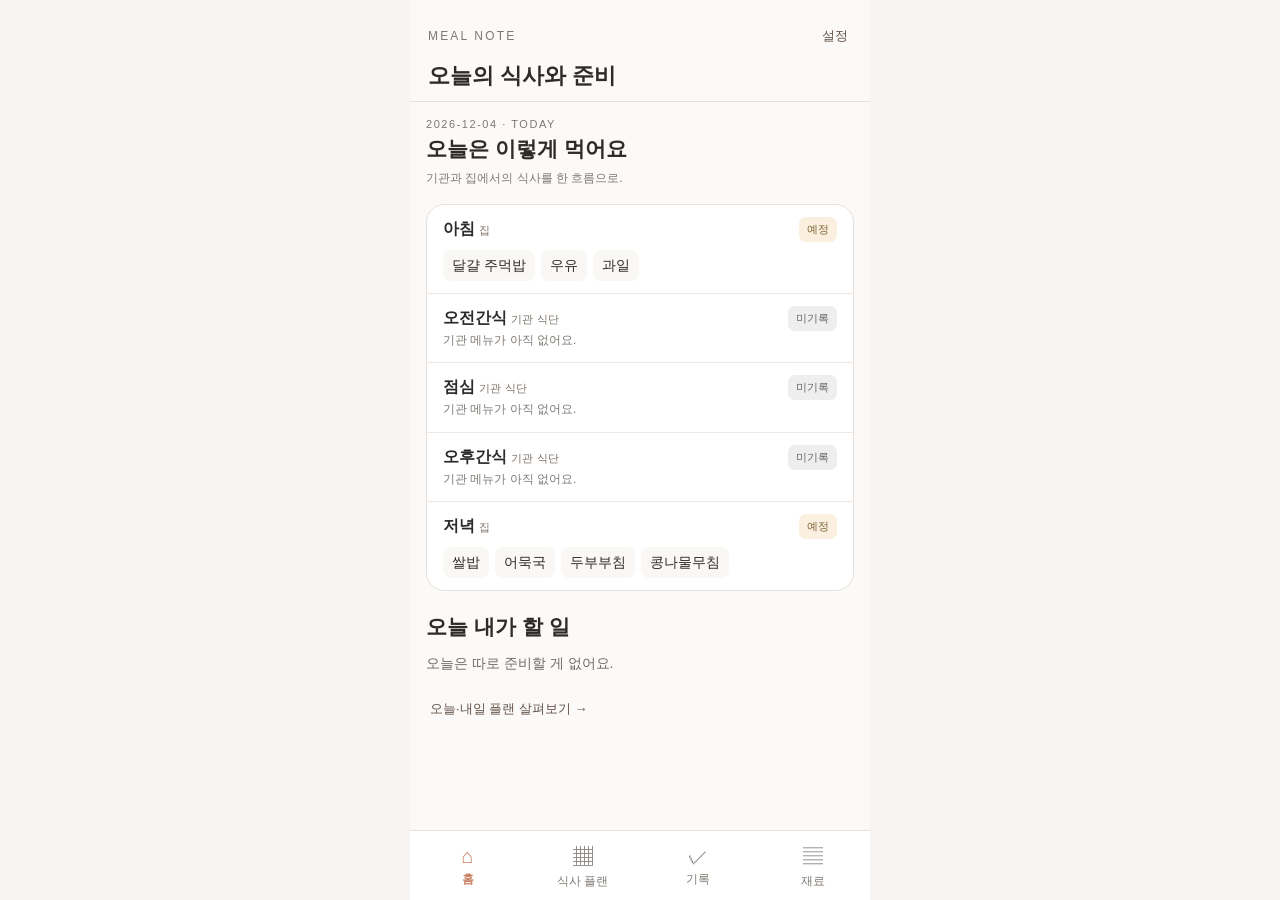
<file: index.html>
<!doctype html>
<html lang="ko">
<head>
  <meta charset="utf-8" />
  <meta name="viewport" content="width=device-width, initial-scale=1, viewport-fit=cover" />
  <title>MEAL NOTE · 오늘의 식사</title>
<meta name="theme-color" content="#fbfaf8"><meta name="referrer" content="no-referrer"><link rel="manifest" href="manifest.webmanifest"><link rel="apple-touch-icon" href="icon-192.png"><link rel="stylesheet" href="upgrade.css">
  <style>
    :root{
      --bg:#f7f5f2;
      --card:#ffffff;
      --soft:#fff6f1;
      --soft2:#f4faf7;
      --text:#2d2b2a;
      --muted:#7e7974;
      --line:#e7e1dc;
      --accent:#f0b9a2;
      --accent-deep:#c98265;
      --shadow:0 8px 24px rgba(58,46,38,.05);
    }
    *{box-sizing:border-box}
    body{
      margin:0;
      background:var(--bg);
      color:var(--text);
      font-family:-apple-system,BlinkMacSystemFont,"Apple SD Gothic Neo","Noto Sans KR","Malgun Gothic",sans-serif;
    }
    button,input{font:inherit}
    .app{max-width:460px;margin:0 auto;min-height:100vh;background:#fbfaf8}
    header{
      position:sticky;top:0;z-index:10;
      background:rgba(251,250,248,.94);backdrop-filter:blur(10px);
      border-bottom:1px solid var(--line);
      padding:14px 18px 10px;
    }
    .brand{font-size:12px;letter-spacing:.18em;color:var(--muted)}
    .title{font-size:22px;font-weight:750;margin-top:3px}
    main{padding:16px 16px 96px}
    .view{display:none}
    .view.active{display:block}
    .section{margin-bottom:16px}
    .card{
      background:var(--card);border:1px solid var(--line);border-radius:20px;
      padding:16px;box-shadow:var(--shadow);
    }
    .hero{background:var(--soft)}
    .eyebrow{font-size:11px;letter-spacing:.14em;color:var(--muted)}
    h2{font-size:21px;margin:5px 0 6px}
    h3{font-size:17px;margin:0 0 6px}
    p{margin:0}
    .muted{color:var(--muted);font-size:12px;line-height:1.6}
    .grid2{display:grid;grid-template-columns:1fr 1fr;gap:10px}
    .mini{
      background:var(--card);border:1px solid var(--line);border-radius:18px;padding:14px;
    }
    .mini .emoji{font-size:22px}
    .mini strong{display:block;margin:5px 0 3px}
    .tagrow{display:flex;gap:7px;flex-wrap:wrap;margin-top:10px}
    .tag{border:1px solid var(--line);background:#fff;border-radius:999px;padding:6px 9px;font-size:11px}
    .upload{
      border:1.5px dashed #d9d1cb;border-radius:16px;padding:22px 14px;text-align:center;
      background:#fdfcfb;cursor:pointer;
    }
    .upload:hover{background:#fff9f6}
    .btnrow{display:grid;grid-template-columns:1fr 1fr;gap:8px;margin-top:10px}
    .btn{
      border:1px solid var(--line);border-radius:13px;background:#fff;padding:11px 12px;
      cursor:pointer;color:var(--text);
    }
    .btn.primary{background:#fff0e9;border-color:#efd4c8;font-weight:700}
    .btn.full{width:100%}
    .tabs{display:flex;gap:7px;margin:12px 0}
    .tab{
      border:0;background:transparent;border-radius:999px;padding:7px 11px;color:var(--muted);cursor:pointer
    }
    .tab.active{background:#fff0e9;color:var(--text);font-weight:700}
    .inputrow{display:flex;gap:8px}
    input[type=text]{
      flex:1;border:1px solid var(--line);border-radius:14px;padding:12px 13px;background:#fff;outline:none;
    }
    input[type=text]:focus{border-color:#d8b4a5}
    .chips{display:flex;gap:7px;flex-wrap:wrap;margin-top:12px}
    .chip{
      display:inline-flex;align-items:center;gap:5px;border:1px solid var(--line);
      background:#fff;border-radius:999px;padding:7px 9px;font-size:12px;
    }
    .chip button{border:0;background:none;color:#aaa;cursor:pointer;padding:0}
    .day{border:1px solid var(--line);border-radius:20px;overflow:hidden;background:#fff;box-shadow:var(--shadow)}
    .dayhead{padding:13px 15px;display:flex;justify-content:space-between;align-items:center}
    .today{background:var(--soft)}
    .tomorrow{background:var(--soft2)}
    .row{display:grid;grid-template-columns:78px 1fr;gap:7px;padding:10px 13px;border-top:1px solid var(--line)}
    .label{font-size:12px;color:var(--muted);font-weight:700}
    .food{font-size:13px;line-height:1.55}
    .note{
      background:var(--soft);border-radius:18px;padding:14px;font-size:13px;line-height:1.6
    }
    .preview{
      margin-top:10px;border-radius:14px;overflow:hidden;border:1px solid var(--line);display:none
    }
    .preview img{display:block;width:100%}
    .bottom{
      position:fixed;left:50%;bottom:0;transform:translateX(-50%);
      width:min(460px,100%);display:grid;grid-template-columns:repeat(3,1fr);
      background:rgba(255,255,255,.96);backdrop-filter:blur(12px);border-top:1px solid var(--line)
    }
    .navbtn{
      border:0;background:transparent;padding:12px 6px 10px;color:var(--muted);cursor:pointer;font-size:11px
    }
    .navbtn span{display:block;font-size:18px;margin-bottom:3px}
    .navbtn.active{color:var(--accent-deep);font-weight:700}
    .status{margin-top:10px;font-size:12px;color:var(--accent-deep);min-height:18px}
    .ingredient-photo-label{display:block}

    .softPicker{background:#fbf8f5;border:1px solid var(--line);border-radius:18px;padding:14px;margin-top:14px}
    .pickerTitle{font-size:14px;font-weight:750}
    .pickerGroup{margin-top:15px}
    .pickerLabel{font-size:12px;font-weight:750;color:#5f5a56;margin-bottom:7px}
    .quickGrid{display:flex;flex-wrap:wrap;gap:7px}
    .quick{border:1px solid var(--line);background:#fff;border-radius:999px;padding:8px 10px;font-size:12px;cursor:pointer;color:var(--text)}
    .quick.selected{background:#fff0e9;border-color:#e9c5b5;color:#9c6049;font-weight:700}
    .ingredientSearchWrap{position:relative;margin-top:14px}
    .ingredientSearchWrap input{width:100%;border:1px solid var(--line);background:#fff;border-radius:14px;padding:12px 38px 12px 13px;font-size:13px;color:var(--text);outline:none}
    .ingredientSearchWrap input:focus{border-color:#dfc1b3;box-shadow:0 0 0 3px rgba(223,193,179,.16)}
    .searchClear{position:absolute;right:7px;top:50%;transform:translateY(-50%);width:28px;height:28px;border:0;border-radius:50%;background:#f2efec;color:#8c827b;font-size:18px;line-height:1;cursor:pointer}
    .ingredientSearchHint{font-size:11px;color:var(--muted);margin:7px 2px 0}
    .todayIngredientBox{margin-top:18px;padding:15px;background:#fff8f4;border:1px solid #ead8ce;border-radius:16px}
    .todayIngredientHead{display:flex;justify-content:space-between;gap:10px;align-items:flex-start}
    .todayIngredientSub{font-size:11px;line-height:1.5;color:var(--muted)}
    .optionalLabel{display:inline-block;margin-left:4px;padding:2px 6px;border-radius:999px;background:#f0ebe7;color:#8a817b;font-size:9px;font-weight:700;vertical-align:1px}
    .miniTextBtn{border:0;background:transparent;color:#9a7968;font-size:11px;padding:2px 0;white-space:nowrap;cursor:pointer}
    .preferredChoices{display:flex;flex-wrap:wrap;gap:7px;margin-top:12px}
    .preferredChoice{border:1px solid #e5d6ce;background:#fff;border-radius:999px;padding:8px 10px;font-size:12px;color:var(--text);cursor:pointer}
    .preferredChoice.selected{background:#3d3733;border-color:#3d3733;color:#fff;font-weight:700}
    .preferredStatus{margin-top:9px;font-size:11px;line-height:1.5;color:#9a684f;min-height:16px}
    .preferenceMark{display:inline-block;margin-top:7px;padding:5px 8px;border-radius:999px;background:#fff0e9;color:#9c6049;font-size:11px;font-weight:700}
    .planPreferenceBox{background:#fffaf7}
    .planPreferenceBox .preferredChoices{margin-top:14px}
    .customMealBox{margin:10px 13px 13px;padding:13px;border:1px dashed #dfd4cd;border-radius:14px;background:#fcfaf8}
    .customMealTitle{font-size:12px;font-weight:750;color:#5d5651;margin-bottom:4px}
    .customMealSub{font-size:11px;line-height:1.5;color:var(--muted);margin-bottom:9px}
    .customMealRow{display:grid;grid-template-columns:1fr auto;gap:7px}
    .customMealInput{width:100%;min-width:0;border:1px solid var(--line);border-radius:12px;background:#fff;padding:10px 11px;font-size:12px;color:var(--text);outline:none}
    .customMealInput:focus{border-color:#dfc1b3}
    .customMealSave{border:0;border-radius:12px;background:#403a36;color:#fff;padding:0 12px;font-size:12px;font-weight:700;cursor:pointer}
    .customMealCurrent{display:flex;justify-content:space-between;gap:10px;align-items:center;margin-top:9px;padding:9px 10px;background:#fff3ed;border-radius:11px;font-size:11px;line-height:1.45;color:#8f624e}
    .customMealReset{border:0;background:transparent;color:#8f624e;text-decoration:underline;font-size:10px;white-space:nowrap;cursor:pointer}
    .easyMealToggle{width:100%;margin-top:9px;border:1px solid #eadfd8;background:#fff;color:#665d57;border-radius:12px;padding:10px 12px;font-size:12px;font-weight:750;text-align:left}
    .easyMealBox{margin-top:9px;padding:11px;border-radius:12px;background:#f7f4f1}
    .easyMealChoices{display:flex;flex-wrap:wrap;gap:6px;margin-bottom:9px}
    .easyMealChoice{border:1px solid #e1d8d2;background:#fff;border-radius:999px;padding:7px 10px;font-size:11px;color:#625a55}
    .easyMealChoice.active{background:#403a36;color:#fff;border-color:#403a36}
    .easyMealHelp{font-size:10px;line-height:1.5;color:var(--muted);margin-top:7px}
    .recordBox{margin:0 13px 13px;padding:14px;border:1px solid #e8dfd9;border-radius:14px;background:#fffdfa}
    .recordTitle{font-weight:800;font-size:13px;margin-bottom:5px}
    .recordSub{font-size:10px;line-height:1.5;color:var(--muted);margin-bottom:10px}
    .recordToggles{display:flex;gap:7px;flex-wrap:wrap;margin-bottom:10px}
    .recordToggle{border:1px solid #e3dad4;background:#fff;border-radius:999px;padding:8px 11px;font-size:11px}
    .recordToggle.active{background:#403a36;color:#fff;border-color:#403a36}
    .recordSave{width:100%;border:0;border-radius:11px;padding:10px;background:#403a36;color:white;font-weight:800}
    .recordSaved{margin-top:8px;font-size:10px;color:#8f624e}
    .shoppingList{display:flex;flex-direction:column;gap:7px;margin-top:9px}
    .shoppingItem{display:flex;align-items:center;gap:8px;font-size:11px;line-height:1.35}
    .shoppingItem input{width:16px;height:16px;accent-color:#7f6a5e}
    .shoppingEmpty{font-size:11px;line-height:1.5;color:var(--muted);margin-top:7px}
    .shoppingHead{font-size:11px;font-weight:800;color:#514943;margin-top:6px}

    .homeDayToggle{display:flex;align-items:center;justify-content:space-between;gap:10px;margin-top:10px;padding:11px 12px;border:1px solid #eadfd8;border-radius:12px;background:#fff}
    .homeDayToggle label{font-size:11px;font-weight:750}
    .compactDetails{margin:10px 13px 13px;border:1px solid #e8dfd9;border-radius:14px;background:#fff;overflow:hidden}
    .compactDetails>summary{list-style:none;cursor:pointer;padding:13px 14px;font-size:12px;font-weight:800;color:#514943;display:flex;align-items:center;justify-content:space-between;gap:10px}
    .compactDetails>summary::-webkit-details-marker{display:none}
    .compactDetails>summary::after{content:'⌄';font-size:16px;color:#9b918a;line-height:1;transition:transform .15s ease}
    .compactDetails[open]>summary::after{transform:rotate(180deg)}
    .compactDetailsBody{padding:0 13px 13px;border-top:1px solid #f0e9e4}
    .compactDetailsHint{font-size:10px;color:var(--muted);font-weight:500}
    .compactSaved{font-size:10px;color:#9a684f;font-weight:700}
    .planPreferenceDetails{margin:0 0 14px;background:#fffaf7}
    .planPreferenceDetails .compactDetailsBody{padding-top:12px}




    .categoryBlock.searchMatch{border-top:0;padding-top:5px}
    .softPicker.emptySearch{font-size:12px;color:var(--muted);line-height:1.6}



    .storeTab{border:1px solid var(--line);background:#fff;border-radius:14px;padding:11px 5px;color:var(--muted);cursor:pointer}
    .storeTab.active{background:#fff0e9;border-color:#edcfc2;color:var(--text);font-weight:750}
    .categoryBlock{padding:13px 0;border-top:1px solid var(--line)}
    .categoryBlock:first-child{border-top:0;padding-top:0}
    .categoryBlock:last-child{padding-bottom:0}
    .categoryName{font-size:13px;font-weight:750;margin-bottom:8px}
    .homeMark{display:inline-block;margin-top:5px;color:#a66b53;font-size:11px;background:#fff4ef;padding:4px 7px;border-radius:999px}
    .flexTitle{display:flex;justify-content:space-between;align-items:flex-start;gap:10px}
    .futureRow{display:grid;grid-template-columns:52px 1fr;gap:11px;padding:13px 0;border-top:1px solid var(--line)}
    .futureRow:first-of-type{margin-top:10px}
    .futureDate{display:flex;flex-direction:column;font-size:13px}
    .futureDate span{font-size:11px;color:var(--muted);margin-top:2px}
    .futureRow>div:last-child{font-size:13px;line-height:1.5}
    .consume{display:flex;flex-direction:column;gap:8px;margin-top:10px;font-size:12px}
    .consume span{padding:9px 10px;background:#faf8f6;border-radius:12px}
    .consume b{display:inline-block;width:42px;color:#a66b53}


    .profileCard{background:#fff}

    .profileTop{display:flex;justify-content:space-between;gap:12px;align-items:flex-start}
    .editProfile{border:1px solid var(--line);background:#fff;border-radius:999px;padding:7px 11px;color:#9a6b57;cursor:pointer;font-size:12px}
    .profileSummary{margin-top:12px;padding:12px 13px;border:1px solid var(--line);background:#fbfaf8;border-radius:14px;font-size:13px;line-height:1.65}

    .profileGrid{display:grid;grid-template-columns:1fr 1fr;gap:10px}
    .fieldLabel{display:block;font-size:11px;color:var(--muted);margin:0 0 5px 2px}
    .field{width:100%;border:1px solid var(--line);background:#fff;border-radius:12px;padding:10px;color:var(--text)}
    .activityBtns{display:grid;grid-template-columns:repeat(3,1fr);gap:7px}
    .activity{border:1px solid var(--line);background:#fff;border-radius:12px;padding:9px 5px;color:var(--muted);cursor:pointer}
    .activity.active{background:#fff0e9;border-color:#edcfc2;color:var(--text);font-weight:700}
    .growthStats{display:grid;grid-template-columns:repeat(3,1fr);gap:8px}
    .growthStats>div{border:1px solid var(--line);border-radius:14px;padding:11px 8px;background:#fbfaf8}
    .growthStats span,.growthStats small{display:block;color:var(--muted);font-size:10px}
    .growthStats strong{display:block;font-size:16px;margin:4px 0}
    .officialLink{display:inline-block;margin-top:10px;color:#a66b53;font-size:12px;text-decoration:none}
    .energyHero{margin-top:12px}
    .energyHero>div:first-child{display:flex;justify-content:space-between;align-items:baseline;gap:10px;padding:12px 0}
    .energyHero>div:first-child span{font-size:12px;color:var(--muted)}
    .energyHero>div:first-child strong{font-size:24px}
    .compareBox{display:grid;grid-template-columns:1fr 1fr;gap:7px;background:#fff;border-radius:14px;padding:12px}
    .compareBox b{grid-column:1/-1;font-size:12px;margin-bottom:1px}
    .compareBox span{font-size:11px;border:1px solid var(--line);border-radius:999px;padding:6px 8px;text-align:center}
    .number{font-size:18px;font-weight:800;margin:5px 0 2px}
    .dailyFoodRow{display:grid;grid-template-columns:30px 1fr;gap:8px;padding:11px 0;border-top:1px solid var(--line)}
    .dailyFoodRow:first-of-type{margin-top:8px}
    .dailyFoodRow span{font-size:20px}
    .dailyFoodRow b{display:block;font-size:13px}
    .dailyFoodRow small{display:block;color:var(--muted);font-size:11px;margin-top:2px;line-height:1.5}


    .recipeBox{margin:0 18px 14px;border:1px solid var(--line);border-radius:14px;background:#fff;overflow:hidden}
    .recipeBox summary{cursor:pointer;padding:13px 15px;font-weight:800;list-style:none}
    .recipeBox summary::-webkit-details-marker{display:none}
    .recipeInner{padding:0 15px 14px}
    .recipeNote{font-size:12px;color:#777;line-height:1.55;margin-bottom:10px}
    .recipeDish{padding:14px 0;border-top:1px solid var(--line)}
    .recipeDish:first-of-type{border-top:0}
    .recipeDishHead{display:flex;justify-content:space-between;gap:12px;align-items:baseline}
    .recipeDishHead b{font-size:16px}
    .recipeDishHead span{font-size:12px;color:#9b7a67;white-space:nowrap}
    .recipeMeta{font-size:12px;color:#827b75;margin-top:5px}
    .recipeIngredients{margin-top:8px;padding:9px 10px;border-radius:10px;background:#faf7f4;font-size:12px;line-height:1.55;color:#5e5a57}
    .recipeIngredients strong{color:#2f2d2b;margin-right:5px}
    .recipeDish ol{margin:10px 0 0 20px;padding:0;color:#4f4b47;font-size:13px;line-height:1.75}
    .videoBtn{display:flex;align-items:center;gap:10px;margin-top:12px;padding:12px 13px;border-radius:12px;background:#fff7f2;border:1px solid #ead8cc;color:#3c3834;text-decoration:none}
    .videoBtn b{display:block;font-size:13px;margin-bottom:2px}
    .videoBtn small{display:block;font-size:11px;line-height:1.45;color:#8a7467}
    .videoIcon{display:flex;align-items:center;justify-content:center;width:30px;height:30px;border-radius:50%;background:#e7c1ad;font-size:12px;flex:0 0 30px}
    .videoBtn.searchOnly{background:#fafafa;border-color:#e6e3e0}
    .videoBtn.searchOnly .videoIcon{background:#ece9e6}

    .videoRule{display:inline-block;margin-top:5px;color:#9a7968}


    .weeklyCard{margin:0 0 22px;padding:20px 18px;border:1px solid var(--line);border-radius:22px;background:#fff}
    .weeklyEyebrow{font-size:11px;letter-spacing:.14em;color:#8b8179;margin-bottom:7px}
    .weeklyTitle{font-size:21px;font-weight:800;line-height:1.4;margin-bottom:8px}
    .weeklySub{font-size:13px;color:#6c6763;line-height:1.6;margin-bottom:18px}
    .nutriRow{margin:14px 0}
    .nutriTop{display:flex;justify-content:space-between;gap:12px;font-size:14px}
    .nutriTop span{color:#7a746f;font-size:12px}
    .nutriTrack{height:9px;background:#f1ece8;border-radius:999px;overflow:hidden;margin:7px 0 5px}
    .nutriFill{height:100%;background:#d9b7a4;border-radius:999px}
    .nutriDesc{font-size:12px;color:#8a8580}
    .weeklyReassure{margin-top:18px;padding:14px 15px;border-radius:14px;background:#fbf6f1;font-size:14px;line-height:1.6;color:#5f574f}
    .weeklyLegend{display:flex;align-items:center;justify-content:space-between;gap:10px;margin:6px 0 18px}
    .weeklyLegend small{color:#8a817b;font-size:10px}
    .nutriRow{padding:2px 0 8px}
    .nutriName{display:flex;align-items:center;gap:6px}
    .nutriIcon{font-size:18px}
    .nutriTrack{height:10px;background:#f3f0ed;border-radius:999px;overflow:hidden;margin:8px 0 6px}
    .nutriFill{height:100%;border-radius:999px}
    .nutriFill.carb{background:#53b85f}
    .nutriFill.protein{background:#f07f35}
    .nutriFill.fat{background:#f1c94b}
    .nutriFill.vitamin{background:#8b58df}
    .nutriFill.mineral{background:#df7b78}
    .nutriFoods{font-size:11px;line-height:1.6;color:#817a75;margin-top:4px}
    .nutriFoods b{color:#5c5652}
    .weeklyBadge{display:inline-flex;align-items:center;padding:6px 10px;border-radius:999px;background:#f4f5fb;color:#4b5066;font-size:11px;font-weight:800}
    .institutionCard.off{background:#faf9f7}
    .institutionCard.off .institutionBody{display:none}
    .institutionOffNote{display:none;margin-top:8px;font-size:11px;line-height:1.55;color:#8a817b}
    .institutionCard.off .institutionOffNote{display:block}
    .institutionCard.off h3{margin-bottom:0}



    .reassureBox{margin:14px 18px 18px;padding:16px 17px;border-radius:16px;background:#fbf6f1;border:1px solid #eadfd6}
    .reassureEyebrow{font-size:11px;letter-spacing:.13em;color:#9b7a67;margin-bottom:6px}
    .reassureTitle{font-size:18px;font-weight:800;margin-bottom:7px}
    .reassureBody{font-size:14px;line-height:1.65;color:#5e5a57}
    .manualMeal{margin-top:14px;padding-top:4px;border-top:1px solid var(--line)}
    .mealText{width:100%;min-height:78px;resize:vertical;border:1px solid var(--line);background:#fff;border-radius:13px;padding:10px 11px;color:var(--text);font:inherit;line-height:1.55}
    .missingMeal{display:inline-block;background:#f6f3ef;color:#8b817a;border-radius:999px;padding:5px 8px;font-size:11px}
    .ingredientUsed{display:inline-block;margin-top:6px;color:#a66b53;background:#fff3ed;border-radius:999px;padding:5px 8px;font-size:11px}

    @media (max-width:360px){.grid2{grid-template-columns:1fr}.row{grid-template-columns:70px 1fr}}
  </style>

<style>
.testerWelcome{position:fixed;inset:0;z-index:99999;background:rgba(45,42,39,.38);display:flex;align-items:flex-end;justify-content:center;padding:0}
.testerSheet{width:min(100%,520px);background:#fffdfa;border-radius:24px 24px 0 0;padding:30px 22px 28px;box-shadow:0 -12px 40px rgba(0,0,0,.12)}
.testerBadge{font-size:10px;letter-spacing:.12em;color:#a17d6b;font-weight:700;margin-bottom:12px}
.testerSheet h2{font-size:25px;line-height:1.35;margin:0 0 12px;color:#302d2a}
.testerSheet>p{font-size:14px;line-height:1.7;color:#706a65;margin:0 0 20px}
.testerSteps{display:grid;gap:9px;margin:0 0 18px}
.testerSteps div{display:flex;align-items:center;gap:10px;padding:11px 12px;background:#f7f4f1;border-radius:12px;font-size:13px;color:#4e4945}
.testerSteps b{display:flex;width:23px;height:23px;border-radius:50%;align-items:center;justify-content:center;background:#ead4c8;color:#5f4c42;font-size:11px}
.testerPrivacy{font-size:11px;line-height:1.55;color:#948b84;margin-bottom:16px}
.testerStart{width:100%;border:0;border-radius:14px;padding:15px;background:#38332f;color:white;font-size:15px;font-weight:700}
.testFeedback{margin:18px 16px 92px;padding:18px;border:1px solid #e6ded8;border-radius:16px;background:#fffdfa}
.testFeedback h3{margin:0 0 6px;font-size:15px}.testFeedback p{margin:0;font-size:12px;line-height:1.6;color:#7c746e}
</style>

<link rel="stylesheet" href="experience.css">
</head>
<body>
<div class="app">
  <header>
    <div class="topline"><div class="brand">MEAL NOTE</div><button class="textbtn" data-open="settings">설정</button></div>
    <div class="title" id="headerTitle">오늘의 식사와 준비</div>
  </header>

  <main>
<section class="view active" id="home"><div id="homeContent"></div></section>
<section class="view" id="records"><div class="section"><div class="eyebrow">MEAL DIARY</div><h2>실제로 뭘 먹었지?</h2><div class="datebar"><button class="btn" id="prevDate" aria-label="이전 날짜">‹</button><input type="date" id="recordDate" aria-label="기록 날짜"><button class="btn" id="nextDate" aria-label="다음 날짜">›</button><button class="btn" id="recordToday">오늘</button></div></div><div id="recordContent"></div><div id="weekContent"></div></section>
<section class="view" id="settings"><h2>설정</h2><button class="btn full" data-open="guide">아이 정보 · 하루 기준</button><button class="btn full" data-open="school">기관 식단 등록</button></section>
<section class="view" id="school"><h2>기관 식단 등록</h2><div id="schoolMount"></div></section>
    <!-- GUIDE -->
    <section class="view" id="guide">
      <div class="section card profileCard">
        <div class="profileTop">
          <div>
            <div class="eyebrow">MY CHILD</div>
            <h2 id="profileHeadline">우리 아이 기준으로 볼게요</h2>
            <p class="muted" id="profileIntro">생년월일·키·체중·활동량과 평소 식사 방식을 넣으면 아이 기준에 맞춰 보여줘요.</p>
          </div>
          <button class="editProfile" id="editProfile" style="display:none">수정</button>
        </div>

        <div id="profileSummary" class="profileSummary" style="display:none"></div>

        <div id="profileForm">
        <div class="profileGrid" style="margin-top:14px">
          <div>
            <label class="fieldLabel">성별</label>
            <select id="childSex" class="field">
              <option value="남자">남아</option>
              <option value="여자">여아</option>
            </select>
          </div>
          <div>
            <label class="fieldLabel">생년월일</label>
            <input id="childBirth" class="field" type="date">
          </div>
          <div>
            <label class="fieldLabel">키 (cm)</label>
            <input id="childHeight" class="field" type="number" step="0.1" placeholder="예: 112.0">
          </div>
          <div>
            <label class="fieldLabel">체중 (kg)</label>
            <input id="childWeight" class="field" type="number" step="0.1" placeholder="예: 18.0">
          </div>
        </div>

        <div style="margin-top:11px">
          <label class="fieldLabel">평소 활동량</label>
          <div class="activityBtns">
            <button class="activity active" data-act="보통">보통</button>
            <button class="activity" data-act="적음">적은 편</button>
            <button class="activity" data-act="많음">많은 편</button>
          </div>
        </div>
        <div style="margin-top:12px">
          <label class="fieldLabel">평일 기관 식사</label>
          <select id="institutionMeals" class="field">
            <option value="있음">유치원·어린이집에서 먹어요</option>
            <option value="없음">기관 식사 없이 집에서 먹어요</option>
          </select>
        </div>
        <div class="profileGrid" style="margin-top:12px">
          <div>
            <label class="fieldLabel">식사 단계</label>
            <select id="mealStage" class="field">
              <option value="유아식">유아식</option>
              <option value="일반식">일반식</option>
            </select>
          </div>
          <div>
            <label class="fieldLabel">간 정도</label>
            <select id="saltPreference" class="field">
              <option value="일반">일반</option>
              <option value="싱겁게">싱겁게</option>
              <option value="저염식">저염식</option>
            </select>
          </div>
        </div>
        <div class="note" style="margin-top:10px">
          간 정도는 집에서 평소 먹는 방식에 맞춰 선택해요. <b>저염식</b>을 고르면 양념을 처음부터 적게 넣고 아이 몫을 먼저 덜도록 레시피를 조정해요.
          <br><span class="muted">이유식(초기·중기·후기·완료기)은 다음 확장 단계에서 추가할 예정이에요.</span>
        </div>
        <button class="btn primary full" id="saveProfile" style="margin-top:12px">우리 아이 정보 적용</button>
        <div class="status" id="profileStatus"></div>
        </div>
      </div>

      <div class="section card growthCard">
        <div class="flexTitle">
          <div><div class="eyebrow">GROWTH POSITION</div><h3 style="margin-top:4px">지금 어디쯤 있을까?</h3></div>
          <span class="muted" id="childAgeLabel">정보를 입력해 주세요</span>
        </div>
        <div class="growthStats" style="margin-top:13px">
          <div><span>키</span><strong id="heightStat">—</strong><small id="heightPct">공식 백분위 확인</small></div>
          <div><span>체중</span><strong id="weightStat">—</strong><small id="weightPct">공식 백분위 확인</small></div>
          <div><span>BMI</span><strong id="bmiStat">—</strong><small id="bmiPct">키·체중이 같으면 BMI 값도 같아요</small></div>
        </div>
        <p class="muted" style="margin-top:12px">BMI 숫자 자체는 키와 체중으로 계산하므로 나이·성별을 바꿔도 키·체중이 같으면 그대로예요. 대신 성장에서 중요한 것은 같은 BMI가 또래에서 어느 위치인지 보는 ‘BMI 백분위’예요. 이 프로토타입은 그 부분을 임의 추정하지 않고 공식 계산기로 연결해요.</p>
        <a class="officialLink" href="https://knhanes.kdca.go.kr/knhanes/grtcht/main.do" target="_blank" rel="noopener">질병관리청 성장상태 측정계산기 ↗</a>
      </div>

      <div class="section card hero">
        <div class="eyebrow" id="guideEyebrow">DAILY GUIDE · AGE 6–8</div>
        <h2 id="guideTitle">7세 남아 하루 기준</h2>
        <div class="energyHero">
          <div><span>하루 에너지 필요추정량</span><strong id="energyValue">약 1,700 kcal</strong></div>
          <div class="compareBox">
            <b>엄마 음식으로 감 잡아보면</b>
            <span id="compareKimbap">김밥 약 4줄</span>
            <span id="compareCake">조각 케이크 약 5개</span>
            <span id="compareLatte">카페라테 약 8잔</span>
          </div>
        </div>
        <p class="muted" id="kdriAgeNote" style="margin-top:10px">화면의 ‘7세’는 부모가 익숙하게 보는 나이이고, 영양 기준은 실제 만 나이에 맞는 KDRI 연령구간을 적용해요.</p>
        <p class="muted" style="margin-top:6px">비교 음식 열량은 제품·크기에 따라 크게 달라지는 ‘감 잡기용’ 예시예요.</p>
      </div>

      <div class="section grid2 nutrientGrid">
        <div class="mini"><div class="emoji">🥩</div><strong>단백질</strong><div class="number" id="proteinValue">35 g/일</div><div class="muted">권장섭취량</div></div>
        <div class="mini"><div class="emoji">🥛</div><strong>칼슘</strong><div class="number" id="calciumValue">700 mg/일</div><div class="muted">권장섭취량</div></div>
        <div class="mini"><div class="emoji">🍚</div><strong>탄수화물</strong><div class="number" id="carbRange">약 213–276 g</div><div class="muted">에너지의 50–65% 환산</div></div>
        <div class="mini"><div class="emoji">🥑</div><strong>지방</strong><div class="number" id="fatRange">약 28–57 g</div><div class="muted">에너지의 15–30% 환산</div></div>
      </div>

      <div class="section card">
        <h3>숫자를 식사로 바꿔보면</h3>
        <div class="dailyFoodRow"><span>🍚</span><div><b>밥·빵·면</b><small>세 끼에 나눠 기본 에너지 채우기</small></div></div>
        <div class="dailyFoodRow"><span>🥩</span><div><b>고기·생선·달걀·두부</b><small>한 가지에 몰지 말고 끼니마다 나눠 먹기</small></div></div>
        <div class="dailyFoodRow"><span>🥛</span><div><b>우유·요구르트·치즈</b><small>칼슘은 하루 전체와 주간 흐름으로 확인</small></div></div>
        <div class="dailyFoodRow"><span>🍎</span><div><b>채소·과일</b><small>한 번에 많이보다 여러 끼에서 조금씩 만나기</small></div></div>
      </div>

      <div class="note">기준 숫자를 ‘매일 정확히 맞혀야 하는 목표’로 쓰기보다, 오늘과 이번 주에 어느 쪽이 비었는지 찾는 기준으로 써요.</div>
      <p class="muted" style="margin:10px 4px 0">기준: 보건복지부·한국영양학회 2025 한국인 영양소 섭취기준. 성장 위치는 질병관리청 2017 소아청소년 성장도표 기준을 연결하는 방향.</p>
    </section>

    <!-- INPUT -->
    <section class="view" id="input">
      <div class="section">
        <div class="eyebrow">MEAL SETUP</div>
        <h2>우리집에 뭐가 있지?</h2>
        <p class="muted">냉장·냉동·상온에 있는 재료를 관리해요.</p>
      </div>

      <div class="section card institutionCard" id="institutionMealCard">
        <h3>🏫 유치원·어린이집 식단</h3>
        <div class="institutionOffNote">현재 <b>집에서 세 끼</b> 설정이라 기관 식단 입력은 사용하지 않아요.</div>
        <div class="institutionBody" id="institutionMealBody">
        <p class="muted">식단표 사진이나 캡처 이미지를 올려주세요.</p>
        <label class="upload" for="mealFile" style="display:block;margin-top:13px">
          <div style="font-size:26px">＋</div>
          <strong>식단표 사진 올리기</strong>
          <div class="muted" style="margin-top:4px">사진 · 캡처 이미지</div>
        </label>
        <input id="mealFile" type="file" accept="image/*" hidden />
        <div class="preview" id="mealPreview"><img id="mealPreviewImg" alt="식단표 미리보기"></div>
        <div class="status" id="mealStatus"></div>

        <div class="manualMeal">
          <div class="pickerLabel" style="margin-top:16px">식단 내용을 직접 넣거나 수정할 수 있어요</div>
          <label class="fieldLabel">오늘 기관 식단</label>
          <textarea id="schoolToday" class="mealText" placeholder="예: 오전 요구르트 / 점심 쌀밥, 소고기탕국... / 오후 우유"></textarea>
          <label class="fieldLabel" style="margin-top:10px">내일 기관 식단</label>
          <textarea id="schoolTomorrow" class="mealText" placeholder="예: 오전 시리얼·우유 / 점심 흑미밥, 시락국..."></textarea>
          <button class="btn primary full" id="saveSchoolMeals" style="margin-top:10px">유치원 식단 저장</button>
        </div>

        <div class="note" style="margin-top:10px">
          사진은 참고용으로 볼 수 있어요. 식단 내용은 위 칸에 직접 입력해 주세요.
        </div>
        </div>
      </div>

      <div class="section card">
        <h3>🏠 우리집에 있는 재료</h3>
        <p class="muted">냉장·냉동·상온에서 자주 쓰는 기본 재료를 넉넉히 넣었어요. 있는 것만 톡톡 골라주세요.</p>

        <div class="storeTabs" style="display:grid;grid-template-columns:repeat(3,1fr);gap:8px;margin-top:14px">
          <button class="storeTab active" data-store="냉장">🧊 냉장</button>
          <button class="storeTab" data-store="냉동">❄️ 냉동</button>
          <button class="storeTab" data-store="상온">🥫 상온</button>
        </div>


        <div class="ingredientSearchWrap">
          <input id="ingredientSearch" type="search" placeholder="재료 검색 · 예: 닭, 고등어, 브로콜리" />
          <button id="ingredientSearchClear" class="searchClear" type="button" aria-label="검색 지우기">×</button>
        </div>
        <div id="ingredientSearchHint" class="ingredientSearchHint">선택지를 보다가 생각난 재료는 검색해도 돼요.</div>

        <div id="guidedPicker" class="softPicker"></div>

        <div style="margin-top:15px">
          <div class="pickerLabel">목록에 없어요</div>
          <div class="inputrow">
            <input id="ingredientInput" type="text" placeholder="직접 입력해도 돼요" />
            <button class="btn primary" id="addIngredient">추가</button>
          </div>
        </div>

        <div class="btnrow">
          <label class="btn ingredient-photo-label" for="ingredientFile">📷 사진으로 추가</label>
          <button class="btn" id="clearIngredients">전체 지우기</button>
        </div>
        <input id="ingredientFile" type="file" accept="image/*" hidden />
        <div class="preview" id="ingredientPreview"><img id="ingredientPreviewImg" alt="재료 사진 미리보기"></div>

        <div style="margin-top:16px">
          <div class="pickerLabel">지금 우리집에 있는 것 <span id="ingredientCount" style="color:var(--accent-deep)"></span></div>
          <div class="chips" id="ingredientChips"></div>
        </div>

        

        <div class="status" id="ingredientStatus"></div>
      </div>
    </section>

<section class="view" id="plan"><div class="section"><div class="eyebrow">5 DAY MEAL PLAN</div><h2>앞으로 뭘 먹이지?</h2><p class="muted">오늘·내일은 자세히, 이후 3일은 가볍게 정해요. 확정한 집 식사에 맞춰 준비할 일을 알려드려요.</p></div>      <details class="section compactDetails planPreferenceDetails">
        <summary>
          <span>⭐ 오늘 쓰고 싶은 재료 <span class="compactDetailsHint">필요할 때만 선택</span></span>
        </summary>
        <div class="compactDetailsBody">
          <div class="todayIngredientHead">
            <div>
              <div class="todayIngredientSub">오늘 먼저 쓰고 싶은 재료가 있을 때만 골라주세요. 선택하지 않아도 식단은 추천돼요.</div>
            </div>
            <button id="clearPreferred" class="miniTextBtn" type="button">전체 해제</button>
          </div>
          <div id="preferredIngredientChoices" class="preferredChoices"></div>
          <div id="preferredStatus" class="preferredStatus"></div>
        </div>
      </details>
<div id="planContent"></div><div id="shoppingContent"></div></section>
  <details id="dataSettings" class="section compactDetails">
  <summary>기록 보관 · 데이터 관리</summary>
  <div class="compactDetailsBody">
    <p id="storageStatus" class="muted" role="status">기록은 이 브라우저에 저장됩니다. 기기 간 자동 동기화는 아직 연결하지 않았어요.</p>
    <button id="exportBackup" class="btn">기록 백업 파일 저장</button>
    <label class="btn" for="importBackup">백업 파일 불러오기</label>
    <input id="importBackup" type="file" accept="application/json,.json" hidden>
    <div id="restoreReview" hidden><p id="restoreSummary"></p><button id="confirmRestore" class="btn">이 백업으로 복원</button><button id="cancelRestore" class="btn">취소</button></div>
    <p class="muted">백업 파일에는 아이 정보와 식사 기록이 포함됩니다. 개인 보관 장소에 저장해 주세요. 복원 전 현재 기록을 되돌리기 사본으로 보관합니다.</p>
    <button id="undoRestore" class="btn" hidden>복원 전 기록으로 되돌리기</button>
    <button id="installApp" class="btn">홈 화면에 추가하는 방법</button><p id="installHelp" class="muted"></p>
    <button id="persistData" class="btn">이 기기에 기록 보관 요청</button>
    <p class="muted">브라우저가 보관 요청을 허용해도 직접 인터넷 기록을 지우면 삭제될 수 있어요. 백업 파일은 별도로 보관해 주세요.</p>
    
    <p class="muted">준비할 일은 앱 안에서 확인할 수 있어요. 앱을 닫아도 오는 알림은 아직 지원하지 않습니다.</p>
  </div>
</details>
</main>

  
<div class="testFeedback" hidden>
  <h3>써보니 어땠나요?</h3>
  <p>헷갈렸던 곳, 필요 없었던 기능, “이건 있었으면 좋겠다” 싶은 점을 편하게 알려주세요. 가족 테스트에서는 좋은 점보다 <b>막힌 순간</b>을 찾는 게 더 중요해요.</p>
</div>

<nav class="bottom" aria-label="주요 메뉴"><button class="navbtn active" data-open="home"><span>⌂</span>홈</button><button class="navbtn" data-open="plan"><span>▦</span>식사 플랜</button><button class="navbtn" data-open="records"><span>✓</span>기록</button><button class="navbtn" data-open="input"><span>▤</span>재료</button></nav>
</div>



<div id="testerWelcome" class="testerWelcome" style="display:none">
  <div class="testerSheet">
    <div class="testerBadge">MEAL NOTE · v20</div>
    <h2>우리 아이 식사,<br>한번 같이 정리해볼까요?</h2>
    <p>요리를 잘하지 않아도 괜찮아요. 아이 정보와 유치원 식단, 집에 있는 재료와 오늘 먼저 쓰고 싶은 재료를 알려주면 이번 주 식사를 함께 정리해드려요.</p>
    <div class="testerSteps">
      <div><b>1</b><span>아이 정보 입력</span></div>
      <div><b>2</b><span>유치원 식단 입력</span></div>
      <div><b>3</b><span>집에 있는 재료 선택</span></div>
      <div><b>4</b><span>식사 플랜 확인</span></div>
    </div>
    <div class="testerPrivacy">아이 이름은 입력하지 않아도 돼요. 이 테스트 버전의 입력 내용은 현재 사용 중인 기기에 저장됩니다.</div>
    <button id="startFamilyTest" class="testerStart">시작하기</button>
  </div>
</div>




<dialog id="mealEditor"><form id="editorForm"><div class="editorHead"><h2 id="editorTitle"></h2><button type="button" id="closeEditor" class="btn" aria-label="닫기">닫기</button></div><p class="muted">바꾸고 싶은 음식만 수정하세요. 나머지는 그대로 남아요.</p><div id="editorItems"></div><button type="button" class="btn" id="addDish">＋ 메뉴 추가</button><datalist id="dishOptions"></datalist><div class="editorFooter"><button type="submit" class="btn primary full" id="saveEditor">저장</button></div><p id="editorError" role="alert"></p></form></dialog><div id="toast" role="status" hidden></div><script src="storage.js"></script><script src="meals.js"></script><script src="app.js"></script><script src="experience.js"></script><script src="upgrade.js"></script></body>
</html>
</file>
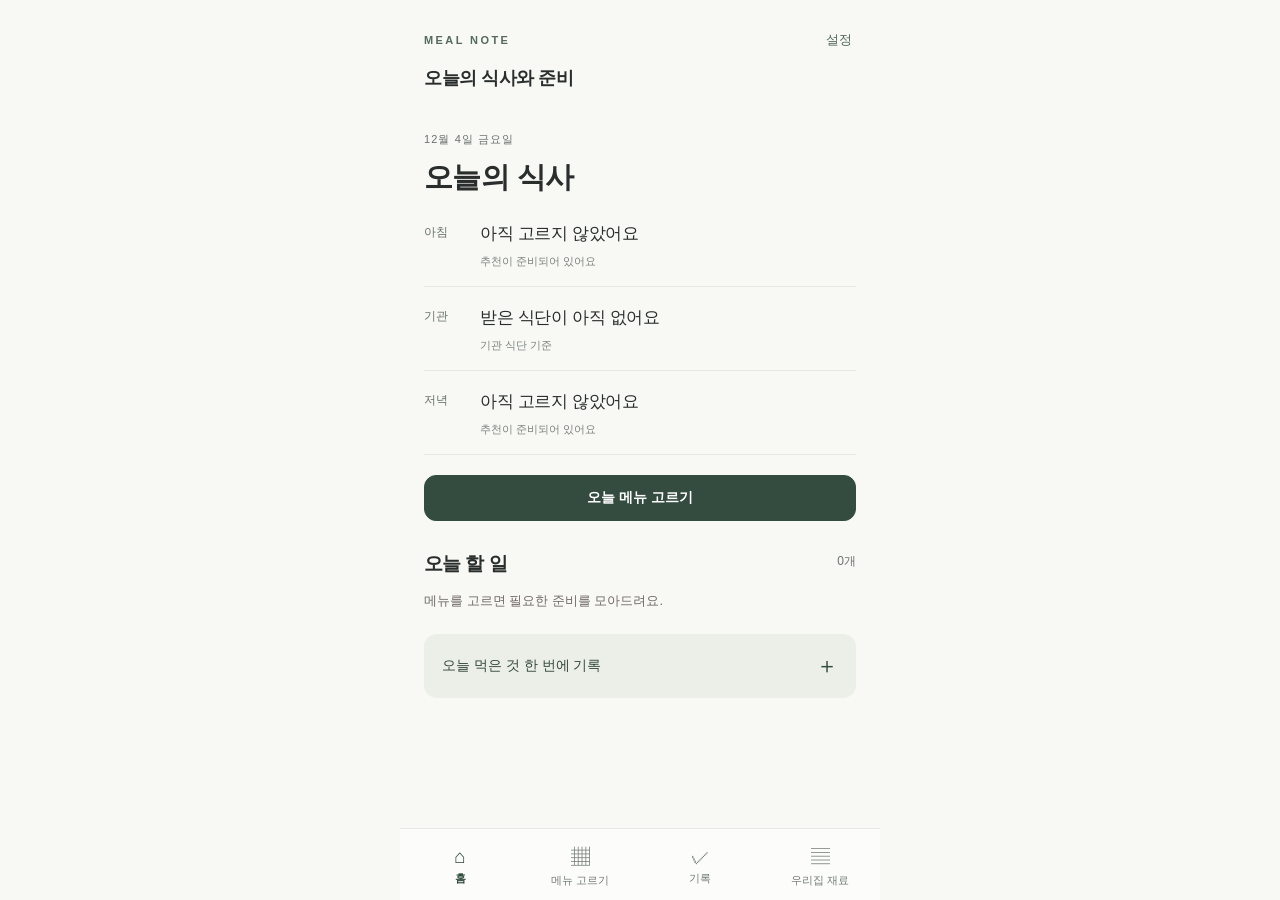
<file: v21-test/index.html>
<!doctype html>
<html lang="ko">
<head>
  <meta charset="utf-8" />
  <meta name="viewport" content="width=device-width, initial-scale=1, viewport-fit=cover" />
  <title>MEAL NOTE · 오늘의 식사</title>
<meta name="theme-color" content="#fbfaf8"><meta name="referrer" content="no-referrer"><link rel="manifest" href="manifest.webmanifest"><link rel="apple-touch-icon" href="icon-192.png"><link rel="stylesheet" href="upgrade.css">
  <style>
    :root{
      --bg:#f7f5f2;
      --card:#ffffff;
      --soft:#fff6f1;
      --soft2:#f4faf7;
      --text:#2d2b2a;
      --muted:#7e7974;
      --line:#e7e1dc;
      --accent:#f0b9a2;
      --accent-deep:#c98265;
      --shadow:0 8px 24px rgba(58,46,38,.05);
    }
    *{box-sizing:border-box}
    body{
      margin:0;
      background:var(--bg);
      color:var(--text);
      font-family:-apple-system,BlinkMacSystemFont,"Apple SD Gothic Neo","Noto Sans KR","Malgun Gothic",sans-serif;
    }
    button,input{font:inherit}
    .app{max-width:460px;margin:0 auto;min-height:100vh;background:#fbfaf8}
    header{
      position:sticky;top:0;z-index:10;
      background:rgba(251,250,248,.94);backdrop-filter:blur(10px);
      border-bottom:1px solid var(--line);
      padding:14px 18px 10px;
    }
    .brand{font-size:12px;letter-spacing:.18em;color:var(--muted)}
    .title{font-size:22px;font-weight:750;margin-top:3px}
    main{padding:16px 16px 96px}
    .view{display:none}
    .view.active{display:block}
    .section{margin-bottom:16px}
    .card{
      background:var(--card);border:1px solid var(--line);border-radius:20px;
      padding:16px;box-shadow:var(--shadow);
    }
    .hero{background:var(--soft)}
    .eyebrow{font-size:11px;letter-spacing:.14em;color:var(--muted)}
    h2{font-size:21px;margin:5px 0 6px}
    h3{font-size:17px;margin:0 0 6px}
    p{margin:0}
    .muted{color:var(--muted);font-size:12px;line-height:1.6}
    .grid2{display:grid;grid-template-columns:1fr 1fr;gap:10px}
    .mini{
      background:var(--card);border:1px solid var(--line);border-radius:18px;padding:14px;
    }
    .mini .emoji{font-size:22px}
    .mini strong{display:block;margin:5px 0 3px}
    .tagrow{display:flex;gap:7px;flex-wrap:wrap;margin-top:10px}
    .tag{border:1px solid var(--line);background:#fff;border-radius:999px;padding:6px 9px;font-size:11px}
    .upload{
      border:1.5px dashed #d9d1cb;border-radius:16px;padding:22px 14px;text-align:center;
      background:#fdfcfb;cursor:pointer;
    }
    .upload:hover{background:#fff9f6}
    .btnrow{display:grid;grid-template-columns:1fr 1fr;gap:8px;margin-top:10px}
    .btn{
      border:1px solid var(--line);border-radius:13px;background:#fff;padding:11px 12px;
      cursor:pointer;color:var(--text);
    }
    .btn.primary{background:#fff0e9;border-color:#efd4c8;font-weight:700}
    .btn.full{width:100%}
    .tabs{display:flex;gap:7px;margin:12px 0}
    .tab{
      border:0;background:transparent;border-radius:999px;padding:7px 11px;color:var(--muted);cursor:pointer
    }
    .tab.active{background:#fff0e9;color:var(--text);font-weight:700}
    .inputrow{display:flex;gap:8px}
    input[type=text]{
      flex:1;border:1px solid var(--line);border-radius:14px;padding:12px 13px;background:#fff;outline:none;
    }
    input[type=text]:focus{border-color:#d8b4a5}
    .chips{display:flex;gap:7px;flex-wrap:wrap;margin-top:12px}
    .chip{
      display:inline-flex;align-items:center;gap:5px;border:1px solid var(--line);
      background:#fff;border-radius:999px;padding:7px 9px;font-size:12px;
    }
    .chip button{border:0;background:none;color:#aaa;cursor:pointer;padding:0}
    .day{border:1px solid var(--line);border-radius:20px;overflow:hidden;background:#fff;box-shadow:var(--shadow)}
    .dayhead{padding:13px 15px;display:flex;justify-content:space-between;align-items:center}
    .today{background:var(--soft)}
    .tomorrow{background:var(--soft2)}
    .row{display:grid;grid-template-columns:78px 1fr;gap:7px;padding:10px 13px;border-top:1px solid var(--line)}
    .label{font-size:12px;color:var(--muted);font-weight:700}
    .food{font-size:13px;line-height:1.55}
    .note{
      background:var(--soft);border-radius:18px;padding:14px;font-size:13px;line-height:1.6
    }
    .preview{
      margin-top:10px;border-radius:14px;overflow:hidden;border:1px solid var(--line);display:none
    }
    .preview img{display:block;width:100%}
    .bottom{
      position:fixed;left:50%;bottom:0;transform:translateX(-50%);
      width:min(460px,100%);display:grid;grid-template-columns:repeat(3,1fr);
      background:rgba(255,255,255,.96);backdrop-filter:blur(12px);border-top:1px solid var(--line)
    }
    .navbtn{
      border:0;background:transparent;padding:12px 6px 10px;color:var(--muted);cursor:pointer;font-size:11px
    }
    .navbtn span{display:block;font-size:18px;margin-bottom:3px}
    .navbtn.active{color:var(--accent-deep);font-weight:700}
    .status{margin-top:10px;font-size:12px;color:var(--accent-deep);min-height:18px}
    .ingredient-photo-label{display:block}

    .softPicker{background:#fbf8f5;border:1px solid var(--line);border-radius:18px;padding:14px;margin-top:14px}
    .pickerTitle{font-size:14px;font-weight:750}
    .pickerGroup{margin-top:15px}
    .pickerLabel{font-size:12px;font-weight:750;color:#5f5a56;margin-bottom:7px}
    .quickGrid{display:flex;flex-wrap:wrap;gap:7px}
    .quick{border:1px solid var(--line);background:#fff;border-radius:999px;padding:8px 10px;font-size:12px;cursor:pointer;color:var(--text)}
    .quick.selected{background:#fff0e9;border-color:#e9c5b5;color:#9c6049;font-weight:700}
    .ingredientSearchWrap{position:relative;margin-top:14px}
    .ingredientSearchWrap input{width:100%;border:1px solid var(--line);background:#fff;border-radius:14px;padding:12px 38px 12px 13px;font-size:13px;color:var(--text);outline:none}
    .ingredientSearchWrap input:focus{border-color:#dfc1b3;box-shadow:0 0 0 3px rgba(223,193,179,.16)}
    .searchClear{position:absolute;right:7px;top:50%;transform:translateY(-50%);width:28px;height:28px;border:0;border-radius:50%;background:#f2efec;color:#8c827b;font-size:18px;line-height:1;cursor:pointer}
    .ingredientSearchHint{font-size:11px;color:var(--muted);margin:7px 2px 0}
    .todayIngredientBox{margin-top:18px;padding:15px;background:#fff8f4;border:1px solid #ead8ce;border-radius:16px}
    .todayIngredientHead{display:flex;justify-content:space-between;gap:10px;align-items:flex-start}
    .todayIngredientSub{font-size:11px;line-height:1.5;color:var(--muted)}
    .optionalLabel{display:inline-block;margin-left:4px;padding:2px 6px;border-radius:999px;background:#f0ebe7;color:#8a817b;font-size:9px;font-weight:700;vertical-align:1px}
    .miniTextBtn{border:0;background:transparent;color:#9a7968;font-size:11px;padding:2px 0;white-space:nowrap;cursor:pointer}
    .preferredChoices{display:flex;flex-wrap:wrap;gap:7px;margin-top:12px}
    .preferredChoice{border:1px solid #e5d6ce;background:#fff;border-radius:999px;padding:8px 10px;font-size:12px;color:var(--text);cursor:pointer}
    .preferredChoice.selected{background:#3d3733;border-color:#3d3733;color:#fff;font-weight:700}
    .preferredStatus{margin-top:9px;font-size:11px;line-height:1.5;color:#9a684f;min-height:16px}
    .preferenceMark{display:inline-block;margin-top:7px;padding:5px 8px;border-radius:999px;background:#fff0e9;color:#9c6049;font-size:11px;font-weight:700}
    .planPreferenceBox{background:#fffaf7}
    .planPreferenceBox .preferredChoices{margin-top:14px}
    .customMealBox{margin:10px 13px 13px;padding:13px;border:1px dashed #dfd4cd;border-radius:14px;background:#fcfaf8}
    .customMealTitle{font-size:12px;font-weight:750;color:#5d5651;margin-bottom:4px}
    .customMealSub{font-size:11px;line-height:1.5;color:var(--muted);margin-bottom:9px}
    .customMealRow{display:grid;grid-template-columns:1fr auto;gap:7px}
    .customMealInput{width:100%;min-width:0;border:1px solid var(--line);border-radius:12px;background:#fff;padding:10px 11px;font-size:12px;color:var(--text);outline:none}
    .customMealInput:focus{border-color:#dfc1b3}
    .customMealSave{border:0;border-radius:12px;background:#403a36;color:#fff;padding:0 12px;font-size:12px;font-weight:700;cursor:pointer}
    .customMealCurrent{display:flex;justify-content:space-between;gap:10px;align-items:center;margin-top:9px;padding:9px 10px;background:#fff3ed;border-radius:11px;font-size:11px;line-height:1.45;color:#8f624e}
    .customMealReset{border:0;background:transparent;color:#8f624e;text-decoration:underline;font-size:10px;white-space:nowrap;cursor:pointer}
    .easyMealToggle{width:100%;margin-top:9px;border:1px solid #eadfd8;background:#fff;color:#665d57;border-radius:12px;padding:10px 12px;font-size:12px;font-weight:750;text-align:left}
    .easyMealBox{margin-top:9px;padding:11px;border-radius:12px;background:#f7f4f1}
    .easyMealChoices{display:flex;flex-wrap:wrap;gap:6px;margin-bottom:9px}
    .easyMealChoice{border:1px solid #e1d8d2;background:#fff;border-radius:999px;padding:7px 10px;font-size:11px;color:#625a55}
    .easyMealChoice.active{background:#403a36;color:#fff;border-color:#403a36}
    .easyMealHelp{font-size:10px;line-height:1.5;color:var(--muted);margin-top:7px}
    .recordBox{margin:0 13px 13px;padding:14px;border:1px solid #e8dfd9;border-radius:14px;background:#fffdfa}
    .recordTitle{font-weight:800;font-size:13px;margin-bottom:5px}
    .recordSub{font-size:10px;line-height:1.5;color:var(--muted);margin-bottom:10px}
    .recordToggles{display:flex;gap:7px;flex-wrap:wrap;margin-bottom:10px}
    .recordToggle{border:1px solid #e3dad4;background:#fff;border-radius:999px;padding:8px 11px;font-size:11px}
    .recordToggle.active{background:#403a36;color:#fff;border-color:#403a36}
    .recordSave{width:100%;border:0;border-radius:11px;padding:10px;background:#403a36;color:white;font-weight:800}
    .recordSaved{margin-top:8px;font-size:10px;color:#8f624e}
    .shoppingList{display:flex;flex-direction:column;gap:7px;margin-top:9px}
    .shoppingItem{display:flex;align-items:center;gap:8px;font-size:11px;line-height:1.35}
    .shoppingItem input{width:16px;height:16px;accent-color:#7f6a5e}
    .shoppingEmpty{font-size:11px;line-height:1.5;color:var(--muted);margin-top:7px}
    .shoppingHead{font-size:11px;font-weight:800;color:#514943;margin-top:6px}

    .homeDayToggle{display:flex;align-items:center;justify-content:space-between;gap:10px;margin-top:10px;padding:11px 12px;border:1px solid #eadfd8;border-radius:12px;background:#fff}
    .homeDayToggle label{font-size:11px;font-weight:750}
    .compactDetails{margin:10px 13px 13px;border:1px solid #e8dfd9;border-radius:14px;background:#fff;overflow:hidden}
    .compactDetails>summary{list-style:none;cursor:pointer;padding:13px 14px;font-size:12px;font-weight:800;color:#514943;display:flex;align-items:center;justify-content:space-between;gap:10px}
    .compactDetails>summary::-webkit-details-marker{display:none}
    .compactDetails>summary::after{content:'⌄';font-size:16px;color:#9b918a;line-height:1;transition:transform .15s ease}
    .compactDetails[open]>summary::after{transform:rotate(180deg)}
    .compactDetailsBody{padding:0 13px 13px;border-top:1px solid #f0e9e4}
    .compactDetailsHint{font-size:10px;color:var(--muted);font-weight:500}
    .compactSaved{font-size:10px;color:#9a684f;font-weight:700}
    .planPreferenceDetails{margin:0 0 14px;background:#fffaf7}
    .planPreferenceDetails .compactDetailsBody{padding-top:12px}




    .categoryBlock.searchMatch{border-top:0;padding-top:5px}
    .softPicker.emptySearch{font-size:12px;color:var(--muted);line-height:1.6}



    .storeTab{border:1px solid var(--line);background:#fff;border-radius:14px;padding:11px 5px;color:var(--muted);cursor:pointer}
    .storeTab.active{background:#fff0e9;border-color:#edcfc2;color:var(--text);font-weight:750}
    .categoryBlock{padding:13px 0;border-top:1px solid var(--line)}
    .categoryBlock:first-child{border-top:0;padding-top:0}
    .categoryBlock:last-child{padding-bottom:0}
    .categoryName{font-size:13px;font-weight:750;margin-bottom:8px}
    .homeMark{display:inline-block;margin-top:5px;color:#a66b53;font-size:11px;background:#fff4ef;padding:4px 7px;border-radius:999px}
    .flexTitle{display:flex;justify-content:space-between;align-items:flex-start;gap:10px}
    .futureRow{display:grid;grid-template-columns:52px 1fr;gap:11px;padding:13px 0;border-top:1px solid var(--line)}
    .futureRow:first-of-type{margin-top:10px}
    .futureDate{display:flex;flex-direction:column;font-size:13px}
    .futureDate span{font-size:11px;color:var(--muted);margin-top:2px}
    .futureRow>div:last-child{font-size:13px;line-height:1.5}
    .consume{display:flex;flex-direction:column;gap:8px;margin-top:10px;font-size:12px}
    .consume span{padding:9px 10px;background:#faf8f6;border-radius:12px}
    .consume b{display:inline-block;width:42px;color:#a66b53}


    .profileCard{background:#fff}

    .profileTop{display:flex;justify-content:space-between;gap:12px;align-items:flex-start}
    .editProfile{border:1px solid var(--line);background:#fff;border-radius:999px;padding:7px 11px;color:#9a6b57;cursor:pointer;font-size:12px}
    .profileSummary{margin-top:12px;padding:12px 13px;border:1px solid var(--line);background:#fbfaf8;border-radius:14px;font-size:13px;line-height:1.65}

    .profileGrid{display:grid;grid-template-columns:1fr 1fr;gap:10px}
    .fieldLabel{display:block;font-size:11px;color:var(--muted);margin:0 0 5px 2px}
    .field{width:100%;border:1px solid var(--line);background:#fff;border-radius:12px;padding:10px;color:var(--text)}
    .activityBtns{display:grid;grid-template-columns:repeat(3,1fr);gap:7px}
    .activity{border:1px solid var(--line);background:#fff;border-radius:12px;padding:9px 5px;color:var(--muted);cursor:pointer}
    .activity.active{background:#fff0e9;border-color:#edcfc2;color:var(--text);font-weight:700}
    .growthStats{display:grid;grid-template-columns:repeat(3,1fr);gap:8px}
    .growthStats>div{border:1px solid var(--line);border-radius:14px;padding:11px 8px;background:#fbfaf8}
    .growthStats span,.growthStats small{display:block;color:var(--muted);font-size:10px}
    .growthStats strong{display:block;font-size:16px;margin:4px 0}
    .officialLink{display:inline-block;margin-top:10px;color:#a66b53;font-size:12px;text-decoration:none}
    .energyHero{margin-top:12px}
    .energyHero>div:first-child{display:flex;justify-content:space-between;align-items:baseline;gap:10px;padding:12px 0}
    .energyHero>div:first-child span{font-size:12px;color:var(--muted)}
    .energyHero>div:first-child strong{font-size:24px}
    .compareBox{display:grid;grid-template-columns:1fr 1fr;gap:7px;background:#fff;border-radius:14px;padding:12px}
    .compareBox b{grid-column:1/-1;font-size:12px;margin-bottom:1px}
    .compareBox span{font-size:11px;border:1px solid var(--line);border-radius:999px;padding:6px 8px;text-align:center}
    .number{font-size:18px;font-weight:800;margin:5px 0 2px}
    .dailyFoodRow{display:grid;grid-template-columns:30px 1fr;gap:8px;padding:11px 0;border-top:1px solid var(--line)}
    .dailyFoodRow:first-of-type{margin-top:8px}
    .dailyFoodRow span{font-size:20px}
    .dailyFoodRow b{display:block;font-size:13px}
    .dailyFoodRow small{display:block;color:var(--muted);font-size:11px;margin-top:2px;line-height:1.5}


    .recipeBox{margin:0 18px 14px;border:1px solid var(--line);border-radius:14px;background:#fff;overflow:hidden}
    .recipeBox summary{cursor:pointer;padding:13px 15px;font-weight:800;list-style:none}
    .recipeBox summary::-webkit-details-marker{display:none}
    .recipeInner{padding:0 15px 14px}
    .recipeNote{font-size:12px;color:#777;line-height:1.55;margin-bottom:10px}
    .recipeDish{padding:14px 0;border-top:1px solid var(--line)}
    .recipeDish:first-of-type{border-top:0}
    .recipeDishHead{display:flex;justify-content:space-between;gap:12px;align-items:baseline}
    .recipeDishHead b{font-size:16px}
    .recipeDishHead span{font-size:12px;color:#9b7a67;white-space:nowrap}
    .recipeMeta{font-size:12px;color:#827b75;margin-top:5px}
    .recipeIngredients{margin-top:8px;padding:9px 10px;border-radius:10px;background:#faf7f4;font-size:12px;line-height:1.55;color:#5e5a57}
    .recipeIngredients strong{color:#2f2d2b;margin-right:5px}
    .recipeDish ol{margin:10px 0 0 20px;padding:0;color:#4f4b47;font-size:13px;line-height:1.75}
    .videoBtn{display:flex;align-items:center;gap:10px;margin-top:12px;padding:12px 13px;border-radius:12px;background:#fff7f2;border:1px solid #ead8cc;color:#3c3834;text-decoration:none}
    .videoBtn b{display:block;font-size:13px;margin-bottom:2px}
    .videoBtn small{display:block;font-size:11px;line-height:1.45;color:#8a7467}
    .videoIcon{display:flex;align-items:center;justify-content:center;width:30px;height:30px;border-radius:50%;background:#e7c1ad;font-size:12px;flex:0 0 30px}
    .videoBtn.searchOnly{background:#fafafa;border-color:#e6e3e0}
    .videoBtn.searchOnly .videoIcon{background:#ece9e6}

    .videoRule{display:inline-block;margin-top:5px;color:#9a7968}


    .weeklyCard{margin:0 0 22px;padding:20px 18px;border:1px solid var(--line);border-radius:22px;background:#fff}
    .weeklyEyebrow{font-size:11px;letter-spacing:.14em;color:#8b8179;margin-bottom:7px}
    .weeklyTitle{font-size:21px;font-weight:800;line-height:1.4;margin-bottom:8px}
    .weeklySub{font-size:13px;color:#6c6763;line-height:1.6;margin-bottom:18px}
    .nutriRow{margin:14px 0}
    .nutriTop{display:flex;justify-content:space-between;gap:12px;font-size:14px}
    .nutriTop span{color:#7a746f;font-size:12px}
    .nutriTrack{height:9px;background:#f1ece8;border-radius:999px;overflow:hidden;margin:7px 0 5px}
    .nutriFill{height:100%;background:#d9b7a4;border-radius:999px}
    .nutriDesc{font-size:12px;color:#8a8580}
    .weeklyReassure{margin-top:18px;padding:14px 15px;border-radius:14px;background:#fbf6f1;font-size:14px;line-height:1.6;color:#5f574f}
    .weeklyLegend{display:flex;align-items:center;justify-content:space-between;gap:10px;margin:6px 0 18px}
    .weeklyLegend small{color:#8a817b;font-size:10px}
    .nutriRow{padding:2px 0 8px}
    .nutriName{display:flex;align-items:center;gap:6px}
    .nutriIcon{font-size:18px}
    .nutriTrack{height:10px;background:#f3f0ed;border-radius:999px;overflow:hidden;margin:8px 0 6px}
    .nutriFill{height:100%;border-radius:999px}
    .nutriFill.carb{background:#53b85f}
    .nutriFill.protein{background:#f07f35}
    .nutriFill.fat{background:#f1c94b}
    .nutriFill.vitamin{background:#8b58df}
    .nutriFill.mineral{background:#df7b78}
    .nutriFoods{font-size:11px;line-height:1.6;color:#817a75;margin-top:4px}
    .nutriFoods b{color:#5c5652}
    .weeklyBadge{display:inline-flex;align-items:center;padding:6px 10px;border-radius:999px;background:#f4f5fb;color:#4b5066;font-size:11px;font-weight:800}
    .institutionCard.off{background:#faf9f7}
    .institutionCard.off .institutionBody{display:none}
    .institutionOffNote{display:none;margin-top:8px;font-size:11px;line-height:1.55;color:#8a817b}
    .institutionCard.off .institutionOffNote{display:block}
    .institutionCard.off h3{margin-bottom:0}



    .reassureBox{margin:14px 18px 18px;padding:16px 17px;border-radius:16px;background:#fbf6f1;border:1px solid #eadfd6}
    .reassureEyebrow{font-size:11px;letter-spacing:.13em;color:#9b7a67;margin-bottom:6px}
    .reassureTitle{font-size:18px;font-weight:800;margin-bottom:7px}
    .reassureBody{font-size:14px;line-height:1.65;color:#5e5a57}
    .manualMeal{margin-top:14px;padding-top:4px;border-top:1px solid var(--line)}
    .mealText{width:100%;min-height:78px;resize:vertical;border:1px solid var(--line);background:#fff;border-radius:13px;padding:10px 11px;color:var(--text);font:inherit;line-height:1.55}
    .missingMeal{display:inline-block;background:#f6f3ef;color:#8b817a;border-radius:999px;padding:5px 8px;font-size:11px}
    .ingredientUsed{display:inline-block;margin-top:6px;color:#a66b53;background:#fff3ed;border-radius:999px;padding:5px 8px;font-size:11px}

    @media (max-width:360px){.grid2{grid-template-columns:1fr}.row{grid-template-columns:70px 1fr}}
  </style>

<style>
.testerWelcome{position:fixed;inset:0;z-index:99999;background:rgba(45,42,39,.38);display:flex;align-items:flex-end;justify-content:center;padding:0}
.testerSheet{width:min(100%,520px);background:#fffdfa;border-radius:24px 24px 0 0;padding:30px 22px 28px;box-shadow:0 -12px 40px rgba(0,0,0,.12)}
.testerBadge{font-size:10px;letter-spacing:.12em;color:#a17d6b;font-weight:700;margin-bottom:12px}
.testerSheet h2{font-size:25px;line-height:1.35;margin:0 0 12px;color:#302d2a}
.testerSheet>p{font-size:14px;line-height:1.7;color:#706a65;margin:0 0 20px}
.testerSteps{display:grid;gap:9px;margin:0 0 18px}
.testerSteps div{display:flex;align-items:center;gap:10px;padding:11px 12px;background:#f7f4f1;border-radius:12px;font-size:13px;color:#4e4945}
.testerSteps b{display:flex;width:23px;height:23px;border-radius:50%;align-items:center;justify-content:center;background:#ead4c8;color:#5f4c42;font-size:11px}
.testerPrivacy{font-size:11px;line-height:1.55;color:#948b84;margin-bottom:16px}
.testerStart{width:100%;border:0;border-radius:14px;padding:15px;background:#38332f;color:white;font-size:15px;font-weight:700}
.testFeedback{margin:18px 16px 92px;padding:18px;border:1px solid #e6ded8;border-radius:16px;background:#fffdfa}
.testFeedback h3{margin:0 0 6px;font-size:15px}.testFeedback p{margin:0;font-size:12px;line-height:1.6;color:#7c746e}
</style>

<link rel="stylesheet" href="experience.css"><link rel="stylesheet" href="daily.css">
</head>
<body>
<div class="app">
  <header>
    <div class="topline"><div class="brand">MEAL NOTE</div><button class="textbtn" data-open="settings">설정</button></div>
    <div class="title" id="headerTitle">오늘의 식사와 준비</div>
  </header>

  <main>
<section class="view active" id="home"><div id="homeContent"></div></section>
<section class="view" id="records"><div class="section"><div class="eyebrow">MEAL DIARY</div><h2>실제로 뭘 먹었지?</h2><div class="datebar"><button class="btn" id="prevDate" aria-label="이전 날짜">‹</button><input type="date" id="recordDate" aria-label="기록 날짜"><button class="btn" id="nextDate" aria-label="다음 날짜">›</button><button class="btn" id="recordToday">오늘</button></div></div><div id="recordContent"></div><div id="weekContent"></div></section>
<section class="view" id="settings"><h2>설정</h2><p class="muted">MEAL NOTE v21 · 기록은 이 브라우저에 보관돼요.</p><button class="btn full" data-open="guide">아이 정보 · 하루 기준</button><button class="btn full" data-open="school">기관 식단 등록</button></section>
<section class="view" id="school"><h2>기관 식단 등록</h2><div id="schoolMount"></div></section>
    <!-- GUIDE -->
    <section class="view" id="guide">
      <div class="section card profileCard">
        <div class="profileTop">
          <div>
            <div class="eyebrow">MY CHILD</div>
            <h2 id="profileHeadline">우리 아이 기준으로 볼게요</h2>
            <p class="muted" id="profileIntro">생년월일·키·체중·활동량과 평소 식사 방식을 넣으면 아이 기준에 맞춰 보여줘요.</p>
          </div>
          <button class="editProfile" id="editProfile" style="display:none">수정</button>
        </div>

        <div id="profileSummary" class="profileSummary" style="display:none"></div>

        <div id="profileForm">
        <div class="profileGrid" style="margin-top:14px">
          <div>
            <label class="fieldLabel">성별</label>
            <select id="childSex" class="field">
              <option value="남자">남아</option>
              <option value="여자">여아</option>
            </select>
          </div>
          <div>
            <label class="fieldLabel">생년월일</label>
            <input id="childBirth" class="field" type="date">
          </div>
          <div>
            <label class="fieldLabel">키 (cm)</label>
            <input id="childHeight" class="field" type="number" step="0.1" placeholder="예: 112.0">
          </div>
          <div>
            <label class="fieldLabel">체중 (kg)</label>
            <input id="childWeight" class="field" type="number" step="0.1" placeholder="예: 18.0">
          </div>
        </div>

        <div style="margin-top:11px">
          <label class="fieldLabel">평소 활동량</label>
          <div class="activityBtns">
            <button class="activity active" data-act="보통">보통</button>
            <button class="activity" data-act="적음">적은 편</button>
            <button class="activity" data-act="많음">많은 편</button>
          </div>
        </div>
        <div style="margin-top:12px">
          <label class="fieldLabel">평일 기관 식사</label>
          <select id="institutionMeals" class="field">
            <option value="있음">유치원·어린이집에서 먹어요</option>
            <option value="없음">기관 식사 없이 집에서 먹어요</option>
          </select>
        </div>
        <div class="profileGrid" style="margin-top:12px">
          <div>
            <label class="fieldLabel">식사 단계</label>
            <select id="mealStage" class="field">
              <option value="유아식">유아식</option>
              <option value="일반식">일반식</option>
            </select>
          </div>
          <div>
            <label class="fieldLabel">간 정도</label>
            <select id="saltPreference" class="field">
              <option value="일반">일반</option>
              <option value="싱겁게">싱겁게</option>
              <option value="저염식">저염식</option>
            </select>
          </div>
        </div>
        <div class="note" style="margin-top:10px">
          간 정도는 집에서 평소 먹는 방식에 맞춰 선택해요. <b>저염식</b>을 고르면 양념을 처음부터 적게 넣고 아이 몫을 먼저 덜도록 레시피를 조정해요.
          <br><span class="muted">이유식(초기·중기·후기·완료기)은 다음 확장 단계에서 추가할 예정이에요.</span>
        </div>
        <button class="btn primary full" id="saveProfile" style="margin-top:12px">우리 아이 정보 적용</button>
        <div class="status" id="profileStatus"></div>
        </div>
      </div>

      <div class="section card growthCard">
        <div class="flexTitle">
          <div><div class="eyebrow">GROWTH POSITION</div><h3 style="margin-top:4px">지금 어디쯤 있을까?</h3></div>
          <span class="muted" id="childAgeLabel">정보를 입력해 주세요</span>
        </div>
        <div class="growthStats" style="margin-top:13px">
          <div><span>키</span><strong id="heightStat">—</strong><small id="heightPct">공식 백분위 확인</small></div>
          <div><span>체중</span><strong id="weightStat">—</strong><small id="weightPct">공식 백분위 확인</small></div>
          <div><span>BMI</span><strong id="bmiStat">—</strong><small id="bmiPct">키·체중이 같으면 BMI 값도 같아요</small></div>
        </div>
        <p class="muted" style="margin-top:12px">BMI 숫자 자체는 키와 체중으로 계산하므로 나이·성별을 바꿔도 키·체중이 같으면 그대로예요. 대신 성장에서 중요한 것은 같은 BMI가 또래에서 어느 위치인지 보는 ‘BMI 백분위’예요. 이 프로토타입은 그 부분을 임의 추정하지 않고 공식 계산기로 연결해요.</p>
        <a class="officialLink" href="https://knhanes.kdca.go.kr/knhanes/grtcht/main.do" target="_blank" rel="noopener">질병관리청 성장상태 측정계산기 </a>
      </div>

      <div class="section card hero">
        <div class="eyebrow" id="guideEyebrow">DAILY GUIDE · AGE 6–8</div>
        <h2 id="guideTitle">7세 남아 하루 기준</h2>
        <div class="energyHero">
          <div><span>하루 에너지 필요추정량</span><strong id="energyValue">약 1,700 kcal</strong></div>
          <div class="compareBox">
            <b>엄마 음식으로 감 잡아보면</b>
            <span id="compareKimbap">김밥 약 4줄</span>
            <span id="compareCake">조각 케이크 약 5개</span>
            <span id="compareLatte">카페라테 약 8잔</span>
          </div>
        </div>
        <p class="muted" id="kdriAgeNote" style="margin-top:10px">화면의 ‘7세’는 부모가 익숙하게 보는 나이이고, 영양 기준은 실제 만 나이에 맞는 KDRI 연령구간을 적용해요.</p>
        <p class="muted" style="margin-top:6px">비교 음식 열량은 제품·크기에 따라 크게 달라지는 ‘감 잡기용’ 예시예요.</p>
      </div>

      <div class="section grid2 nutrientGrid">
        <div class="mini"><div class="emoji"></div><strong>단백질</strong><div class="number" id="proteinValue">35 g/일</div><div class="muted">권장섭취량</div></div>
        <div class="mini"><div class="emoji"></div><strong>칼슘</strong><div class="number" id="calciumValue">700 mg/일</div><div class="muted">권장섭취량</div></div>
        <div class="mini"><div class="emoji"></div><strong>탄수화물</strong><div class="number" id="carbRange">약 213–276 g</div><div class="muted">에너지의 50–65% 환산</div></div>
        <div class="mini"><div class="emoji"></div><strong>지방</strong><div class="number" id="fatRange">약 28–57 g</div><div class="muted">에너지의 15–30% 환산</div></div>
      </div>

      <div class="section card">
        <h3>숫자를 식사로 바꿔보면</h3>
        <div class="dailyFoodRow"><span></span><div><b>밥·빵·면</b><small>세 끼에 나눠 기본 에너지 채우기</small></div></div>
        <div class="dailyFoodRow"><span></span><div><b>고기·생선·달걀·두부</b><small>한 가지에 몰지 말고 끼니마다 나눠 먹기</small></div></div>
        <div class="dailyFoodRow"><span></span><div><b>우유·요구르트·치즈</b><small>칼슘은 하루 전체와 주간 흐름으로 확인</small></div></div>
        <div class="dailyFoodRow"><span></span><div><b>채소·과일</b><small>한 번에 많이보다 여러 끼에서 조금씩 만나기</small></div></div>
      </div>

      <div class="note">기준 숫자를 ‘매일 정확히 맞혀야 하는 목표’로 쓰기보다, 오늘과 이번 주에 어느 쪽이 비었는지 찾는 기준으로 써요.</div>
      <p class="muted" style="margin:10px 4px 0">기준: 보건복지부·한국영양학회 2025 한국인 영양소 섭취기준. 성장 위치는 질병관리청 2017 소아청소년 성장도표 기준을 연결하는 방향.</p>
    </section>

    <!-- INPUT -->
    <section class="view" id="input">
      <div class="section">
        <div class="eyebrow">MEAL SETUP</div>
        <h2>우리집에 뭐가 있지?</h2>
        <p class="muted">냉장·냉동·상온에 있는 재료를 관리해요.</p>
      </div>

      <div class="section card institutionCard" id="institutionMealCard">
        <h3> 유치원·어린이집 식단</h3>
        <div class="institutionOffNote">현재 <b>집에서 세 끼</b> 설정이라 기관 식단 입력은 사용하지 않아요.</div>
        <div class="institutionBody" id="institutionMealBody">
        <p class="muted">식단표 사진이나 캡처 이미지를 올려주세요.</p>
        <label class="upload" for="mealFile" style="display:block;margin-top:13px">
          <div style="font-size:26px">＋</div>
          <strong>식단표 사진 올리기</strong>
          <div class="muted" style="margin-top:4px">사진 · 캡처 이미지</div>
        </label>
        <input id="mealFile" type="file" accept="image/*" hidden />
        <div class="preview" id="mealPreview"><img id="mealPreviewImg" alt="식단표 미리보기"></div>
        <div class="status" id="mealStatus"></div>

        <div class="manualMeal">
          <div class="pickerLabel" style="margin-top:16px">식단 내용을 직접 넣거나 수정할 수 있어요</div>
          <label class="fieldLabel">오늘 기관 식단</label>
          <textarea id="schoolToday" class="mealText" placeholder="예: 오전 요구르트 / 점심 쌀밥, 소고기탕국... / 오후 우유"></textarea>
          <label class="fieldLabel" style="margin-top:10px">내일 기관 식단</label>
          <textarea id="schoolTomorrow" class="mealText" placeholder="예: 오전 시리얼·우유 / 점심 흑미밥, 시락국..."></textarea>
          <button class="btn primary full" id="saveSchoolMeals" style="margin-top:10px">유치원 식단 저장</button>
        </div>

        <div class="note" style="margin-top:10px">
          사진은 참고용으로 볼 수 있어요. 식단 내용은 위 칸에 직접 입력해 주세요.
        </div>
        </div>
      </div>

      <div class="section card">
        <h3> 우리집에 있는 재료</h3>
        <p class="muted">냉장·냉동·상온에서 자주 쓰는 기본 재료를 넉넉히 넣었어요. 있는 것만 톡톡 골라주세요.</p>

        <div class="storeTabs" style="display:grid;grid-template-columns:repeat(3,1fr);gap:8px;margin-top:14px">
          <button class="storeTab active" data-store="냉장"> 냉장</button>
          <button class="storeTab" data-store="냉동"> 냉동</button>
          <button class="storeTab" data-store="상온"> 상온</button>
        </div>


        <div class="ingredientSearchWrap">
          <input id="ingredientSearch" type="search" maxlength="80" placeholder="재료 검색 · 예: 닭, 고등어, 브로콜리" />
          <button id="ingredientSearchClear" class="searchClear" type="button" aria-label="검색 지우기">×</button>
        </div>
        <div id="ingredientSearchHint" class="ingredientSearchHint">선택지를 보다가 생각난 재료는 검색해도 돼요.</div>

        <div id="guidedPicker" class="softPicker"></div>

        <div style="margin-top:15px">
          <div class="pickerLabel">목록에 없어요</div>
          <div class="inputrow">
            <input id="ingredientInput" type="text" placeholder="직접 입력해도 돼요" />
            <button class="btn primary" id="addIngredient">추가</button>
          </div>
        </div>

        <div class="btnrow">
          <label class="btn ingredient-photo-label" for="ingredientFile"> 사진으로 추가</label>
          <button class="btn" id="clearIngredients">전체 지우기</button>
        </div>
        <input id="ingredientFile" type="file" accept="image/*" hidden />
        <div class="preview" id="ingredientPreview"><img id="ingredientPreviewImg" alt="재료 사진 미리보기"></div>

        <div style="margin-top:16px">
          <div class="pickerLabel">지금 우리집에 있는 것 <span id="ingredientCount" style="color:var(--accent-deep)"></span></div>
          <div class="chips" id="ingredientChips"></div>
        </div>

        

        <div class="status" id="ingredientStatus"></div>
      </div>
    </section>

<section class="view" id="plan"><div class="section"><div class="eyebrow">FROM YOUR KITCHEN</div><h2>오늘 이 재료로 뭘 먹지?</h2></div><section class="ingredientStart"><div class="flexTitle"><h3>오늘 쓸 재료</h3><button class="textbtn" data-open="input">재료 관리</button></div><div id="preferredIngredientChoices" class="preferredChoices"></div><div id="preferredStatus" class="preferredStatus"></div><button id="clearPreferred" class="textbtn">선택 해제</button></section><div id="suggestions"></div><details class="upcoming"><summary>아침 · 내일 이후 식사 살펴보기</summary><div id="planContent"></div></details><div id="shoppingContent"></div></section>
  <details id="dataSettings" class="section compactDetails">
  <summary>기록 보관 · 데이터 관리</summary>
  <div class="compactDetailsBody">
    <p id="storageStatus" class="muted" role="status">기록은 이 브라우저에 저장됩니다. 기기 간 자동 동기화는 아직 연결하지 않았어요.</p>
    <button id="exportBackup" class="btn">기록 백업 파일 저장</button>
    <label class="btn" for="importBackup">백업 파일 불러오기</label>
    <input id="importBackup" type="file" accept="application/json,.json" hidden>
    <div id="restoreReview" hidden><p id="restoreSummary"></p><button id="confirmRestore" class="btn">이 백업으로 복원</button><button id="cancelRestore" class="btn">취소</button></div>
    <p class="muted">백업 파일에는 아이 정보와 식사 기록이 포함됩니다. 개인 보관 장소에 저장해 주세요. 복원 전 현재 기록을 되돌리기 사본으로 보관합니다.</p>
    <button id="undoRestore" class="btn" hidden>복원 전 기록으로 되돌리기</button>
    <button id="installApp" class="btn">홈 화면에 추가하는 방법</button><p id="installHelp" class="muted"></p>
    <button id="persistData" class="btn">이 기기에 기록 보관 요청</button>
    <p class="muted">브라우저가 보관 요청을 허용해도 직접 인터넷 기록을 지우면 삭제될 수 있어요. 백업 파일은 별도로 보관해 주세요.</p>
    
    <p class="muted">준비할 일은 앱 안에서 확인할 수 있어요. 앱을 닫아도 오는 알림은 아직 지원하지 않습니다.</p>
  </div>
</details>
</main>

  
<div class="testFeedback" hidden>
  <h3>써보니 어땠나요?</h3>
  <p>헷갈렸던 곳, 필요 없었던 기능, “이건 있었으면 좋겠다” 싶은 점을 편하게 알려주세요. 가족 테스트에서는 좋은 점보다 <b>막힌 순간</b>을 찾는 게 더 중요해요.</p>
</div>

<nav class="bottom" aria-label="주요 메뉴"><button class="navbtn active" data-open="home"><span>⌂</span>홈</button><button class="navbtn" data-open="plan"><span>▦</span>메뉴 고르기</button><button class="navbtn" data-open="records"><span>✓</span>기록</button><button class="navbtn" data-open="input"><span>▤</span>우리집 재료</button></nav>
</div>



<div id="testerWelcome" class="testerWelcome" style="display:none">
  <div class="testerSheet">
    <div class="testerBadge">MEAL NOTE · v21</div>
    <h2>우리 아이 식사,<br>한번 같이 정리해볼까요?</h2>
    <p>요리를 잘하지 않아도 괜찮아요. 아이 정보와 유치원 식단, 집에 있는 재료와 오늘 먼저 쓰고 싶은 재료를 알려주면 이번 주 식사를 함께 정리해드려요.</p>
    <div class="testerSteps">
      <div><b>1</b><span>아이 정보 입력</span></div>
      <div><b>2</b><span>유치원 식단 입력</span></div>
      <div><b>3</b><span>집에 있는 재료 선택</span></div>
      <div><b>4</b><span>식사 플랜 확인</span></div>
    </div>
    <div class="testerPrivacy">아이 이름은 입력하지 않아도 돼요. 이 테스트 버전의 입력 내용은 현재 사용 중인 기기에 저장됩니다.</div>
    <button id="startFamilyTest" class="testerStart">시작하기</button>
  </div>
</div>




<dialog id="mealEditor"><form id="editorForm"><div class="editorHead"><h2 id="editorTitle"></h2><button type="button" id="closeEditor" class="btn" aria-label="닫기">닫기</button></div><p class="muted">바꾸고 싶은 음식만 수정하세요. 나머지는 그대로 남아요.</p><div id="editorItems"></div><button type="button" class="btn" id="addDish">＋ 메뉴 추가</button><datalist id="dishOptions"></datalist><div class="editorFooter"><button type="submit" class="btn primary full" id="saveEditor">저장</button></div><p id="editorError" role="alert"></p></form></dialog><div id="toast" role="status" hidden></div><script src="storage.js"></script><script src="meals.js"></script><script src="planner.js"></script><script src="nutrition.js"></script><script src="app.js"></script><script src="experience.js"></script><script src="capture.js"></script><script src="upgrade.js"></script></body>
</html>
</file>
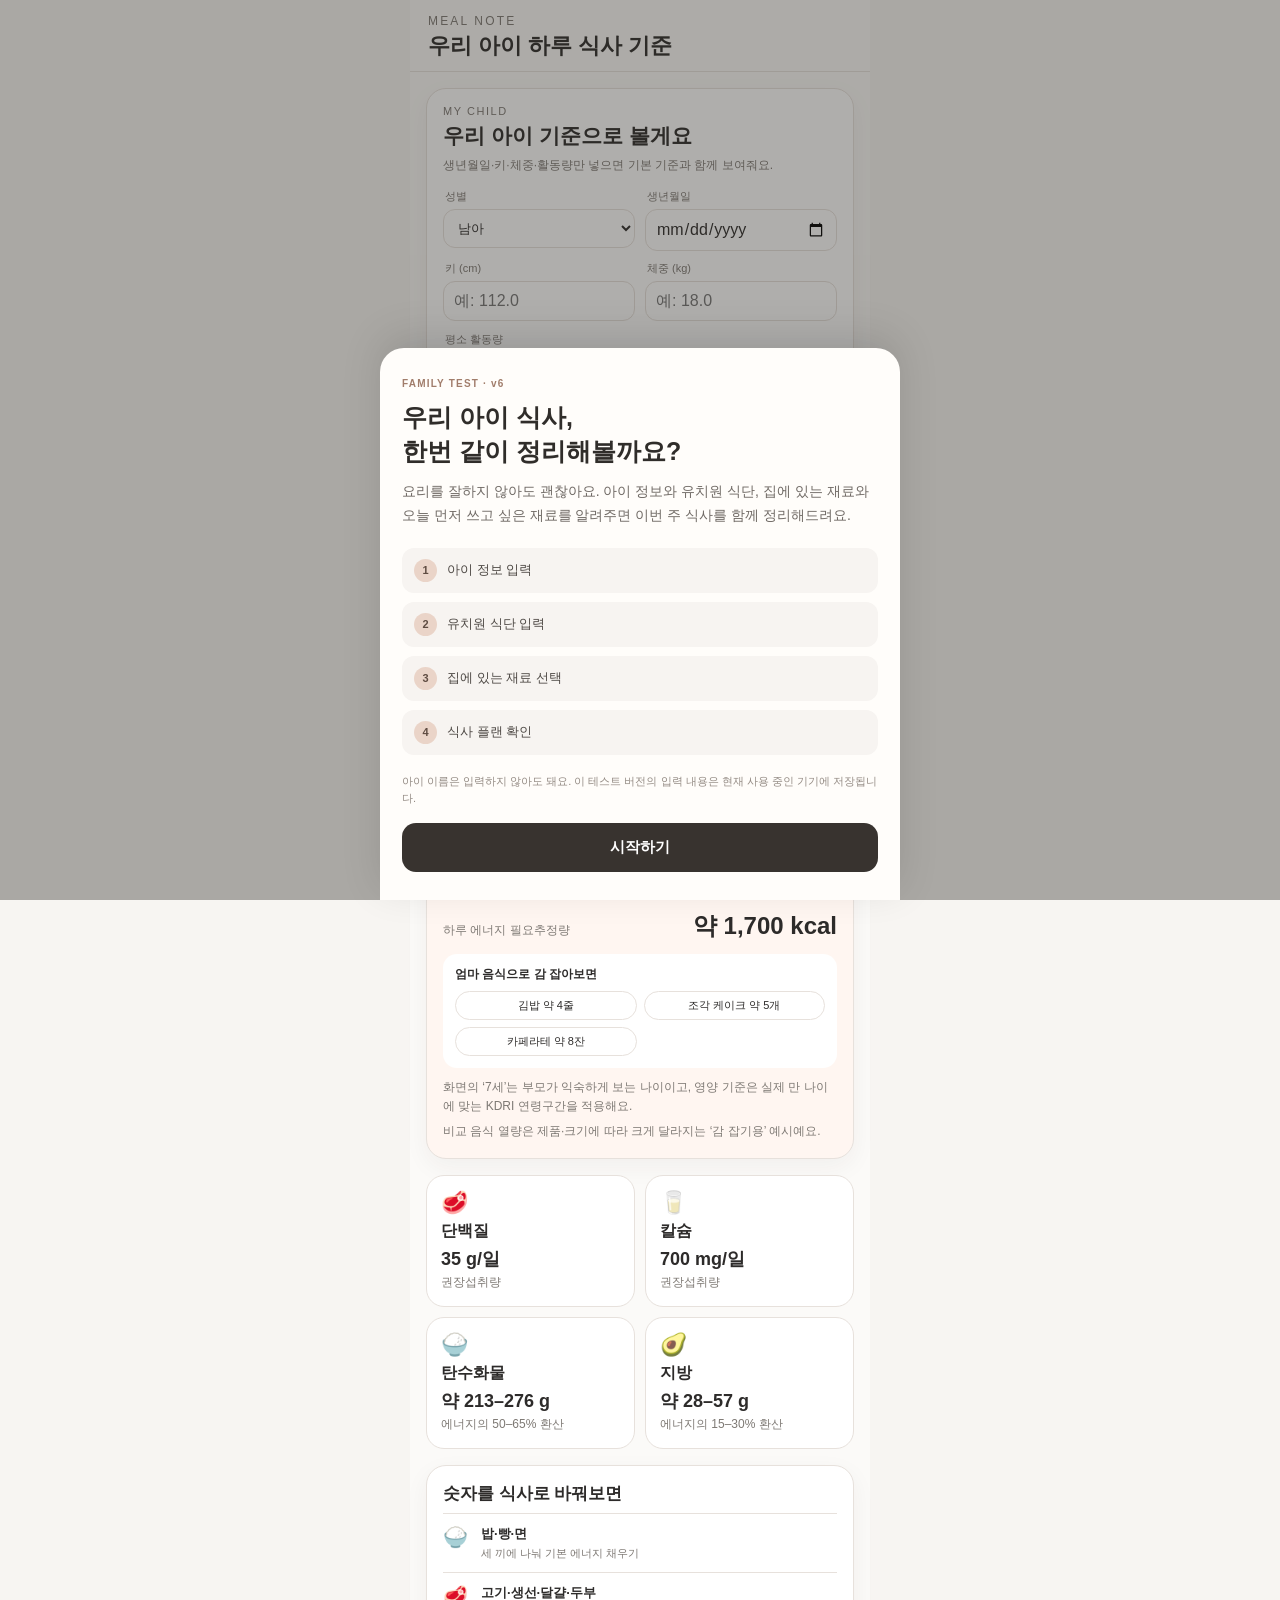
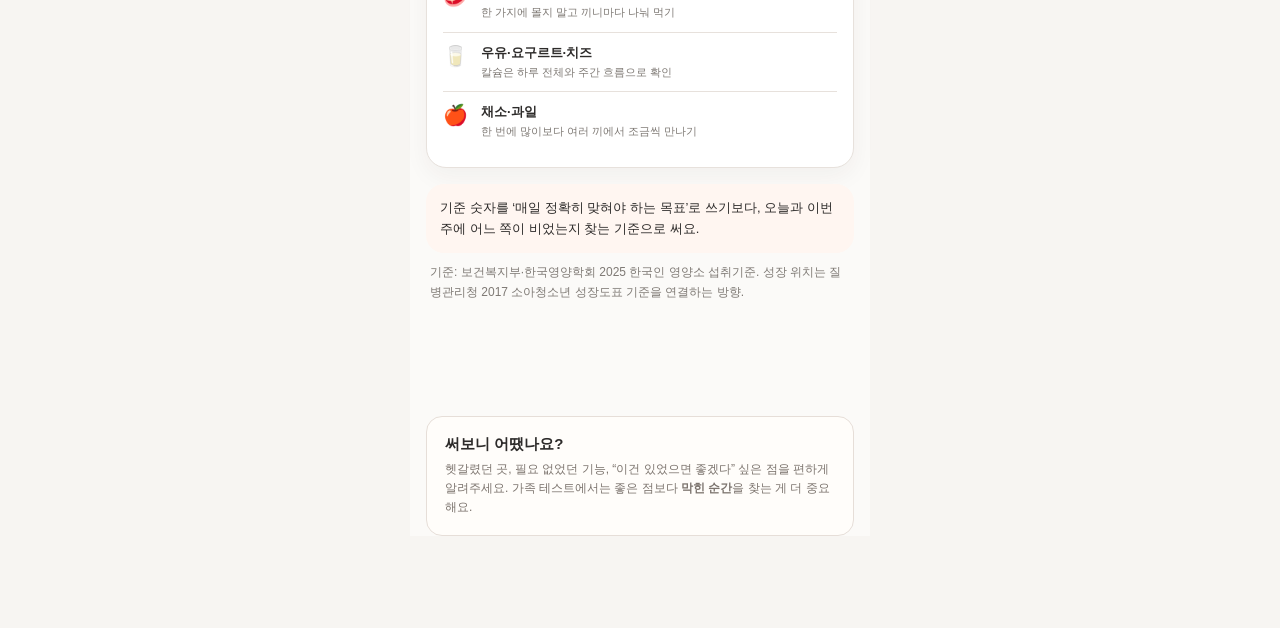
<file: index-6.html>
<!doctype html>
<html lang="ko">
<head>
  <meta charset="utf-8" />
  <meta name="viewport" content="width=device-width, initial-scale=1" />
  <title>아이 식사 가이드 프로토타입</title>
  <style>
    :root{
      --bg:#f7f5f2;
      --card:#ffffff;
      --soft:#fff6f1;
      --soft2:#f4faf7;
      --text:#2d2b2a;
      --muted:#7e7974;
      --line:#e7e1dc;
      --accent:#f0b9a2;
      --accent-deep:#c98265;
      --shadow:0 8px 24px rgba(58,46,38,.05);
    }
    *{box-sizing:border-box}
    body{
      margin:0;
      background:var(--bg);
      color:var(--text);
      font-family:-apple-system,BlinkMacSystemFont,"Apple SD Gothic Neo","Noto Sans KR","Malgun Gothic",sans-serif;
    }
    button,input{font:inherit}
    .app{max-width:460px;margin:0 auto;min-height:100vh;background:#fbfaf8}
    header{
      position:sticky;top:0;z-index:10;
      background:rgba(251,250,248,.94);backdrop-filter:blur(10px);
      border-bottom:1px solid var(--line);
      padding:14px 18px 10px;
    }
    .brand{font-size:12px;letter-spacing:.18em;color:var(--muted)}
    .title{font-size:22px;font-weight:750;margin-top:3px}
    main{padding:16px 16px 96px}
    .view{display:none}
    .view.active{display:block}
    .section{margin-bottom:16px}
    .card{
      background:var(--card);border:1px solid var(--line);border-radius:20px;
      padding:16px;box-shadow:var(--shadow);
    }
    .hero{background:var(--soft)}
    .eyebrow{font-size:11px;letter-spacing:.14em;color:var(--muted)}
    h2{font-size:21px;margin:5px 0 6px}
    h3{font-size:17px;margin:0 0 6px}
    p{margin:0}
    .muted{color:var(--muted);font-size:12px;line-height:1.6}
    .grid2{display:grid;grid-template-columns:1fr 1fr;gap:10px}
    .mini{
      background:var(--card);border:1px solid var(--line);border-radius:18px;padding:14px;
    }
    .mini .emoji{font-size:22px}
    .mini strong{display:block;margin:5px 0 3px}
    .tagrow{display:flex;gap:7px;flex-wrap:wrap;margin-top:10px}
    .tag{border:1px solid var(--line);background:#fff;border-radius:999px;padding:6px 9px;font-size:11px}
    .upload{
      border:1.5px dashed #d9d1cb;border-radius:16px;padding:22px 14px;text-align:center;
      background:#fdfcfb;cursor:pointer;
    }
    .upload:hover{background:#fff9f6}
    .btnrow{display:grid;grid-template-columns:1fr 1fr;gap:8px;margin-top:10px}
    .btn{
      border:1px solid var(--line);border-radius:13px;background:#fff;padding:11px 12px;
      cursor:pointer;color:var(--text);
    }
    .btn.primary{background:#fff0e9;border-color:#efd4c8;font-weight:700}
    .btn.full{width:100%}
    .tabs{display:flex;gap:7px;margin:12px 0}
    .tab{
      border:0;background:transparent;border-radius:999px;padding:7px 11px;color:var(--muted);cursor:pointer
    }
    .tab.active{background:#fff0e9;color:var(--text);font-weight:700}
    .inputrow{display:flex;gap:8px}
    input[type=text]{
      flex:1;border:1px solid var(--line);border-radius:14px;padding:12px 13px;background:#fff;outline:none;
    }
    input[type=text]:focus{border-color:#d8b4a5}
    .chips{display:flex;gap:7px;flex-wrap:wrap;margin-top:12px}
    .chip{
      display:inline-flex;align-items:center;gap:5px;border:1px solid var(--line);
      background:#fff;border-radius:999px;padding:7px 9px;font-size:12px;
    }
    .chip button{border:0;background:none;color:#aaa;cursor:pointer;padding:0}
    .day{border:1px solid var(--line);border-radius:20px;overflow:hidden;background:#fff;box-shadow:var(--shadow)}
    .dayhead{padding:13px 15px;display:flex;justify-content:space-between;align-items:center}
    .today{background:var(--soft)}
    .tomorrow{background:var(--soft2)}
    .row{display:grid;grid-template-columns:78px 1fr;gap:7px;padding:10px 13px;border-top:1px solid var(--line)}
    .label{font-size:12px;color:var(--muted);font-weight:700}
    .food{font-size:13px;line-height:1.55}
    .note{
      background:var(--soft);border-radius:18px;padding:14px;font-size:13px;line-height:1.6
    }
    .preview{
      margin-top:10px;border-radius:14px;overflow:hidden;border:1px solid var(--line);display:none
    }
    .preview img{display:block;width:100%}
    .bottom{
      position:fixed;left:50%;bottom:0;transform:translateX(-50%);
      width:min(460px,100%);display:grid;grid-template-columns:repeat(3,1fr);
      background:rgba(255,255,255,.96);backdrop-filter:blur(12px);border-top:1px solid var(--line)
    }
    .navbtn{
      border:0;background:transparent;padding:12px 6px 10px;color:var(--muted);cursor:pointer;font-size:11px
    }
    .navbtn span{display:block;font-size:18px;margin-bottom:3px}
    .navbtn.active{color:var(--accent-deep);font-weight:700}
    .status{margin-top:10px;font-size:12px;color:var(--accent-deep);min-height:18px}
    .ingredient-photo-label{display:block}

    .softPicker{background:#fbf8f5;border:1px solid var(--line);border-radius:18px;padding:14px;margin-top:14px}
    .pickerTitle{font-size:14px;font-weight:750}
    .pickerGroup{margin-top:15px}
    .pickerLabel{font-size:12px;font-weight:750;color:#5f5a56;margin-bottom:7px}
    .quickGrid{display:flex;flex-wrap:wrap;gap:7px}
    .quick{border:1px solid var(--line);background:#fff;border-radius:999px;padding:8px 10px;font-size:12px;cursor:pointer;color:var(--text)}
    .quick.selected{background:#fff0e9;border-color:#e9c5b5;color:#9c6049;font-weight:700}
    .ingredientSearchWrap{position:relative;margin-top:14px}
    .ingredientSearchWrap input{width:100%;border:1px solid var(--line);background:#fff;border-radius:14px;padding:12px 38px 12px 13px;font-size:13px;color:var(--text);outline:none}
    .ingredientSearchWrap input:focus{border-color:#dfc1b3;box-shadow:0 0 0 3px rgba(223,193,179,.16)}
    .searchClear{position:absolute;right:7px;top:50%;transform:translateY(-50%);width:28px;height:28px;border:0;border-radius:50%;background:#f2efec;color:#8c827b;font-size:18px;line-height:1;cursor:pointer}
    .ingredientSearchHint{font-size:11px;color:var(--muted);margin:7px 2px 0}
    .todayIngredientBox{margin-top:18px;padding:15px;background:#fff8f4;border:1px solid #ead8ce;border-radius:16px}
    .todayIngredientHead{display:flex;justify-content:space-between;gap:10px;align-items:flex-start}
    .todayIngredientSub{font-size:11px;line-height:1.5;color:var(--muted)}
    .optionalLabel{display:inline-block;margin-left:4px;padding:2px 6px;border-radius:999px;background:#f0ebe7;color:#8a817b;font-size:9px;font-weight:700;vertical-align:1px}
    .miniTextBtn{border:0;background:transparent;color:#9a7968;font-size:11px;padding:2px 0;white-space:nowrap;cursor:pointer}
    .preferredChoices{display:flex;flex-wrap:wrap;gap:7px;margin-top:12px}
    .preferredChoice{border:1px solid #e5d6ce;background:#fff;border-radius:999px;padding:8px 10px;font-size:12px;color:var(--text);cursor:pointer}
    .preferredChoice.selected{background:#3d3733;border-color:#3d3733;color:#fff;font-weight:700}
    .preferredStatus{margin-top:9px;font-size:11px;line-height:1.5;color:#9a684f;min-height:16px}
    .preferenceMark{display:inline-block;margin-top:7px;padding:5px 8px;border-radius:999px;background:#fff0e9;color:#9c6049;font-size:11px;font-weight:700}
    .planPreferenceBox{background:#fffaf7}
    .planPreferenceBox .preferredChoices{margin-top:14px}
    .customMealBox{margin:10px 13px 13px;padding:13px;border:1px dashed #dfd4cd;border-radius:14px;background:#fcfaf8}
    .customMealTitle{font-size:12px;font-weight:750;color:#5d5651;margin-bottom:4px}
    .customMealSub{font-size:11px;line-height:1.5;color:var(--muted);margin-bottom:9px}
    .customMealRow{display:grid;grid-template-columns:1fr auto;gap:7px}
    .customMealInput{width:100%;min-width:0;border:1px solid var(--line);border-radius:12px;background:#fff;padding:10px 11px;font-size:12px;color:var(--text);outline:none}
    .customMealInput:focus{border-color:#dfc1b3}
    .customMealSave{border:0;border-radius:12px;background:#403a36;color:#fff;padding:0 12px;font-size:12px;font-weight:700;cursor:pointer}
    .customMealCurrent{display:flex;justify-content:space-between;gap:10px;align-items:center;margin-top:9px;padding:9px 10px;background:#fff3ed;border-radius:11px;font-size:11px;line-height:1.45;color:#8f624e}
    .customMealReset{border:0;background:transparent;color:#8f624e;text-decoration:underline;font-size:10px;white-space:nowrap;cursor:pointer}


    .categoryBlock.searchMatch{border-top:0;padding-top:5px}
    .softPicker.emptySearch{font-size:12px;color:var(--muted);line-height:1.6}



    .storeTab{border:1px solid var(--line);background:#fff;border-radius:14px;padding:11px 5px;color:var(--muted);cursor:pointer}
    .storeTab.active{background:#fff0e9;border-color:#edcfc2;color:var(--text);font-weight:750}
    .categoryBlock{padding:13px 0;border-top:1px solid var(--line)}
    .categoryBlock:first-child{border-top:0;padding-top:0}
    .categoryBlock:last-child{padding-bottom:0}
    .categoryName{font-size:13px;font-weight:750;margin-bottom:8px}
    .homeMark{display:inline-block;margin-top:5px;color:#a66b53;font-size:11px;background:#fff4ef;padding:4px 7px;border-radius:999px}
    .flexTitle{display:flex;justify-content:space-between;align-items:flex-start;gap:10px}
    .futureRow{display:grid;grid-template-columns:52px 1fr;gap:11px;padding:13px 0;border-top:1px solid var(--line)}
    .futureRow:first-of-type{margin-top:10px}
    .futureDate{display:flex;flex-direction:column;font-size:13px}
    .futureDate span{font-size:11px;color:var(--muted);margin-top:2px}
    .futureRow>div:last-child{font-size:13px;line-height:1.5}
    .consume{display:flex;flex-direction:column;gap:8px;margin-top:10px;font-size:12px}
    .consume span{padding:9px 10px;background:#faf8f6;border-radius:12px}
    .consume b{display:inline-block;width:42px;color:#a66b53}


    .profileCard{background:#fff}

    .profileTop{display:flex;justify-content:space-between;gap:12px;align-items:flex-start}
    .editProfile{border:1px solid var(--line);background:#fff;border-radius:999px;padding:7px 11px;color:#9a6b57;cursor:pointer;font-size:12px}
    .profileSummary{margin-top:12px;padding:12px 13px;border:1px solid var(--line);background:#fbfaf8;border-radius:14px;font-size:13px;line-height:1.65}

    .profileGrid{display:grid;grid-template-columns:1fr 1fr;gap:10px}
    .fieldLabel{display:block;font-size:11px;color:var(--muted);margin:0 0 5px 2px}
    .field{width:100%;border:1px solid var(--line);background:#fff;border-radius:12px;padding:10px;color:var(--text)}
    .activityBtns{display:grid;grid-template-columns:repeat(3,1fr);gap:7px}
    .activity{border:1px solid var(--line);background:#fff;border-radius:12px;padding:9px 5px;color:var(--muted);cursor:pointer}
    .activity.active{background:#fff0e9;border-color:#edcfc2;color:var(--text);font-weight:700}
    .growthStats{display:grid;grid-template-columns:repeat(3,1fr);gap:8px}
    .growthStats>div{border:1px solid var(--line);border-radius:14px;padding:11px 8px;background:#fbfaf8}
    .growthStats span,.growthStats small{display:block;color:var(--muted);font-size:10px}
    .growthStats strong{display:block;font-size:16px;margin:4px 0}
    .officialLink{display:inline-block;margin-top:10px;color:#a66b53;font-size:12px;text-decoration:none}
    .energyHero{margin-top:12px}
    .energyHero>div:first-child{display:flex;justify-content:space-between;align-items:baseline;gap:10px;padding:12px 0}
    .energyHero>div:first-child span{font-size:12px;color:var(--muted)}
    .energyHero>div:first-child strong{font-size:24px}
    .compareBox{display:grid;grid-template-columns:1fr 1fr;gap:7px;background:#fff;border-radius:14px;padding:12px}
    .compareBox b{grid-column:1/-1;font-size:12px;margin-bottom:1px}
    .compareBox span{font-size:11px;border:1px solid var(--line);border-radius:999px;padding:6px 8px;text-align:center}
    .number{font-size:18px;font-weight:800;margin:5px 0 2px}
    .dailyFoodRow{display:grid;grid-template-columns:30px 1fr;gap:8px;padding:11px 0;border-top:1px solid var(--line)}
    .dailyFoodRow:first-of-type{margin-top:8px}
    .dailyFoodRow span{font-size:20px}
    .dailyFoodRow b{display:block;font-size:13px}
    .dailyFoodRow small{display:block;color:var(--muted);font-size:11px;margin-top:2px;line-height:1.5}


    .recipeBox{margin:0 18px 14px;border:1px solid var(--line);border-radius:14px;background:#fff;overflow:hidden}
    .recipeBox summary{cursor:pointer;padding:13px 15px;font-weight:800;list-style:none}
    .recipeBox summary::-webkit-details-marker{display:none}
    .recipeInner{padding:0 15px 14px}
    .recipeNote{font-size:12px;color:#777;line-height:1.55;margin-bottom:10px}
    .recipeDish{padding:14px 0;border-top:1px solid var(--line)}
    .recipeDish:first-of-type{border-top:0}
    .recipeDishHead{display:flex;justify-content:space-between;gap:12px;align-items:baseline}
    .recipeDishHead b{font-size:16px}
    .recipeDishHead span{font-size:12px;color:#9b7a67;white-space:nowrap}
    .recipeMeta{font-size:12px;color:#827b75;margin-top:5px}
    .recipeIngredients{margin-top:8px;padding:9px 10px;border-radius:10px;background:#faf7f4;font-size:12px;line-height:1.55;color:#5e5a57}
    .recipeIngredients strong{color:#2f2d2b;margin-right:5px}
    .recipeDish ol{margin:10px 0 0 20px;padding:0;color:#4f4b47;font-size:13px;line-height:1.75}
    .videoBtn{display:flex;align-items:center;gap:10px;margin-top:12px;padding:12px 13px;border-radius:12px;background:#fff7f2;border:1px solid #ead8cc;color:#3c3834;text-decoration:none}
    .videoBtn b{display:block;font-size:13px;margin-bottom:2px}
    .videoBtn small{display:block;font-size:11px;line-height:1.45;color:#8a7467}
    .videoIcon{display:flex;align-items:center;justify-content:center;width:30px;height:30px;border-radius:50%;background:#e7c1ad;font-size:12px;flex:0 0 30px}
    .videoBtn.searchOnly{background:#fafafa;border-color:#e6e3e0}
    .videoBtn.searchOnly .videoIcon{background:#ece9e6}

    .videoRule{display:inline-block;margin-top:5px;color:#9a7968}


    .weeklyCard{margin:0 0 22px;padding:20px 18px;border:1px solid var(--line);border-radius:22px;background:#fff}
    .weeklyEyebrow{font-size:11px;letter-spacing:.14em;color:#8b8179;margin-bottom:7px}
    .weeklyTitle{font-size:21px;font-weight:800;line-height:1.4;margin-bottom:8px}
    .weeklySub{font-size:13px;color:#6c6763;line-height:1.6;margin-bottom:18px}
    .nutriRow{margin:14px 0}
    .nutriTop{display:flex;justify-content:space-between;gap:12px;font-size:14px}
    .nutriTop span{color:#7a746f;font-size:12px}
    .nutriTrack{height:9px;background:#f1ece8;border-radius:999px;overflow:hidden;margin:7px 0 5px}
    .nutriFill{height:100%;background:#d9b7a4;border-radius:999px}
    .nutriDesc{font-size:12px;color:#8a8580}
    .weeklyReassure{margin-top:18px;padding:14px 15px;border-radius:14px;background:#fbf6f1;font-size:14px;line-height:1.6;color:#5f574f}

    .reassureBox{margin:14px 18px 18px;padding:16px 17px;border-radius:16px;background:#fbf6f1;border:1px solid #eadfd6}
    .reassureEyebrow{font-size:11px;letter-spacing:.13em;color:#9b7a67;margin-bottom:6px}
    .reassureTitle{font-size:18px;font-weight:800;margin-bottom:7px}
    .reassureBody{font-size:14px;line-height:1.65;color:#5e5a57}
    .manualMeal{margin-top:14px;padding-top:4px;border-top:1px solid var(--line)}
    .mealText{width:100%;min-height:78px;resize:vertical;border:1px solid var(--line);background:#fff;border-radius:13px;padding:10px 11px;color:var(--text);font:inherit;line-height:1.55}
    .missingMeal{display:inline-block;background:#f6f3ef;color:#8b817a;border-radius:999px;padding:5px 8px;font-size:11px}
    .ingredientUsed{display:inline-block;margin-top:6px;color:#a66b53;background:#fff3ed;border-radius:999px;padding:5px 8px;font-size:11px}

    @media (max-width:360px){.grid2{grid-template-columns:1fr}.row{grid-template-columns:70px 1fr}}
  </style>

<style>
.testerWelcome{position:fixed;inset:0;z-index:99999;background:rgba(45,42,39,.38);display:flex;align-items:flex-end;justify-content:center;padding:0}
.testerSheet{width:min(100%,520px);background:#fffdfa;border-radius:24px 24px 0 0;padding:30px 22px 28px;box-shadow:0 -12px 40px rgba(0,0,0,.12)}
.testerBadge{font-size:10px;letter-spacing:.12em;color:#a17d6b;font-weight:700;margin-bottom:12px}
.testerSheet h2{font-size:25px;line-height:1.35;margin:0 0 12px;color:#302d2a}
.testerSheet>p{font-size:14px;line-height:1.7;color:#706a65;margin:0 0 20px}
.testerSteps{display:grid;gap:9px;margin:0 0 18px}
.testerSteps div{display:flex;align-items:center;gap:10px;padding:11px 12px;background:#f7f4f1;border-radius:12px;font-size:13px;color:#4e4945}
.testerSteps b{display:flex;width:23px;height:23px;border-radius:50%;align-items:center;justify-content:center;background:#ead4c8;color:#5f4c42;font-size:11px}
.testerPrivacy{font-size:11px;line-height:1.55;color:#948b84;margin-bottom:16px}
.testerStart{width:100%;border:0;border-radius:14px;padding:15px;background:#38332f;color:white;font-size:15px;font-weight:700}
.testFeedback{margin:18px 16px 92px;padding:18px;border:1px solid #e6ded8;border-radius:16px;background:#fffdfa}
.testFeedback h3{margin:0 0 6px;font-size:15px}.testFeedback p{margin:0;font-size:12px;line-height:1.6;color:#7c746e}
</style>

</head>
<body>
<div class="app">
  <header>
    <div class="brand">MEAL NOTE</div>
    <div class="title" id="headerTitle">우리 아이 하루 식사 기준</div>
  </header>

  <main>
    <!-- GUIDE -->
    <section class="view active" id="guide">
      <div class="section card profileCard">
        <div class="profileTop">
          <div>
            <div class="eyebrow">MY CHILD</div>
            <h2 id="profileHeadline">우리 아이 기준으로 볼게요</h2>
            <p class="muted" id="profileIntro">생년월일·키·체중·활동량만 넣으면 기본 기준과 함께 보여줘요.</p>
          </div>
          <button class="editProfile" id="editProfile" style="display:none">수정</button>
        </div>

        <div id="profileSummary" class="profileSummary" style="display:none"></div>

        <div id="profileForm">
        <div class="profileGrid" style="margin-top:14px">
          <div>
            <label class="fieldLabel">성별</label>
            <select id="childSex" class="field">
              <option value="남자">남아</option>
              <option value="여자">여아</option>
            </select>
          </div>
          <div>
            <label class="fieldLabel">생년월일</label>
            <input id="childBirth" class="field" type="date">
          </div>
          <div>
            <label class="fieldLabel">키 (cm)</label>
            <input id="childHeight" class="field" type="number" step="0.1" placeholder="예: 112.0">
          </div>
          <div>
            <label class="fieldLabel">체중 (kg)</label>
            <input id="childWeight" class="field" type="number" step="0.1" placeholder="예: 18.0">
          </div>
        </div>

        <div style="margin-top:11px">
          <label class="fieldLabel">평소 활동량</label>
          <div class="activityBtns">
            <button class="activity active" data-act="보통">보통</button>
            <button class="activity" data-act="적음">적은 편</button>
            <button class="activity" data-act="많음">많은 편</button>
          </div>
        </div>
        <button class="btn primary full" id="saveProfile" style="margin-top:12px">우리 아이 정보 적용</button>
        <div class="status" id="profileStatus"></div>
        </div>
      </div>

      <div class="section card growthCard">
        <div class="flexTitle">
          <div><div class="eyebrow">GROWTH POSITION</div><h3 style="margin-top:4px">지금 어디쯤 있을까?</h3></div>
          <span class="muted" id="childAgeLabel">정보를 입력해 주세요</span>
        </div>
        <div class="growthStats" style="margin-top:13px">
          <div><span>키</span><strong id="heightStat">—</strong><small id="heightPct">공식 백분위 확인</small></div>
          <div><span>체중</span><strong id="weightStat">—</strong><small id="weightPct">공식 백분위 확인</small></div>
          <div><span>BMI</span><strong id="bmiStat">—</strong><small id="bmiPct">키·체중이 같으면 BMI 값도 같아요</small></div>
        </div>
        <p class="muted" style="margin-top:12px">BMI 숫자 자체는 키와 체중으로 계산하므로 나이·성별을 바꿔도 키·체중이 같으면 그대로예요. 대신 성장에서 중요한 것은 같은 BMI가 또래에서 어느 위치인지 보는 ‘BMI 백분위’예요. 이 프로토타입은 그 부분을 임의 추정하지 않고 공식 계산기로 연결해요.</p>
        <a class="officialLink" href="https://knhanes.kdca.go.kr/knhanes/grtcht/main.do" target="_blank" rel="noopener">질병관리청 성장상태 측정계산기 ↗</a>
      </div>

      <div class="section card hero">
        <div class="eyebrow" id="guideEyebrow">DAILY GUIDE · AGE 6–8</div>
        <h2 id="guideTitle">7세 남아 하루 기준</h2>
        <div class="energyHero">
          <div><span>하루 에너지 필요추정량</span><strong id="energyValue">약 1,700 kcal</strong></div>
          <div class="compareBox">
            <b>엄마 음식으로 감 잡아보면</b>
            <span id="compareKimbap">김밥 약 4줄</span>
            <span id="compareCake">조각 케이크 약 5개</span>
            <span id="compareLatte">카페라테 약 8잔</span>
          </div>
        </div>
        <p class="muted" id="kdriAgeNote" style="margin-top:10px">화면의 ‘7세’는 부모가 익숙하게 보는 나이이고, 영양 기준은 실제 만 나이에 맞는 KDRI 연령구간을 적용해요.</p>
        <p class="muted" style="margin-top:6px">비교 음식 열량은 제품·크기에 따라 크게 달라지는 ‘감 잡기용’ 예시예요.</p>
      </div>

      <div class="section grid2 nutrientGrid">
        <div class="mini"><div class="emoji">🥩</div><strong>단백질</strong><div class="number" id="proteinValue">35 g/일</div><div class="muted">권장섭취량</div></div>
        <div class="mini"><div class="emoji">🥛</div><strong>칼슘</strong><div class="number" id="calciumValue">700 mg/일</div><div class="muted">권장섭취량</div></div>
        <div class="mini"><div class="emoji">🍚</div><strong>탄수화물</strong><div class="number" id="carbRange">약 213–276 g</div><div class="muted">에너지의 50–65% 환산</div></div>
        <div class="mini"><div class="emoji">🥑</div><strong>지방</strong><div class="number" id="fatRange">약 28–57 g</div><div class="muted">에너지의 15–30% 환산</div></div>
      </div>

      <div class="section card">
        <h3>숫자를 식사로 바꿔보면</h3>
        <div class="dailyFoodRow"><span>🍚</span><div><b>밥·빵·면</b><small>세 끼에 나눠 기본 에너지 채우기</small></div></div>
        <div class="dailyFoodRow"><span>🥩</span><div><b>고기·생선·달걀·두부</b><small>한 가지에 몰지 말고 끼니마다 나눠 먹기</small></div></div>
        <div class="dailyFoodRow"><span>🥛</span><div><b>우유·요구르트·치즈</b><small>칼슘은 하루 전체와 주간 흐름으로 확인</small></div></div>
        <div class="dailyFoodRow"><span>🍎</span><div><b>채소·과일</b><small>한 번에 많이보다 여러 끼에서 조금씩 만나기</small></div></div>
      </div>

      <div class="note">기준 숫자를 ‘매일 정확히 맞혀야 하는 목표’로 쓰기보다, 오늘과 이번 주에 어느 쪽이 비었는지 찾는 기준으로 써요.</div>
      <p class="muted" style="margin:10px 4px 0">기준: 보건복지부·한국영양학회 2025 한국인 영양소 섭취기준. 성장 위치는 질병관리청 2017 소아청소년 성장도표 기준을 연결하는 방향.</p>
    </section>

    <!-- INPUT -->
    <section class="view" id="input">
      <div class="section">
        <div class="eyebrow">MEAL SETUP</div>
        <h2>우리 아이 식사 준비</h2>
        <p class="muted">유치원에서 먹는 것과 집에 있는 재료만 알려주세요.</p>
      </div>

      <div class="section card">
        <h3>🏫 유치원 식단</h3>
        <p class="muted">식단표 사진이나 캡처 이미지를 올려주세요.</p>
        <label class="upload" for="mealFile" style="display:block;margin-top:13px">
          <div style="font-size:26px">＋</div>
          <strong>식단표 사진 올리기</strong>
          <div class="muted" style="margin-top:4px">사진 · 캡처 이미지</div>
        </label>
        <input id="mealFile" type="file" accept="image/*" hidden />
        <div class="preview" id="mealPreview"><img id="mealPreviewImg" alt="식단표 미리보기"></div>
        <div class="status" id="mealStatus"></div>

        <div class="manualMeal">
          <div class="pickerLabel" style="margin-top:16px">식단 내용을 직접 넣거나 수정할 수 있어요</div>
          <label class="fieldLabel">오늘 유치원 식단</label>
          <textarea id="schoolToday" class="mealText" placeholder="예: 오전 요구르트 / 점심 쌀밥, 소고기탕국... / 오후 우유"></textarea>
          <label class="fieldLabel" style="margin-top:10px">내일 유치원 식단</label>
          <textarea id="schoolTomorrow" class="mealText" placeholder="예: 오전 시리얼·우유 / 점심 흑미밥, 시락국..."></textarea>
          <button class="btn primary full" id="saveSchoolMeals" style="margin-top:10px">유치원 식단 저장</button>
        </div>

        <div class="note" style="margin-top:10px">
          지금은 사진 미리보기 + 직접 입력까지 작동해요. 실제 자동 식단 인식은 AI/API 연결 단계에서 붙일 수 있어요.
        </div>
      </div>

      <div class="section card">
        <h3>🏠 우리집에 있는 재료</h3>
        <p class="muted">냉장·냉동·상온에서 자주 쓰는 기본 재료를 넉넉히 넣었어요. 있는 것만 톡톡 골라주세요.</p>

        <div class="storeTabs" style="display:grid;grid-template-columns:repeat(3,1fr);gap:8px;margin-top:14px">
          <button class="storeTab active" data-store="냉장">🧊 냉장</button>
          <button class="storeTab" data-store="냉동">❄️ 냉동</button>
          <button class="storeTab" data-store="상온">🥫 상온</button>
        </div>


        <div class="ingredientSearchWrap">
          <input id="ingredientSearch" type="search" placeholder="재료 검색 · 예: 닭, 고등어, 브로콜리" />
          <button id="ingredientSearchClear" class="searchClear" type="button" aria-label="검색 지우기">×</button>
        </div>
        <div id="ingredientSearchHint" class="ingredientSearchHint">선택지를 보다가 생각난 재료는 검색해도 돼요.</div>

        <div id="guidedPicker" class="softPicker"></div>

        <div style="margin-top:15px">
          <div class="pickerLabel">목록에 없어요</div>
          <div class="inputrow">
            <input id="ingredientInput" type="text" placeholder="직접 입력해도 돼요" />
            <button class="btn primary" id="addIngredient">추가</button>
          </div>
        </div>

        <div class="btnrow">
          <label class="btn ingredient-photo-label" for="ingredientFile">📷 사진으로 추가</label>
          <button class="btn" id="clearIngredients">전체 지우기</button>
        </div>
        <input id="ingredientFile" type="file" accept="image/*" hidden />
        <div class="preview" id="ingredientPreview"><img id="ingredientPreviewImg" alt="재료 사진 미리보기"></div>

        <div style="margin-top:16px">
          <div class="pickerLabel">지금 우리집에 있는 것 <span id="ingredientCount" style="color:var(--accent-deep)"></span></div>
          <div class="chips" id="ingredientChips"></div>
        </div>

        

        <div class="status" id="ingredientStatus"></div>
      </div>
    </section>

    <!-- PLAN -->
    <section class="view" id="plan">
      <div class="section">
        <div class="eyebrow">5 DAY MEAL FLOW</div>
        <h2>오늘부터 5일 식단</h2>
        <p class="muted">식사 플랜은 자세히, 그 이후 3일은 집에 있는 재료로 가볍게 미리 봐요.</p>
      </div>


      <div class="section card todayIngredientBox planPreferenceBox">
        <div class="todayIngredientHead">
          <div>
            <div class="eyebrow">TODAY'S PICK</div>
            <h3 style="margin:4px 0 4px">⭐ 오늘 쓰고 싶은 재료</h3>
            <div class="todayIngredientSub">오늘 저녁에 먼저 쓰고 싶은 재료를 골라주세요. 개수 제한 없이 선택할 수 있어요.</div>
          </div>
          <button id="clearPreferred" class="miniTextBtn" type="button">전체 해제</button>
        </div>
        <div id="preferredIngredientChoices" class="preferredChoices"></div>
        <div id="preferredStatus" class="preferredStatus"></div>
      </div>

      <div id="planNotice" class="section note"></div>
      <div id="todayPlan"></div>
      <div id="tomorrowPlan"></div>

      <div class="section card">
        <div class="flexTitle">
          <div><div class="eyebrow">NEXT 3 DAYS</div><h3 style="margin-top:4px">그 이후는 이렇게 이어가요</h3></div>
          <span class="muted">밥 · 국 · 반찬 구성으로</span>
        </div>
        <div id="futurePlans"></div>
      </div>

      <div id="weeklyNutrition"></div>

      <div class="section card">
        <h3 style="font-size:15px">🧺 재료 소진 순서</h3>
        <div class="consume" id="consumeOrder"></div>
      </div>

      <div class="section grid2">
        <div class="card"><h3 style="font-size:15px">🌈 이번 흐름</h3><p class="muted" id="flowSummary">입력된 식단과 재료를 기준으로 조정해요.</p></div>
        <div class="card"><h3 style="font-size:15px">🛒 장보기</h3><p class="muted" id="shoppingSummary">집에 없는 것만 추려볼게요.</p></div>
      </div>
    </section>
  </main>

  
<div class="testFeedback">
  <h3>써보니 어땠나요?</h3>
  <p>헷갈렸던 곳, 필요 없었던 기능, “이건 있었으면 좋겠다” 싶은 점을 편하게 알려주세요. 가족 테스트에서는 좋은 점보다 <b>막힌 순간</b>을 찾는 게 더 중요해요.</p>
</div>

<nav class="bottom">
    <button class="navbtn active" data-view="guide"><span>🌱</span>하루 기준</button>
    <button class="navbtn" data-view="input"><span>✏️</span>식단·재료 입력</button>
    <button class="navbtn" data-view="plan"><span>📅</span>식사 플랜</button>
  </nav>
</div>

<script>
  const views = document.querySelectorAll('.view');
  const navs = document.querySelectorAll('.navbtn');
  const headerTitle = document.getElementById('headerTitle');
  const titles = {
    guide:'우리 아이 하루 식사 기준',
    input:'식단 · 우리집 재료',
    plan:'오늘 · 내일 식단'
  };

  navs.forEach(btn=>{
    btn.addEventListener('click',()=>{
      navs.forEach(x=>x.classList.remove('active'));
      btn.classList.add('active');
      views.forEach(v=>v.classList.remove('active'));
      document.getElementById(btn.dataset.view).classList.add('active');
      headerTitle.textContent = btn.dataset.view==='guide' ? currentGuideHeader() : titles[btn.dataset.view];
      window.scrollTo({top:0,behavior:'smooth'});
    });
  });

  function previewFile(input, boxId, imgId, statusId, text){
    const file=input.files?.[0];
    if(!file) return;
    const url=URL.createObjectURL(file);
    document.getElementById(imgId).src=url;
    document.getElementById(boxId).style.display='block';
    if(statusId) document.getElementById(statusId).textContent=text;
  }


  let childActivity='보통';

  // 2025 KDRI prototype values used here:
  // 3–5 y: energy 1400 kcal, protein 25 g, calcium 550 mg
  // 6–8 y: energy male 1700 / female 1500 kcal, protein 35 g
  // Calcium is displayed as 700 mg for 6–8 y in this prototype.
  const kdri = {
    "3-5": {
      male:{energy:1400, protein:25, calcium:550},
      female:{energy:1400, protein:25, calcium:550}
    },
    "6-8": {
      male:{energy:1700, protein:35, calcium:700},
      female:{energy:1500, protein:35, calcium:700}
    }
  };

  document.querySelectorAll('.activity').forEach(btn=>{
    btn.addEventListener('click',()=>{
      document.querySelectorAll('.activity').forEach(x=>x.classList.remove('active'));
      btn.classList.add('active');
      childActivity=btn.dataset.act;
    });
  });

  const savedProfile=JSON.parse(localStorage.getItem('mealnote.childProfile') || 'null');
  if(savedProfile){
    document.getElementById('childSex').value=savedProfile.sex || '남자';
    document.getElementById('childBirth').value=savedProfile.birth || '';
    document.getElementById('childHeight').value=savedProfile.height || '';
    document.getElementById('childWeight').value=savedProfile.weight || '';
    childActivity=savedProfile.activity || '보통';
    document.querySelectorAll('.activity').forEach(x=>x.classList.toggle('active',x.dataset.act===childActivity));
  }

  function getAge(){
    const birth=document.getElementById('childBirth').value;
    if(!birth) return null;
    const b=new Date(birth+'T00:00:00');
    const now=new Date();
    let months=(now.getFullYear()-b.getFullYear())*12+(now.getMonth()-b.getMonth());
    if(now.getDate()<b.getDate()) months--;
    if(months<0) return null;
    return {months, years:Math.floor(months/12), rem:months%12};
  }

  function nutritionGroup(ageYears){
    if(ageYears>=3 && ageYears<=5) return "3-5";
    if(ageYears>=6 && ageYears<=8) return "6-8";
    return null;
  }

  function displayAge(){
    const birth=document.getElementById('childBirth')?.value;
    if(!birth) return null;
    const y=parseInt(birth.slice(0,4),10);
    return new Date().getFullYear()-y+1;
  }

  function currentGuideHeader(){
    const age=getAge();
    const shown=displayAge();
    const sex=document.getElementById('childSex')?.value;
    if(!age || !shown) return '우리 아이 하루 식사 기준';
    const sexLabel=sex==='여자'?'여아':'남아';
    return `${shown}세 ${sexLabel} 하루 식사 기준`;
  }

  function updateNutritionGuide(){
    const age=getAge();
    const shown=displayAge();
    const sex=document.getElementById('childSex').value;
    if(!age || !shown) return;
    const group=nutritionGroup(age.years);
    const sexKey=sex==='여자'?'female':'male';
    const sexLabel=sex==='여자'?'여아':'남아';

    document.getElementById('guideTitle').textContent=`${shown}세 ${sexLabel} 하루 기준`;
    document.getElementById('guideEyebrow').textContent =
      group ? `DAILY GUIDE · KDRI 만 ${group}세 적용` : `DAILY GUIDE · 만 ${age.years}세 기준`;
    const note=document.getElementById('kdriAgeNote');
    if(note) note.textContent=`${shown}세로 보여드리되, 영양 수치는 실제 만 ${age.years}세 ${age.rem}개월에 해당하는 KDRI ${group ? '만 '+group+'세' : '연령'} 기준을 적용해요.`;
    headerTitle.textContent=currentGuideHeader();

    if(!group || !kdri[group]){
      document.getElementById('energyValue').textContent='연령 기준 확장 예정';
      return;
    }

    const d=kdri[group][sexKey];
    document.getElementById('energyValue').textContent=`약 ${d.energy.toLocaleString()} kcal`;
    document.getElementById('proteinValue').textContent=`${d.protein} g/일`;
    document.getElementById('calciumValue').textContent=`${d.calcium} mg/일`;

    const carbLow=Math.round(d.energy*.50/4), carbHigh=Math.round(d.energy*.65/4);
    const fatLow=Math.round(d.energy*.15/9), fatHigh=Math.round(d.energy*.30/9);
    document.getElementById('carbRange').textContent=`약 ${carbLow}–${carbHigh} g`;
    document.getElementById('fatRange').textContent=`약 ${fatLow}–${fatHigh} g`;

    document.getElementById('compareKimbap').textContent=`김밥 약 ${(d.energy/430).toFixed(1)}줄`;
    document.getElementById('compareCake').textContent=`조각 케이크 약 ${(d.energy/330).toFixed(1)}개`;
    document.getElementById('compareLatte').textContent=`카페라테 약 ${(d.energy/200).toFixed(1)}잔`;
  }

  function updateProfileSummary(){
    const age=getAge();
    const h=parseFloat(document.getElementById('childHeight').value);
    const w=parseFloat(document.getElementById('childWeight').value);
    const sex=document.getElementById('childSex').value;
    document.getElementById('heightStat').textContent=isFinite(h)?`${h.toFixed(1)} cm`:'—';
    document.getElementById('weightStat').textContent=isFinite(w)?`${w.toFixed(1)} kg`:'—';

    let bmi=null;
    if(isFinite(h)&&isFinite(w)&&h>0){
      bmi=w/((h/100)**2);
      document.getElementById('bmiStat').textContent=bmi.toFixed(1);
    }else document.getElementById('bmiStat').textContent='—';

    if(age){
      document.getElementById('childAgeLabel').textContent=`${displayAge()}세 · 만 ${age.years}세 ${age.rem}개월`;
      const sexEmoji=sex==='여자'?'👧':'👦';
      const shown=displayAge();
      const parts=[`${sexEmoji} ${shown}세 (만 ${age.years}세 ${age.rem}개월)`];
      if(isFinite(h)) parts.push(`${h.toFixed(1)}cm`);
      if(isFinite(w)) parts.push(`${w.toFixed(1)}kg`);
      if(bmi) parts.push(`BMI ${bmi.toFixed(1)}`);
      parts.push(`활동량 ${childActivity}`);
      document.getElementById('profileSummary').textContent=parts.join(' · ');
    }
    updateNutritionGuide();
    if(document.getElementById('guide').classList.contains('active')){
      headerTitle.textContent=currentGuideHeader();
    }
  }

  function collapseProfile(){
    document.getElementById('profileForm').style.display='none';
    document.getElementById('profileSummary').style.display='block';
    document.getElementById('editProfile').style.display='block';
    document.getElementById('profileHeadline').textContent='우리 아이';
    document.getElementById('profileIntro').textContent='저장된 정보를 기준으로 아래 내용을 보여드려요.';
  }

  function expandProfile(){
    document.getElementById('profileForm').style.display='block';
    document.getElementById('profileSummary').style.display='none';
    document.getElementById('editProfile').style.display='none';
    document.getElementById('profileHeadline').textContent='우리 아이 기준으로 볼게요';
    document.getElementById('profileIntro').textContent='생년월일·키·체중·활동량만 넣으면 기본 기준과 함께 보여줘요.';
  }

  document.getElementById('editProfile').addEventListener('click',expandProfile);

  document.getElementById('saveProfile').addEventListener('click',()=>{
    const profile={
      sex:document.getElementById('childSex').value,
      birth:document.getElementById('childBirth').value,
      height:document.getElementById('childHeight').value,
      weight:document.getElementById('childWeight').value,
      activity:childActivity
    };
    localStorage.setItem('mealnote.childProfile',JSON.stringify(profile));
    updateProfileSummary();
    document.getElementById('profileStatus').textContent='우리 아이 정보를 적용했어요.';
    collapseProfile();
  });

  ['childBirth','childHeight','childWeight','childSex'].forEach(id=>
    document.getElementById(id).addEventListener('input',updateProfileSummary)
  );

  updateProfileSummary();
  if(savedProfile && savedProfile.birth) collapseProfile();


  let schoolMeals={today:'',tomorrow:'',photo:false};
  try{
    const savedSchool=JSON.parse(localStorage.getItem('mealnote.schoolMeals') || 'null');
    if(savedSchool) schoolMeals={...schoolMeals,...savedSchool};
  }catch(e){}

  const schoolTodayEl=document.getElementById('schoolToday');
  const schoolTomorrowEl=document.getElementById('schoolTomorrow');
  if(schoolTodayEl) schoolTodayEl.value=schoolMeals.today || '';
  if(schoolTomorrowEl) schoolTomorrowEl.value=schoolMeals.tomorrow || '';

  const saveSchoolBtn=document.getElementById('saveSchoolMeals');
  if(saveSchoolBtn){
    saveSchoolBtn.addEventListener('click',()=>{
      schoolMeals.today=schoolTodayEl.value.trim();
      schoolMeals.tomorrow=schoolTomorrowEl.value.trim();
      localStorage.setItem('mealnote.schoolMeals',JSON.stringify(schoolMeals));
      document.getElementById('mealStatus').textContent='유치원 식단을 저장했어요. 식사 플랜 추천에 바로 반영돼요.';
      generatePlans();
    });
  }

  document.getElementById('mealFile').addEventListener('change', e=>{
    previewFile(e.target,'mealPreview','mealPreviewImg','mealStatus','식단표 사진이 등록됐어요. 이 프로토타입에서는 자동 인식 대신 아래 칸에 내용을 확인·입력해 주세요.');
    schoolMeals.photo=!!e.target.files?.[0];
    localStorage.setItem('mealnote.schoolMeals',JSON.stringify(schoolMeals));
    generatePlans();
  });

  document.getElementById('ingredientFile').addEventListener('change', e=>{
    previewFile(e.target,'ingredientPreview','ingredientPreviewImg','ingredientStatus','재료 사진이 등록됐어요. 실제 버전에서는 AI가 사진 속 재료 후보를 뽑아주게 만들 수 있어요.');
  });

  const ingredientCatalog = {
    "냉장": {
      "🥩 소고기": ["국거리","불고기용 소고기","다짐육","장조림용","샤브샤브용"],
      "🐖 돼지고기": ["삼겹살","목살","앞다리살","등심","다진 돼지고기","대패삼겹","항정살"],
      "🐓 닭·오리": ["닭가슴살","닭다리살","닭봉","닭안심","닭고기","훈제오리"],
      "🥚 달걀·두부": ["달걀","두부","순두부","유부","메추리알"],
      "🥬 잎·줄기채소": ["대파","쪽파","부추","시금치","깻잎","상추","양배추","배추","청경채","미나리"],
      "🥕 자주 쓰는 채소": ["애호박","양파","당근","무","오이","파프리카","피망","브로콜리","콩나물","숙주"],
      "🍄 버섯": ["느타리버섯","새송이버섯","팽이버섯","표고버섯","양송이버섯"],
      "🥛 유제품": ["우유","요구르트","플레인요거트","슬라이스치즈","모짜렐라치즈"],
      "🍱 반찬·기타": ["김치","햄","소시지","베이컨","어묵","맛살","단무지"]
    },
    "냉동": {
      "🥩 소고기": ["국거리","불고기용 소고기","갈비","샤브샤브용","다짐육"],
      "🐖 돼지고기": ["삼겹살","목살","앞다리살","대패삼겹","항정살","다진 돼지고기"],
      "🐓 닭·오리": ["닭가슴살","닭다리살","닭봉","닭안심","닭고기","훈제오리"],
      "🐟 생선": ["가자미","갈치","고등어","연어","삼치","대구","조기","임연수"],
      "🦐 해산물": ["오징어","새우","낙지","주꾸미","홍합","바지락","꽃게","관자"],
      "🥦 냉동채소": ["브로콜리","시금치","옥수수","완두콩","혼합채소","다진대파","다진마늘","단호박"],
      "🍗 간편식": ["만두","돈까스","떡갈비","치킨","핫도그","피자"],
      "🍚 밥·면·떡": ["냉동밥","볶음밥","떡국떡","떡볶이떡","우동면","칼국수면"]
    },
    "상온": {
      "🍚 쌀·잡곡": ["쌀","현미","흑미","보리","귀리","찹쌀","잡곡"],
      "🍜 면": ["소면","중면","칼국수면","파스타면","쌀국수면","라면"],
      "🥫 통조림": ["참치캔","야채참치","스팸","옥수수캔","완두콩캔","고등어캔"],
      "🐟 건어물·해조류": ["잔멸치","국물멸치","김","김가루","미역","다시마","건새우","황태채"],
      "🥔 실온채소": ["감자","고구마","양파","마늘","단호박"],
      "🥣 아침·간식": ["시리얼","오트밀","식빵","또띠아","크래커","견과류"],
      "🫘 콩·기타": ["콩","렌틸콩","참깨","들깨가루"]
    }
  };

  let ingredients=[];
  try{
    const migratedIngredients=JSON.parse(localStorage.getItem('mealnote.ingredients.v3') || 'null');
    if(Array.isArray(migratedIngredients)) ingredients=migratedIngredients;
  }catch(e){
    ingredients=[];
  }
  let currentStore='냉장';
  let ingredientSearchTerm='';
  let preferredIngredients=[];
  try{
    const savedPreferred=JSON.parse(localStorage.getItem('mealnote.preferred.today.v1') || '[]');
    if(Array.isArray(savedPreferred)) preferredIngredients=savedPreferred;
  }catch(e){ preferredIngredients=[]; }
  let customMeals={today:'',tomorrow:''};
  try{
    const savedCustom=JSON.parse(localStorage.getItem('mealnote.customMeals.v1') || '{}');
    if(savedCustom && typeof savedCustom==='object'){
      customMeals.today=(savedCustom.today||'').trim();
      customMeals.tomorrow=(savedCustom.tomorrow||'').trim();
    }
  }catch(e){ customMeals={today:'',tomorrow:''}; }

  function saveCustomMeals(){
    localStorage.setItem('mealnote.customMeals.v1',JSON.stringify(customMeals));
  }

  function customMealObject(title){
    const detected=detectGroups(title);
    const groups=[];
    if(detected.has('grain')) groups.push('grain');
    if(detected.has('protein')) groups.push('protein');
    if(detected.has('vegetable')) groups.push('vegetable');
    if(detected.has('dairy')) groups.push('dairy');
    if(detected.has('fruit')) groups.push('fruit');
    return {
      title:title,
      used:[],
      extras:[],
      protein:'custom',
      groups:groups,
      reason:'사용자가 직접 고른 메뉴예요. 오늘의 유치원 식단과 함께 균형을 확인해볼게요.',
      custom:true
    };
  }


  const chips=document.getElementById('ingredientChips');
  const input=document.getElementById('ingredientInput');
  const picker=document.getElementById('guidedPicker');

  function save(){
    localStorage.setItem('mealnote.ingredients.v3',JSON.stringify(ingredients));
    const availableNames=new Set(ingredients.map(x=>x.name));
    preferredIngredients=preferredIngredients.filter(x=>availableNames.has(x));
    localStorage.setItem('mealnote.preferred.today.v1',JSON.stringify(preferredIngredients));
    if(typeof renderPreferredIngredients==='function') renderPreferredIngredients();
    if(typeof generatePlans==='function') generatePlans();
  }

  function renderPicker(){
    picker.innerHTML='';
    const term=ingredientSearchTerm.trim().toLowerCase();
    let matched=0;

    Object.entries(ingredientCatalog[currentStore]).forEach(([category,items])=>{
      const filtered = term ? items.filter(name=>name.toLowerCase().includes(term)) : items;
      if(!filtered.length) return;

      const block=document.createElement('div');
      block.className='categoryBlock' + (term ? ' searchMatch' : '');
      const title=document.createElement('div');
      title.className='categoryName';
      title.textContent=category;
      const grid=document.createElement('div');
      grid.className='quickGrid';

      filtered.forEach(name=>{
        matched++;
        const btn=document.createElement('button');
        btn.className='quick';
        btn.textContent=name;
        const exists=ingredients.some(i=>i.name===name && i.cat===currentStore);
        if(exists) btn.classList.add('selected');
        btn.onclick=()=>{
          const existing=ingredients.find(i=>i.name===name && i.cat===currentStore);
          if(existing){
            ingredients=ingredients.filter(i=>i.id!==existing.id);
            const elsewhere=[...new Set(ingredients.filter(i=>i.name===name).map(i=>i.cat))];
            document.getElementById('ingredientStatus').textContent=
              elsewhere.length
              ? `${currentStore}의 ${name}은 뺐어요. 하지만 ${elsewhere.join('·')}에도 ${name}이 등록되어 있어 추천에는 계속 사용할 수 있어요.`
              : `${name}을(를) 우리집 재료에서 완전히 뺐어요.`;
          }else{
            ingredients.push({id:Date.now()+Math.random(),name,cat:currentStore});
            document.getElementById('ingredientStatus').textContent=`${name} 있어요 ✓`;
          }
          save(); render(); renderPicker();
        };
        grid.appendChild(btn);
      });
      block.append(title,grid);
      picker.appendChild(block);
    });

    if(term && !matched){
      picker.classList.add('emptySearch');
      picker.innerHTML=`“${ingredientSearchTerm}”은 ${currentStore} 기본 목록에 없어요.<br>아래 ‘목록에 없어요’에서 직접 추가할 수 있어요.`;
    }else{
      picker.classList.remove('emptySearch');
    }
  }


  function renderPreferredIngredients(){
    const wrap=document.getElementById('preferredIngredientChoices');
    const status=document.getElementById('preferredStatus');
    if(!wrap) return;

    const unique=[];
    const seen=new Set();
    ingredients.forEach(item=>{
      if(!seen.has(item.name)){ seen.add(item.name); unique.push(item.name); }
    });

    wrap.innerHTML='';
    if(!unique.length){
      wrap.innerHTML='<span class="muted">먼저 우리집 재료를 선택해주세요.</span>';
      if(status) status.textContent='';
      return;
    }

    unique.forEach(name=>{
      const btn=document.createElement('button');
      btn.type='button';
      btn.className='preferredChoice'+(preferredIngredients.includes(name)?' selected':'');
      btn.textContent=name;
      btn.onclick=()=>{
        if(preferredIngredients.includes(name)){
          preferredIngredients=preferredIngredients.filter(x=>x!==name);
        }else{
          preferredIngredients.push(name);
        }
        localStorage.setItem('mealnote.preferred.today.v1',JSON.stringify(preferredIngredients));
        renderPreferredIngredients();
        generatePlans();
      };
      wrap.appendChild(btn);
    });

    if(status){
      status.textContent=preferredIngredients.length
        ? `오늘은 ${preferredIngredients.join(' · ')}을(를) 우선 재료로 보고 식단을 다시 짤게요.`
        : '꼭 쓰고 싶은 재료가 없다면 선택하지 않아도 돼요.';
    }
  }

  function render(){
    chips.innerHTML='';
    ingredients.forEach(item=>{
      const span=document.createElement('span');
      span.className='chip';
      span.innerHTML=`${item.name} <small style="color:#aaa">${item.cat}</small> <button aria-label="삭제">×</button>`;
      span.querySelector('button').onclick=()=>{
        ingredients=ingredients.filter(x=>x.id!==item.id);
        save(); render(); renderPicker();
      };
      chips.appendChild(span);
    });
    if(!chips.children.length) chips.innerHTML='<span class="muted">등록된 재료가 없어요.</span>';
    document.getElementById('ingredientCount').textContent=`${ingredients.length}개`;
  }


  const ingredientSearch=document.getElementById('ingredientSearch');
  const ingredientSearchClear=document.getElementById('ingredientSearchClear');
  ingredientSearch.addEventListener('input',e=>{
    ingredientSearchTerm=e.target.value;
    renderPicker();
  });
  ingredientSearchClear.onclick=()=>{
    ingredientSearchTerm='';
    ingredientSearch.value='';
    renderPicker();
    ingredientSearch.focus();
  };

  document.querySelectorAll('.storeTab').forEach(tab=>{
    tab.onclick=()=>{
      document.querySelectorAll('.storeTab').forEach(x=>x.classList.remove('active'));
      tab.classList.add('active');
      currentStore=tab.dataset.store;
      ingredientSearchTerm='';
      ingredientSearch.value='';
      renderPicker();
    };
  });

  function addIngredient(){
    const name=input.value.trim();
    if(!name) return;
    if(!ingredients.some(i=>i.name===name && i.cat===currentStore)){
      ingredients.push({id:Date.now(),name,cat:currentStore});
    }
    input.value='';
    save(); render(); renderPicker();
    document.getElementById('ingredientStatus').textContent=`${name}을(를) ${currentStore}에 추가했어요.`;
  }
  document.getElementById('addIngredient').onclick=addIngredient;
  input.addEventListener('keydown',e=>{if(e.key==='Enter') addIngredient();});
  document.getElementById('clearIngredients').onclick=()=>{
    if(confirm('등록된 재료를 모두 지울까요?')){
      ingredients=[]; save(); render(); renderPicker();
      document.getElementById('ingredientStatus').textContent='재료 목록을 비웠어요.';
    }
  };
  document.getElementById('clearPreferred').onclick=()=>{
    preferredIngredients=[];
    localStorage.setItem('mealnote.preferred.today.v1','[]');
    renderPreferredIngredients();
    generatePlans();
  };


  function names(){ return ingredients.map(x=>x.name); }
  function has(name){ return names().includes(name); }
  function locationsOf(name){ return ingredients.filter(x=>x.name===name).map(x=>x.cat); }
  function ingredientLabel(name){
    const locs=[...new Set(locationsOf(name))];
    return locs.length ? `${locs.join('/')} ${name}` : name;
  }

  // Common Korean home meals. A recipe is recommended only when its main
  // ingredients are actually registered at home. Optional ingredients raise its score.
  const recipeLibrary = [
    {
      title:'쌀밥 · 소고기미역국 · 달걀말이 · 브로콜리무침',
      req:['국거리','미역','달걀','브로콜리'],
      opt:['대파','당근'],
      protein:'beef', priority:'fridge',
      groups:['grain','protein','vegetable']
    },
    {
      title:'쌀밥 · 감자된장국 · 돼지고기숙주볶음 · 깻잎',
      req:['감자','숙주'],
      any:['삼겹살','대패삼겹','항정살'],
      opt:['깻잎','양파','대파'],
      protein:'pork', priority:'fridge',
      groups:['grain','protein','vegetable']
    },
    {
      title:'쌀밥 · 두부애호박된장국 · 소불고기 · 버섯볶음',
      req:['불고기용 소고기','두부','애호박'],
      opt:['버섯','양파','당근'],
      protein:'beef', priority:'fridge',
      groups:['grain','protein','vegetable']
    },
    {
      title:'쌀밥 · 콩나물국 · 돼지고기애호박볶음 · 김',
      req:['다진 돼지고기','애호박','콩나물'],
      opt:['김','양파','대파'],
      protein:'pork', priority:'fridge',
      groups:['grain','protein','vegetable']
    },
    {
      title:'쌀밥 · 감자국 · 닭고기간장조림 · 브로콜리무침',
      req:['닭고기','감자'],
      opt:['브로콜리','당근','양파','대파'],
      protein:'chicken', priority:'fridge',
      groups:['grain','protein','vegetable']
    },
    {
      title:'쌀밥 · 두부국 · 고등어구이 · 콩나물무침',
      req:['고등어','두부','콩나물'],
      opt:['대파'],
      protein:'fish', priority:'freezer',
      groups:['grain','protein','vegetable']
    },
    {
      title:'쌀밥 · 감자국 · 갈치구이 · 애호박볶음',
      req:['갈치','감자','애호박'],
      opt:['대파','양파'],
      protein:'fish', priority:'freezer',
      groups:['grain','protein','vegetable']
    },
    {
      title:'쌀밥 · 두부된장국 · 가자미구이 · 브로콜리무침',
      req:['가자미','두부','브로콜리'],
      opt:['애호박','대파'],
      protein:'fish', priority:'freezer',
      groups:['grain','protein','vegetable']
    },
    {
      title:'쌀밥 · 미역국 · 오징어애호박전 · 콩나물무침',
      req:['오징어','애호박','미역'],
      opt:['달걀','콩나물'],
      protein:'seafood', priority:'freezer',
      groups:['grain','protein','vegetable']
    },
    {
      title:'쌀밥 · 달걀국 · 새우채소볶음 · 김',
      req:['새우','달걀'],
      opt:['당근','양파','대파','김'],
      protein:'seafood', priority:'freezer',
      groups:['grain','protein','vegetable']
    },
    {
      title:'쌀밥 · 어묵국 · 두부부침 · 콩나물무침',
      req:['어묵','두부','콩나물'],
      opt:['대파','양파'],
      protein:'tofu', priority:'fridge',
      groups:['grain','protein','vegetable']
    },
    {
      title:'쌀밥 · 유부된장국 · 달걀말이 · 애호박볶음',
      req:['유부','달걀','애호박'],
      opt:['대파','양파'],
      protein:'egg', priority:'fridge',
      groups:['grain','protein','vegetable']
    },
    {
      title:'쌀밥 · 감자국 · 떡갈비 · 버섯볶음',
      req:['떡갈비','감자','버섯'],
      opt:['양파','대파'],
      protein:'easy', priority:'freezer',
      groups:['grain','protein','vegetable']
    },
    {
      title:'쌀밥 · 만두국 · 달걀찜 · 김',
      req:['만두','달걀'],
      opt:['김','대파'],
      protein:'easy', priority:'freezer',
      groups:['grain','protein']
    }
  ];

  const breakfastLibrary = [
    {title:'햄 주먹밥 + 우유/요구르트 + 과일', req:['햄','쌀'], opt:['김가루','우유','요구르트']},
    {title:'달걀 주먹밥 + 우유 + 과일', req:['달걀','쌀'], opt:['김가루','우유']},
    {title:'시리얼 + 우유 + 과일', req:['시리얼','우유'], opt:[]},
    {title:'식빵 + 치즈 + 우유 + 과일', req:['식빵','치즈'], opt:['우유']},
    {title:'유부초밥 + 과일', req:['유부','쌀'], opt:['당근']}
  ];

  function recipeAvailable(r){
    const n=names();
    if(r.req && !r.req.every(x=>n.includes(x))) return false;
    if(r.any && !r.any.some(x=>n.includes(x))) return false;
    return true;
  }

  function mainIngredients(r){
    const n=names();
    const arr=[...(r.req||[])];
    if(r.any){
      const picked=r.any.find(x=>n.includes(x));
      if(picked) arr.push(picked);
    }
    return arr;
  }

  function schoolProteinTypes(text){
    const s=text||'';
    const set=new Set();
    if(/소고기|불고기|갈비/.test(s)) set.add('beef');
    if(/돼지|제육|삼겹/.test(s)) set.add('pork');
    if(/닭|치킨/.test(s)) set.add('chicken');
    if(/고등어|갈치|가자미|생선/.test(s)) set.add('fish');
    if(/오징어|새우/.test(s)) set.add('seafood');
    if(/두부|콩/.test(s)) set.add('tofu');
    if(/달걀|계란/.test(s)) set.add('egg');
    if(/어묵/.test(s)) set.add('fishcake');
    return set;
  }

  function chooseMeal(dayIndex, schoolText, history){
    const schoolProteins=schoolProteinTypes(schoolText);
    const usedTitles=new Set(history.map(x=>x.title));
    const usedProteins=history.slice(-2).map(x=>x.protein);
    const fridgeNames=new Set(ingredients.filter(x=>x.cat==='냉장').map(x=>x.name));

    let pool=recipeLibrary.filter(recipeAvailable);
    if(!pool.length){
      return {title:'쌀밥 · 맑은국 · 달걀말이 · 김', used:[], protein:'basic', groups:['grain','protein'], reason:'지금 등록된 재료만으로는 정확한 4찬 구성이 어려워 기본 식사형으로 보여드려요.'};
    }

    const scored=pool.map(r=>{
      let score=0;
      const mains=mainIngredients(r);
      // Avoid literal repeats across five days.
      if(usedTitles.has(r.title)) score-=100;
      // Prefer not to repeat the same protein on consecutive days.
      if(usedProteins.includes(r.protein)) score-=18;
      // If school meal is known, avoid repeating that protein at dinner.
      if(schoolProteins.has(r.protein)) score-=20;
      // Prefer recipes using perishable refrigerated ingredients.
      score += mains.filter(x=>fridgeNames.has(x)).length*8;
      score += (r.opt||[]).filter(x=>has(x)).length*3;

      // User choice wins for TODAY: strongly prioritize dishes that use the ingredients
      // the parent explicitly wants to use. Optional matches also count, but less.
      if(dayIndex===0 && preferredIngredients.length){
        const mainMatches=mains.filter(x=>preferredIngredients.includes(x)).length;
        const optionalMatches=(r.opt||[]).filter(x=>preferredIngredients.includes(x)).length;
        score += mainMatches*70;
        score += optionalMatches*24;
        score += (mainMatches+optionalMatches)*6;
      }
      // Rotate freezer meals into later days.
      if(dayIndex>=2 && r.priority==='freezer') score+=7;
      if(dayIndex<=1 && r.priority==='fridge') score+=7;
      // Slight deterministic rotation by day so equally-scored recipes vary.
      score += (recipeLibrary.indexOf(r)+dayIndex*3)%7;
      return {r,score};
    }).sort((a,b)=>b.score-a.score);

    const chosen=scored[0].r;
    const used=mainIngredients(chosen);
    const extras=(chosen.opt||[]).filter(x=>has(x)).slice(0,2);
    return {
      title:chosen.title,
      used,
      extras,
      protein:chosen.protein,
      reason: (dayIndex===0 && preferredIngredients.some(x=>used.includes(x) || extras.includes(x)))
        ? `오늘 고른 재료 중 ${preferredIngredients.filter(x=>used.includes(x)||extras.includes(x)).join(' · ')}을(를) 우선 반영하고, 유치원 식사와의 균형도 함께 봤어요.`
        : (schoolText ? '유치원 식사와 겹치지 않게 저녁에서 다른 단백질과 반찬을 이어 붙였어요.' : '집 재료를 먼저 쓰면서 밥·국·반찬이 갖춰지도록 골랐어요.')
    };
  }


  function detectGroups(text){
    const s=(text||'');
    const set=new Set();
    if(/밥|쌀|흑미|잡곡|초밥|우동|면|빵|시리얼|감자|고구마/.test(s)) set.add('grain');
    if(/소고기|돼지|닭|고등어|갈치|가자미|오징어|새우|어묵|두부|달걀|계란|유부|떡갈비/.test(s)) set.add('protein');
    if(/콩나물|숙주|애호박|브로콜리|버섯|당근|양파|깻잎|김치|무침|볶음/.test(s)) set.add('vegetable');
    if(/우유|요구르트|요거트|치즈/.test(s)) set.add('dairy');
    if(/사과|배|포도|샤인|복숭아|바나나|귤|오렌지|키위|수박|멜론|과일/.test(s)) set.add('fruit');
    return set;
  }

  function reassuranceText(schoolText, meal){
    const groups=detectGroups(schoolText);
    (meal.groups||[]).forEach(g=>groups.add(g));
    const good=[];
    if(groups.has('grain')) good.push('곡류');
    if(groups.has('protein')) good.push('단백질');
    if(groups.has('vegetable')) good.push('채소');
    if(groups.has('dairy')) good.push('유제품');
    if(groups.has('fruit')) good.push('과일');

    const missing=[];
    if(!groups.has('fruit')) missing.push('과일');
    if(!groups.has('dairy')) missing.push('유제품');
    if(!groups.has('vegetable')) missing.push('채소');

    let main = good.length>=4
      ? `오늘 식단 흐름으로 보면 ${good.slice(0,4).join('·')}이 여러 끼에 들어와 있어요.`
      : `오늘은 ${good.join('·') || '기본 식사'}를 중심으로 채워가고 있어요.`;

    let next = missing.length
      ? `${missing[0]}만 한 번 더 챙기면 오늘의 균형이 더 좋아져요.`
      : `오늘 식단은 주요 식품군이 고르게 이어지고 있어요.`;

    return {main,next,missing};
  }

  function chooseBreakfast(){
    const available=breakfastLibrary
      .filter(r=>(r.req||[]).every(x=>has(x)))
      .map(r=>({r,score:(r.opt||[]).filter(x=>has(x)).length}))
      .sort((a,b)=>b.score-a.score);
    return available.length ? available[0].r.title : '밥/빵 + 우유·유제품 + 과일';
  }

  function freshProduceFor(meal){
    const perish=['숙주','콩나물','깻잎','두부','애호박','브로콜리','버섯'];
    return perish.filter(x=>has(x) && !(meal.used||[]).includes(x)).slice(0,2);
  }


  const dishGuides = {
    '소고기미역국':{
      time:'약 20분', tools:'냄비 1개',
      ingredients:['불린 미역 1줌(약 15g)','소고기 국거리 80g','물 700ml','국간장 1작은술','참기름 1/2작은술'],
      steps:[
        '마른 미역은 물에 10분 불린 뒤 2~3번 헹구고 물기를 꼭 짜요.',
        '냄비를 중약불에 올리고 참기름 1/2작은술, 소고기 80g을 넣어 2분 볶아요.',
        '미역을 넣고 1분 더 볶아요.',
        '물 700ml를 붓고 센불로 끓여요. 끓기 시작하면 중약불로 줄여 12분 끓여요.',
        '국간장 1작은술을 넣고 맛을 봐요. 아이용은 싱겁다 싶을 정도면 충분해요.'
      ]
    },
    '감자된장국':{
      time:'약 15분', tools:'냄비 1개',
      ingredients:['감자 1개','양파 1/4개','애호박 1/4개(있으면)','물 600ml','된장 1큰술'],
      steps:[
        '감자는 1cm 두께로 작게 썰고, 양파·애호박도 비슷한 크기로 썰어요.',
        '냄비에 물 600ml와 감자를 넣고 센불로 끓여요.',
        '끓으면 중불로 줄이고 된장 1큰술을 체나 숟가락으로 잘 풀어요.',
        '양파와 애호박을 넣고 7~8분 더 끓여요.',
        '감자를 젓가락으로 찔렀을 때 쑥 들어가면 완성이에요.'
      ]
    },
    '두부애호박된장국':{
      time:'약 15분', tools:'냄비 1개',
      ingredients:['두부 1/4모','애호박 1/4개','양파 1/4개','물 600ml','된장 1큰술'],
      steps:[
        '두부는 1.5cm 네모, 애호박·양파는 한입 크기로 썰어요.',
        '냄비에 물 600ml를 끓인 뒤 된장 1큰술을 잘 풀어요.',
        '양파와 애호박을 넣고 중불에서 6분 끓여요.',
        '두부를 넣고 3분 더 끓여요.',
        '아이용은 추가 소금 없이 먼저 덜어주세요.'
      ]
    },
    '콩나물국':{
      time:'약 12분', tools:'냄비 1개',
      ingredients:['콩나물 2줌(약 150g)','물 700ml','대파 5cm','국간장 1작은술'],
      steps:[
        '콩나물은 흐르는 물에 한 번 씻어요.',
        '냄비에 콩나물과 물 700ml를 같이 넣고 뚜껑을 닫아요.',
        '센불에서 끓기 시작하면 중불로 줄여 7분 끓여요. 중간에 뚜껑을 열었다 닫았다 하지 마세요.',
        '대파를 송송 썰어 넣고 1분 더 끓여요.',
        '국간장 1작은술을 넣고 아이 몫을 먼저 덜어요.'
      ]
    },
    '감자국':{
      time:'약 15분', tools:'냄비 1개',
      ingredients:['감자 1개','양파 1/4개','대파 5cm','물 650ml','국간장 1작은술'],
      steps:[
        '감자는 0.7~1cm 두께로 썰고 양파도 비슷하게 썰어요.',
        '냄비에 감자와 물 650ml를 넣고 센불로 끓여요.',
        '끓으면 중불로 줄여 8분 끓여요.',
        '양파와 대파를 넣고 3분 더 끓여요.',
        '국간장 1작은술을 넣고 끝내요.'
      ]
    },
    '두부국':{
      time:'약 10분', tools:'냄비 1개',
      ingredients:['두부 1/3모','대파 5cm','물 600ml','국간장 1작은술'],
      steps:[
        '두부를 1.5cm 네모로 썰고 대파를 송송 썰어요.',
        '냄비에 물 600ml를 끓여요.',
        '끓으면 두부를 넣고 중불에서 5분 끓여요.',
        '대파와 국간장 1작은술을 넣고 1분 더 끓여요.'
      ]
    },
    '두부된장국':{
      time:'약 12분', tools:'냄비 1개',
      ingredients:['두부 1/4모','애호박 1/4개','물 600ml','된장 1큰술','대파 조금'],
      steps:[
        '두부와 애호박을 한입 크기로 썰어요.',
        '냄비에 물 600ml를 끓이고 된장 1큰술을 잘 풀어요.',
        '애호박을 넣고 중불에서 5분 끓여요.',
        '두부와 대파를 넣고 3분 더 끓여요.'
      ]
    },
    '미역국':{
      time:'약 18분', tools:'냄비 1개',
      ingredients:['불린 미역 1줌','물 700ml','국간장 1작은술','참기름 1/2작은술'],
      steps:[
        '마른 미역은 물에 10분 불리고 헹궈 물기를 짜요.',
        '냄비에 참기름 1/2작은술과 미역을 넣고 중약불에서 1분 볶아요.',
        '물 700ml를 붓고 센불로 끓여요.',
        '끓으면 중약불로 줄여 12분 끓이고 국간장 1작은술을 넣어요.'
      ]
    },
    '유부된장국':{
      time:'약 10분', tools:'냄비 1개',
      ingredients:['유부 2장','대파 5cm','물 600ml','된장 1큰술'],
      steps:[
        '유부는 뜨거운 물을 한 번 끼얹어 기름기를 빼고 1cm 폭으로 썰어요.',
        '냄비에 물 600ml를 끓이고 된장 1큰술을 풀어요.',
        '유부와 대파를 넣고 중불에서 4분 끓여요.'
      ]
    },
    '달걀국':{
      time:'약 8분', tools:'냄비 1개',
      ingredients:['달걀 1개','대파 5cm','물 500ml','국간장 1/2작은술'],
      steps:[
        '달걀 1개를 그릇에 풀고 대파를 송송 썰어요.',
        '냄비에 물 500ml를 끓여요.',
        '물이 팔팔 끓으면 달걀물을 한 바퀴 천천히 둘러 붓고 10초 기다려요.',
        '젓가락으로 한두 번만 저은 뒤 대파와 국간장 1/2작은술을 넣고 불을 꺼요.'
      ]
    },
    '어묵국':{
      time:'약 12분', tools:'냄비 1개',
      ingredients:['어묵 2장','대파 5cm','양파 1/4개','물 650ml','국간장 1작은술'],
      steps:[
        '어묵은 뜨거운 물을 한 번 끼얹고 아이가 먹기 좋은 크기로 썰어요.',
        '양파를 얇게 썰고 대파는 송송 썰어요.',
        '냄비에 물 650ml와 양파를 넣고 5분 끓여요.',
        '어묵을 넣고 4분 더 끓인 뒤 대파와 국간장 1작은술을 넣어요.'
      ]
    },
    '만두국':{
      time:'약 12분', tools:'냄비 1개',
      ingredients:['만두 5~6개','달걀 1개','대파 5cm','물 700ml','국간장 1작은술'],
      steps:[
        '냄비에 물 700ml를 끓여요.',
        '물이 끓으면 만두 5~6개를 넣고 중불에서 7분 끓여요.',
        '달걀을 풀어 천천히 넣고 20초 기다렸다가 한 번 저어요.',
        '대파와 국간장 1작은술을 넣고 1분 더 끓여요.'
      ]
    },
    '달걀말이':{
      time:'약 8분', tools:'프라이팬 1개',
      ingredients:['달걀 2개','당근 1큰술','대파 1큰술','식용유 1작은술','소금 한 꼬집'],
      steps:[
        '달걀 2개를 풀고 잘게 썬 당근·대파를 1큰술씩 넣어요.',
        '소금은 손가락으로 아주 작은 한 꼬집만 넣어요.',
        '프라이팬을 약불로 1분 예열한 뒤 식용유 1작은술을 키친타월로 얇게 펴요.',
        '달걀물 절반을 붓고 바닥이 70% 익으면 한쪽부터 말아요.',
        '남은 달걀물을 이어 붓고 다시 말아요. 불은 끝까지 약불이에요.',
        '불을 끄고 1분 식힌 뒤 1.5cm 폭으로 썰어요.'
      ]
    },
    '브로콜리무침':{
      time:'약 7분', tools:'냄비 1개',
      ingredients:['브로콜리 1/3송이','참기름 1/2작은술','깨 1작은술','소금 아주 조금'],
      steps:[
        '브로콜리를 아이 한입 크기로 작게 잘라요.',
        '냄비에 물을 끓이고 브로콜리를 넣어 1분 30초 데쳐요.',
        '찬물에 한 번 헹군 뒤 물기를 충분히 털어요.',
        '참기름 1/2작은술, 깨 1작은술, 소금 아주 조금을 넣고 버무려요.'
      ]
    },
    '돼지고기숙주볶음':{
      time:'약 12분', tools:'프라이팬 1개',
      ingredients:['돼지고기 150g','숙주 2줌','양파 1/4개','간장 1큰술','물 1큰술'],
      steps:[
        '양파는 얇게 썰고 숙주는 씻어 물기를 빼요.',
        '프라이팬을 중불로 1분 예열한 뒤 돼지고기 150g을 넣어 4~5분 볶아요.',
        '고기 겉면이 모두 익으면 양파를 넣고 2분 볶아요.',
        '간장 1큰술과 물 1큰술을 넣고 섞어요.',
        '숙주를 넣고 센불로 1분만 빠르게 볶고 불을 꺼요.'
      ]
    },
    '소불고기':{
      time:'약 15분', tools:'프라이팬 1개',
      ingredients:['불고기용 소고기 180g','양파 1/4개','버섯 한 줌','간장 1.5큰술','물 2큰술','올리고당 1작은술'],
      steps:[
        '간장 1.5큰술, 물 2큰술, 올리고당 1작은술을 섞어요.',
        '소고기와 소스를 섞어 5분 두고, 그동안 양파와 버섯을 썰어요.',
        '프라이팬을 중불로 1분 예열하고 소고기를 넣어 3분 볶아요.',
        '양파와 버섯을 넣고 4~5분 더 볶아요.',
        '고기 속까지 갈색으로 익고 국물이 거의 없어지면 끝이에요.'
      ]
    },
    '버섯볶음':{
      time:'약 7분', tools:'프라이팬 1개',
      ingredients:['버섯 1팩의 1/2','양파 1/4개','식용유 1작은술','간장 1/2작은술'],
      steps:[
        '버섯과 양파를 얇게 썰어요.',
        '프라이팬을 중불로 예열하고 식용유 1작은술을 둘러요.',
        '양파를 1분 볶고 버섯을 넣어 3~4분 볶아요.',
        '간장 1/2작은술을 넣고 30초 더 볶아요.'
      ]
    },
    '돼지고기애호박볶음':{
      time:'약 12분', tools:'프라이팬 1개',
      ingredients:['다진 돼지고기 150g','애호박 1/3개','양파 1/4개','간장 1큰술','물 2큰술'],
      steps:[
        '애호박은 0.5cm 두께 반달 모양, 양파는 얇게 썰어요.',
        '프라이팬을 중불로 1분 예열하고 다진 돼지고기를 넣어 4분 볶아요.',
        '고기 색이 완전히 변하면 양파와 애호박을 넣어 3분 볶아요.',
        '간장 1큰술과 물 2큰술을 넣고 중약불에서 2분 더 볶아요.',
        '애호박이 투명해지기 시작하면 불을 꺼요.'
      ]
    },
    '김':{
      time:'약 1분', tools:'가위',
      ingredients:['구운 김 1~2장'],
      steps:['구운 김을 가위로 아이 한입 크기(약 3cm)로 잘라 그릇에 담아요.']
    },
    '닭고기간장조림':{
      time:'약 20분', tools:'프라이팬 또는 냄비 1개',
      ingredients:['닭고기 200g','감자 1개','당근 1/3개','양파 1/4개','간장 1.5큰술','물 150ml','올리고당 1작은술'],
      steps:[
        '닭고기와 감자·당근을 아이 한입 크기로 썰어요.',
        '팬에 닭고기를 넣고 중불에서 4분 볶아요.',
        '감자·당근·양파를 넣고 2분 더 볶아요.',
        '간장 1.5큰술, 물 150ml, 올리고당 1작은술을 넣고 뚜껑을 덮어요.',
        '중약불에서 10분 끓여요. 감자가 젓가락으로 쉽게 찔리면 완성이에요.'
      ]
    },
    '고등어구이':{
      time:'약 12분', tools:'프라이팬 또는 에어프라이어',
      ingredients:['고등어 1토막','식용유 1/2작은술'],
      steps:[
        '고등어 표면의 물기를 키친타월로 닦아요.',
        '프라이팬 사용 시 중약불로 예열하고 식용유를 아주 얇게 둘러요.',
        '껍질 쪽부터 5분, 뒤집어서 4~5분 익혀요.',
        '속살이 불투명하게 완전히 익었는지 확인해요.',
        '아이에게 줄 때는 살을 작게 떼면서 가시를 손으로 한 번 더 확인해요.'
      ]
    },
    '콩나물무침':{
      time:'약 7분', tools:'냄비 1개',
      ingredients:['콩나물 2줌','참기름 1/2작은술','깨 1작은술','소금 아주 조금'],
      steps:[
        '콩나물을 씻고 끓는 물에 3분 데쳐요.',
        '체에 받쳐 물기를 충분히 빼요.',
        '참기름 1/2작은술, 깨 1작은술, 소금 아주 조금을 넣고 가볍게 무쳐요.'
      ]
    },
    '갈치구이':{
      time:'약 12분', tools:'프라이팬 1개',
      ingredients:['갈치 1토막','식용유 1작은술'],
      steps:[
        '갈치 물기를 키친타월로 닦아요.',
        '프라이팬을 중약불로 예열하고 식용유 1작은술을 둘러요.',
        '갈치를 올려 한 면 4~5분씩 익혀요.',
        '속살이 하얗게 익었는지 확인한 뒤 아이 몫은 뼈와 잔가시를 제거해요.'
      ]
    },
    '애호박볶음':{
      time:'약 8분', tools:'프라이팬 1개',
      ingredients:['애호박 1/3개','양파 1/4개','식용유 1작은술','국간장 1/2작은술'],
      steps:[
        '애호박은 0.5cm 반달 모양, 양파는 얇게 썰어요.',
        '프라이팬을 중불로 예열하고 식용유 1작은술을 둘러요.',
        '양파를 1분 볶고 애호박을 넣어 4분 볶아요.',
        '국간장 1/2작은술을 넣고 30초 더 볶고 불을 꺼요.'
      ]
    },
    '가자미구이':{
      time:'약 12분', tools:'프라이팬 또는 에어프라이어',
      ingredients:['가자미 1토막','식용유 1/2작은술'],
      steps:[
        '가자미 물기를 키친타월로 닦아요.',
        '프라이팬을 중약불로 예열하고 기름을 아주 얇게 둘러요.',
        '한 면 5분, 뒤집어서 4분 익혀요.',
        '아이에게 줄 때는 살을 발라 가시가 없는지 확인해요.'
      ]
    },
    '오징어애호박전':{
      time:'약 15분', tools:'볼 1개 + 프라이팬 1개',
      ingredients:['오징어 100g','애호박 1/4개','달걀 1개','부침가루 3큰술','물 2큰술'],
      steps:[
        '오징어와 애호박을 0.5cm 정도로 아주 잘게 썰어요.',
        '볼에 달걀 1개, 부침가루 3큰술, 물 2큰술을 넣고 섞어요.',
        '오징어와 애호박을 넣고 다시 섞어요.',
        '프라이팬을 중약불로 예열하고 기름을 얇게 둘러요.',
        '밥숟가락 1큰술씩 떠서 지름 5cm 정도로 작게 부쳐요.',
        '한 면 2~3분씩 익혀 속까지 완전히 익혀요.'
      ]
    },
    '새우채소볶음':{
      time:'약 10분', tools:'프라이팬 1개',
      ingredients:['새우 120g','당근 1/4개','양파 1/4개','간장 1작은술','식용유 1작은술'],
      steps:[
        '당근과 양파를 얇고 작게 썰어요.',
        '팬을 중불로 예열하고 식용유 1작은술을 둘러 새우를 2분 볶아요.',
        '당근과 양파를 넣고 4분 더 볶아요.',
        '간장 1작은술을 넣고 30초 볶은 뒤 불을 꺼요.'
      ]
    },
    '두부부침':{
      time:'약 8분', tools:'프라이팬 1개',
      ingredients:['두부 1/3모','식용유 1작은술'],
      steps:[
        '두부를 1.5cm 두께로 썰고 키친타월로 물기를 눌러 닦아요.',
        '프라이팬을 중약불로 예열하고 식용유 1작은술을 둘러요.',
        '두부를 올려 한 면 3분씩 노릇하게 부쳐요.',
        '아이 몫은 간장 없이 먼저 덜어주세요.'
      ]
    },
    '떡갈비':{
      time:'약 10분', tools:'프라이팬 또는 에어프라이어',
      ingredients:['냉동 떡갈비 2~3장'],
      steps:[
        '제품 포장지의 조리법이 있으면 그 시간을 가장 먼저 따라요.',
        '프라이팬이면 중약불에서 앞뒤로 충분히 익혀요.',
        '가운데를 잘랐을 때 속까지 뜨겁고 완전히 익었는지 확인해요.',
        '아이용은 1.5~2cm 크기로 잘라주세요.'
      ]
    }
  };

  const videoLibrary = {
    '달걀말이':{
      title:'정말 쉬운 달걀말이',
      channel:'백종원 PAIK JONG WON',
      url:'https://www.youtube.com/watch?v=T7YJviWhquo',
      why:'기본 달걀말이 · 과정이 잘 보임 · 초보가 따라가기 쉬움'
    },
    '애호박볶음':{
      title:'애호박볶음',
      channel:'딸을 위한 레시피 Recipes for daughters',
      url:'https://www.youtube.com/watch?v=JHxXmjJHTUQ',
      why:'재료가 단순하고 조리 과정이 단계별로 잘 보임'
    },
    '소불고기':{
      title:'소불고기',
      channel:'딸을 위한 레시피 Recipes for daughters',
      url:'https://www.youtube.com/watch?v=0tFQaJ3XeVw',
      why:'계량이 구체적이고 볶는 순서가 화면으로 잘 보임'
    }
  };

  function videoForDish(dish){
    const key=Object.keys(videoLibrary).find(k=>dish.includes(k));
    if(key) return {...videoLibrary[key], curated:true};
    const q=encodeURIComponent(`${dish} 초보 레시피 계량 쉬운 요리`);
    return {
      title:`${dish} 쉬운 영상 찾기`,
      channel:'YouTube 검색',
      url:`https://www.youtube.com/results?search_query=${q}`,
      why:'아직 검증 영상이 없는 메뉴예요. 초보용 검색 결과를 열어드려요.',
      curated:false
    };
  }

  function splitDishes(title){
    return (title||'').split(/[·,／/＋+\n]/).map(x=>x.trim()).filter(Boolean);
  }


  function smartBeginnerGuide(dish){
    const d=(dish||'').trim();

    const ingredientHints=[];
    const known=[
      ['감자','감자 1개'],['오징어','손질 오징어 100g'],['애호박','애호박 1/3개'],
      ['두부','두부 1/3모'],['달걀','달걀 2개'],['계란','달걀 2개'],
      ['돼지고기','돼지고기 150g'],['소고기','소고기 150g'],['닭고기','닭고기 180g'],
      ['고등어','고등어 1토막'],['갈치','갈치 1토막'],['가자미','가자미 1토막'],
      ['새우','새우 100g'],['버섯','버섯 1줌'],['콩나물','콩나물 150g'],
      ['숙주','숙주 150g'],['브로콜리','브로콜리 1/3송이'],['양파','양파 1/4개'],
      ['당근','당근 1/4개'],['미역','불린 미역 1줌'],['어묵','어묵 2장']
    ];
    known.forEach(([k,v])=>{ if(d.includes(k)) ingredientHints.push(v); });

    if(/전$|전\b/.test(d)){
      const base = ingredientHints.length ? ingredientHints : ['주재료 150g'];
      return {
        time:'약 15분', tools:'볼 1개 + 프라이팬 1개',
        ingredients:[...base,'달걀 1개','부침가루 3큰술','물 2큰술','식용유 1큰술'],
        steps:[
          '주재료는 0.5cm 정도로 아주 잘게 썰어요. 감자처럼 단단한 재료는 채 썬 뒤 한 번 더 짧게 썰어주세요.',
          '볼에 달걀 1개, 부침가루 3큰술, 물 2큰술을 넣고 덩어리가 거의 없어질 때까지 섞어요.',
          '손질한 주재료를 반죽에 넣고 숟가락으로 골고루 섞어요. 너무 묽으면 부침가루 1큰술을 추가해요.',
          '프라이팬을 중약불로 1분 예열하고 식용유 1큰술을 둘러요.',
          '밥숟가락으로 1큰술씩 떠서 지름 5~6cm 크기로 얇게 펴요.',
          '한 면을 2~3분 익혀 가장자리가 단단해지면 뒤집고, 반대쪽도 2분 익혀요.',
          '가운데를 젓가락으로 눌렀을 때 물컹한 생반죽 느낌이 없으면 완성이에요.'
        ]
      };
    }

    if(/된장국|국$|탕$/.test(d)){
      const isDoenjang=/된장국/.test(d);
      const base = ingredientHints.length ? ingredientHints : ['주재료 150g'];
      return {
        time:'약 15분', tools:'냄비 1개',
        ingredients:[...base,'물 600ml', isDoenjang?'된장 1큰술':'국간장 1작은술','대파 5cm'],
        steps:[
          '주재료는 아이가 한입에 먹을 수 있게 1~1.5cm 크기로 썰어요.',
          '냄비에 물 600ml를 넣고 센불로 끓여요.',
          isDoenjang
            ? '물이 끓으면 된장 1큰술을 국자에 덜어 국물에 완전히 풀어요.'
            : '물이 끓으면 단단한 재료부터 넣고 중불로 줄여요.',
          '주재료를 넣고 중불에서 7~8분 끓여요.',
          '대파를 송송 썰어 넣고 1분 더 끓여요.',
          isDoenjang
            ? '아이용은 추가 소금 없이 먼저 한 그릇 덜어 맛을 보고, 너무 싱거울 때만 된장 1/4작은술을 더 풀어요.'
            : '국간장 1작은술을 넣고 맛을 본 뒤 아이용은 더 간하지 않고 먼저 덜어요.',
          '감자·무처럼 단단한 재료가 들어갔다면 젓가락이 힘 없이 쑥 들어가면 완성이에요.'
        ]
      };
    }

    if(/볶음$|볶음\b/.test(d)){
      const base = ingredientHints.length ? ingredientHints : ['주재료 150g'];
      return {
        time:'약 12분', tools:'프라이팬 1개',
        ingredients:[...base,'양파 1/4개','식용유 1작은술','간장 1큰술','물 1큰술'],
        steps:[
          '주재료는 아이 한입 크기로 썰고, 양파 1/4개는 얇게 썰어요.',
          '프라이팬을 중불로 1분 예열한 뒤 식용유 1작은술을 둘러요.',
          '고기나 해산물이 있다면 먼저 넣어 3~4분 볶아 겉면 색이 완전히 변할 때까지 익혀요.',
          '채소와 양파를 넣고 중불에서 3분 더 볶아요.',
          '간장 1큰술과 물 1큰술을 넣고 중약불로 줄여 1~2분 더 볶아요.',
          '재료 가운데를 잘라 생고기·투명한 해산물 부분이 남아 있지 않으면 완성이에요.'
        ]
      };
    }

    if(/구이$|구이\b/.test(d)){
      const base = ingredientHints.length ? ingredientHints : ['주재료 1~2토막'];
      return {
        time:'약 12분', tools:'프라이팬 1개',
        ingredients:[...base,'식용유 1작은술'],
        steps:[
          '주재료 표면의 물기를 키친타월로 꼼꼼히 닦아요.',
          '프라이팬을 중약불로 1분 예열하고 식용유 1작은술을 얇게 펴요.',
          '재료를 올리고 한 면을 4~5분 익혀요. 중간에 자꾸 뒤집지 마세요.',
          '뒤집어서 3~4분 더 익혀요.',
          '가운데를 갈라 속까지 불투명하게 익었는지 확인해요.',
          '생선이라면 아이 몫은 살을 잘게 떼면서 가시를 손으로 한 번 더 확인해요.'
        ]
      };
    }

    if(/무침$|무침\b/.test(d)){
      const base = ingredientHints.length ? ingredientHints : ['주재료 150g'];
      return {
        time:'약 8분', tools:'냄비 1개 + 볼 1개',
        ingredients:[...base,'참기름 1/2작은술','깨 1작은술','소금 아주 조금'],
        steps:[
          '주재료는 아이가 먹기 좋은 크기로 손질해요.',
          '끓는 물에 넣어 1분 30초~3분 데쳐요. 잎채소는 1분 30초, 콩나물은 3분 정도예요.',
          '찬물에 한 번 헹군 뒤 손으로 물기를 꼭 짜거나 체에서 충분히 빼요.',
          '참기름 1/2작은술, 깨 1작은술, 소금 아주 조금을 넣고 20초 정도 가볍게 버무려요.',
          '아이용은 짠맛이 거의 느껴지지 않을 정도면 충분해요.'
        ]
      };
    }

    if(/조림$|조림\b/.test(d)){
      const base = ingredientHints.length ? ingredientHints : ['주재료 180g'];
      return {
        time:'약 20분', tools:'냄비 또는 깊은 프라이팬 1개',
        ingredients:[...base,'간장 1.5큰술','물 150ml','올리고당 1작은술'],
        steps:[
          '주재료는 아이 한입 크기로 썰어요.',
          '팬에 주재료를 넣고 중불에서 3~4분 먼저 익혀요.',
          '간장 1.5큰술, 물 150ml, 올리고당 1작은술을 섞어 부어요.',
          '끓기 시작하면 중약불로 줄이고 뚜껑을 덮어 8~10분 익혀요.',
          '뚜껑을 열고 2분 더 졸여 국물이 바닥에 자작하게 남으면 불을 꺼요.',
          '고기라면 가운데를 잘라 분홍빛이 남지 않았는지 확인해요.'
        ]
      };
    }

    if(/찜$|찜\b/.test(d)){
      const base = ingredientHints.length ? ingredientHints : ['주재료 150g'];
      return {
        time:'약 15분', tools:'냄비 또는 찜기 1개',
        ingredients:[...base,'물 200ml'],
        steps:[
          '주재료는 아이 한입 크기로 썰어요.',
          '냄비에 물 200ml를 넣고 찜기 또는 내열 접시를 올려 센불로 끓여요.',
          '김이 오르면 재료를 올리고 뚜껑을 덮어요.',
          '중불로 줄여 8~10분 익혀요.',
          '젓가락으로 찔렀을 때 쉽게 들어가고, 고기·해산물은 속까지 완전히 익으면 완성이에요.'
        ]
      };
    }

    return {
      time:'약 15분', tools:'냄비 또는 프라이팬 1개',
      ingredients:[...(ingredientHints.length?ingredientHints:['주재료 150g']),'식용유 또는 물 약간'],
      steps:[
        '주재료는 아이 한입 크기인 1~1.5cm 정도로 썰어요.',
        '조리도구를 중불로 1분 예열한 뒤 필요한 경우 식용유 1작은술을 사용해요.',
        '주재료를 넣고 3~5분 익혀 겉면 색이 충분히 변하게 해요.',
        '물을 쓰는 요리라면 100~150ml를 넣고 중약불에서 5분 더 익혀요.',
        '가운데를 잘라 생재료 느낌이 남지 않았는지 확인해요.',
        '아이 몫을 먼저 덜고, 어른 간은 그 뒤에 추가해요.'
      ]
    };
  }

  function recipeHTML(meal){
    const dishes=splitDishes(meal.title).filter(x=>x!=='쌀밥');
    const cards=dishes.map(d=>{
      const key=Object.keys(dishGuides).find(k=>d.includes(k));
      const guide=key ? dishGuides[key] : smartBeginnerGuide(d);
      const video=videoForDish(d);
      return `<div class="recipeDish">
        <div class="recipeDishHead"><b>${d}</b><span>${guide.time}</span></div>
        <div class="recipeMeta">준비물 · ${guide.tools}</div>
        <div class="recipeIngredients"><strong>재료</strong> ${guide.ingredients.join(' · ')}</div>
        <ol>${guide.steps.map(s=>`<li>${s}</li>`).join('')}</ol>
        <a class="videoBtn ${video.curated?'curated':'searchOnly'}" href="${video.url}" target="_blank" rel="noopener">
          <span class="videoIcon">▶</span>
          <span><b>${video.curated?'검증 영상으로 따라하기':'유튜브에서 쉬운 영상 찾기'}</b>
          <small>${video.channel} · ${video.why}</small></span>
        </a>
      </div>`;
    }).join('');
    return `<details class="recipeBox">
      <summary>🍳 요리 초보용 레시피 · 영상 보기</summary>
      <div class="recipeInner">
        <div class="recipeNote"><b>요리 초보 엄마 기준</b>으로 양 · 불 세기 · 시간 · 익었는지 확인하는 방법까지 적었어요. 기준은 아이 1명 + 어른 1명 정도예요.<br><span class="videoRule">직접 입력한 메뉴도 전·국·볶음·구이·무침·조림 등 조리법에 맞춰 자세히 안내하고, 영상은 유튜브 초보용 검색으로 연결해요.</span></div>
        ${cards}
      </div>
    </details>`;
  }

  function weeklyNutrition(days){
    // Menu-composition estimate only: not an intake/medical measurement.
    const scores={carb:0,protein:0,fat:0,vitamin:0,mineral:0};
    days.forEach(d=>{
      const t=(d.school||'')+' '+(d.meal?.title||'');
      if(/밥|쌀|흑미|잡곡|면|우동|빵|시리얼|감자|고구마/.test(t)) scores.carb++;
      if(/소고기|돼지|닭|고등어|갈치|가자미|오징어|새우|어묵|두부|달걀|계란|유부|떡갈비/.test(t)) scores.protein++;
      if(/고기|돼지|소고기|닭|고등어|갈치|가자미|달걀|두부|유부|우유|요구르트|치즈/.test(t)) scores.fat++;
      if(/콩나물|숙주|애호박|브로콜리|버섯|당근|양파|깻잎|김치|과일|사과|배|포도|복숭아|바나나|귤|키위/.test(t)) scores.vitamin++;
      if(/우유|요구르트|치즈|미역|김|멸치|고등어|갈치|가자미|두부|소고기|돼지|달걀/.test(t)) scores.mineral++;
    });
    return scores;
  }

  function weeklyNutritionHTML(days){
    const s=weeklyNutrition(days);
    const items=[
      ['탄수화물','carb','밥·면·감자 등 에너지원'],
      ['단백질','protein','고기·생선·달걀·두부'],
      ['지방','fat','식품 속 지방을 포함한 에너지원'],
      ['비타민','vitamin','채소·과일 중심'],
      ['무기질','mineral','유제품·해조류·육류·두부 등']
    ];
    const rows=items.map(([label,key,desc])=>{
      const count=Math.min(5,s[key]);
      const pct=count*20;
      const status=count>=4?'충분히 자주':count>=3?'대체로 잘':'조금 더 챙기기';
      return `<div class="nutriRow">
        <div class="nutriTop"><b>${label}</b><span>${count}/5일 · ${status}</span></div>
        <div class="nutriTrack"><div class="nutriFill" style="width:${pct}%"></div></div>
        <div class="nutriDesc">${desc}</div>
      </div>`;
    }).join('');
    return `<div class="weeklyCard">
      <div class="weeklyEyebrow">THIS WEEK · 5대 영양소</div>
      <div class="weeklyTitle">이번 주, 아이의 식사가 이렇게 채워지고 있어요.</div>
      <div class="weeklySub">메뉴에 포함된 식품군을 기준으로 본 <b>5일 식단 구성 흐름</b>이에요. 실제 섭취량을 입력하기 전이라 정확한 영양섭취율은 아니에요.</div>
      ${rows}
      <div class="weeklyReassure"><b>이번 주, 충분히 잘 챙겨가고 있어요.</b><br>비어 있는 항목만 다음 식사에서 가볍게 이어주면 돼요.</div>
    </div>`;
  }

  function mealCard(label, dateLabel, schoolText, meal, isTomorrow=false){
    const dayKey=isTomorrow?'tomorrow':'today';
    const produce=freshProduceFor(meal);
    const schoolBlock = schoolText
      ? `<div class="row"><div class="label">🏫 유치원</div><div class="food">${schoolText.replace(/\n/g,'<br>')}</div></div>`
      : `<div class="row"><div class="label">🏫 유치원</div><div class="food"><span class="missingMeal">식단 미등록</span><br><span class="muted">지금은 집 재료를 중심으로 추천하고 있어요.</span></div></div>`;
    return `
      <div class="section day">
        <div class="dayhead ${isTomorrow?'tomorrow':'today'}">
          <div><small class="muted">${label}</small> <strong>${dateLabel}</strong></div>
          <small>${schoolText?'유치원 + 집 재료 반영':'집 재료 중심 추천'}</small>
        </div>
        ${isTomorrow?`<div class="row"><div class="label">🌞 아침</div><div class="food"><strong>${chooseBreakfast()}</strong></div></div>`:''}
        ${schoolBlock}
        <div class="row"><div class="label">🏠 저녁</div><div class="food"><strong>${meal.title}</strong>
          ${produce.length?`<br><span class="muted">${produce.join(' · ')}도 먼저 활용하기 좋아요.</span>`:''}
          ${meal.used.length?`<br><span class="ingredientUsed">🏠 ${meal.used.map(ingredientLabel).join(' · ')} 활용</span>`:''}
          <br><span class="muted">${meal.reason}</span>
        </div></div>
        <div class="customMealBox">
          <div class="customMealTitle">✍️ 추천 말고, 내가 원하는 메뉴가 있다면</div>
          <div class="customMealSub">오늘 먹고 싶은 메뉴를 직접 넣어도 돼요. 예: 제육볶음 · 달걀말이 · 미역국</div>
          <div class="customMealRow">
            <input class="customMealInput" data-custom-day="${dayKey}" value="${customMeals[dayKey]||''}" placeholder="메뉴 입력" />
            <button class="customMealSave" data-custom-save="${dayKey}" type="button">적용</button>
          </div>
          ${customMeals[dayKey] ? `<div class="customMealCurrent"><span>✓ 직접 선택한 메뉴를 식단에 반영 중이에요.</span><button class="customMealReset" data-custom-reset="${dayKey}" type="button">추천으로 돌아가기</button></div>` : ''}
        </div>
        ${recipeHTML(meal)}
        ${(()=>{
          const r=reassuranceText(schoolText,meal);
          return `<div class="reassureBox">
            <div class="reassureEyebrow">TODAY'S BALANCE</div>
            <div class="reassureTitle">오늘의 균형</div>
            <div class="reassureBody">${r.main}<br>${r.next.replace('오늘은 이 정도면 충분해요.','오늘의 식사 균형은 여기까지 잘 이어졌어요.')}</div>
          </div>`;
        })()}
      </div>`;
  }


  function bindCustomMealControls(){
    document.querySelectorAll('[data-custom-save]').forEach(btn=>{
      btn.onclick=()=>{
        const day=btn.dataset.customSave;
        const input=document.querySelector(`[data-custom-day="${day}"]`);
        const value=(input?.value||'').trim();
        if(!value) return;
        customMeals[day]=value;
        saveCustomMeals();
        generatePlans();
      };
    });

    document.querySelectorAll('[data-custom-reset]').forEach(btn=>{
      btn.onclick=()=>{
        const day=btn.dataset.customReset;
        customMeals[day]='';
        saveCustomMeals();
        generatePlans();
      };
    });

    document.querySelectorAll('[data-custom-day]').forEach(input=>{
      input.addEventListener('keydown',e=>{
        if(e.key==='Enter'){
          e.preventDefault();
          document.querySelector(`[data-custom-save="${input.dataset.customDay}"]`)?.click();
        }
      });
    });
  }

  function generatePlans(){
    if(!document.getElementById('todayPlan')) return;
    const schoolToday=(schoolMeals.today||'').trim();
    const schoolTomorrow=(schoolMeals.tomorrow||'').trim();
    const history=[];

    const todayRecommended=chooseMeal(0,schoolToday,history);
    const today=customMeals.today ? customMealObject(customMeals.today) : todayRecommended;
    history.push(today);

    const tomorrowRecommended=chooseMeal(1,schoolTomorrow,history);
    const tomorrow=customMeals.tomorrow ? customMealObject(customMeals.tomorrow) : tomorrowRecommended;
    history.push(tomorrow);

    const duplicateNames=[...new Set(names().filter((n,i,a)=>a.indexOf(n)!==i))];
    document.getElementById('planNotice').innerHTML =
      (duplicateNames.length
        ? `<div style="margin-bottom:8px"><b>같은 재료가 여러 보관함에 있어요:</b> ${duplicateNames.map(n=>ingredientLabel(n)).join(' · ')}</div>`
        : '') +
      ((!schoolToday && !schoolTomorrow)
      ? `유치원 식단이 아직 없어서 <b>현재 등록된 ${ingredients.length}개 집 재료</b>를 기준으로 메뉴를 짰어요. 식단을 넣으면 저녁 조합을 다시 계산해요.`
      : '저장한 유치원 식단과 우리집 재료를 함께 보고 메뉴를 다시 계산했어요.') +
      (preferredIngredients.length
        ? `<div class="preferenceMark">⭐ 오늘 우선 재료 · ${preferredIngredients.join(' · ')}</div>`
        : '') +
      ((customMeals.today||customMeals.tomorrow)
        ? `<div class="preferenceMark">✍️ 직접 선택 메뉴 · ${[customMeals.today&&'오늘',customMeals.tomorrow&&'내일'].filter(Boolean).join(' · ')}</div>`
        : '');

    document.getElementById('todayPlan').innerHTML=mealCard('TODAY · 상세','오늘',schoolToday,today,false);
    document.getElementById('tomorrowPlan').innerHTML=mealCard('TOMORROW · 상세','내일',schoolTomorrow,tomorrow,true);
    bindCustomMealControls();

    const future=[];
    for(let i=0;i<3;i++){
      const m=chooseMeal(i+2,'',history);
      history.push(m);
      future.push(m);
    }
    document.getElementById('futurePlans').innerHTML=future.map((m,i)=>`
      <div class="futureRow">
        <div class="futureDate"><strong>D+${i+2}</strong><span>${['모레','3일 뒤','4일 뒤'][i]}</span></div>
        <div><strong>${m.title}</strong>
        <div class="muted">${m.used.length?'🏠 '+m.used.map(ingredientLabel).join(' · ')+' 활용':'남은 재료에 맞춰 조정'}</div></div>
      </div>`).join('');

    const weekDays=[
      {school:schoolToday,meal:today},
      {school:schoolTomorrow,meal:tomorrow},
      {school:'',meal:future[0]},
      {school:'',meal:future[1]},
      {school:'',meal:future[2]}
    ];
    const weeklyEl=document.getElementById('weeklyNutrition');
    if(weeklyEl) weeklyEl.innerHTML=weeklyNutritionHTML(weekDays);

    const fridge=ingredients.filter(x=>x.cat==='냉장').map(x=>x.name);
    const frozen=ingredients.filter(x=>x.cat==='냉동').map(x=>x.name);
    const pantry=ingredients.filter(x=>x.cat==='상온').map(x=>x.name);
    const fast=['두부','숙주','콩나물','깻잎','애호박','브로콜리','버섯'].filter(x=>fridge.includes(x));
    const otherFridge=fridge.filter(x=>!fast.includes(x));
    const consume=[];
    if(fast.length) consume.push(`<span><b>먼저</b> ${fast.slice(0,6).join(' · ')}</span>`);
    if(otherFridge.length) consume.push(`<span><b>다음</b> ${otherFridge.slice(0,6).join(' · ')}</span>`);
    if(frozen.length) consume.push(`<span><b>천천히</b> ${frozen.slice(0,6).join(' · ')}</span>`);
    document.getElementById('consumeOrder').innerHTML=consume.join('') || '<span>재료를 넣으면 소진 순서를 보여드려요.</span>';

    document.getElementById('flowSummary').textContent =
      `현재 ${ingredients.length}개 재료로 5일 메뉴를 겹치지 않게 구성 · ${schoolToday||schoolTomorrow?'유치원 식단도 반영':'유치원 식단 미등록'}`;
    document.getElementById('shoppingSummary').textContent =
      ingredients.length>=8 ? '집 재료가 충분해요. 과일·우유처럼 실제로 없는 것만 확인하면 돼요.' : '식단을 확정한 뒤 없는 재료만 최소로 장봐요.';
  }

  render();
  renderPicker();
  renderPreferredIngredients();
  generatePlans();
</script>

<div id="testerWelcome" class="testerWelcome" style="display:none">
  <div class="testerSheet">
    <div class="testerBadge">FAMILY TEST · v6</div>
    <h2>우리 아이 식사,<br>한번 같이 정리해볼까요?</h2>
    <p>요리를 잘하지 않아도 괜찮아요. 아이 정보와 유치원 식단, 집에 있는 재료와 오늘 먼저 쓰고 싶은 재료를 알려주면 이번 주 식사를 함께 정리해드려요.</p>
    <div class="testerSteps">
      <div><b>1</b><span>아이 정보 입력</span></div>
      <div><b>2</b><span>유치원 식단 입력</span></div>
      <div><b>3</b><span>집에 있는 재료 선택</span></div>
      <div><b>4</b><span>식사 플랜 확인</span></div>
    </div>
    <div class="testerPrivacy">아이 이름은 입력하지 않아도 돼요. 이 테스트 버전의 입력 내용은 현재 사용 중인 기기에 저장됩니다.</div>
    <button id="startFamilyTest" class="testerStart">시작하기</button>
  </div>
</div>


<script>
(function(){
  const key='mealnote.familytest.welcome.v1';
  const welcome=document.getElementById('testerWelcome');
  const btn=document.getElementById('startFamilyTest');
  if(welcome && !localStorage.getItem(key)) welcome.style.display='flex';
  if(btn) btn.addEventListener('click',function(){
    localStorage.setItem(key,'1');
    welcome.style.display='none';
  });
})();
</script>

</body>
</html>
</file>
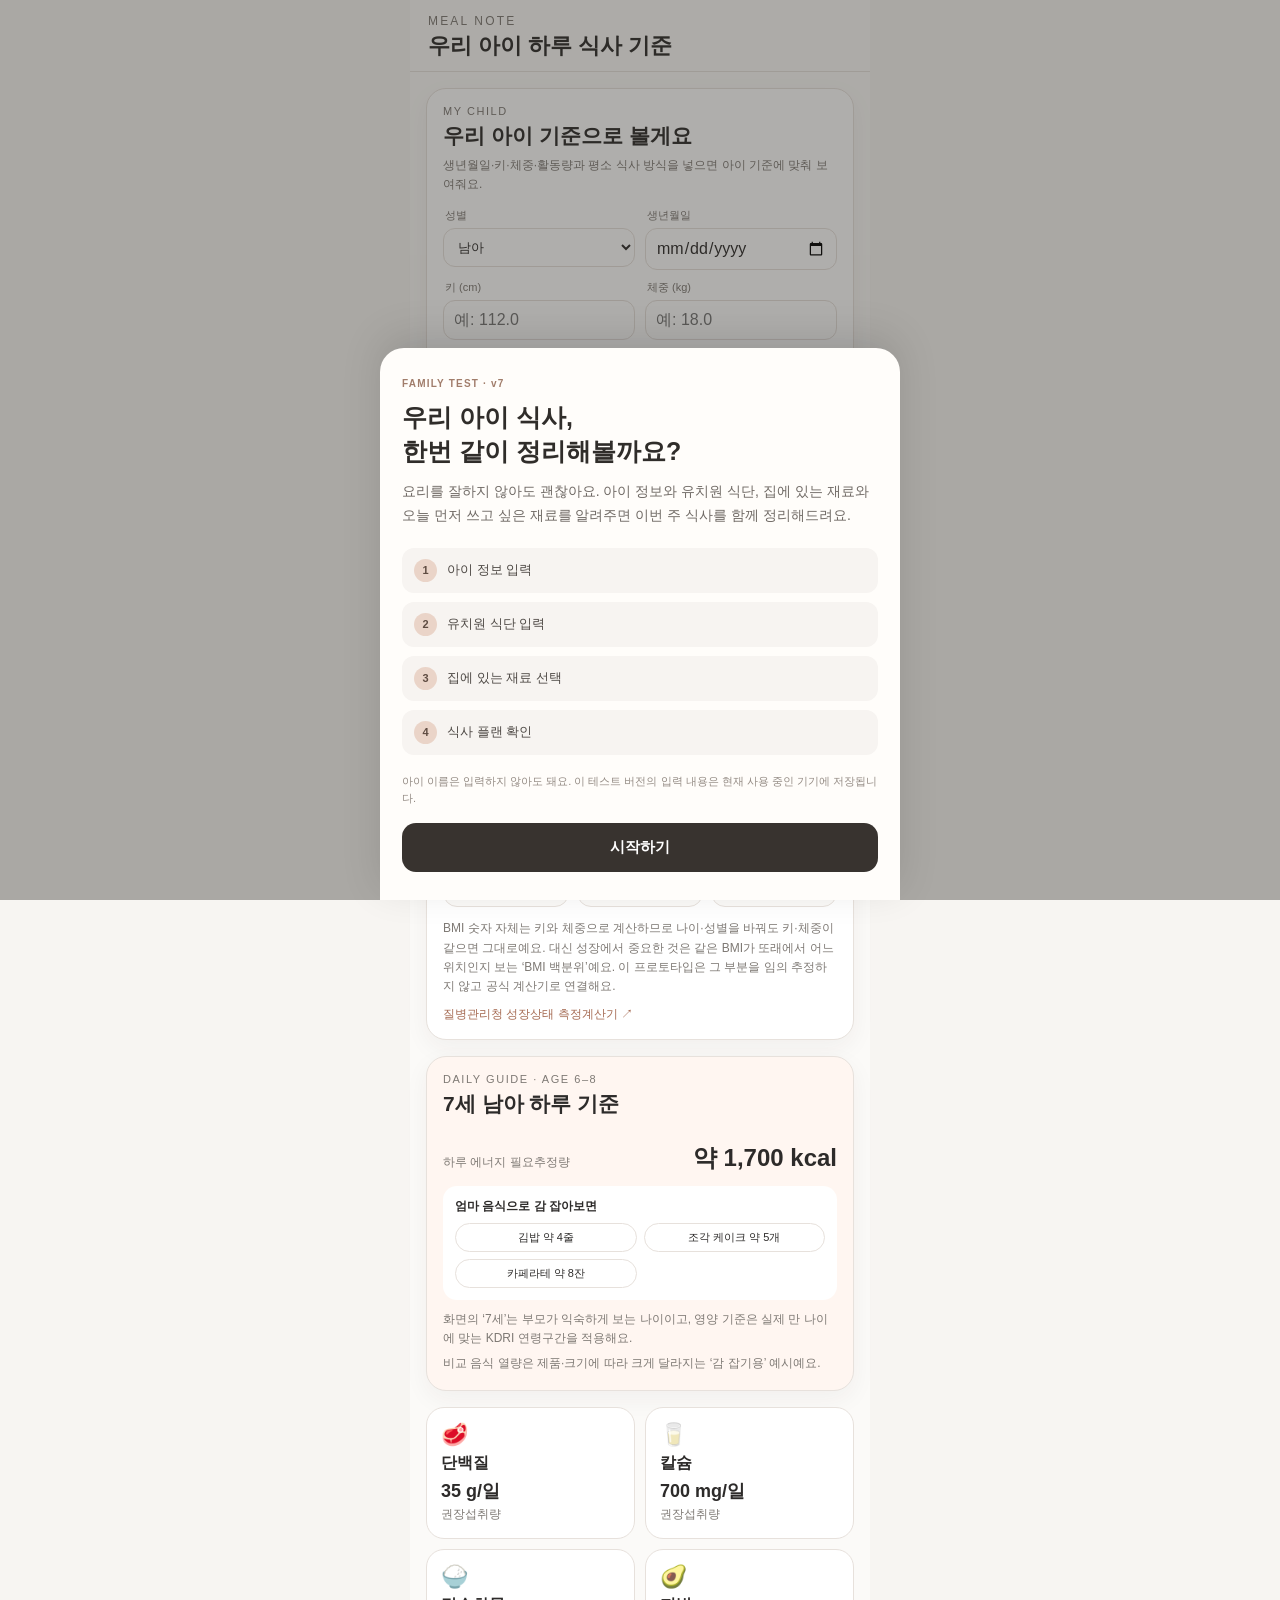
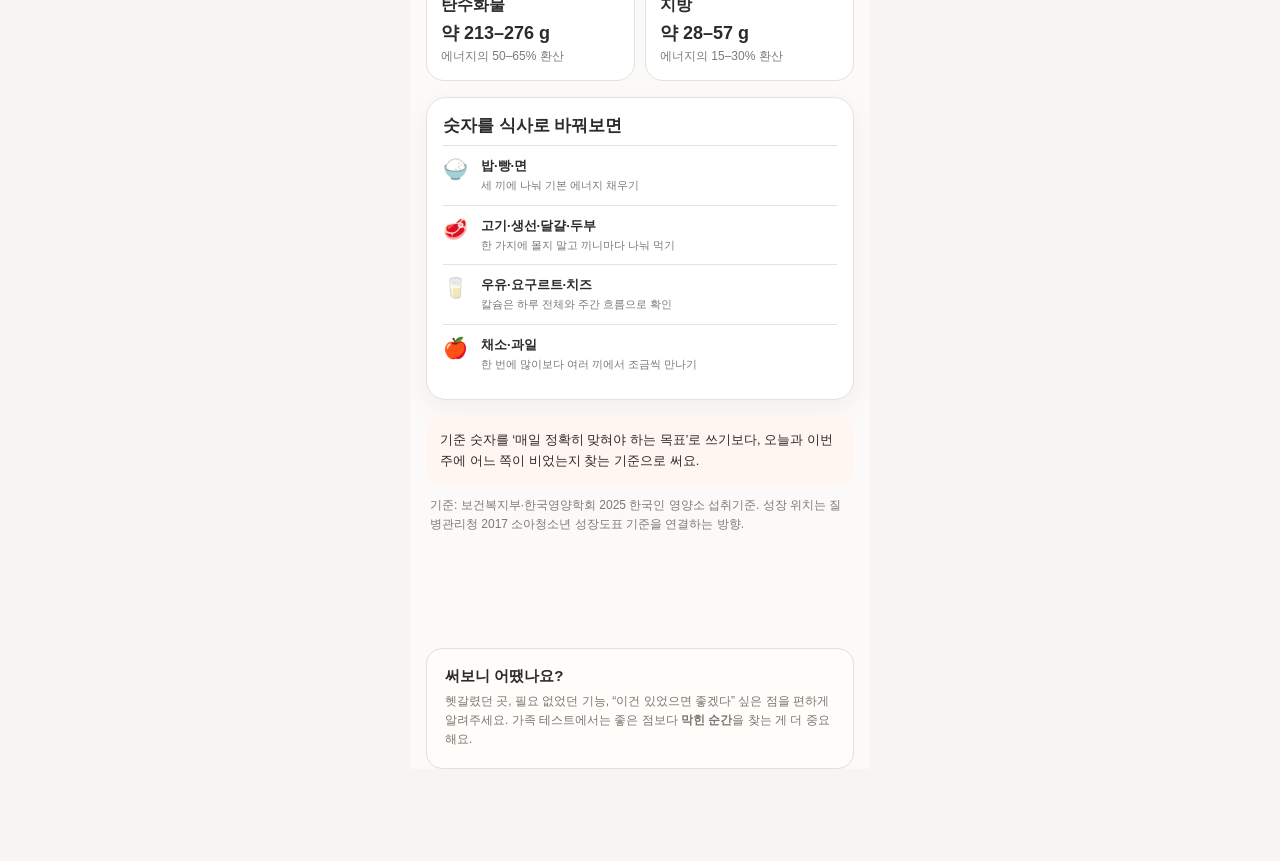
<file: index-7.html>
<!doctype html>
<html lang="ko">
<head>
  <meta charset="utf-8" />
  <meta name="viewport" content="width=device-width, initial-scale=1" />
  <title>아이 식사 가이드 프로토타입</title>
  <style>
    :root{
      --bg:#f7f5f2;
      --card:#ffffff;
      --soft:#fff6f1;
      --soft2:#f4faf7;
      --text:#2d2b2a;
      --muted:#7e7974;
      --line:#e7e1dc;
      --accent:#f0b9a2;
      --accent-deep:#c98265;
      --shadow:0 8px 24px rgba(58,46,38,.05);
    }
    *{box-sizing:border-box}
    body{
      margin:0;
      background:var(--bg);
      color:var(--text);
      font-family:-apple-system,BlinkMacSystemFont,"Apple SD Gothic Neo","Noto Sans KR","Malgun Gothic",sans-serif;
    }
    button,input{font:inherit}
    .app{max-width:460px;margin:0 auto;min-height:100vh;background:#fbfaf8}
    header{
      position:sticky;top:0;z-index:10;
      background:rgba(251,250,248,.94);backdrop-filter:blur(10px);
      border-bottom:1px solid var(--line);
      padding:14px 18px 10px;
    }
    .brand{font-size:12px;letter-spacing:.18em;color:var(--muted)}
    .title{font-size:22px;font-weight:750;margin-top:3px}
    main{padding:16px 16px 96px}
    .view{display:none}
    .view.active{display:block}
    .section{margin-bottom:16px}
    .card{
      background:var(--card);border:1px solid var(--line);border-radius:20px;
      padding:16px;box-shadow:var(--shadow);
    }
    .hero{background:var(--soft)}
    .eyebrow{font-size:11px;letter-spacing:.14em;color:var(--muted)}
    h2{font-size:21px;margin:5px 0 6px}
    h3{font-size:17px;margin:0 0 6px}
    p{margin:0}
    .muted{color:var(--muted);font-size:12px;line-height:1.6}
    .grid2{display:grid;grid-template-columns:1fr 1fr;gap:10px}
    .mini{
      background:var(--card);border:1px solid var(--line);border-radius:18px;padding:14px;
    }
    .mini .emoji{font-size:22px}
    .mini strong{display:block;margin:5px 0 3px}
    .tagrow{display:flex;gap:7px;flex-wrap:wrap;margin-top:10px}
    .tag{border:1px solid var(--line);background:#fff;border-radius:999px;padding:6px 9px;font-size:11px}
    .upload{
      border:1.5px dashed #d9d1cb;border-radius:16px;padding:22px 14px;text-align:center;
      background:#fdfcfb;cursor:pointer;
    }
    .upload:hover{background:#fff9f6}
    .btnrow{display:grid;grid-template-columns:1fr 1fr;gap:8px;margin-top:10px}
    .btn{
      border:1px solid var(--line);border-radius:13px;background:#fff;padding:11px 12px;
      cursor:pointer;color:var(--text);
    }
    .btn.primary{background:#fff0e9;border-color:#efd4c8;font-weight:700}
    .btn.full{width:100%}
    .tabs{display:flex;gap:7px;margin:12px 0}
    .tab{
      border:0;background:transparent;border-radius:999px;padding:7px 11px;color:var(--muted);cursor:pointer
    }
    .tab.active{background:#fff0e9;color:var(--text);font-weight:700}
    .inputrow{display:flex;gap:8px}
    input[type=text]{
      flex:1;border:1px solid var(--line);border-radius:14px;padding:12px 13px;background:#fff;outline:none;
    }
    input[type=text]:focus{border-color:#d8b4a5}
    .chips{display:flex;gap:7px;flex-wrap:wrap;margin-top:12px}
    .chip{
      display:inline-flex;align-items:center;gap:5px;border:1px solid var(--line);
      background:#fff;border-radius:999px;padding:7px 9px;font-size:12px;
    }
    .chip button{border:0;background:none;color:#aaa;cursor:pointer;padding:0}
    .day{border:1px solid var(--line);border-radius:20px;overflow:hidden;background:#fff;box-shadow:var(--shadow)}
    .dayhead{padding:13px 15px;display:flex;justify-content:space-between;align-items:center}
    .today{background:var(--soft)}
    .tomorrow{background:var(--soft2)}
    .row{display:grid;grid-template-columns:78px 1fr;gap:7px;padding:10px 13px;border-top:1px solid var(--line)}
    .label{font-size:12px;color:var(--muted);font-weight:700}
    .food{font-size:13px;line-height:1.55}
    .note{
      background:var(--soft);border-radius:18px;padding:14px;font-size:13px;line-height:1.6
    }
    .preview{
      margin-top:10px;border-radius:14px;overflow:hidden;border:1px solid var(--line);display:none
    }
    .preview img{display:block;width:100%}
    .bottom{
      position:fixed;left:50%;bottom:0;transform:translateX(-50%);
      width:min(460px,100%);display:grid;grid-template-columns:repeat(3,1fr);
      background:rgba(255,255,255,.96);backdrop-filter:blur(12px);border-top:1px solid var(--line)
    }
    .navbtn{
      border:0;background:transparent;padding:12px 6px 10px;color:var(--muted);cursor:pointer;font-size:11px
    }
    .navbtn span{display:block;font-size:18px;margin-bottom:3px}
    .navbtn.active{color:var(--accent-deep);font-weight:700}
    .status{margin-top:10px;font-size:12px;color:var(--accent-deep);min-height:18px}
    .ingredient-photo-label{display:block}

    .softPicker{background:#fbf8f5;border:1px solid var(--line);border-radius:18px;padding:14px;margin-top:14px}
    .pickerTitle{font-size:14px;font-weight:750}
    .pickerGroup{margin-top:15px}
    .pickerLabel{font-size:12px;font-weight:750;color:#5f5a56;margin-bottom:7px}
    .quickGrid{display:flex;flex-wrap:wrap;gap:7px}
    .quick{border:1px solid var(--line);background:#fff;border-radius:999px;padding:8px 10px;font-size:12px;cursor:pointer;color:var(--text)}
    .quick.selected{background:#fff0e9;border-color:#e9c5b5;color:#9c6049;font-weight:700}
    .ingredientSearchWrap{position:relative;margin-top:14px}
    .ingredientSearchWrap input{width:100%;border:1px solid var(--line);background:#fff;border-radius:14px;padding:12px 38px 12px 13px;font-size:13px;color:var(--text);outline:none}
    .ingredientSearchWrap input:focus{border-color:#dfc1b3;box-shadow:0 0 0 3px rgba(223,193,179,.16)}
    .searchClear{position:absolute;right:7px;top:50%;transform:translateY(-50%);width:28px;height:28px;border:0;border-radius:50%;background:#f2efec;color:#8c827b;font-size:18px;line-height:1;cursor:pointer}
    .ingredientSearchHint{font-size:11px;color:var(--muted);margin:7px 2px 0}
    .todayIngredientBox{margin-top:18px;padding:15px;background:#fff8f4;border:1px solid #ead8ce;border-radius:16px}
    .todayIngredientHead{display:flex;justify-content:space-between;gap:10px;align-items:flex-start}
    .todayIngredientSub{font-size:11px;line-height:1.5;color:var(--muted)}
    .optionalLabel{display:inline-block;margin-left:4px;padding:2px 6px;border-radius:999px;background:#f0ebe7;color:#8a817b;font-size:9px;font-weight:700;vertical-align:1px}
    .miniTextBtn{border:0;background:transparent;color:#9a7968;font-size:11px;padding:2px 0;white-space:nowrap;cursor:pointer}
    .preferredChoices{display:flex;flex-wrap:wrap;gap:7px;margin-top:12px}
    .preferredChoice{border:1px solid #e5d6ce;background:#fff;border-radius:999px;padding:8px 10px;font-size:12px;color:var(--text);cursor:pointer}
    .preferredChoice.selected{background:#3d3733;border-color:#3d3733;color:#fff;font-weight:700}
    .preferredStatus{margin-top:9px;font-size:11px;line-height:1.5;color:#9a684f;min-height:16px}
    .preferenceMark{display:inline-block;margin-top:7px;padding:5px 8px;border-radius:999px;background:#fff0e9;color:#9c6049;font-size:11px;font-weight:700}
    .planPreferenceBox{background:#fffaf7}
    .planPreferenceBox .preferredChoices{margin-top:14px}
    .customMealBox{margin:10px 13px 13px;padding:13px;border:1px dashed #dfd4cd;border-radius:14px;background:#fcfaf8}
    .customMealTitle{font-size:12px;font-weight:750;color:#5d5651;margin-bottom:4px}
    .customMealSub{font-size:11px;line-height:1.5;color:var(--muted);margin-bottom:9px}
    .customMealRow{display:grid;grid-template-columns:1fr auto;gap:7px}
    .customMealInput{width:100%;min-width:0;border:1px solid var(--line);border-radius:12px;background:#fff;padding:10px 11px;font-size:12px;color:var(--text);outline:none}
    .customMealInput:focus{border-color:#dfc1b3}
    .customMealSave{border:0;border-radius:12px;background:#403a36;color:#fff;padding:0 12px;font-size:12px;font-weight:700;cursor:pointer}
    .customMealCurrent{display:flex;justify-content:space-between;gap:10px;align-items:center;margin-top:9px;padding:9px 10px;background:#fff3ed;border-radius:11px;font-size:11px;line-height:1.45;color:#8f624e}
    .customMealReset{border:0;background:transparent;color:#8f624e;text-decoration:underline;font-size:10px;white-space:nowrap;cursor:pointer}


    .categoryBlock.searchMatch{border-top:0;padding-top:5px}
    .softPicker.emptySearch{font-size:12px;color:var(--muted);line-height:1.6}



    .storeTab{border:1px solid var(--line);background:#fff;border-radius:14px;padding:11px 5px;color:var(--muted);cursor:pointer}
    .storeTab.active{background:#fff0e9;border-color:#edcfc2;color:var(--text);font-weight:750}
    .categoryBlock{padding:13px 0;border-top:1px solid var(--line)}
    .categoryBlock:first-child{border-top:0;padding-top:0}
    .categoryBlock:last-child{padding-bottom:0}
    .categoryName{font-size:13px;font-weight:750;margin-bottom:8px}
    .homeMark{display:inline-block;margin-top:5px;color:#a66b53;font-size:11px;background:#fff4ef;padding:4px 7px;border-radius:999px}
    .flexTitle{display:flex;justify-content:space-between;align-items:flex-start;gap:10px}
    .futureRow{display:grid;grid-template-columns:52px 1fr;gap:11px;padding:13px 0;border-top:1px solid var(--line)}
    .futureRow:first-of-type{margin-top:10px}
    .futureDate{display:flex;flex-direction:column;font-size:13px}
    .futureDate span{font-size:11px;color:var(--muted);margin-top:2px}
    .futureRow>div:last-child{font-size:13px;line-height:1.5}
    .consume{display:flex;flex-direction:column;gap:8px;margin-top:10px;font-size:12px}
    .consume span{padding:9px 10px;background:#faf8f6;border-radius:12px}
    .consume b{display:inline-block;width:42px;color:#a66b53}


    .profileCard{background:#fff}

    .profileTop{display:flex;justify-content:space-between;gap:12px;align-items:flex-start}
    .editProfile{border:1px solid var(--line);background:#fff;border-radius:999px;padding:7px 11px;color:#9a6b57;cursor:pointer;font-size:12px}
    .profileSummary{margin-top:12px;padding:12px 13px;border:1px solid var(--line);background:#fbfaf8;border-radius:14px;font-size:13px;line-height:1.65}

    .profileGrid{display:grid;grid-template-columns:1fr 1fr;gap:10px}
    .fieldLabel{display:block;font-size:11px;color:var(--muted);margin:0 0 5px 2px}
    .field{width:100%;border:1px solid var(--line);background:#fff;border-radius:12px;padding:10px;color:var(--text)}
    .activityBtns{display:grid;grid-template-columns:repeat(3,1fr);gap:7px}
    .activity{border:1px solid var(--line);background:#fff;border-radius:12px;padding:9px 5px;color:var(--muted);cursor:pointer}
    .activity.active{background:#fff0e9;border-color:#edcfc2;color:var(--text);font-weight:700}
    .growthStats{display:grid;grid-template-columns:repeat(3,1fr);gap:8px}
    .growthStats>div{border:1px solid var(--line);border-radius:14px;padding:11px 8px;background:#fbfaf8}
    .growthStats span,.growthStats small{display:block;color:var(--muted);font-size:10px}
    .growthStats strong{display:block;font-size:16px;margin:4px 0}
    .officialLink{display:inline-block;margin-top:10px;color:#a66b53;font-size:12px;text-decoration:none}
    .energyHero{margin-top:12px}
    .energyHero>div:first-child{display:flex;justify-content:space-between;align-items:baseline;gap:10px;padding:12px 0}
    .energyHero>div:first-child span{font-size:12px;color:var(--muted)}
    .energyHero>div:first-child strong{font-size:24px}
    .compareBox{display:grid;grid-template-columns:1fr 1fr;gap:7px;background:#fff;border-radius:14px;padding:12px}
    .compareBox b{grid-column:1/-1;font-size:12px;margin-bottom:1px}
    .compareBox span{font-size:11px;border:1px solid var(--line);border-radius:999px;padding:6px 8px;text-align:center}
    .number{font-size:18px;font-weight:800;margin:5px 0 2px}
    .dailyFoodRow{display:grid;grid-template-columns:30px 1fr;gap:8px;padding:11px 0;border-top:1px solid var(--line)}
    .dailyFoodRow:first-of-type{margin-top:8px}
    .dailyFoodRow span{font-size:20px}
    .dailyFoodRow b{display:block;font-size:13px}
    .dailyFoodRow small{display:block;color:var(--muted);font-size:11px;margin-top:2px;line-height:1.5}


    .recipeBox{margin:0 18px 14px;border:1px solid var(--line);border-radius:14px;background:#fff;overflow:hidden}
    .recipeBox summary{cursor:pointer;padding:13px 15px;font-weight:800;list-style:none}
    .recipeBox summary::-webkit-details-marker{display:none}
    .recipeInner{padding:0 15px 14px}
    .recipeNote{font-size:12px;color:#777;line-height:1.55;margin-bottom:10px}
    .recipeDish{padding:14px 0;border-top:1px solid var(--line)}
    .recipeDish:first-of-type{border-top:0}
    .recipeDishHead{display:flex;justify-content:space-between;gap:12px;align-items:baseline}
    .recipeDishHead b{font-size:16px}
    .recipeDishHead span{font-size:12px;color:#9b7a67;white-space:nowrap}
    .recipeMeta{font-size:12px;color:#827b75;margin-top:5px}
    .recipeIngredients{margin-top:8px;padding:9px 10px;border-radius:10px;background:#faf7f4;font-size:12px;line-height:1.55;color:#5e5a57}
    .recipeIngredients strong{color:#2f2d2b;margin-right:5px}
    .recipeDish ol{margin:10px 0 0 20px;padding:0;color:#4f4b47;font-size:13px;line-height:1.75}
    .videoBtn{display:flex;align-items:center;gap:10px;margin-top:12px;padding:12px 13px;border-radius:12px;background:#fff7f2;border:1px solid #ead8cc;color:#3c3834;text-decoration:none}
    .videoBtn b{display:block;font-size:13px;margin-bottom:2px}
    .videoBtn small{display:block;font-size:11px;line-height:1.45;color:#8a7467}
    .videoIcon{display:flex;align-items:center;justify-content:center;width:30px;height:30px;border-radius:50%;background:#e7c1ad;font-size:12px;flex:0 0 30px}
    .videoBtn.searchOnly{background:#fafafa;border-color:#e6e3e0}
    .videoBtn.searchOnly .videoIcon{background:#ece9e6}

    .videoRule{display:inline-block;margin-top:5px;color:#9a7968}


    .weeklyCard{margin:0 0 22px;padding:20px 18px;border:1px solid var(--line);border-radius:22px;background:#fff}
    .weeklyEyebrow{font-size:11px;letter-spacing:.14em;color:#8b8179;margin-bottom:7px}
    .weeklyTitle{font-size:21px;font-weight:800;line-height:1.4;margin-bottom:8px}
    .weeklySub{font-size:13px;color:#6c6763;line-height:1.6;margin-bottom:18px}
    .nutriRow{margin:14px 0}
    .nutriTop{display:flex;justify-content:space-between;gap:12px;font-size:14px}
    .nutriTop span{color:#7a746f;font-size:12px}
    .nutriTrack{height:9px;background:#f1ece8;border-radius:999px;overflow:hidden;margin:7px 0 5px}
    .nutriFill{height:100%;background:#d9b7a4;border-radius:999px}
    .nutriDesc{font-size:12px;color:#8a8580}
    .weeklyReassure{margin-top:18px;padding:14px 15px;border-radius:14px;background:#fbf6f1;font-size:14px;line-height:1.6;color:#5f574f}

    .reassureBox{margin:14px 18px 18px;padding:16px 17px;border-radius:16px;background:#fbf6f1;border:1px solid #eadfd6}
    .reassureEyebrow{font-size:11px;letter-spacing:.13em;color:#9b7a67;margin-bottom:6px}
    .reassureTitle{font-size:18px;font-weight:800;margin-bottom:7px}
    .reassureBody{font-size:14px;line-height:1.65;color:#5e5a57}
    .manualMeal{margin-top:14px;padding-top:4px;border-top:1px solid var(--line)}
    .mealText{width:100%;min-height:78px;resize:vertical;border:1px solid var(--line);background:#fff;border-radius:13px;padding:10px 11px;color:var(--text);font:inherit;line-height:1.55}
    .missingMeal{display:inline-block;background:#f6f3ef;color:#8b817a;border-radius:999px;padding:5px 8px;font-size:11px}
    .ingredientUsed{display:inline-block;margin-top:6px;color:#a66b53;background:#fff3ed;border-radius:999px;padding:5px 8px;font-size:11px}

    @media (max-width:360px){.grid2{grid-template-columns:1fr}.row{grid-template-columns:70px 1fr}}
  </style>

<style>
.testerWelcome{position:fixed;inset:0;z-index:99999;background:rgba(45,42,39,.38);display:flex;align-items:flex-end;justify-content:center;padding:0}
.testerSheet{width:min(100%,520px);background:#fffdfa;border-radius:24px 24px 0 0;padding:30px 22px 28px;box-shadow:0 -12px 40px rgba(0,0,0,.12)}
.testerBadge{font-size:10px;letter-spacing:.12em;color:#a17d6b;font-weight:700;margin-bottom:12px}
.testerSheet h2{font-size:25px;line-height:1.35;margin:0 0 12px;color:#302d2a}
.testerSheet>p{font-size:14px;line-height:1.7;color:#706a65;margin:0 0 20px}
.testerSteps{display:grid;gap:9px;margin:0 0 18px}
.testerSteps div{display:flex;align-items:center;gap:10px;padding:11px 12px;background:#f7f4f1;border-radius:12px;font-size:13px;color:#4e4945}
.testerSteps b{display:flex;width:23px;height:23px;border-radius:50%;align-items:center;justify-content:center;background:#ead4c8;color:#5f4c42;font-size:11px}
.testerPrivacy{font-size:11px;line-height:1.55;color:#948b84;margin-bottom:16px}
.testerStart{width:100%;border:0;border-radius:14px;padding:15px;background:#38332f;color:white;font-size:15px;font-weight:700}
.testFeedback{margin:18px 16px 92px;padding:18px;border:1px solid #e6ded8;border-radius:16px;background:#fffdfa}
.testFeedback h3{margin:0 0 6px;font-size:15px}.testFeedback p{margin:0;font-size:12px;line-height:1.6;color:#7c746e}
</style>

</head>
<body>
<div class="app">
  <header>
    <div class="brand">MEAL NOTE</div>
    <div class="title" id="headerTitle">우리 아이 하루 식사 기준</div>
  </header>

  <main>
    <!-- GUIDE -->
    <section class="view active" id="guide">
      <div class="section card profileCard">
        <div class="profileTop">
          <div>
            <div class="eyebrow">MY CHILD</div>
            <h2 id="profileHeadline">우리 아이 기준으로 볼게요</h2>
            <p class="muted" id="profileIntro">생년월일·키·체중·활동량과 평소 식사 방식을 넣으면 아이 기준에 맞춰 보여줘요.</p>
          </div>
          <button class="editProfile" id="editProfile" style="display:none">수정</button>
        </div>

        <div id="profileSummary" class="profileSummary" style="display:none"></div>

        <div id="profileForm">
        <div class="profileGrid" style="margin-top:14px">
          <div>
            <label class="fieldLabel">성별</label>
            <select id="childSex" class="field">
              <option value="남자">남아</option>
              <option value="여자">여아</option>
            </select>
          </div>
          <div>
            <label class="fieldLabel">생년월일</label>
            <input id="childBirth" class="field" type="date">
          </div>
          <div>
            <label class="fieldLabel">키 (cm)</label>
            <input id="childHeight" class="field" type="number" step="0.1" placeholder="예: 112.0">
          </div>
          <div>
            <label class="fieldLabel">체중 (kg)</label>
            <input id="childWeight" class="field" type="number" step="0.1" placeholder="예: 18.0">
          </div>
        </div>

        <div style="margin-top:11px">
          <label class="fieldLabel">평소 활동량</label>
          <div class="activityBtns">
            <button class="activity active" data-act="보통">보통</button>
            <button class="activity" data-act="적음">적은 편</button>
            <button class="activity" data-act="많음">많은 편</button>
          </div>
        </div>
        <div class="profileGrid" style="margin-top:12px">
          <div>
            <label class="fieldLabel">식사 단계</label>
            <select id="mealStage" class="field">
              <option value="유아식">유아식</option>
              <option value="일반식">일반식</option>
            </select>
          </div>
          <div>
            <label class="fieldLabel">간 정도</label>
            <select id="saltPreference" class="field">
              <option value="일반">일반</option>
              <option value="싱겁게">싱겁게</option>
              <option value="저염식">저염식</option>
            </select>
          </div>
        </div>
        <div class="note" style="margin-top:10px">
          간 정도는 집에서 평소 먹는 방식에 맞춰 선택해요. <b>저염식</b>을 고르면 양념을 처음부터 적게 넣고 아이 몫을 먼저 덜도록 레시피를 조정해요.
          <br><span class="muted">이유식(초기·중기·후기·완료기)은 다음 확장 단계에서 추가할 예정이에요.</span>
        </div>
        <button class="btn primary full" id="saveProfile" style="margin-top:12px">우리 아이 정보 적용</button>
        <div class="status" id="profileStatus"></div>
        </div>
      </div>

      <div class="section card growthCard">
        <div class="flexTitle">
          <div><div class="eyebrow">GROWTH POSITION</div><h3 style="margin-top:4px">지금 어디쯤 있을까?</h3></div>
          <span class="muted" id="childAgeLabel">정보를 입력해 주세요</span>
        </div>
        <div class="growthStats" style="margin-top:13px">
          <div><span>키</span><strong id="heightStat">—</strong><small id="heightPct">공식 백분위 확인</small></div>
          <div><span>체중</span><strong id="weightStat">—</strong><small id="weightPct">공식 백분위 확인</small></div>
          <div><span>BMI</span><strong id="bmiStat">—</strong><small id="bmiPct">키·체중이 같으면 BMI 값도 같아요</small></div>
        </div>
        <p class="muted" style="margin-top:12px">BMI 숫자 자체는 키와 체중으로 계산하므로 나이·성별을 바꿔도 키·체중이 같으면 그대로예요. 대신 성장에서 중요한 것은 같은 BMI가 또래에서 어느 위치인지 보는 ‘BMI 백분위’예요. 이 프로토타입은 그 부분을 임의 추정하지 않고 공식 계산기로 연결해요.</p>
        <a class="officialLink" href="https://knhanes.kdca.go.kr/knhanes/grtcht/main.do" target="_blank" rel="noopener">질병관리청 성장상태 측정계산기 ↗</a>
      </div>

      <div class="section card hero">
        <div class="eyebrow" id="guideEyebrow">DAILY GUIDE · AGE 6–8</div>
        <h2 id="guideTitle">7세 남아 하루 기준</h2>
        <div class="energyHero">
          <div><span>하루 에너지 필요추정량</span><strong id="energyValue">약 1,700 kcal</strong></div>
          <div class="compareBox">
            <b>엄마 음식으로 감 잡아보면</b>
            <span id="compareKimbap">김밥 약 4줄</span>
            <span id="compareCake">조각 케이크 약 5개</span>
            <span id="compareLatte">카페라테 약 8잔</span>
          </div>
        </div>
        <p class="muted" id="kdriAgeNote" style="margin-top:10px">화면의 ‘7세’는 부모가 익숙하게 보는 나이이고, 영양 기준은 실제 만 나이에 맞는 KDRI 연령구간을 적용해요.</p>
        <p class="muted" style="margin-top:6px">비교 음식 열량은 제품·크기에 따라 크게 달라지는 ‘감 잡기용’ 예시예요.</p>
      </div>

      <div class="section grid2 nutrientGrid">
        <div class="mini"><div class="emoji">🥩</div><strong>단백질</strong><div class="number" id="proteinValue">35 g/일</div><div class="muted">권장섭취량</div></div>
        <div class="mini"><div class="emoji">🥛</div><strong>칼슘</strong><div class="number" id="calciumValue">700 mg/일</div><div class="muted">권장섭취량</div></div>
        <div class="mini"><div class="emoji">🍚</div><strong>탄수화물</strong><div class="number" id="carbRange">약 213–276 g</div><div class="muted">에너지의 50–65% 환산</div></div>
        <div class="mini"><div class="emoji">🥑</div><strong>지방</strong><div class="number" id="fatRange">약 28–57 g</div><div class="muted">에너지의 15–30% 환산</div></div>
      </div>

      <div class="section card">
        <h3>숫자를 식사로 바꿔보면</h3>
        <div class="dailyFoodRow"><span>🍚</span><div><b>밥·빵·면</b><small>세 끼에 나눠 기본 에너지 채우기</small></div></div>
        <div class="dailyFoodRow"><span>🥩</span><div><b>고기·생선·달걀·두부</b><small>한 가지에 몰지 말고 끼니마다 나눠 먹기</small></div></div>
        <div class="dailyFoodRow"><span>🥛</span><div><b>우유·요구르트·치즈</b><small>칼슘은 하루 전체와 주간 흐름으로 확인</small></div></div>
        <div class="dailyFoodRow"><span>🍎</span><div><b>채소·과일</b><small>한 번에 많이보다 여러 끼에서 조금씩 만나기</small></div></div>
      </div>

      <div class="note">기준 숫자를 ‘매일 정확히 맞혀야 하는 목표’로 쓰기보다, 오늘과 이번 주에 어느 쪽이 비었는지 찾는 기준으로 써요.</div>
      <p class="muted" style="margin:10px 4px 0">기준: 보건복지부·한국영양학회 2025 한국인 영양소 섭취기준. 성장 위치는 질병관리청 2017 소아청소년 성장도표 기준을 연결하는 방향.</p>
    </section>

    <!-- INPUT -->
    <section class="view" id="input">
      <div class="section">
        <div class="eyebrow">MEAL SETUP</div>
        <h2>우리 아이 식사 준비</h2>
        <p class="muted">유치원에서 먹는 것과 집에 있는 재료만 알려주세요.</p>
      </div>

      <div class="section card">
        <h3>🏫 유치원 식단</h3>
        <p class="muted">식단표 사진이나 캡처 이미지를 올려주세요.</p>
        <label class="upload" for="mealFile" style="display:block;margin-top:13px">
          <div style="font-size:26px">＋</div>
          <strong>식단표 사진 올리기</strong>
          <div class="muted" style="margin-top:4px">사진 · 캡처 이미지</div>
        </label>
        <input id="mealFile" type="file" accept="image/*" hidden />
        <div class="preview" id="mealPreview"><img id="mealPreviewImg" alt="식단표 미리보기"></div>
        <div class="status" id="mealStatus"></div>

        <div class="manualMeal">
          <div class="pickerLabel" style="margin-top:16px">식단 내용을 직접 넣거나 수정할 수 있어요</div>
          <label class="fieldLabel">오늘 유치원 식단</label>
          <textarea id="schoolToday" class="mealText" placeholder="예: 오전 요구르트 / 점심 쌀밥, 소고기탕국... / 오후 우유"></textarea>
          <label class="fieldLabel" style="margin-top:10px">내일 유치원 식단</label>
          <textarea id="schoolTomorrow" class="mealText" placeholder="예: 오전 시리얼·우유 / 점심 흑미밥, 시락국..."></textarea>
          <button class="btn primary full" id="saveSchoolMeals" style="margin-top:10px">유치원 식단 저장</button>
        </div>

        <div class="note" style="margin-top:10px">
          지금은 사진 미리보기 + 직접 입력까지 작동해요. 실제 자동 식단 인식은 AI/API 연결 단계에서 붙일 수 있어요.
        </div>
      </div>

      <div class="section card">
        <h3>🏠 우리집에 있는 재료</h3>
        <p class="muted">냉장·냉동·상온에서 자주 쓰는 기본 재료를 넉넉히 넣었어요. 있는 것만 톡톡 골라주세요.</p>

        <div class="storeTabs" style="display:grid;grid-template-columns:repeat(3,1fr);gap:8px;margin-top:14px">
          <button class="storeTab active" data-store="냉장">🧊 냉장</button>
          <button class="storeTab" data-store="냉동">❄️ 냉동</button>
          <button class="storeTab" data-store="상온">🥫 상온</button>
        </div>


        <div class="ingredientSearchWrap">
          <input id="ingredientSearch" type="search" placeholder="재료 검색 · 예: 닭, 고등어, 브로콜리" />
          <button id="ingredientSearchClear" class="searchClear" type="button" aria-label="검색 지우기">×</button>
        </div>
        <div id="ingredientSearchHint" class="ingredientSearchHint">선택지를 보다가 생각난 재료는 검색해도 돼요.</div>

        <div id="guidedPicker" class="softPicker"></div>

        <div style="margin-top:15px">
          <div class="pickerLabel">목록에 없어요</div>
          <div class="inputrow">
            <input id="ingredientInput" type="text" placeholder="직접 입력해도 돼요" />
            <button class="btn primary" id="addIngredient">추가</button>
          </div>
        </div>

        <div class="btnrow">
          <label class="btn ingredient-photo-label" for="ingredientFile">📷 사진으로 추가</label>
          <button class="btn" id="clearIngredients">전체 지우기</button>
        </div>
        <input id="ingredientFile" type="file" accept="image/*" hidden />
        <div class="preview" id="ingredientPreview"><img id="ingredientPreviewImg" alt="재료 사진 미리보기"></div>

        <div style="margin-top:16px">
          <div class="pickerLabel">지금 우리집에 있는 것 <span id="ingredientCount" style="color:var(--accent-deep)"></span></div>
          <div class="chips" id="ingredientChips"></div>
        </div>

        

        <div class="status" id="ingredientStatus"></div>
      </div>
    </section>

    <!-- PLAN -->
    <section class="view" id="plan">
      <div class="section">
        <div class="eyebrow">5 DAY MEAL FLOW</div>
        <h2>오늘부터 5일 식단</h2>
        <p class="muted">식사 플랜은 자세히, 그 이후 3일은 집에 있는 재료로 가볍게 미리 봐요.</p>
      </div>


      <div class="section card todayIngredientBox planPreferenceBox">
        <div class="todayIngredientHead">
          <div>
            <div class="eyebrow">TODAY'S PICK</div>
            <h3 style="margin:4px 0 4px">⭐ 오늘 쓰고 싶은 재료</h3>
            <div class="todayIngredientSub">오늘 저녁에 먼저 쓰고 싶은 재료를 골라주세요. 개수 제한 없이 선택할 수 있어요.</div>
          </div>
          <button id="clearPreferred" class="miniTextBtn" type="button">전체 해제</button>
        </div>
        <div id="preferredIngredientChoices" class="preferredChoices"></div>
        <div id="preferredStatus" class="preferredStatus"></div>
      </div>

      <div id="planNotice" class="section note"></div>
      <div id="todayPlan"></div>
      <div id="tomorrowPlan"></div>

      <div class="section card">
        <div class="flexTitle">
          <div><div class="eyebrow">NEXT 3 DAYS</div><h3 style="margin-top:4px">그 이후는 이렇게 이어가요</h3></div>
          <span class="muted">밥 · 국 · 반찬 구성으로</span>
        </div>
        <div id="futurePlans"></div>
      </div>

      <div id="weeklyNutrition"></div>

      <div class="section card">
        <h3 style="font-size:15px">🧺 재료 소진 순서</h3>
        <div class="consume" id="consumeOrder"></div>
      </div>

      <div class="section grid2">
        <div class="card"><h3 style="font-size:15px">🌈 이번 흐름</h3><p class="muted" id="flowSummary">입력된 식단과 재료를 기준으로 조정해요.</p></div>
        <div class="card"><h3 style="font-size:15px">🛒 장보기</h3><p class="muted" id="shoppingSummary">집에 없는 것만 추려볼게요.</p></div>
      </div>
    </section>
  </main>

  
<div class="testFeedback">
  <h3>써보니 어땠나요?</h3>
  <p>헷갈렸던 곳, 필요 없었던 기능, “이건 있었으면 좋겠다” 싶은 점을 편하게 알려주세요. 가족 테스트에서는 좋은 점보다 <b>막힌 순간</b>을 찾는 게 더 중요해요.</p>
</div>

<nav class="bottom">
    <button class="navbtn active" data-view="guide"><span>🌱</span>하루 기준</button>
    <button class="navbtn" data-view="input"><span>✏️</span>식단·재료 입력</button>
    <button class="navbtn" data-view="plan"><span>📅</span>식사 플랜</button>
  </nav>
</div>

<script>
  const views = document.querySelectorAll('.view');
  const navs = document.querySelectorAll('.navbtn');
  const headerTitle = document.getElementById('headerTitle');
  const titles = {
    guide:'우리 아이 하루 식사 기준',
    input:'식단 · 우리집 재료',
    plan:'오늘 · 내일 식단'
  };

  navs.forEach(btn=>{
    btn.addEventListener('click',()=>{
      navs.forEach(x=>x.classList.remove('active'));
      btn.classList.add('active');
      views.forEach(v=>v.classList.remove('active'));
      document.getElementById(btn.dataset.view).classList.add('active');
      headerTitle.textContent = btn.dataset.view==='guide' ? currentGuideHeader() : titles[btn.dataset.view];
      window.scrollTo({top:0,behavior:'smooth'});
    });
  });

  function previewFile(input, boxId, imgId, statusId, text){
    const file=input.files?.[0];
    if(!file) return;
    const url=URL.createObjectURL(file);
    document.getElementById(imgId).src=url;
    document.getElementById(boxId).style.display='block';
    if(statusId) document.getElementById(statusId).textContent=text;
  }


  let childActivity='보통';

  // 2025 KDRI prototype values used here:
  // 3–5 y: energy 1400 kcal, protein 25 g, calcium 550 mg
  // 6–8 y: energy male 1700 / female 1500 kcal, protein 35 g
  // Calcium is displayed as 700 mg for 6–8 y in this prototype.
  const kdri = {
    "3-5": {
      male:{energy:1400, protein:25, calcium:550},
      female:{energy:1400, protein:25, calcium:550}
    },
    "6-8": {
      male:{energy:1700, protein:35, calcium:700},
      female:{energy:1500, protein:35, calcium:700}
    }
  };

  document.querySelectorAll('.activity').forEach(btn=>{
    btn.addEventListener('click',()=>{
      document.querySelectorAll('.activity').forEach(x=>x.classList.remove('active'));
      btn.classList.add('active');
      childActivity=btn.dataset.act;
    });
  });

  const savedProfile=JSON.parse(localStorage.getItem('mealnote.childProfile') || 'null');
  if(savedProfile){
    document.getElementById('childSex').value=savedProfile.sex || '남자';
    document.getElementById('childBirth').value=savedProfile.birth || '';
    document.getElementById('childHeight').value=savedProfile.height || '';
    document.getElementById('childWeight').value=savedProfile.weight || '';
    document.getElementById('mealStage').value=savedProfile.mealStage || '유아식';
    document.getElementById('saltPreference').value=savedProfile.saltPreference || '일반';
    childActivity=savedProfile.activity || '보통';
    document.querySelectorAll('.activity').forEach(x=>x.classList.toggle('active',x.dataset.act===childActivity));
  }

  function getAge(){
    const birth=document.getElementById('childBirth').value;
    if(!birth) return null;
    const b=new Date(birth+'T00:00:00');
    const now=new Date();
    let months=(now.getFullYear()-b.getFullYear())*12+(now.getMonth()-b.getMonth());
    if(now.getDate()<b.getDate()) months--;
    if(months<0) return null;
    return {months, years:Math.floor(months/12), rem:months%12};
  }

  function nutritionGroup(ageYears){
    if(ageYears>=3 && ageYears<=5) return "3-5";
    if(ageYears>=6 && ageYears<=8) return "6-8";
    return null;
  }

  function displayAge(){
    const birth=document.getElementById('childBirth')?.value;
    if(!birth) return null;
    const y=parseInt(birth.slice(0,4),10);
    return new Date().getFullYear()-y+1;
  }

  function currentGuideHeader(){
    const age=getAge();
    const shown=displayAge();
    const sex=document.getElementById('childSex')?.value;
    if(!age || !shown) return '우리 아이 하루 식사 기준';
    const sexLabel=sex==='여자'?'여아':'남아';
    return `${shown}세 ${sexLabel} 하루 식사 기준`;
  }

  function updateNutritionGuide(){
    const age=getAge();
    const shown=displayAge();
    const sex=document.getElementById('childSex').value;
    if(!age || !shown) return;
    const group=nutritionGroup(age.years);
    const sexKey=sex==='여자'?'female':'male';
    const sexLabel=sex==='여자'?'여아':'남아';

    document.getElementById('guideTitle').textContent=`${shown}세 ${sexLabel} 하루 기준`;
    document.getElementById('guideEyebrow').textContent =
      group ? `DAILY GUIDE · KDRI 만 ${group}세 적용` : `DAILY GUIDE · 만 ${age.years}세 기준`;
    const note=document.getElementById('kdriAgeNote');
    if(note) note.textContent=`${shown}세로 보여드리되, 영양 수치는 실제 만 ${age.years}세 ${age.rem}개월에 해당하는 KDRI ${group ? '만 '+group+'세' : '연령'} 기준을 적용해요.`;
    headerTitle.textContent=currentGuideHeader();

    if(!group || !kdri[group]){
      document.getElementById('energyValue').textContent='연령 기준 확장 예정';
      return;
    }

    const d=kdri[group][sexKey];
    document.getElementById('energyValue').textContent=`약 ${d.energy.toLocaleString()} kcal`;
    document.getElementById('proteinValue').textContent=`${d.protein} g/일`;
    document.getElementById('calciumValue').textContent=`${d.calcium} mg/일`;

    const carbLow=Math.round(d.energy*.50/4), carbHigh=Math.round(d.energy*.65/4);
    const fatLow=Math.round(d.energy*.15/9), fatHigh=Math.round(d.energy*.30/9);
    document.getElementById('carbRange').textContent=`약 ${carbLow}–${carbHigh} g`;
    document.getElementById('fatRange').textContent=`약 ${fatLow}–${fatHigh} g`;

    document.getElementById('compareKimbap').textContent=`김밥 약 ${(d.energy/430).toFixed(1)}줄`;
    document.getElementById('compareCake').textContent=`조각 케이크 약 ${(d.energy/330).toFixed(1)}개`;
    document.getElementById('compareLatte').textContent=`카페라테 약 ${(d.energy/200).toFixed(1)}잔`;
  }

  function updateProfileSummary(){
    const age=getAge();
    const h=parseFloat(document.getElementById('childHeight').value);
    const w=parseFloat(document.getElementById('childWeight').value);
    const sex=document.getElementById('childSex').value;
    document.getElementById('heightStat').textContent=isFinite(h)?`${h.toFixed(1)} cm`:'—';
    document.getElementById('weightStat').textContent=isFinite(w)?`${w.toFixed(1)} kg`:'—';

    let bmi=null;
    if(isFinite(h)&&isFinite(w)&&h>0){
      bmi=w/((h/100)**2);
      document.getElementById('bmiStat').textContent=bmi.toFixed(1);
    }else document.getElementById('bmiStat').textContent='—';

    if(age){
      document.getElementById('childAgeLabel').textContent=`${displayAge()}세 · 만 ${age.years}세 ${age.rem}개월`;
      const sexEmoji=sex==='여자'?'👧':'👦';
      const shown=displayAge();
      const parts=[`${sexEmoji} ${shown}세 (만 ${age.years}세 ${age.rem}개월)`];
      if(isFinite(h)) parts.push(`${h.toFixed(1)}cm`);
      if(isFinite(w)) parts.push(`${w.toFixed(1)}kg`);
      if(bmi) parts.push(`BMI ${bmi.toFixed(1)}`);
      parts.push(`활동량 ${childActivity}`);
      const stage=document.getElementById('mealStage')?.value || '유아식';
      const salt=document.getElementById('saltPreference')?.value || '일반';
      parts.push(stage);
      parts.push(salt==='일반'?'일반 간':salt);
      document.getElementById('profileSummary').textContent=parts.join(' · ');
    }
    updateNutritionGuide();
    if(document.getElementById('guide').classList.contains('active')){
      headerTitle.textContent=currentGuideHeader();
    }
  }

  function collapseProfile(){
    document.getElementById('profileForm').style.display='none';
    document.getElementById('profileSummary').style.display='block';
    document.getElementById('editProfile').style.display='block';
    document.getElementById('profileHeadline').textContent='우리 아이';
    document.getElementById('profileIntro').textContent='저장된 정보를 기준으로 아래 내용을 보여드려요.';
  }

  function expandProfile(){
    document.getElementById('profileForm').style.display='block';
    document.getElementById('profileSummary').style.display='none';
    document.getElementById('editProfile').style.display='none';
    document.getElementById('profileHeadline').textContent='우리 아이 기준으로 볼게요';
    document.getElementById('profileIntro').textContent='생년월일·키·체중·활동량과 평소 식사 방식을 넣으면 아이 기준에 맞춰 보여줘요.';
  }

  document.getElementById('editProfile').addEventListener('click',expandProfile);

  document.getElementById('saveProfile').addEventListener('click',()=>{
    const profile={
      sex:document.getElementById('childSex').value,
      birth:document.getElementById('childBirth').value,
      height:document.getElementById('childHeight').value,
      weight:document.getElementById('childWeight').value,
      activity:childActivity,
      mealStage:document.getElementById('mealStage').value,
      saltPreference:document.getElementById('saltPreference').value
    };
    localStorage.setItem('mealnote.childProfile',JSON.stringify(profile));
    updateProfileSummary();
    document.getElementById('profileStatus').textContent='우리 아이 정보를 적용했어요.';
    collapseProfile();
  });

  ['childBirth','childHeight','childWeight','childSex','mealStage','saltPreference'].forEach(id=>
    document.getElementById(id).addEventListener('input',updateProfileSummary)
  );

  updateProfileSummary();
  if(savedProfile && savedProfile.birth) collapseProfile();


  let schoolMeals={today:'',tomorrow:'',photo:false};
  try{
    const savedSchool=JSON.parse(localStorage.getItem('mealnote.schoolMeals') || 'null');
    if(savedSchool) schoolMeals={...schoolMeals,...savedSchool};
  }catch(e){}

  const schoolTodayEl=document.getElementById('schoolToday');
  const schoolTomorrowEl=document.getElementById('schoolTomorrow');
  if(schoolTodayEl) schoolTodayEl.value=schoolMeals.today || '';
  if(schoolTomorrowEl) schoolTomorrowEl.value=schoolMeals.tomorrow || '';

  const saveSchoolBtn=document.getElementById('saveSchoolMeals');
  if(saveSchoolBtn){
    saveSchoolBtn.addEventListener('click',()=>{
      schoolMeals.today=schoolTodayEl.value.trim();
      schoolMeals.tomorrow=schoolTomorrowEl.value.trim();
      localStorage.setItem('mealnote.schoolMeals',JSON.stringify(schoolMeals));
      document.getElementById('mealStatus').textContent='유치원 식단을 저장했어요. 식사 플랜 추천에 바로 반영돼요.';
      generatePlans();
    });
  }

  document.getElementById('mealFile').addEventListener('change', e=>{
    previewFile(e.target,'mealPreview','mealPreviewImg','mealStatus','식단표 사진이 등록됐어요. 이 프로토타입에서는 자동 인식 대신 아래 칸에 내용을 확인·입력해 주세요.');
    schoolMeals.photo=!!e.target.files?.[0];
    localStorage.setItem('mealnote.schoolMeals',JSON.stringify(schoolMeals));
    generatePlans();
  });

  document.getElementById('ingredientFile').addEventListener('change', e=>{
    previewFile(e.target,'ingredientPreview','ingredientPreviewImg','ingredientStatus','재료 사진이 등록됐어요. 실제 버전에서는 AI가 사진 속 재료 후보를 뽑아주게 만들 수 있어요.');
  });

  const ingredientCatalog = {
    "냉장": {
      "🥩 소고기": ["국거리","불고기용 소고기","다짐육","장조림용","샤브샤브용"],
      "🐖 돼지고기": ["삼겹살","목살","앞다리살","등심","다진 돼지고기","대패삼겹","항정살"],
      "🐓 닭·오리": ["닭가슴살","닭다리살","닭봉","닭안심","닭고기","훈제오리"],
      "🥚 달걀·두부": ["달걀","두부","순두부","유부","메추리알"],
      "🥬 잎·줄기채소": ["대파","쪽파","부추","시금치","깻잎","상추","양배추","배추","청경채","미나리"],
      "🥕 자주 쓰는 채소": ["애호박","양파","당근","무","오이","파프리카","피망","브로콜리","콩나물","숙주"],
      "🍄 버섯": ["느타리버섯","새송이버섯","팽이버섯","표고버섯","양송이버섯"],
      "🥛 유제품": ["우유","요구르트","플레인요거트","슬라이스치즈","모짜렐라치즈"],
      "🍱 반찬·기타": ["김치","햄","소시지","베이컨","어묵","맛살","단무지"]
    },
    "냉동": {
      "🥩 소고기": ["국거리","불고기용 소고기","갈비","샤브샤브용","다짐육"],
      "🐖 돼지고기": ["삼겹살","목살","앞다리살","대패삼겹","항정살","다진 돼지고기"],
      "🐓 닭·오리": ["닭가슴살","닭다리살","닭봉","닭안심","닭고기","훈제오리"],
      "🐟 생선": ["가자미","갈치","고등어","연어","삼치","대구","조기","임연수"],
      "🦐 해산물": ["오징어","새우","낙지","주꾸미","홍합","바지락","꽃게","관자"],
      "🥦 냉동채소": ["브로콜리","시금치","옥수수","완두콩","혼합채소","다진대파","다진마늘","단호박"],
      "🍗 간편식": ["만두","돈까스","떡갈비","치킨","핫도그","피자"],
      "🍚 밥·면·떡": ["냉동밥","볶음밥","떡국떡","떡볶이떡","우동면","칼국수면"]
    },
    "상온": {
      "🍚 쌀·잡곡": ["쌀","현미","흑미","보리","귀리","찹쌀","잡곡"],
      "🍜 면": ["소면","중면","칼국수면","파스타면","쌀국수면","라면"],
      "🥫 통조림": ["참치캔","야채참치","스팸","옥수수캔","완두콩캔","고등어캔"],
      "🐟 건어물·해조류": ["잔멸치","국물멸치","김","김가루","미역","다시마","건새우","황태채"],
      "🥔 실온채소": ["감자","고구마","양파","마늘","단호박"],
      "🥣 아침·간식": ["시리얼","오트밀","식빵","또띠아","크래커","견과류"],
      "🫘 콩·기타": ["콩","렌틸콩","참깨","들깨가루"]
    }
  };

  let ingredients=[];
  try{
    const migratedIngredients=JSON.parse(localStorage.getItem('mealnote.ingredients.v3') || 'null');
    if(Array.isArray(migratedIngredients)) ingredients=migratedIngredients;
  }catch(e){
    ingredients=[];
  }
  let currentStore='냉장';
  let ingredientSearchTerm='';
  let preferredIngredients=[];
  try{
    const savedPreferred=JSON.parse(localStorage.getItem('mealnote.preferred.today.v1') || '[]');
    if(Array.isArray(savedPreferred)) preferredIngredients=savedPreferred;
  }catch(e){ preferredIngredients=[]; }
  let customMeals={today:'',tomorrow:''};
  try{
    const savedCustom=JSON.parse(localStorage.getItem('mealnote.customMeals.v1') || '{}');
    if(savedCustom && typeof savedCustom==='object'){
      customMeals.today=(savedCustom.today||'').trim();
      customMeals.tomorrow=(savedCustom.tomorrow||'').trim();
    }
  }catch(e){ customMeals={today:'',tomorrow:''}; }

  function saveCustomMeals(){
    localStorage.setItem('mealnote.customMeals.v1',JSON.stringify(customMeals));
  }

  function customMealObject(title){
    const detected=detectGroups(title);
    const groups=[];
    if(detected.has('grain')) groups.push('grain');
    if(detected.has('protein')) groups.push('protein');
    if(detected.has('vegetable')) groups.push('vegetable');
    if(detected.has('dairy')) groups.push('dairy');
    if(detected.has('fruit')) groups.push('fruit');
    return {
      title:title,
      used:[],
      extras:[],
      protein:'custom',
      groups:groups,
      reason:'사용자가 직접 고른 메뉴예요. 오늘의 유치원 식단과 함께 균형을 확인해볼게요.',
      custom:true
    };
  }


  const chips=document.getElementById('ingredientChips');
  const input=document.getElementById('ingredientInput');
  const picker=document.getElementById('guidedPicker');

  function save(){
    localStorage.setItem('mealnote.ingredients.v3',JSON.stringify(ingredients));
    const availableNames=new Set(ingredients.map(x=>x.name));
    preferredIngredients=preferredIngredients.filter(x=>availableNames.has(x));
    localStorage.setItem('mealnote.preferred.today.v1',JSON.stringify(preferredIngredients));
    if(typeof renderPreferredIngredients==='function') renderPreferredIngredients();
    if(typeof generatePlans==='function') generatePlans();
  }

  function renderPicker(){
    picker.innerHTML='';
    const term=ingredientSearchTerm.trim().toLowerCase();
    let matched=0;

    Object.entries(ingredientCatalog[currentStore]).forEach(([category,items])=>{
      const filtered = term ? items.filter(name=>name.toLowerCase().includes(term)) : items;
      if(!filtered.length) return;

      const block=document.createElement('div');
      block.className='categoryBlock' + (term ? ' searchMatch' : '');
      const title=document.createElement('div');
      title.className='categoryName';
      title.textContent=category;
      const grid=document.createElement('div');
      grid.className='quickGrid';

      filtered.forEach(name=>{
        matched++;
        const btn=document.createElement('button');
        btn.className='quick';
        btn.textContent=name;
        const exists=ingredients.some(i=>i.name===name && i.cat===currentStore);
        if(exists) btn.classList.add('selected');
        btn.onclick=()=>{
          const existing=ingredients.find(i=>i.name===name && i.cat===currentStore);
          if(existing){
            ingredients=ingredients.filter(i=>i.id!==existing.id);
            const elsewhere=[...new Set(ingredients.filter(i=>i.name===name).map(i=>i.cat))];
            document.getElementById('ingredientStatus').textContent=
              elsewhere.length
              ? `${currentStore}의 ${name}은 뺐어요. 하지만 ${elsewhere.join('·')}에도 ${name}이 등록되어 있어 추천에는 계속 사용할 수 있어요.`
              : `${name}을(를) 우리집 재료에서 완전히 뺐어요.`;
          }else{
            ingredients.push({id:Date.now()+Math.random(),name,cat:currentStore});
            document.getElementById('ingredientStatus').textContent=`${name} 있어요 ✓`;
          }
          save(); render(); renderPicker();
        };
        grid.appendChild(btn);
      });
      block.append(title,grid);
      picker.appendChild(block);
    });

    if(term && !matched){
      picker.classList.add('emptySearch');
      picker.innerHTML=`“${ingredientSearchTerm}”은 ${currentStore} 기본 목록에 없어요.<br>아래 ‘목록에 없어요’에서 직접 추가할 수 있어요.`;
    }else{
      picker.classList.remove('emptySearch');
    }
  }


  function renderPreferredIngredients(){
    const wrap=document.getElementById('preferredIngredientChoices');
    const status=document.getElementById('preferredStatus');
    if(!wrap) return;

    const unique=[];
    const seen=new Set();
    ingredients.forEach(item=>{
      if(!seen.has(item.name)){ seen.add(item.name); unique.push(item.name); }
    });

    wrap.innerHTML='';
    if(!unique.length){
      wrap.innerHTML='<span class="muted">먼저 우리집 재료를 선택해주세요.</span>';
      if(status) status.textContent='';
      return;
    }

    unique.forEach(name=>{
      const btn=document.createElement('button');
      btn.type='button';
      btn.className='preferredChoice'+(preferredIngredients.includes(name)?' selected':'');
      btn.textContent=name;
      btn.onclick=()=>{
        if(preferredIngredients.includes(name)){
          preferredIngredients=preferredIngredients.filter(x=>x!==name);
        }else{
          preferredIngredients.push(name);
        }
        localStorage.setItem('mealnote.preferred.today.v1',JSON.stringify(preferredIngredients));
        renderPreferredIngredients();
        generatePlans();
      };
      wrap.appendChild(btn);
    });

    if(status){
      status.textContent=preferredIngredients.length
        ? `오늘은 ${preferredIngredients.join(' · ')}을(를) 우선 재료로 보고 식단을 다시 짤게요.`
        : '꼭 쓰고 싶은 재료가 없다면 선택하지 않아도 돼요.';
    }
  }

  function render(){
    chips.innerHTML='';
    ingredients.forEach(item=>{
      const span=document.createElement('span');
      span.className='chip';
      span.innerHTML=`${item.name} <small style="color:#aaa">${item.cat}</small> <button aria-label="삭제">×</button>`;
      span.querySelector('button').onclick=()=>{
        ingredients=ingredients.filter(x=>x.id!==item.id);
        save(); render(); renderPicker();
      };
      chips.appendChild(span);
    });
    if(!chips.children.length) chips.innerHTML='<span class="muted">등록된 재료가 없어요.</span>';
    document.getElementById('ingredientCount').textContent=`${ingredients.length}개`;
  }


  const ingredientSearch=document.getElementById('ingredientSearch');
  const ingredientSearchClear=document.getElementById('ingredientSearchClear');
  ingredientSearch.addEventListener('input',e=>{
    ingredientSearchTerm=e.target.value;
    renderPicker();
  });
  ingredientSearchClear.onclick=()=>{
    ingredientSearchTerm='';
    ingredientSearch.value='';
    renderPicker();
    ingredientSearch.focus();
  };

  document.querySelectorAll('.storeTab').forEach(tab=>{
    tab.onclick=()=>{
      document.querySelectorAll('.storeTab').forEach(x=>x.classList.remove('active'));
      tab.classList.add('active');
      currentStore=tab.dataset.store;
      ingredientSearchTerm='';
      ingredientSearch.value='';
      renderPicker();
    };
  });

  function addIngredient(){
    const name=input.value.trim();
    if(!name) return;
    if(!ingredients.some(i=>i.name===name && i.cat===currentStore)){
      ingredients.push({id:Date.now(),name,cat:currentStore});
    }
    input.value='';
    save(); render(); renderPicker();
    document.getElementById('ingredientStatus').textContent=`${name}을(를) ${currentStore}에 추가했어요.`;
  }
  document.getElementById('addIngredient').onclick=addIngredient;
  input.addEventListener('keydown',e=>{if(e.key==='Enter') addIngredient();});
  document.getElementById('clearIngredients').onclick=()=>{
    if(confirm('등록된 재료를 모두 지울까요?')){
      ingredients=[]; save(); render(); renderPicker();
      document.getElementById('ingredientStatus').textContent='재료 목록을 비웠어요.';
    }
  };
  document.getElementById('clearPreferred').onclick=()=>{
    preferredIngredients=[];
    localStorage.setItem('mealnote.preferred.today.v1','[]');
    renderPreferredIngredients();
    generatePlans();
  };


  function names(){ return ingredients.map(x=>x.name); }
  function has(name){ return names().includes(name); }
  function locationsOf(name){ return ingredients.filter(x=>x.name===name).map(x=>x.cat); }
  function ingredientLabel(name){
    const locs=[...new Set(locationsOf(name))];
    return locs.length ? `${locs.join('/')} ${name}` : name;
  }

  // Common Korean home meals. A recipe is recommended only when its main
  // ingredients are actually registered at home. Optional ingredients raise its score.
  const recipeLibrary = [
    {
      title:'쌀밥 · 소고기미역국 · 달걀말이 · 브로콜리무침',
      req:['국거리','미역','달걀','브로콜리'],
      opt:['대파','당근'],
      protein:'beef', priority:'fridge',
      groups:['grain','protein','vegetable']
    },
    {
      title:'쌀밥 · 감자된장국 · 돼지고기숙주볶음 · 깻잎',
      req:['감자','숙주'],
      any:['삼겹살','대패삼겹','항정살'],
      opt:['깻잎','양파','대파'],
      protein:'pork', priority:'fridge',
      groups:['grain','protein','vegetable']
    },
    {
      title:'쌀밥 · 두부애호박된장국 · 소불고기 · 버섯볶음',
      req:['불고기용 소고기','두부','애호박'],
      opt:['버섯','양파','당근'],
      protein:'beef', priority:'fridge',
      groups:['grain','protein','vegetable']
    },
    {
      title:'쌀밥 · 콩나물국 · 돼지고기애호박볶음 · 김',
      req:['다진 돼지고기','애호박','콩나물'],
      opt:['김','양파','대파'],
      protein:'pork', priority:'fridge',
      groups:['grain','protein','vegetable']
    },
    {
      title:'쌀밥 · 감자국 · 닭고기간장조림 · 브로콜리무침',
      req:['닭고기','감자'],
      opt:['브로콜리','당근','양파','대파'],
      protein:'chicken', priority:'fridge',
      groups:['grain','protein','vegetable']
    },
    {
      title:'쌀밥 · 두부국 · 고등어구이 · 콩나물무침',
      req:['고등어','두부','콩나물'],
      opt:['대파'],
      protein:'fish', priority:'freezer',
      groups:['grain','protein','vegetable']
    },
    {
      title:'쌀밥 · 감자국 · 갈치구이 · 애호박볶음',
      req:['갈치','감자','애호박'],
      opt:['대파','양파'],
      protein:'fish', priority:'freezer',
      groups:['grain','protein','vegetable']
    },
    {
      title:'쌀밥 · 두부된장국 · 가자미구이 · 브로콜리무침',
      req:['가자미','두부','브로콜리'],
      opt:['애호박','대파'],
      protein:'fish', priority:'freezer',
      groups:['grain','protein','vegetable']
    },
    {
      title:'쌀밥 · 미역국 · 오징어애호박전 · 콩나물무침',
      req:['오징어','애호박','미역'],
      opt:['달걀','콩나물'],
      protein:'seafood', priority:'freezer',
      groups:['grain','protein','vegetable']
    },
    {
      title:'쌀밥 · 달걀국 · 새우채소볶음 · 김',
      req:['새우','달걀'],
      opt:['당근','양파','대파','김'],
      protein:'seafood', priority:'freezer',
      groups:['grain','protein','vegetable']
    },
    {
      title:'쌀밥 · 어묵국 · 두부부침 · 콩나물무침',
      req:['어묵','두부','콩나물'],
      opt:['대파','양파'],
      protein:'tofu', priority:'fridge',
      groups:['grain','protein','vegetable']
    },
    {
      title:'쌀밥 · 유부된장국 · 달걀말이 · 애호박볶음',
      req:['유부','달걀','애호박'],
      opt:['대파','양파'],
      protein:'egg', priority:'fridge',
      groups:['grain','protein','vegetable']
    },
    {
      title:'쌀밥 · 감자국 · 떡갈비 · 버섯볶음',
      req:['떡갈비','감자','버섯'],
      opt:['양파','대파'],
      protein:'easy', priority:'freezer',
      groups:['grain','protein','vegetable']
    },
    {
      title:'쌀밥 · 만두국 · 달걀찜 · 김',
      req:['만두','달걀'],
      opt:['김','대파'],
      protein:'easy', priority:'freezer',
      groups:['grain','protein']
    }
  ];

  const breakfastLibrary = [
    {title:'햄 주먹밥 + 우유/요구르트 + 과일', req:['햄','쌀'], opt:['김가루','우유','요구르트']},
    {title:'달걀 주먹밥 + 우유 + 과일', req:['달걀','쌀'], opt:['김가루','우유']},
    {title:'시리얼 + 우유 + 과일', req:['시리얼','우유'], opt:[]},
    {title:'식빵 + 치즈 + 우유 + 과일', req:['식빵','치즈'], opt:['우유']},
    {title:'유부초밥 + 과일', req:['유부','쌀'], opt:['당근']}
  ];

  function recipeAvailable(r){
    const n=names();
    if(r.req && !r.req.every(x=>n.includes(x))) return false;
    if(r.any && !r.any.some(x=>n.includes(x))) return false;
    return true;
  }

  function mainIngredients(r){
    const n=names();
    const arr=[...(r.req||[])];
    if(r.any){
      const picked=r.any.find(x=>n.includes(x));
      if(picked) arr.push(picked);
    }
    return arr;
  }

  function schoolProteinTypes(text){
    const s=text||'';
    const set=new Set();
    if(/소고기|불고기|갈비/.test(s)) set.add('beef');
    if(/돼지|제육|삼겹/.test(s)) set.add('pork');
    if(/닭|치킨/.test(s)) set.add('chicken');
    if(/고등어|갈치|가자미|생선/.test(s)) set.add('fish');
    if(/오징어|새우/.test(s)) set.add('seafood');
    if(/두부|콩/.test(s)) set.add('tofu');
    if(/달걀|계란/.test(s)) set.add('egg');
    if(/어묵/.test(s)) set.add('fishcake');
    return set;
  }

  function chooseMeal(dayIndex, schoolText, history){
    const schoolProteins=schoolProteinTypes(schoolText);
    const usedTitles=new Set(history.map(x=>x.title));
    const usedProteins=history.slice(-2).map(x=>x.protein);
    const fridgeNames=new Set(ingredients.filter(x=>x.cat==='냉장').map(x=>x.name));

    let pool=recipeLibrary.filter(recipeAvailable);
    if(!pool.length){
      return {title:'쌀밥 · 맑은국 · 달걀말이 · 김', used:[], protein:'basic', groups:['grain','protein'], reason:'지금 등록된 재료만으로는 정확한 4찬 구성이 어려워 기본 식사형으로 보여드려요.'};
    }

    const scored=pool.map(r=>{
      let score=0;
      const mains=mainIngredients(r);
      // Avoid literal repeats across five days.
      if(usedTitles.has(r.title)) score-=100;
      // Prefer not to repeat the same protein on consecutive days.
      if(usedProteins.includes(r.protein)) score-=18;
      // If school meal is known, avoid repeating that protein at dinner.
      if(schoolProteins.has(r.protein)) score-=20;
      // Prefer recipes using perishable refrigerated ingredients.
      score += mains.filter(x=>fridgeNames.has(x)).length*8;
      score += (r.opt||[]).filter(x=>has(x)).length*3;

      // User choice wins for TODAY: strongly prioritize dishes that use the ingredients
      // the parent explicitly wants to use. Optional matches also count, but less.
      if(dayIndex===0 && preferredIngredients.length){
        const mainMatches=mains.filter(x=>preferredIngredients.includes(x)).length;
        const optionalMatches=(r.opt||[]).filter(x=>preferredIngredients.includes(x)).length;
        score += mainMatches*70;
        score += optionalMatches*24;
        score += (mainMatches+optionalMatches)*6;
      }
      // Rotate freezer meals into later days.
      if(dayIndex>=2 && r.priority==='freezer') score+=7;
      if(dayIndex<=1 && r.priority==='fridge') score+=7;
      // Slight deterministic rotation by day so equally-scored recipes vary.
      score += (recipeLibrary.indexOf(r)+dayIndex*3)%7;
      return {r,score};
    }).sort((a,b)=>b.score-a.score);

    const chosen=scored[0].r;
    const used=mainIngredients(chosen);
    const extras=(chosen.opt||[]).filter(x=>has(x)).slice(0,2);
    return {
      title:chosen.title,
      used,
      extras,
      protein:chosen.protein,
      reason: (dayIndex===0 && preferredIngredients.some(x=>used.includes(x) || extras.includes(x)))
        ? `오늘 고른 재료 중 ${preferredIngredients.filter(x=>used.includes(x)||extras.includes(x)).join(' · ')}을(를) 우선 반영하고, 유치원 식사와의 균형도 함께 봤어요.`
        : (schoolText ? '유치원 식사와 겹치지 않게 저녁에서 다른 단백질과 반찬을 이어 붙였어요.' : '집 재료를 먼저 쓰면서 밥·국·반찬이 갖춰지도록 골랐어요.')
    };
  }


  function detectGroups(text){
    const s=(text||'');
    const set=new Set();
    if(/밥|쌀|흑미|잡곡|초밥|우동|면|빵|시리얼|감자|고구마/.test(s)) set.add('grain');
    if(/소고기|돼지|닭|고등어|갈치|가자미|오징어|새우|어묵|두부|달걀|계란|유부|떡갈비/.test(s)) set.add('protein');
    if(/콩나물|숙주|애호박|브로콜리|버섯|당근|양파|깻잎|김치|무침|볶음/.test(s)) set.add('vegetable');
    if(/우유|요구르트|요거트|치즈/.test(s)) set.add('dairy');
    if(/사과|배|포도|샤인|복숭아|바나나|귤|오렌지|키위|수박|멜론|과일/.test(s)) set.add('fruit');
    return set;
  }

  function reassuranceText(schoolText, meal){
    const groups=detectGroups(schoolText);
    (meal.groups||[]).forEach(g=>groups.add(g));
    const good=[];
    if(groups.has('grain')) good.push('곡류');
    if(groups.has('protein')) good.push('단백질');
    if(groups.has('vegetable')) good.push('채소');
    if(groups.has('dairy')) good.push('유제품');
    if(groups.has('fruit')) good.push('과일');

    const missing=[];
    if(!groups.has('fruit')) missing.push('과일');
    if(!groups.has('dairy')) missing.push('유제품');
    if(!groups.has('vegetable')) missing.push('채소');

    let main = good.length>=4
      ? `오늘 식단 흐름으로 보면 ${good.slice(0,4).join('·')}이 여러 끼에 들어와 있어요.`
      : `오늘은 ${good.join('·') || '기본 식사'}를 중심으로 채워가고 있어요.`;

    let next = missing.length
      ? `${missing[0]}만 한 번 더 챙기면 오늘의 균형이 더 좋아져요.`
      : `오늘 식단은 주요 식품군이 고르게 이어지고 있어요.`;

    return {main,next,missing};
  }

  function chooseBreakfast(){
    const available=breakfastLibrary
      .filter(r=>(r.req||[]).every(x=>has(x)))
      .map(r=>({r,score:(r.opt||[]).filter(x=>has(x)).length}))
      .sort((a,b)=>b.score-a.score);
    return available.length ? available[0].r.title : '밥/빵 + 우유·유제품 + 과일';
  }

  function freshProduceFor(meal){
    const perish=['숙주','콩나물','깻잎','두부','애호박','브로콜리','버섯'];
    return perish.filter(x=>has(x) && !(meal.used||[]).includes(x)).slice(0,2);
  }


  const dishGuides = {
    '소고기미역국':{
      time:'약 20분', tools:'냄비 1개',
      ingredients:['불린 미역 1줌(약 15g)','소고기 국거리 80g','물 700ml','국간장 1작은술','참기름 1/2작은술'],
      steps:[
        '마른 미역은 물에 10분 불린 뒤 2~3번 헹구고 물기를 꼭 짜요.',
        '냄비를 중약불에 올리고 참기름 1/2작은술, 소고기 80g을 넣어 2분 볶아요.',
        '미역을 넣고 1분 더 볶아요.',
        '물 700ml를 붓고 센불로 끓여요. 끓기 시작하면 중약불로 줄여 12분 끓여요.',
        '국간장 1작은술을 넣고 맛을 봐요. 아이용은 싱겁다 싶을 정도면 충분해요.'
      ]
    },
    '감자된장국':{
      time:'약 15분', tools:'냄비 1개',
      ingredients:['감자 1개','양파 1/4개','애호박 1/4개(있으면)','물 600ml','된장 1큰술'],
      steps:[
        '감자는 1cm 두께로 작게 썰고, 양파·애호박도 비슷한 크기로 썰어요.',
        '냄비에 물 600ml와 감자를 넣고 센불로 끓여요.',
        '끓으면 중불로 줄이고 된장 1큰술을 체나 숟가락으로 잘 풀어요.',
        '양파와 애호박을 넣고 7~8분 더 끓여요.',
        '감자를 젓가락으로 찔렀을 때 쑥 들어가면 완성이에요.'
      ]
    },
    '두부애호박된장국':{
      time:'약 15분', tools:'냄비 1개',
      ingredients:['두부 1/4모','애호박 1/4개','양파 1/4개','물 600ml','된장 1큰술'],
      steps:[
        '두부는 1.5cm 네모, 애호박·양파는 한입 크기로 썰어요.',
        '냄비에 물 600ml를 끓인 뒤 된장 1큰술을 잘 풀어요.',
        '양파와 애호박을 넣고 중불에서 6분 끓여요.',
        '두부를 넣고 3분 더 끓여요.',
        '아이용은 추가 소금 없이 먼저 덜어주세요.'
      ]
    },
    '콩나물국':{
      time:'약 12분', tools:'냄비 1개',
      ingredients:['콩나물 2줌(약 150g)','물 700ml','대파 5cm','국간장 1작은술'],
      steps:[
        '콩나물은 흐르는 물에 한 번 씻어요.',
        '냄비에 콩나물과 물 700ml를 같이 넣고 뚜껑을 닫아요.',
        '센불에서 끓기 시작하면 중불로 줄여 7분 끓여요. 중간에 뚜껑을 열었다 닫았다 하지 마세요.',
        '대파를 송송 썰어 넣고 1분 더 끓여요.',
        '국간장 1작은술을 넣고 아이 몫을 먼저 덜어요.'
      ]
    },
    '감자국':{
      time:'약 15분', tools:'냄비 1개',
      ingredients:['감자 1개','양파 1/4개','대파 5cm','물 650ml','국간장 1작은술'],
      steps:[
        '감자는 0.7~1cm 두께로 썰고 양파도 비슷하게 썰어요.',
        '냄비에 감자와 물 650ml를 넣고 센불로 끓여요.',
        '끓으면 중불로 줄여 8분 끓여요.',
        '양파와 대파를 넣고 3분 더 끓여요.',
        '국간장 1작은술을 넣고 끝내요.'
      ]
    },
    '두부국':{
      time:'약 10분', tools:'냄비 1개',
      ingredients:['두부 1/3모','대파 5cm','물 600ml','국간장 1작은술'],
      steps:[
        '두부를 1.5cm 네모로 썰고 대파를 송송 썰어요.',
        '냄비에 물 600ml를 끓여요.',
        '끓으면 두부를 넣고 중불에서 5분 끓여요.',
        '대파와 국간장 1작은술을 넣고 1분 더 끓여요.'
      ]
    },
    '두부된장국':{
      time:'약 12분', tools:'냄비 1개',
      ingredients:['두부 1/4모','애호박 1/4개','물 600ml','된장 1큰술','대파 조금'],
      steps:[
        '두부와 애호박을 한입 크기로 썰어요.',
        '냄비에 물 600ml를 끓이고 된장 1큰술을 잘 풀어요.',
        '애호박을 넣고 중불에서 5분 끓여요.',
        '두부와 대파를 넣고 3분 더 끓여요.'
      ]
    },
    '미역국':{
      time:'약 18분', tools:'냄비 1개',
      ingredients:['불린 미역 1줌','물 700ml','국간장 1작은술','참기름 1/2작은술'],
      steps:[
        '마른 미역은 물에 10분 불리고 헹궈 물기를 짜요.',
        '냄비에 참기름 1/2작은술과 미역을 넣고 중약불에서 1분 볶아요.',
        '물 700ml를 붓고 센불로 끓여요.',
        '끓으면 중약불로 줄여 12분 끓이고 국간장 1작은술을 넣어요.'
      ]
    },
    '유부된장국':{
      time:'약 10분', tools:'냄비 1개',
      ingredients:['유부 2장','대파 5cm','물 600ml','된장 1큰술'],
      steps:[
        '유부는 뜨거운 물을 한 번 끼얹어 기름기를 빼고 1cm 폭으로 썰어요.',
        '냄비에 물 600ml를 끓이고 된장 1큰술을 풀어요.',
        '유부와 대파를 넣고 중불에서 4분 끓여요.'
      ]
    },
    '달걀국':{
      time:'약 8분', tools:'냄비 1개',
      ingredients:['달걀 1개','대파 5cm','물 500ml','국간장 1/2작은술'],
      steps:[
        '달걀 1개를 그릇에 풀고 대파를 송송 썰어요.',
        '냄비에 물 500ml를 끓여요.',
        '물이 팔팔 끓으면 달걀물을 한 바퀴 천천히 둘러 붓고 10초 기다려요.',
        '젓가락으로 한두 번만 저은 뒤 대파와 국간장 1/2작은술을 넣고 불을 꺼요.'
      ]
    },
    '어묵국':{
      time:'약 12분', tools:'냄비 1개',
      ingredients:['어묵 2장','대파 5cm','양파 1/4개','물 650ml','국간장 1작은술'],
      steps:[
        '어묵은 뜨거운 물을 한 번 끼얹고 아이가 먹기 좋은 크기로 썰어요.',
        '양파를 얇게 썰고 대파는 송송 썰어요.',
        '냄비에 물 650ml와 양파를 넣고 5분 끓여요.',
        '어묵을 넣고 4분 더 끓인 뒤 대파와 국간장 1작은술을 넣어요.'
      ]
    },
    '만두국':{
      time:'약 12분', tools:'냄비 1개',
      ingredients:['만두 5~6개','달걀 1개','대파 5cm','물 700ml','국간장 1작은술'],
      steps:[
        '냄비에 물 700ml를 끓여요.',
        '물이 끓으면 만두 5~6개를 넣고 중불에서 7분 끓여요.',
        '달걀을 풀어 천천히 넣고 20초 기다렸다가 한 번 저어요.',
        '대파와 국간장 1작은술을 넣고 1분 더 끓여요.'
      ]
    },
    '달걀말이':{
      time:'약 8분', tools:'프라이팬 1개',
      ingredients:['달걀 2개','당근 1큰술','대파 1큰술','식용유 1작은술','소금 한 꼬집'],
      steps:[
        '달걀 2개를 풀고 잘게 썬 당근·대파를 1큰술씩 넣어요.',
        '소금은 손가락으로 아주 작은 한 꼬집만 넣어요.',
        '프라이팬을 약불로 1분 예열한 뒤 식용유 1작은술을 키친타월로 얇게 펴요.',
        '달걀물 절반을 붓고 바닥이 70% 익으면 한쪽부터 말아요.',
        '남은 달걀물을 이어 붓고 다시 말아요. 불은 끝까지 약불이에요.',
        '불을 끄고 1분 식힌 뒤 1.5cm 폭으로 썰어요.'
      ]
    },
    '브로콜리무침':{
      time:'약 7분', tools:'냄비 1개',
      ingredients:['브로콜리 1/3송이','참기름 1/2작은술','깨 1작은술','소금 아주 조금'],
      steps:[
        '브로콜리를 아이 한입 크기로 작게 잘라요.',
        '냄비에 물을 끓이고 브로콜리를 넣어 1분 30초 데쳐요.',
        '찬물에 한 번 헹군 뒤 물기를 충분히 털어요.',
        '참기름 1/2작은술, 깨 1작은술, 소금 아주 조금을 넣고 버무려요.'
      ]
    },
    '돼지고기숙주볶음':{
      time:'약 12분', tools:'프라이팬 1개',
      ingredients:['돼지고기 150g','숙주 2줌','양파 1/4개','간장 1큰술','물 1큰술'],
      steps:[
        '양파는 얇게 썰고 숙주는 씻어 물기를 빼요.',
        '프라이팬을 중불로 1분 예열한 뒤 돼지고기 150g을 넣어 4~5분 볶아요.',
        '고기 겉면이 모두 익으면 양파를 넣고 2분 볶아요.',
        '간장 1큰술과 물 1큰술을 넣고 섞어요.',
        '숙주를 넣고 센불로 1분만 빠르게 볶고 불을 꺼요.'
      ]
    },
    '소불고기':{
      time:'약 15분', tools:'프라이팬 1개',
      ingredients:['불고기용 소고기 180g','양파 1/4개','버섯 한 줌','간장 1.5큰술','물 2큰술','올리고당 1작은술'],
      steps:[
        '간장 1.5큰술, 물 2큰술, 올리고당 1작은술을 섞어요.',
        '소고기와 소스를 섞어 5분 두고, 그동안 양파와 버섯을 썰어요.',
        '프라이팬을 중불로 1분 예열하고 소고기를 넣어 3분 볶아요.',
        '양파와 버섯을 넣고 4~5분 더 볶아요.',
        '고기 속까지 갈색으로 익고 국물이 거의 없어지면 끝이에요.'
      ]
    },
    '버섯볶음':{
      time:'약 7분', tools:'프라이팬 1개',
      ingredients:['버섯 1팩의 1/2','양파 1/4개','식용유 1작은술','간장 1/2작은술'],
      steps:[
        '버섯과 양파를 얇게 썰어요.',
        '프라이팬을 중불로 예열하고 식용유 1작은술을 둘러요.',
        '양파를 1분 볶고 버섯을 넣어 3~4분 볶아요.',
        '간장 1/2작은술을 넣고 30초 더 볶아요.'
      ]
    },
    '돼지고기애호박볶음':{
      time:'약 12분', tools:'프라이팬 1개',
      ingredients:['다진 돼지고기 150g','애호박 1/3개','양파 1/4개','간장 1큰술','물 2큰술'],
      steps:[
        '애호박은 0.5cm 두께 반달 모양, 양파는 얇게 썰어요.',
        '프라이팬을 중불로 1분 예열하고 다진 돼지고기를 넣어 4분 볶아요.',
        '고기 색이 완전히 변하면 양파와 애호박을 넣어 3분 볶아요.',
        '간장 1큰술과 물 2큰술을 넣고 중약불에서 2분 더 볶아요.',
        '애호박이 투명해지기 시작하면 불을 꺼요.'
      ]
    },
    '김':{
      time:'약 1분', tools:'가위',
      ingredients:['구운 김 1~2장'],
      steps:['구운 김을 가위로 아이 한입 크기(약 3cm)로 잘라 그릇에 담아요.']
    },
    '닭고기간장조림':{
      time:'약 20분', tools:'프라이팬 또는 냄비 1개',
      ingredients:['닭고기 200g','감자 1개','당근 1/3개','양파 1/4개','간장 1.5큰술','물 150ml','올리고당 1작은술'],
      steps:[
        '닭고기와 감자·당근을 아이 한입 크기로 썰어요.',
        '팬에 닭고기를 넣고 중불에서 4분 볶아요.',
        '감자·당근·양파를 넣고 2분 더 볶아요.',
        '간장 1.5큰술, 물 150ml, 올리고당 1작은술을 넣고 뚜껑을 덮어요.',
        '중약불에서 10분 끓여요. 감자가 젓가락으로 쉽게 찔리면 완성이에요.'
      ]
    },
    '고등어구이':{
      time:'약 12분', tools:'프라이팬 또는 에어프라이어',
      ingredients:['고등어 1토막','식용유 1/2작은술'],
      steps:[
        '고등어 표면의 물기를 키친타월로 닦아요.',
        '프라이팬 사용 시 중약불로 예열하고 식용유를 아주 얇게 둘러요.',
        '껍질 쪽부터 5분, 뒤집어서 4~5분 익혀요.',
        '속살이 불투명하게 완전히 익었는지 확인해요.',
        '아이에게 줄 때는 살을 작게 떼면서 가시를 손으로 한 번 더 확인해요.'
      ]
    },
    '콩나물무침':{
      time:'약 7분', tools:'냄비 1개',
      ingredients:['콩나물 2줌','참기름 1/2작은술','깨 1작은술','소금 아주 조금'],
      steps:[
        '콩나물을 씻고 끓는 물에 3분 데쳐요.',
        '체에 받쳐 물기를 충분히 빼요.',
        '참기름 1/2작은술, 깨 1작은술, 소금 아주 조금을 넣고 가볍게 무쳐요.'
      ]
    },
    '갈치구이':{
      time:'약 12분', tools:'프라이팬 1개',
      ingredients:['갈치 1토막','식용유 1작은술'],
      steps:[
        '갈치 물기를 키친타월로 닦아요.',
        '프라이팬을 중약불로 예열하고 식용유 1작은술을 둘러요.',
        '갈치를 올려 한 면 4~5분씩 익혀요.',
        '속살이 하얗게 익었는지 확인한 뒤 아이 몫은 뼈와 잔가시를 제거해요.'
      ]
    },
    '애호박볶음':{
      time:'약 8분', tools:'프라이팬 1개',
      ingredients:['애호박 1/3개','양파 1/4개','식용유 1작은술','국간장 1/2작은술'],
      steps:[
        '애호박은 0.5cm 반달 모양, 양파는 얇게 썰어요.',
        '프라이팬을 중불로 예열하고 식용유 1작은술을 둘러요.',
        '양파를 1분 볶고 애호박을 넣어 4분 볶아요.',
        '국간장 1/2작은술을 넣고 30초 더 볶고 불을 꺼요.'
      ]
    },
    '가자미구이':{
      time:'약 12분', tools:'프라이팬 또는 에어프라이어',
      ingredients:['가자미 1토막','식용유 1/2작은술'],
      steps:[
        '가자미 물기를 키친타월로 닦아요.',
        '프라이팬을 중약불로 예열하고 기름을 아주 얇게 둘러요.',
        '한 면 5분, 뒤집어서 4분 익혀요.',
        '아이에게 줄 때는 살을 발라 가시가 없는지 확인해요.'
      ]
    },
    '오징어애호박전':{
      time:'약 15분', tools:'볼 1개 + 프라이팬 1개',
      ingredients:['오징어 100g','애호박 1/4개','달걀 1개','부침가루 3큰술','물 2큰술'],
      steps:[
        '오징어와 애호박을 0.5cm 정도로 아주 잘게 썰어요.',
        '볼에 달걀 1개, 부침가루 3큰술, 물 2큰술을 넣고 섞어요.',
        '오징어와 애호박을 넣고 다시 섞어요.',
        '프라이팬을 중약불로 예열하고 기름을 얇게 둘러요.',
        '밥숟가락 1큰술씩 떠서 지름 5cm 정도로 작게 부쳐요.',
        '한 면 2~3분씩 익혀 속까지 완전히 익혀요.'
      ]
    },
    '새우채소볶음':{
      time:'약 10분', tools:'프라이팬 1개',
      ingredients:['새우 120g','당근 1/4개','양파 1/4개','간장 1작은술','식용유 1작은술'],
      steps:[
        '당근과 양파를 얇고 작게 썰어요.',
        '팬을 중불로 예열하고 식용유 1작은술을 둘러 새우를 2분 볶아요.',
        '당근과 양파를 넣고 4분 더 볶아요.',
        '간장 1작은술을 넣고 30초 볶은 뒤 불을 꺼요.'
      ]
    },
    '두부부침':{
      time:'약 8분', tools:'프라이팬 1개',
      ingredients:['두부 1/3모','식용유 1작은술'],
      steps:[
        '두부를 1.5cm 두께로 썰고 키친타월로 물기를 눌러 닦아요.',
        '프라이팬을 중약불로 예열하고 식용유 1작은술을 둘러요.',
        '두부를 올려 한 면 3분씩 노릇하게 부쳐요.',
        '아이 몫은 간장 없이 먼저 덜어주세요.'
      ]
    },
    '떡갈비':{
      time:'약 10분', tools:'프라이팬 또는 에어프라이어',
      ingredients:['냉동 떡갈비 2~3장'],
      steps:[
        '제품 포장지의 조리법이 있으면 그 시간을 가장 먼저 따라요.',
        '프라이팬이면 중약불에서 앞뒤로 충분히 익혀요.',
        '가운데를 잘랐을 때 속까지 뜨겁고 완전히 익었는지 확인해요.',
        '아이용은 1.5~2cm 크기로 잘라주세요.'
      ]
    }
  };

  const videoLibrary = {
    '달걀말이':{
      title:'정말 쉬운 달걀말이',
      channel:'백종원 PAIK JONG WON',
      url:'https://www.youtube.com/watch?v=T7YJviWhquo',
      why:'기본 달걀말이 · 과정이 잘 보임 · 초보가 따라가기 쉬움'
    },
    '애호박볶음':{
      title:'애호박볶음',
      channel:'딸을 위한 레시피 Recipes for daughters',
      url:'https://www.youtube.com/watch?v=JHxXmjJHTUQ',
      why:'재료가 단순하고 조리 과정이 단계별로 잘 보임'
    },
    '소불고기':{
      title:'소불고기',
      channel:'딸을 위한 레시피 Recipes for daughters',
      url:'https://www.youtube.com/watch?v=0tFQaJ3XeVw',
      why:'계량이 구체적이고 볶는 순서가 화면으로 잘 보임'
    }
  };

  function videoForDish(dish){
    const key=Object.keys(videoLibrary).find(k=>dish.includes(k));
    if(key) return {...videoLibrary[key], curated:true};
    const q=encodeURIComponent(`${dish} 초보 레시피 계량 쉬운 요리`);
    return {
      title:`${dish} 쉬운 영상 찾기`,
      channel:'YouTube 검색',
      url:`https://www.youtube.com/results?search_query=${q}`,
      why:'아직 검증 영상이 없는 메뉴예요. 초보용 검색 결과를 열어드려요.',
      curated:false
    };
  }

  function splitDishes(title){
    return (title||'').split(/[·,／/＋+\n]/).map(x=>x.trim()).filter(Boolean);
  }


  function smartBeginnerGuide(dish){
    const d=(dish||'').trim();

    const ingredientHints=[];
    const known=[
      ['감자','감자 1개'],['오징어','손질 오징어 100g'],['애호박','애호박 1/3개'],
      ['두부','두부 1/3모'],['달걀','달걀 2개'],['계란','달걀 2개'],
      ['돼지고기','돼지고기 150g'],['소고기','소고기 150g'],['닭고기','닭고기 180g'],
      ['고등어','고등어 1토막'],['갈치','갈치 1토막'],['가자미','가자미 1토막'],
      ['새우','새우 100g'],['버섯','버섯 1줌'],['콩나물','콩나물 150g'],
      ['숙주','숙주 150g'],['브로콜리','브로콜리 1/3송이'],['양파','양파 1/4개'],
      ['당근','당근 1/4개'],['미역','불린 미역 1줌'],['어묵','어묵 2장']
    ];
    known.forEach(([k,v])=>{ if(d.includes(k)) ingredientHints.push(v); });

    if(/전$|전\b/.test(d)){
      const base = ingredientHints.length ? ingredientHints : ['주재료 150g'];
      return {
        time:'약 15분', tools:'볼 1개 + 프라이팬 1개',
        ingredients:[...base,'달걀 1개','부침가루 3큰술','물 2큰술','식용유 1큰술'],
        steps:[
          '주재료는 0.5cm 정도로 아주 잘게 썰어요. 감자처럼 단단한 재료는 채 썬 뒤 한 번 더 짧게 썰어주세요.',
          '볼에 달걀 1개, 부침가루 3큰술, 물 2큰술을 넣고 덩어리가 거의 없어질 때까지 섞어요.',
          '손질한 주재료를 반죽에 넣고 숟가락으로 골고루 섞어요. 너무 묽으면 부침가루 1큰술을 추가해요.',
          '프라이팬을 중약불로 1분 예열하고 식용유 1큰술을 둘러요.',
          '밥숟가락으로 1큰술씩 떠서 지름 5~6cm 크기로 얇게 펴요.',
          '한 면을 2~3분 익혀 가장자리가 단단해지면 뒤집고, 반대쪽도 2분 익혀요.',
          '가운데를 젓가락으로 눌렀을 때 물컹한 생반죽 느낌이 없으면 완성이에요.'
        ]
      };
    }

    if(/된장국|국$|탕$/.test(d)){
      const isDoenjang=/된장국/.test(d);
      const base = ingredientHints.length ? ingredientHints : ['주재료 150g'];
      return {
        time:'약 15분', tools:'냄비 1개',
        ingredients:[...base,'물 600ml', isDoenjang?'된장 1큰술':'국간장 1작은술','대파 5cm'],
        steps:[
          '주재료는 아이가 한입에 먹을 수 있게 1~1.5cm 크기로 썰어요.',
          '냄비에 물 600ml를 넣고 센불로 끓여요.',
          isDoenjang
            ? '물이 끓으면 된장 1큰술을 국자에 덜어 국물에 완전히 풀어요.'
            : '물이 끓으면 단단한 재료부터 넣고 중불로 줄여요.',
          '주재료를 넣고 중불에서 7~8분 끓여요.',
          '대파를 송송 썰어 넣고 1분 더 끓여요.',
          isDoenjang
            ? '아이용은 추가 소금 없이 먼저 한 그릇 덜어 맛을 보고, 너무 싱거울 때만 된장 1/4작은술을 더 풀어요.'
            : '국간장 1작은술을 넣고 맛을 본 뒤 아이용은 더 간하지 않고 먼저 덜어요.',
          '감자·무처럼 단단한 재료가 들어갔다면 젓가락이 힘 없이 쑥 들어가면 완성이에요.'
        ]
      };
    }

    if(/볶음$|볶음\b/.test(d)){
      const base = ingredientHints.length ? ingredientHints : ['주재료 150g'];
      return {
        time:'약 12분', tools:'프라이팬 1개',
        ingredients:[...base,'양파 1/4개','식용유 1작은술','간장 1큰술','물 1큰술'],
        steps:[
          '주재료는 아이 한입 크기로 썰고, 양파 1/4개는 얇게 썰어요.',
          '프라이팬을 중불로 1분 예열한 뒤 식용유 1작은술을 둘러요.',
          '고기나 해산물이 있다면 먼저 넣어 3~4분 볶아 겉면 색이 완전히 변할 때까지 익혀요.',
          '채소와 양파를 넣고 중불에서 3분 더 볶아요.',
          '간장 1큰술과 물 1큰술을 넣고 중약불로 줄여 1~2분 더 볶아요.',
          '재료 가운데를 잘라 생고기·투명한 해산물 부분이 남아 있지 않으면 완성이에요.'
        ]
      };
    }

    if(/구이$|구이\b/.test(d)){
      const base = ingredientHints.length ? ingredientHints : ['주재료 1~2토막'];
      return {
        time:'약 12분', tools:'프라이팬 1개',
        ingredients:[...base,'식용유 1작은술'],
        steps:[
          '주재료 표면의 물기를 키친타월로 꼼꼼히 닦아요.',
          '프라이팬을 중약불로 1분 예열하고 식용유 1작은술을 얇게 펴요.',
          '재료를 올리고 한 면을 4~5분 익혀요. 중간에 자꾸 뒤집지 마세요.',
          '뒤집어서 3~4분 더 익혀요.',
          '가운데를 갈라 속까지 불투명하게 익었는지 확인해요.',
          '생선이라면 아이 몫은 살을 잘게 떼면서 가시를 손으로 한 번 더 확인해요.'
        ]
      };
    }

    if(/무침$|무침\b/.test(d)){
      const base = ingredientHints.length ? ingredientHints : ['주재료 150g'];
      return {
        time:'약 8분', tools:'냄비 1개 + 볼 1개',
        ingredients:[...base,'참기름 1/2작은술','깨 1작은술','소금 아주 조금'],
        steps:[
          '주재료는 아이가 먹기 좋은 크기로 손질해요.',
          '끓는 물에 넣어 1분 30초~3분 데쳐요. 잎채소는 1분 30초, 콩나물은 3분 정도예요.',
          '찬물에 한 번 헹군 뒤 손으로 물기를 꼭 짜거나 체에서 충분히 빼요.',
          '참기름 1/2작은술, 깨 1작은술, 소금 아주 조금을 넣고 20초 정도 가볍게 버무려요.',
          '아이용은 짠맛이 거의 느껴지지 않을 정도면 충분해요.'
        ]
      };
    }

    if(/조림$|조림\b/.test(d)){
      const base = ingredientHints.length ? ingredientHints : ['주재료 180g'];
      return {
        time:'약 20분', tools:'냄비 또는 깊은 프라이팬 1개',
        ingredients:[...base,'간장 1.5큰술','물 150ml','올리고당 1작은술'],
        steps:[
          '주재료는 아이 한입 크기로 썰어요.',
          '팬에 주재료를 넣고 중불에서 3~4분 먼저 익혀요.',
          '간장 1.5큰술, 물 150ml, 올리고당 1작은술을 섞어 부어요.',
          '끓기 시작하면 중약불로 줄이고 뚜껑을 덮어 8~10분 익혀요.',
          '뚜껑을 열고 2분 더 졸여 국물이 바닥에 자작하게 남으면 불을 꺼요.',
          '고기라면 가운데를 잘라 분홍빛이 남지 않았는지 확인해요.'
        ]
      };
    }

    if(/찜$|찜\b/.test(d)){
      const base = ingredientHints.length ? ingredientHints : ['주재료 150g'];
      return {
        time:'약 15분', tools:'냄비 또는 찜기 1개',
        ingredients:[...base,'물 200ml'],
        steps:[
          '주재료는 아이 한입 크기로 썰어요.',
          '냄비에 물 200ml를 넣고 찜기 또는 내열 접시를 올려 센불로 끓여요.',
          '김이 오르면 재료를 올리고 뚜껑을 덮어요.',
          '중불로 줄여 8~10분 익혀요.',
          '젓가락으로 찔렀을 때 쉽게 들어가고, 고기·해산물은 속까지 완전히 익으면 완성이에요.'
        ]
      };
    }

    return {
      time:'약 15분', tools:'냄비 또는 프라이팬 1개',
      ingredients:[...(ingredientHints.length?ingredientHints:['주재료 150g']),'식용유 또는 물 약간'],
      steps:[
        '주재료는 아이 한입 크기인 1~1.5cm 정도로 썰어요.',
        '조리도구를 중불로 1분 예열한 뒤 필요한 경우 식용유 1작은술을 사용해요.',
        '주재료를 넣고 3~5분 익혀 겉면 색이 충분히 변하게 해요.',
        '물을 쓰는 요리라면 100~150ml를 넣고 중약불에서 5분 더 익혀요.',
        '가운데를 잘라 생재료 느낌이 남지 않았는지 확인해요.',
        '아이 몫을 먼저 덜고, 어른 간은 그 뒤에 추가해요.'
      ]
    };
  }


  function currentSaltPreference(){
    return document.getElementById('saltPreference')?.value
      || savedProfile?.saltPreference
      || '일반';
  }

  function adaptGuideForSalt(guide){
    const mode=currentSaltPreference();
    if(mode==='일반') return guide;

    const g={
      ...guide,
      ingredients:[...(guide.ingredients||[])],
      steps:[...(guide.steps||[])]
    };

    const adjustText=(text)=>{
      let t=text;
      if(mode==='싱겁게'){
        t=t.replace(/간장 1\.5큰술/g,'간장 3/4큰술부터')
           .replace(/간장 1큰술/g,'간장 1/2큰술부터')
           .replace(/국간장 1작은술/g,'국간장 1/2작은술부터')
           .replace(/된장 1큰술/g,'된장 1/2큰술부터')
           .replace(/소금 한 꼬집/g,'소금 아주 작은 한 꼬집')
           .replace(/소금 아주 조금/g,'소금은 생략하거나 아주 조금');
      }else if(mode==='저염식'){
        t=t.replace(/간장 1\.5큰술/g,'간장 1/2큰술부터')
           .replace(/간장 1큰술/g,'간장 1/3큰술부터')
           .replace(/국간장 1작은술/g,'국간장 1/3작은술부터')
           .replace(/된장 1큰술/g,'된장 1/3~1/2큰술부터')
           .replace(/소금 한 꼬집/g,'소금은 우선 생략')
           .replace(/소금 아주 조금/g,'소금은 우선 생략');
      }
      return t;
    };

    g.ingredients=g.ingredients.map(adjustText);
    g.steps=g.steps.map(adjustText);

    const prefix = mode==='저염식'
      ? '저염식 설정이에요. 양념은 표시된 양보다 적게 시작하고, 아이 몫을 먼저 덜어주세요.'
      : '싱겁게 설정이에요. 양념은 적게 시작하고 마지막에 필요할 때만 조금 더해요.';
    g.steps=[prefix,...g.steps];
    return g;
  }

  function recipeHTML(meal){
    const dishes=splitDishes(meal.title).filter(x=>x!=='쌀밥');
    const cards=dishes.map(d=>{
      const key=Object.keys(dishGuides).find(k=>d.includes(k));
      const guide=adaptGuideForSalt(key ? dishGuides[key] : smartBeginnerGuide(d));
      const video=videoForDish(d);
      return `<div class="recipeDish">
        <div class="recipeDishHead"><b>${d}</b><span>${guide.time}</span></div>
        <div class="recipeMeta">준비물 · ${guide.tools}</div>
        <div class="recipeIngredients"><strong>재료</strong> ${guide.ingredients.join(' · ')}</div>
        <ol>${guide.steps.map(s=>`<li>${s}</li>`).join('')}</ol>
        <a class="videoBtn ${video.curated?'curated':'searchOnly'}" href="${video.url}" target="_blank" rel="noopener">
          <span class="videoIcon">▶</span>
          <span><b>${video.curated?'검증 영상으로 따라하기':'유튜브에서 쉬운 영상 찾기'}</b>
          <small>${video.channel} · ${video.why}</small></span>
        </a>
      </div>`;
    }).join('');
    return `<details class="recipeBox">
      <summary>🍳 요리 초보용 레시피 · 영상 보기</summary>
      <div class="recipeInner">
        <div class="recipeNote"><b>요리 초보 엄마 기준</b>으로 양 · 불 세기 · 시간 · 익었는지 확인하는 방법까지 적었어요.<br><b>현재 간 설정 · ${currentSaltPreference()}</b>. 기준은 아이 1명 + 어른 1명 정도예요.<br><span class="videoRule">직접 입력한 메뉴도 전·국·볶음·구이·무침·조림 등 조리법에 맞춰 자세히 안내하고, 영상은 유튜브 초보용 검색으로 연결해요.</span></div>
        ${cards}
      </div>
    </details>`;
  }

  function weeklyNutrition(days){
    // Menu-composition estimate only: not an intake/medical measurement.
    const scores={carb:0,protein:0,fat:0,vitamin:0,mineral:0};
    days.forEach(d=>{
      const t=(d.school||'')+' '+(d.meal?.title||'');
      if(/밥|쌀|흑미|잡곡|면|우동|빵|시리얼|감자|고구마/.test(t)) scores.carb++;
      if(/소고기|돼지|닭|고등어|갈치|가자미|오징어|새우|어묵|두부|달걀|계란|유부|떡갈비/.test(t)) scores.protein++;
      if(/고기|돼지|소고기|닭|고등어|갈치|가자미|달걀|두부|유부|우유|요구르트|치즈/.test(t)) scores.fat++;
      if(/콩나물|숙주|애호박|브로콜리|버섯|당근|양파|깻잎|김치|과일|사과|배|포도|복숭아|바나나|귤|키위/.test(t)) scores.vitamin++;
      if(/우유|요구르트|치즈|미역|김|멸치|고등어|갈치|가자미|두부|소고기|돼지|달걀/.test(t)) scores.mineral++;
    });
    return scores;
  }

  function weeklyNutritionHTML(days){
    const s=weeklyNutrition(days);
    const items=[
      ['탄수화물','carb','밥·면·감자 등 에너지원'],
      ['단백질','protein','고기·생선·달걀·두부'],
      ['지방','fat','식품 속 지방을 포함한 에너지원'],
      ['비타민','vitamin','채소·과일 중심'],
      ['무기질','mineral','유제품·해조류·육류·두부 등']
    ];
    const rows=items.map(([label,key,desc])=>{
      const count=Math.min(5,s[key]);
      const pct=count*20;
      const status=count>=4?'충분히 자주':count>=3?'대체로 잘':'조금 더 챙기기';
      return `<div class="nutriRow">
        <div class="nutriTop"><b>${label}</b><span>${count}/5일 · ${status}</span></div>
        <div class="nutriTrack"><div class="nutriFill" style="width:${pct}%"></div></div>
        <div class="nutriDesc">${desc}</div>
      </div>`;
    }).join('');
    return `<div class="weeklyCard">
      <div class="weeklyEyebrow">THIS WEEK · 5대 영양소</div>
      <div class="weeklyTitle">이번 주, 아이의 식사가 이렇게 채워지고 있어요.</div>
      <div class="weeklySub">메뉴에 포함된 식품군을 기준으로 본 <b>5일 식단 구성 흐름</b>이에요. 실제 섭취량을 입력하기 전이라 정확한 영양섭취율은 아니에요.</div>
      ${rows}
      <div class="weeklyReassure"><b>이번 주, 충분히 잘 챙겨가고 있어요.</b><br>비어 있는 항목만 다음 식사에서 가볍게 이어주면 돼요.</div>
    </div>`;
  }

  function mealCard(label, dateLabel, schoolText, meal, isTomorrow=false){
    const dayKey=isTomorrow?'tomorrow':'today';
    const produce=freshProduceFor(meal);
    const schoolBlock = schoolText
      ? `<div class="row"><div class="label">🏫 유치원</div><div class="food">${schoolText.replace(/\n/g,'<br>')}</div></div>`
      : `<div class="row"><div class="label">🏫 유치원</div><div class="food"><span class="missingMeal">식단 미등록</span><br><span class="muted">지금은 집 재료를 중심으로 추천하고 있어요.</span></div></div>`;
    return `
      <div class="section day">
        <div class="dayhead ${isTomorrow?'tomorrow':'today'}">
          <div><small class="muted">${label}</small> <strong>${dateLabel}</strong></div>
          <small>${schoolText?'유치원 + 집 재료 반영':'집 재료 중심 추천'}</small>
        </div>
        ${isTomorrow?`<div class="row"><div class="label">🌞 아침</div><div class="food"><strong>${chooseBreakfast()}</strong></div></div>`:''}
        ${schoolBlock}
        <div class="row"><div class="label">🏠 저녁</div><div class="food"><strong>${meal.title}</strong>
          ${produce.length?`<br><span class="muted">${produce.join(' · ')}도 먼저 활용하기 좋아요.</span>`:''}
          ${meal.used.length?`<br><span class="ingredientUsed">🏠 ${meal.used.map(ingredientLabel).join(' · ')} 활용</span>`:''}
          <br><span class="muted">${meal.reason}</span>
        </div></div>
        <div class="customMealBox">
          <div class="customMealTitle">✍️ 추천 말고, 내가 원하는 메뉴가 있다면</div>
          <div class="customMealSub">오늘 먹고 싶은 메뉴를 직접 넣어도 돼요. 예: 제육볶음 · 달걀말이 · 미역국</div>
          <div class="customMealRow">
            <input class="customMealInput" data-custom-day="${dayKey}" value="${customMeals[dayKey]||''}" placeholder="메뉴 입력" />
            <button class="customMealSave" data-custom-save="${dayKey}" type="button">적용</button>
          </div>
          ${customMeals[dayKey] ? `<div class="customMealCurrent"><span>✓ 직접 선택한 메뉴를 식단에 반영 중이에요.</span><button class="customMealReset" data-custom-reset="${dayKey}" type="button">추천으로 돌아가기</button></div>` : ''}
        </div>
        ${recipeHTML(meal)}
        ${(()=>{
          const r=reassuranceText(schoolText,meal);
          return `<div class="reassureBox">
            <div class="reassureEyebrow">TODAY'S BALANCE</div>
            <div class="reassureTitle">오늘의 균형</div>
            <div class="reassureBody">${r.main}<br>${r.next.replace('오늘은 이 정도면 충분해요.','오늘의 식사 균형은 여기까지 잘 이어졌어요.')}</div>
          </div>`;
        })()}
      </div>`;
  }


  function bindCustomMealControls(){
    document.querySelectorAll('[data-custom-save]').forEach(btn=>{
      btn.onclick=()=>{
        const day=btn.dataset.customSave;
        const input=document.querySelector(`[data-custom-day="${day}"]`);
        const value=(input?.value||'').trim();
        if(!value) return;
        customMeals[day]=value;
        saveCustomMeals();
        generatePlans();
      };
    });

    document.querySelectorAll('[data-custom-reset]').forEach(btn=>{
      btn.onclick=()=>{
        const day=btn.dataset.customReset;
        customMeals[day]='';
        saveCustomMeals();
        generatePlans();
      };
    });

    document.querySelectorAll('[data-custom-day]').forEach(input=>{
      input.addEventListener('keydown',e=>{
        if(e.key==='Enter'){
          e.preventDefault();
          document.querySelector(`[data-custom-save="${input.dataset.customDay}"]`)?.click();
        }
      });
    });
  }

  function generatePlans(){
    if(!document.getElementById('todayPlan')) return;
    const schoolToday=(schoolMeals.today||'').trim();
    const schoolTomorrow=(schoolMeals.tomorrow||'').trim();
    const history=[];

    const todayRecommended=chooseMeal(0,schoolToday,history);
    const today=customMeals.today ? customMealObject(customMeals.today) : todayRecommended;
    history.push(today);

    const tomorrowRecommended=chooseMeal(1,schoolTomorrow,history);
    const tomorrow=customMeals.tomorrow ? customMealObject(customMeals.tomorrow) : tomorrowRecommended;
    history.push(tomorrow);

    const duplicateNames=[...new Set(names().filter((n,i,a)=>a.indexOf(n)!==i))];
    document.getElementById('planNotice').innerHTML =
      (duplicateNames.length
        ? `<div style="margin-bottom:8px"><b>같은 재료가 여러 보관함에 있어요:</b> ${duplicateNames.map(n=>ingredientLabel(n)).join(' · ')}</div>`
        : '') +
      ((!schoolToday && !schoolTomorrow)
      ? `유치원 식단이 아직 없어서 <b>현재 등록된 ${ingredients.length}개 집 재료</b>를 기준으로 메뉴를 짰어요. 식단을 넣으면 저녁 조합을 다시 계산해요.`
      : '저장한 유치원 식단과 우리집 재료를 함께 보고 메뉴를 다시 계산했어요.') +
      (preferredIngredients.length
        ? `<div class="preferenceMark">⭐ 오늘 우선 재료 · ${preferredIngredients.join(' · ')}</div>`
        : '') +
      ((customMeals.today||customMeals.tomorrow)
        ? `<div class="preferenceMark">✍️ 직접 선택 메뉴 · ${[customMeals.today&&'오늘',customMeals.tomorrow&&'내일'].filter(Boolean).join(' · ')}</div>`
        : '');

    document.getElementById('todayPlan').innerHTML=mealCard('TODAY · 상세','오늘',schoolToday,today,false);
    document.getElementById('tomorrowPlan').innerHTML=mealCard('TOMORROW · 상세','내일',schoolTomorrow,tomorrow,true);
    bindCustomMealControls();

    const future=[];
    for(let i=0;i<3;i++){
      const m=chooseMeal(i+2,'',history);
      history.push(m);
      future.push(m);
    }
    document.getElementById('futurePlans').innerHTML=future.map((m,i)=>`
      <div class="futureRow">
        <div class="futureDate"><strong>D+${i+2}</strong><span>${['모레','3일 뒤','4일 뒤'][i]}</span></div>
        <div><strong>${m.title}</strong>
        <div class="muted">${m.used.length?'🏠 '+m.used.map(ingredientLabel).join(' · ')+' 활용':'남은 재료에 맞춰 조정'}</div></div>
      </div>`).join('');

    const weekDays=[
      {school:schoolToday,meal:today},
      {school:schoolTomorrow,meal:tomorrow},
      {school:'',meal:future[0]},
      {school:'',meal:future[1]},
      {school:'',meal:future[2]}
    ];
    const weeklyEl=document.getElementById('weeklyNutrition');
    if(weeklyEl) weeklyEl.innerHTML=weeklyNutritionHTML(weekDays);

    const fridge=ingredients.filter(x=>x.cat==='냉장').map(x=>x.name);
    const frozen=ingredients.filter(x=>x.cat==='냉동').map(x=>x.name);
    const pantry=ingredients.filter(x=>x.cat==='상온').map(x=>x.name);
    const fast=['두부','숙주','콩나물','깻잎','애호박','브로콜리','버섯'].filter(x=>fridge.includes(x));
    const otherFridge=fridge.filter(x=>!fast.includes(x));
    const consume=[];
    if(fast.length) consume.push(`<span><b>먼저</b> ${fast.slice(0,6).join(' · ')}</span>`);
    if(otherFridge.length) consume.push(`<span><b>다음</b> ${otherFridge.slice(0,6).join(' · ')}</span>`);
    if(frozen.length) consume.push(`<span><b>천천히</b> ${frozen.slice(0,6).join(' · ')}</span>`);
    document.getElementById('consumeOrder').innerHTML=consume.join('') || '<span>재료를 넣으면 소진 순서를 보여드려요.</span>';

    document.getElementById('flowSummary').textContent =
      `현재 ${ingredients.length}개 재료로 5일 메뉴를 겹치지 않게 구성 · ${schoolToday||schoolTomorrow?'유치원 식단도 반영':'유치원 식단 미등록'}`;
    document.getElementById('shoppingSummary').textContent =
      ingredients.length>=8 ? '집 재료가 충분해요. 과일·우유처럼 실제로 없는 것만 확인하면 돼요.' : '식단을 확정한 뒤 없는 재료만 최소로 장봐요.';
  }

  render();
  renderPicker();
  renderPreferredIngredients();
  generatePlans();
</script>

<div id="testerWelcome" class="testerWelcome" style="display:none">
  <div class="testerSheet">
    <div class="testerBadge">FAMILY TEST · v7</div>
    <h2>우리 아이 식사,<br>한번 같이 정리해볼까요?</h2>
    <p>요리를 잘하지 않아도 괜찮아요. 아이 정보와 유치원 식단, 집에 있는 재료와 오늘 먼저 쓰고 싶은 재료를 알려주면 이번 주 식사를 함께 정리해드려요.</p>
    <div class="testerSteps">
      <div><b>1</b><span>아이 정보 입력</span></div>
      <div><b>2</b><span>유치원 식단 입력</span></div>
      <div><b>3</b><span>집에 있는 재료 선택</span></div>
      <div><b>4</b><span>식사 플랜 확인</span></div>
    </div>
    <div class="testerPrivacy">아이 이름은 입력하지 않아도 돼요. 이 테스트 버전의 입력 내용은 현재 사용 중인 기기에 저장됩니다.</div>
    <button id="startFamilyTest" class="testerStart">시작하기</button>
  </div>
</div>


<script>
(function(){
  const key='mealnote.familytest.welcome.v1';
  const welcome=document.getElementById('testerWelcome');
  const btn=document.getElementById('startFamilyTest');
  if(welcome && !localStorage.getItem(key)) welcome.style.display='flex';
  if(btn) btn.addEventListener('click',function(){
    localStorage.setItem(key,'1');
    welcome.style.display='none';
  });
})();
</script>

</body>
</html>
</file>
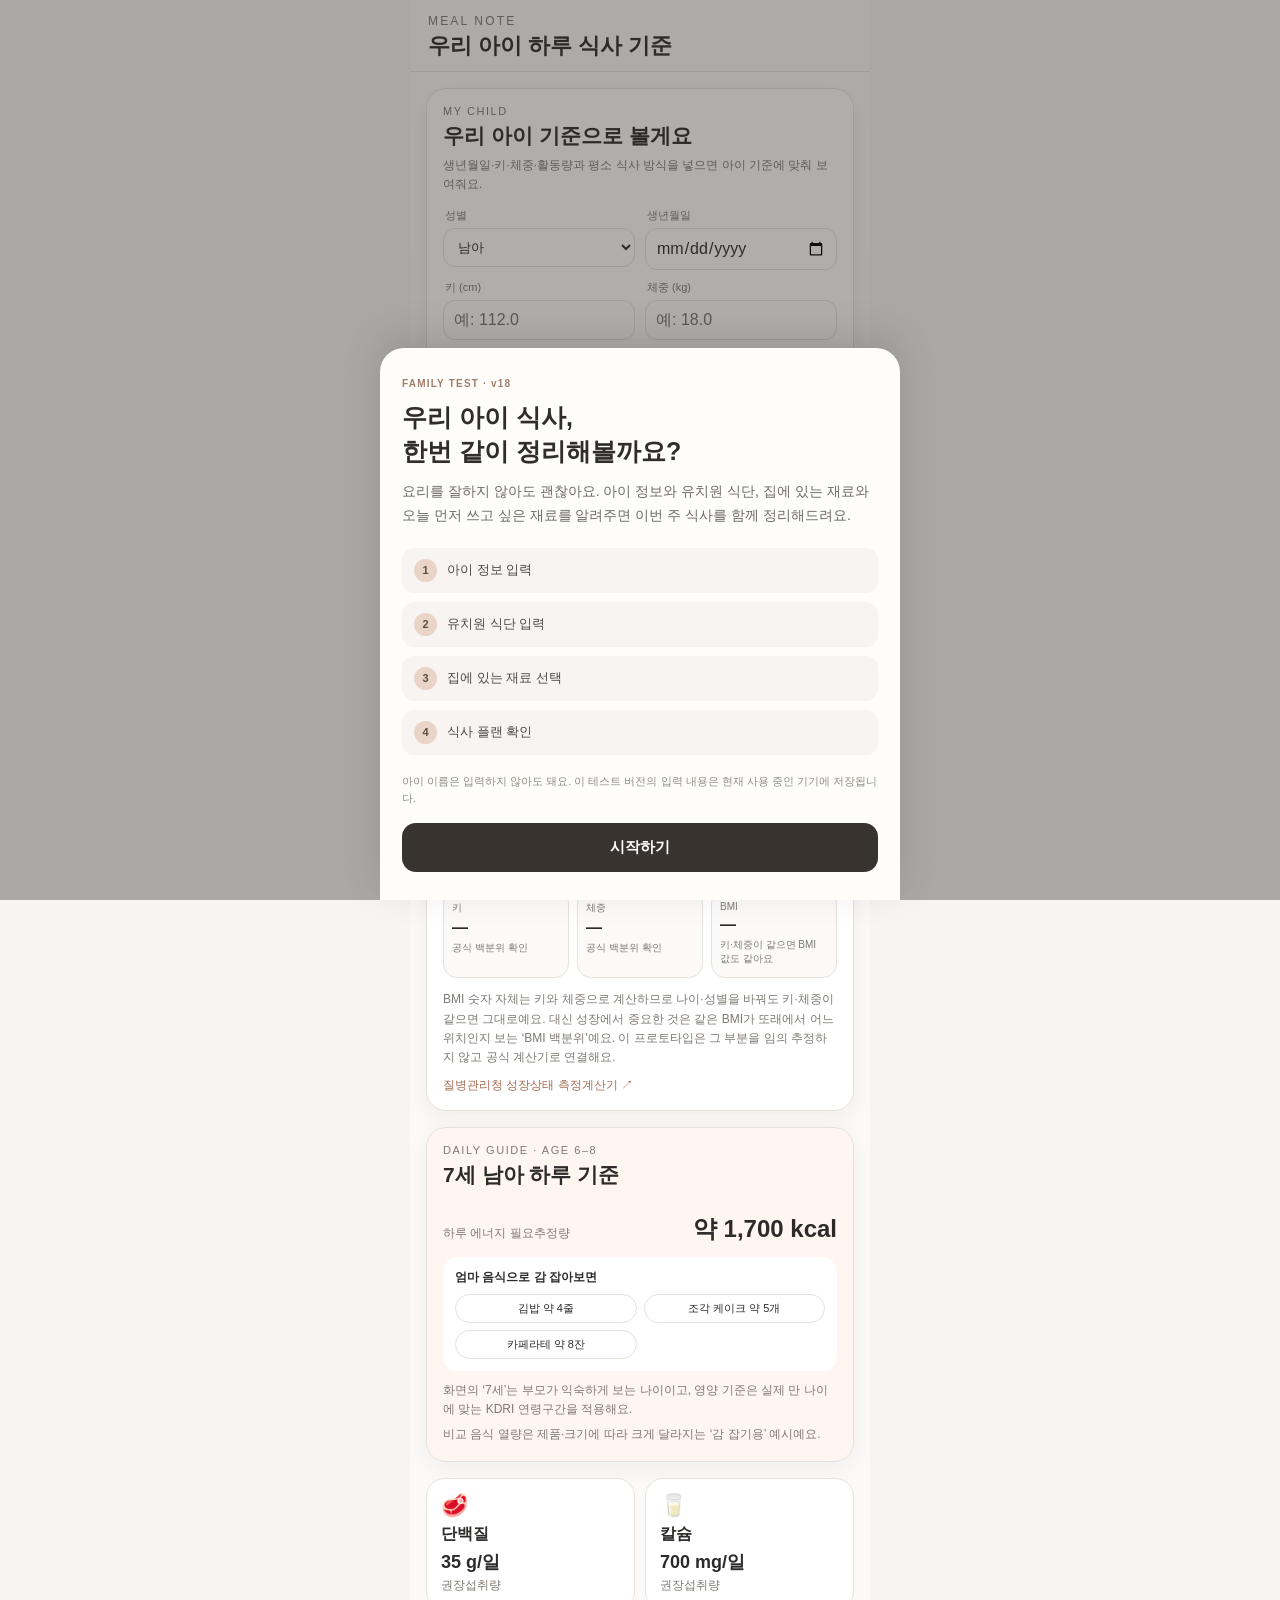
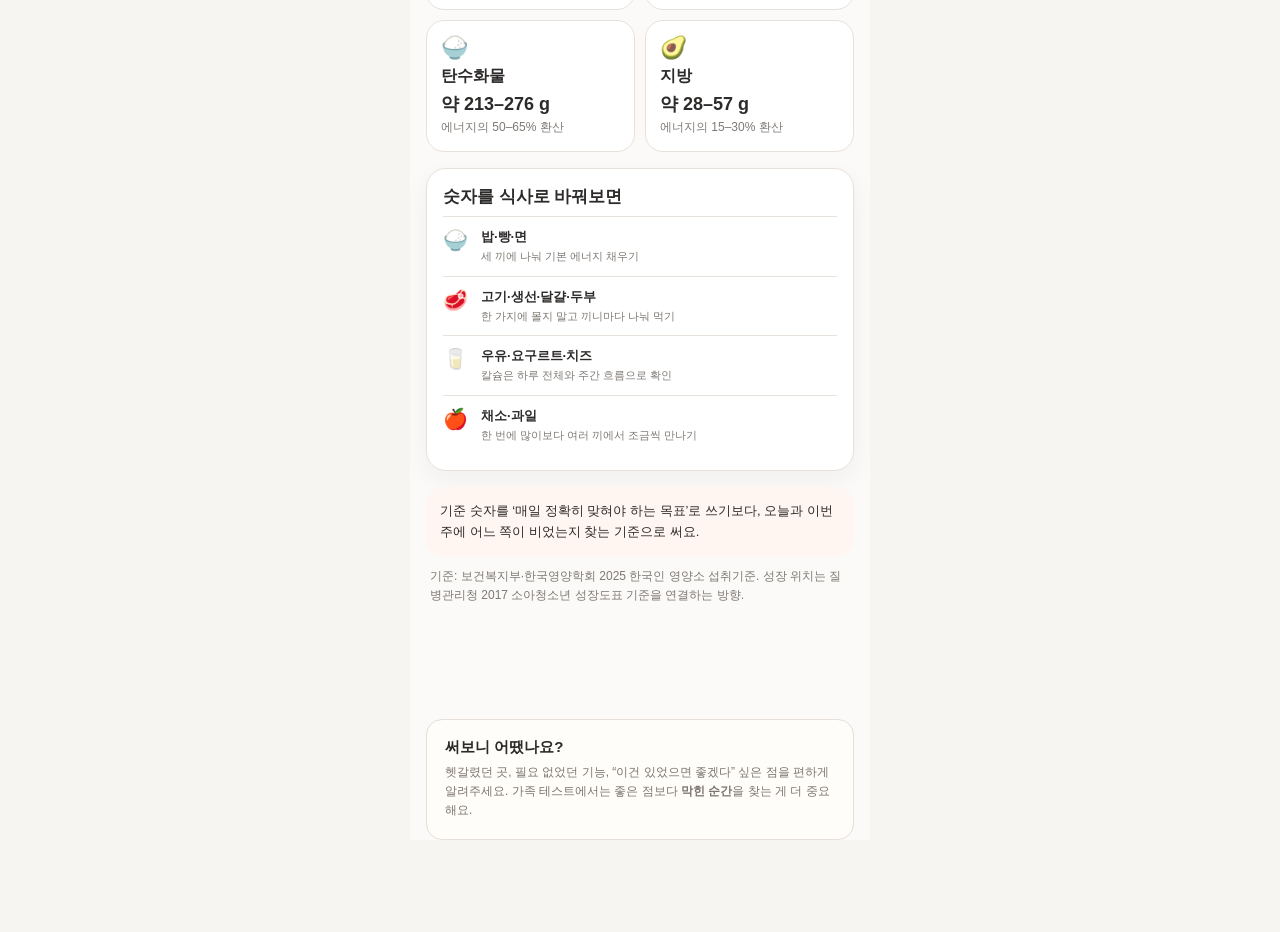
<file: index_v18.html>
<!doctype html>
<html lang="ko">
<head>
  <meta charset="utf-8" />
  <meta name="viewport" content="width=device-width, initial-scale=1" />
  <title>아이 식사 가이드 프로토타입</title>
  <style>
    :root{
      --bg:#f7f5f2;
      --card:#ffffff;
      --soft:#fff6f1;
      --soft2:#f4faf7;
      --text:#2d2b2a;
      --muted:#7e7974;
      --line:#e7e1dc;
      --accent:#f0b9a2;
      --accent-deep:#c98265;
      --shadow:0 8px 24px rgba(58,46,38,.05);
    }
    *{box-sizing:border-box}
    body{
      margin:0;
      background:var(--bg);
      color:var(--text);
      font-family:-apple-system,BlinkMacSystemFont,"Apple SD Gothic Neo","Noto Sans KR","Malgun Gothic",sans-serif;
    }
    button,input{font:inherit}
    .app{max-width:460px;margin:0 auto;min-height:100vh;background:#fbfaf8}
    header{
      position:sticky;top:0;z-index:10;
      background:rgba(251,250,248,.94);backdrop-filter:blur(10px);
      border-bottom:1px solid var(--line);
      padding:14px 18px 10px;
    }
    .brand{font-size:12px;letter-spacing:.18em;color:var(--muted)}
    .title{font-size:22px;font-weight:750;margin-top:3px}
    main{padding:16px 16px 96px}
    .view{display:none}
    .view.active{display:block}
    .section{margin-bottom:16px}
    .card{
      background:var(--card);border:1px solid var(--line);border-radius:20px;
      padding:16px;box-shadow:var(--shadow);
    }
    .hero{background:var(--soft)}
    .eyebrow{font-size:11px;letter-spacing:.14em;color:var(--muted)}
    h2{font-size:21px;margin:5px 0 6px}
    h3{font-size:17px;margin:0 0 6px}
    p{margin:0}
    .muted{color:var(--muted);font-size:12px;line-height:1.6}
    .grid2{display:grid;grid-template-columns:1fr 1fr;gap:10px}
    .mini{
      background:var(--card);border:1px solid var(--line);border-radius:18px;padding:14px;
    }
    .mini .emoji{font-size:22px}
    .mini strong{display:block;margin:5px 0 3px}
    .tagrow{display:flex;gap:7px;flex-wrap:wrap;margin-top:10px}
    .tag{border:1px solid var(--line);background:#fff;border-radius:999px;padding:6px 9px;font-size:11px}
    .upload{
      border:1.5px dashed #d9d1cb;border-radius:16px;padding:22px 14px;text-align:center;
      background:#fdfcfb;cursor:pointer;
    }
    .upload:hover{background:#fff9f6}
    .btnrow{display:grid;grid-template-columns:1fr 1fr;gap:8px;margin-top:10px}
    .btn{
      border:1px solid var(--line);border-radius:13px;background:#fff;padding:11px 12px;
      cursor:pointer;color:var(--text);
    }
    .btn.primary{background:#fff0e9;border-color:#efd4c8;font-weight:700}
    .btn.full{width:100%}
    .tabs{display:flex;gap:7px;margin:12px 0}
    .tab{
      border:0;background:transparent;border-radius:999px;padding:7px 11px;color:var(--muted);cursor:pointer
    }
    .tab.active{background:#fff0e9;color:var(--text);font-weight:700}
    .inputrow{display:flex;gap:8px}
    input[type=text]{
      flex:1;border:1px solid var(--line);border-radius:14px;padding:12px 13px;background:#fff;outline:none;
    }
    input[type=text]:focus{border-color:#d8b4a5}
    .chips{display:flex;gap:7px;flex-wrap:wrap;margin-top:12px}
    .chip{
      display:inline-flex;align-items:center;gap:5px;border:1px solid var(--line);
      background:#fff;border-radius:999px;padding:7px 9px;font-size:12px;
    }
    .chip button{border:0;background:none;color:#aaa;cursor:pointer;padding:0}
    .day{border:1px solid var(--line);border-radius:20px;overflow:hidden;background:#fff;box-shadow:var(--shadow)}
    .dayhead{padding:13px 15px;display:flex;justify-content:space-between;align-items:center}
    .today{background:var(--soft)}
    .tomorrow{background:var(--soft2)}
    .row{display:grid;grid-template-columns:78px 1fr;gap:7px;padding:10px 13px;border-top:1px solid var(--line)}
    .label{font-size:12px;color:var(--muted);font-weight:700}
    .food{font-size:13px;line-height:1.55}
    .note{
      background:var(--soft);border-radius:18px;padding:14px;font-size:13px;line-height:1.6
    }
    .preview{
      margin-top:10px;border-radius:14px;overflow:hidden;border:1px solid var(--line);display:none
    }
    .preview img{display:block;width:100%}
    .bottom{
      position:fixed;left:50%;bottom:0;transform:translateX(-50%);
      width:min(460px,100%);display:grid;grid-template-columns:repeat(3,1fr);
      background:rgba(255,255,255,.96);backdrop-filter:blur(12px);border-top:1px solid var(--line)
    }
    .navbtn{
      border:0;background:transparent;padding:12px 6px 10px;color:var(--muted);cursor:pointer;font-size:11px
    }
    .navbtn span{display:block;font-size:18px;margin-bottom:3px}
    .navbtn.active{color:var(--accent-deep);font-weight:700}
    .status{margin-top:10px;font-size:12px;color:var(--accent-deep);min-height:18px}
    .ingredient-photo-label{display:block}

    .softPicker{background:#fbf8f5;border:1px solid var(--line);border-radius:18px;padding:14px;margin-top:14px}
    .pickerTitle{font-size:14px;font-weight:750}
    .pickerGroup{margin-top:15px}
    .pickerLabel{font-size:12px;font-weight:750;color:#5f5a56;margin-bottom:7px}
    .quickGrid{display:flex;flex-wrap:wrap;gap:7px}
    .quick{border:1px solid var(--line);background:#fff;border-radius:999px;padding:8px 10px;font-size:12px;cursor:pointer;color:var(--text)}
    .quick.selected{background:#fff0e9;border-color:#e9c5b5;color:#9c6049;font-weight:700}
    .ingredientSearchWrap{position:relative;margin-top:14px}
    .ingredientSearchWrap input{width:100%;border:1px solid var(--line);background:#fff;border-radius:14px;padding:12px 38px 12px 13px;font-size:13px;color:var(--text);outline:none}
    .ingredientSearchWrap input:focus{border-color:#dfc1b3;box-shadow:0 0 0 3px rgba(223,193,179,.16)}
    .searchClear{position:absolute;right:7px;top:50%;transform:translateY(-50%);width:28px;height:28px;border:0;border-radius:50%;background:#f2efec;color:#8c827b;font-size:18px;line-height:1;cursor:pointer}
    .ingredientSearchHint{font-size:11px;color:var(--muted);margin:7px 2px 0}
    .todayIngredientBox{margin-top:18px;padding:15px;background:#fff8f4;border:1px solid #ead8ce;border-radius:16px}
    .todayIngredientHead{display:flex;justify-content:space-between;gap:10px;align-items:flex-start}
    .todayIngredientSub{font-size:11px;line-height:1.5;color:var(--muted)}
    .optionalLabel{display:inline-block;margin-left:4px;padding:2px 6px;border-radius:999px;background:#f0ebe7;color:#8a817b;font-size:9px;font-weight:700;vertical-align:1px}
    .miniTextBtn{border:0;background:transparent;color:#9a7968;font-size:11px;padding:2px 0;white-space:nowrap;cursor:pointer}
    .preferredChoices{display:flex;flex-wrap:wrap;gap:7px;margin-top:12px}
    .preferredChoice{border:1px solid #e5d6ce;background:#fff;border-radius:999px;padding:8px 10px;font-size:12px;color:var(--text);cursor:pointer}
    .preferredChoice.selected{background:#3d3733;border-color:#3d3733;color:#fff;font-weight:700}
    .preferredStatus{margin-top:9px;font-size:11px;line-height:1.5;color:#9a684f;min-height:16px}
    .preferenceMark{display:inline-block;margin-top:7px;padding:5px 8px;border-radius:999px;background:#fff0e9;color:#9c6049;font-size:11px;font-weight:700}
    .planPreferenceBox{background:#fffaf7}
    .planPreferenceBox .preferredChoices{margin-top:14px}
    .customMealBox{margin:10px 13px 13px;padding:13px;border:1px dashed #dfd4cd;border-radius:14px;background:#fcfaf8}
    .customMealTitle{font-size:12px;font-weight:750;color:#5d5651;margin-bottom:4px}
    .customMealSub{font-size:11px;line-height:1.5;color:var(--muted);margin-bottom:9px}
    .customMealRow{display:grid;grid-template-columns:1fr auto;gap:7px}
    .customMealInput{width:100%;min-width:0;border:1px solid var(--line);border-radius:12px;background:#fff;padding:10px 11px;font-size:12px;color:var(--text);outline:none}
    .customMealInput:focus{border-color:#dfc1b3}
    .customMealSave{border:0;border-radius:12px;background:#403a36;color:#fff;padding:0 12px;font-size:12px;font-weight:700;cursor:pointer}
    .customMealCurrent{display:flex;justify-content:space-between;gap:10px;align-items:center;margin-top:9px;padding:9px 10px;background:#fff3ed;border-radius:11px;font-size:11px;line-height:1.45;color:#8f624e}
    .customMealReset{border:0;background:transparent;color:#8f624e;text-decoration:underline;font-size:10px;white-space:nowrap;cursor:pointer}
    .easyMealToggle{width:100%;margin-top:9px;border:1px solid #eadfd8;background:#fff;color:#665d57;border-radius:12px;padding:10px 12px;font-size:12px;font-weight:750;text-align:left}
    .easyMealBox{margin-top:9px;padding:11px;border-radius:12px;background:#f7f4f1}
    .easyMealChoices{display:flex;flex-wrap:wrap;gap:6px;margin-bottom:9px}
    .easyMealChoice{border:1px solid #e1d8d2;background:#fff;border-radius:999px;padding:7px 10px;font-size:11px;color:#625a55}
    .easyMealChoice.active{background:#403a36;color:#fff;border-color:#403a36}
    .easyMealHelp{font-size:10px;line-height:1.5;color:var(--muted);margin-top:7px}
    .recordBox{margin:0 13px 13px;padding:14px;border:1px solid #e8dfd9;border-radius:14px;background:#fffdfa}
    .recordTitle{font-weight:800;font-size:13px;margin-bottom:5px}
    .recordSub{font-size:10px;line-height:1.5;color:var(--muted);margin-bottom:10px}
    .recordToggles{display:flex;gap:7px;flex-wrap:wrap;margin-bottom:10px}
    .recordToggle{border:1px solid #e3dad4;background:#fff;border-radius:999px;padding:8px 11px;font-size:11px}
    .recordToggle.active{background:#403a36;color:#fff;border-color:#403a36}
    .recordSave{width:100%;border:0;border-radius:11px;padding:10px;background:#403a36;color:white;font-weight:800}
    .recordSaved{margin-top:8px;font-size:10px;color:#8f624e}
    .shoppingList{display:flex;flex-direction:column;gap:7px;margin-top:9px}
    .shoppingItem{display:flex;align-items:center;gap:8px;font-size:11px;line-height:1.35}
    .shoppingItem input{width:16px;height:16px;accent-color:#7f6a5e}
    .shoppingEmpty{font-size:11px;line-height:1.5;color:var(--muted);margin-top:7px}
    .shoppingHead{font-size:11px;font-weight:800;color:#514943;margin-top:6px}

    .homeDayToggle{display:flex;align-items:center;justify-content:space-between;gap:10px;margin-top:10px;padding:11px 12px;border:1px solid #eadfd8;border-radius:12px;background:#fff}
    .homeDayToggle label{font-size:11px;font-weight:750}
    .compactDetails{margin:10px 13px 13px;border:1px solid #e8dfd9;border-radius:14px;background:#fff;overflow:hidden}
    .compactDetails>summary{list-style:none;cursor:pointer;padding:13px 14px;font-size:12px;font-weight:800;color:#514943;display:flex;align-items:center;justify-content:space-between;gap:10px}
    .compactDetails>summary::-webkit-details-marker{display:none}
    .compactDetails>summary::after{content:'⌄';font-size:16px;color:#9b918a;line-height:1;transition:transform .15s ease}
    .compactDetails[open]>summary::after{transform:rotate(180deg)}
    .compactDetailsBody{padding:0 13px 13px;border-top:1px solid #f0e9e4}
    .compactDetailsHint{font-size:10px;color:var(--muted);font-weight:500}
    .compactSaved{font-size:10px;color:#9a684f;font-weight:700}
    .planPreferenceDetails{margin:0 0 14px;background:#fffaf7}
    .planPreferenceDetails .compactDetailsBody{padding-top:12px}




    .categoryBlock.searchMatch{border-top:0;padding-top:5px}
    .softPicker.emptySearch{font-size:12px;color:var(--muted);line-height:1.6}



    .storeTab{border:1px solid var(--line);background:#fff;border-radius:14px;padding:11px 5px;color:var(--muted);cursor:pointer}
    .storeTab.active{background:#fff0e9;border-color:#edcfc2;color:var(--text);font-weight:750}
    .categoryBlock{padding:13px 0;border-top:1px solid var(--line)}
    .categoryBlock:first-child{border-top:0;padding-top:0}
    .categoryBlock:last-child{padding-bottom:0}
    .categoryName{font-size:13px;font-weight:750;margin-bottom:8px}
    .homeMark{display:inline-block;margin-top:5px;color:#a66b53;font-size:11px;background:#fff4ef;padding:4px 7px;border-radius:999px}
    .flexTitle{display:flex;justify-content:space-between;align-items:flex-start;gap:10px}
    .futureRow{display:grid;grid-template-columns:52px 1fr;gap:11px;padding:13px 0;border-top:1px solid var(--line)}
    .futureRow:first-of-type{margin-top:10px}
    .futureDate{display:flex;flex-direction:column;font-size:13px}
    .futureDate span{font-size:11px;color:var(--muted);margin-top:2px}
    .futureRow>div:last-child{font-size:13px;line-height:1.5}
    .consume{display:flex;flex-direction:column;gap:8px;margin-top:10px;font-size:12px}
    .consume span{padding:9px 10px;background:#faf8f6;border-radius:12px}
    .consume b{display:inline-block;width:42px;color:#a66b53}


    .profileCard{background:#fff}

    .profileTop{display:flex;justify-content:space-between;gap:12px;align-items:flex-start}
    .editProfile{border:1px solid var(--line);background:#fff;border-radius:999px;padding:7px 11px;color:#9a6b57;cursor:pointer;font-size:12px}
    .profileSummary{margin-top:12px;padding:12px 13px;border:1px solid var(--line);background:#fbfaf8;border-radius:14px;font-size:13px;line-height:1.65}

    .profileGrid{display:grid;grid-template-columns:1fr 1fr;gap:10px}
    .fieldLabel{display:block;font-size:11px;color:var(--muted);margin:0 0 5px 2px}
    .field{width:100%;border:1px solid var(--line);background:#fff;border-radius:12px;padding:10px;color:var(--text)}
    .activityBtns{display:grid;grid-template-columns:repeat(3,1fr);gap:7px}
    .activity{border:1px solid var(--line);background:#fff;border-radius:12px;padding:9px 5px;color:var(--muted);cursor:pointer}
    .activity.active{background:#fff0e9;border-color:#edcfc2;color:var(--text);font-weight:700}
    .growthStats{display:grid;grid-template-columns:repeat(3,1fr);gap:8px}
    .growthStats>div{border:1px solid var(--line);border-radius:14px;padding:11px 8px;background:#fbfaf8}
    .growthStats span,.growthStats small{display:block;color:var(--muted);font-size:10px}
    .growthStats strong{display:block;font-size:16px;margin:4px 0}
    .officialLink{display:inline-block;margin-top:10px;color:#a66b53;font-size:12px;text-decoration:none}
    .energyHero{margin-top:12px}
    .energyHero>div:first-child{display:flex;justify-content:space-between;align-items:baseline;gap:10px;padding:12px 0}
    .energyHero>div:first-child span{font-size:12px;color:var(--muted)}
    .energyHero>div:first-child strong{font-size:24px}
    .compareBox{display:grid;grid-template-columns:1fr 1fr;gap:7px;background:#fff;border-radius:14px;padding:12px}
    .compareBox b{grid-column:1/-1;font-size:12px;margin-bottom:1px}
    .compareBox span{font-size:11px;border:1px solid var(--line);border-radius:999px;padding:6px 8px;text-align:center}
    .number{font-size:18px;font-weight:800;margin:5px 0 2px}
    .dailyFoodRow{display:grid;grid-template-columns:30px 1fr;gap:8px;padding:11px 0;border-top:1px solid var(--line)}
    .dailyFoodRow:first-of-type{margin-top:8px}
    .dailyFoodRow span{font-size:20px}
    .dailyFoodRow b{display:block;font-size:13px}
    .dailyFoodRow small{display:block;color:var(--muted);font-size:11px;margin-top:2px;line-height:1.5}


    .recipeBox{margin:0 18px 14px;border:1px solid var(--line);border-radius:14px;background:#fff;overflow:hidden}
    .recipeBox summary{cursor:pointer;padding:13px 15px;font-weight:800;list-style:none}
    .recipeBox summary::-webkit-details-marker{display:none}
    .recipeInner{padding:0 15px 14px}
    .recipeNote{font-size:12px;color:#777;line-height:1.55;margin-bottom:10px}
    .recipeDish{padding:14px 0;border-top:1px solid var(--line)}
    .recipeDish:first-of-type{border-top:0}
    .recipeDishHead{display:flex;justify-content:space-between;gap:12px;align-items:baseline}
    .recipeDishHead b{font-size:16px}
    .recipeDishHead span{font-size:12px;color:#9b7a67;white-space:nowrap}
    .recipeMeta{font-size:12px;color:#827b75;margin-top:5px}
    .recipeIngredients{margin-top:8px;padding:9px 10px;border-radius:10px;background:#faf7f4;font-size:12px;line-height:1.55;color:#5e5a57}
    .recipeIngredients strong{color:#2f2d2b;margin-right:5px}
    .recipeDish ol{margin:10px 0 0 20px;padding:0;color:#4f4b47;font-size:13px;line-height:1.75}
    .videoBtn{display:flex;align-items:center;gap:10px;margin-top:12px;padding:12px 13px;border-radius:12px;background:#fff7f2;border:1px solid #ead8cc;color:#3c3834;text-decoration:none}
    .videoBtn b{display:block;font-size:13px;margin-bottom:2px}
    .videoBtn small{display:block;font-size:11px;line-height:1.45;color:#8a7467}
    .videoIcon{display:flex;align-items:center;justify-content:center;width:30px;height:30px;border-radius:50%;background:#e7c1ad;font-size:12px;flex:0 0 30px}
    .videoBtn.searchOnly{background:#fafafa;border-color:#e6e3e0}
    .videoBtn.searchOnly .videoIcon{background:#ece9e6}

    .videoRule{display:inline-block;margin-top:5px;color:#9a7968}


    .weeklyCard{margin:0 0 22px;padding:20px 18px;border:1px solid var(--line);border-radius:22px;background:#fff}
    .weeklyEyebrow{font-size:11px;letter-spacing:.14em;color:#8b8179;margin-bottom:7px}
    .weeklyTitle{font-size:21px;font-weight:800;line-height:1.4;margin-bottom:8px}
    .weeklySub{font-size:13px;color:#6c6763;line-height:1.6;margin-bottom:18px}
    .nutriRow{margin:14px 0}
    .nutriTop{display:flex;justify-content:space-between;gap:12px;font-size:14px}
    .nutriTop span{color:#7a746f;font-size:12px}
    .nutriTrack{height:9px;background:#f1ece8;border-radius:999px;overflow:hidden;margin:7px 0 5px}
    .nutriFill{height:100%;background:#d9b7a4;border-radius:999px}
    .nutriDesc{font-size:12px;color:#8a8580}
    .weeklyReassure{margin-top:18px;padding:14px 15px;border-radius:14px;background:#fbf6f1;font-size:14px;line-height:1.6;color:#5f574f}
    .weeklyLegend{display:flex;align-items:center;justify-content:space-between;gap:10px;margin:6px 0 18px}
    .weeklyLegend small{color:#8a817b;font-size:10px}
    .nutriRow{padding:2px 0 8px}
    .nutriName{display:flex;align-items:center;gap:6px}
    .nutriIcon{font-size:18px}
    .nutriTrack{height:10px;background:#f3f0ed;border-radius:999px;overflow:hidden;margin:8px 0 6px}
    .nutriFill{height:100%;border-radius:999px}
    .nutriFill.carb{background:#53b85f}
    .nutriFill.protein{background:#f07f35}
    .nutriFill.fat{background:#f1c94b}
    .nutriFill.vitamin{background:#8b58df}
    .nutriFill.mineral{background:#df7b78}
    .nutriFoods{font-size:11px;line-height:1.6;color:#817a75;margin-top:4px}
    .nutriFoods b{color:#5c5652}
    .weeklyBadge{display:inline-flex;align-items:center;padding:6px 10px;border-radius:999px;background:#f4f5fb;color:#4b5066;font-size:11px;font-weight:800}
    .institutionCard.off{background:#faf9f7}
    .institutionCard.off .institutionBody{display:none}
    .institutionOffNote{display:none;margin-top:8px;font-size:11px;line-height:1.55;color:#8a817b}
    .institutionCard.off .institutionOffNote{display:block}
    .institutionCard.off h3{margin-bottom:0}



    .reassureBox{margin:14px 18px 18px;padding:16px 17px;border-radius:16px;background:#fbf6f1;border:1px solid #eadfd6}
    .reassureEyebrow{font-size:11px;letter-spacing:.13em;color:#9b7a67;margin-bottom:6px}
    .reassureTitle{font-size:18px;font-weight:800;margin-bottom:7px}
    .reassureBody{font-size:14px;line-height:1.65;color:#5e5a57}
    .manualMeal{margin-top:14px;padding-top:4px;border-top:1px solid var(--line)}
    .mealText{width:100%;min-height:78px;resize:vertical;border:1px solid var(--line);background:#fff;border-radius:13px;padding:10px 11px;color:var(--text);font:inherit;line-height:1.55}
    .missingMeal{display:inline-block;background:#f6f3ef;color:#8b817a;border-radius:999px;padding:5px 8px;font-size:11px}
    .ingredientUsed{display:inline-block;margin-top:6px;color:#a66b53;background:#fff3ed;border-radius:999px;padding:5px 8px;font-size:11px}

    @media (max-width:360px){.grid2{grid-template-columns:1fr}.row{grid-template-columns:70px 1fr}}
  </style>

<style>
.testerWelcome{position:fixed;inset:0;z-index:99999;background:rgba(45,42,39,.38);display:flex;align-items:flex-end;justify-content:center;padding:0}
.testerSheet{width:min(100%,520px);background:#fffdfa;border-radius:24px 24px 0 0;padding:30px 22px 28px;box-shadow:0 -12px 40px rgba(0,0,0,.12)}
.testerBadge{font-size:10px;letter-spacing:.12em;color:#a17d6b;font-weight:700;margin-bottom:12px}
.testerSheet h2{font-size:25px;line-height:1.35;margin:0 0 12px;color:#302d2a}
.testerSheet>p{font-size:14px;line-height:1.7;color:#706a65;margin:0 0 20px}
.testerSteps{display:grid;gap:9px;margin:0 0 18px}
.testerSteps div{display:flex;align-items:center;gap:10px;padding:11px 12px;background:#f7f4f1;border-radius:12px;font-size:13px;color:#4e4945}
.testerSteps b{display:flex;width:23px;height:23px;border-radius:50%;align-items:center;justify-content:center;background:#ead4c8;color:#5f4c42;font-size:11px}
.testerPrivacy{font-size:11px;line-height:1.55;color:#948b84;margin-bottom:16px}
.testerStart{width:100%;border:0;border-radius:14px;padding:15px;background:#38332f;color:white;font-size:15px;font-weight:700}
.testFeedback{margin:18px 16px 92px;padding:18px;border:1px solid #e6ded8;border-radius:16px;background:#fffdfa}
.testFeedback h3{margin:0 0 6px;font-size:15px}.testFeedback p{margin:0;font-size:12px;line-height:1.6;color:#7c746e}
</style>

</head>
<body>
<div class="app">
  <header>
    <div class="brand">MEAL NOTE</div>
    <div class="title" id="headerTitle">우리 아이 하루 식사 기준</div>
  </header>

  <main>
    <!-- GUIDE -->
    <section class="view active" id="guide">
      <div class="section card profileCard">
        <div class="profileTop">
          <div>
            <div class="eyebrow">MY CHILD</div>
            <h2 id="profileHeadline">우리 아이 기준으로 볼게요</h2>
            <p class="muted" id="profileIntro">생년월일·키·체중·활동량과 평소 식사 방식을 넣으면 아이 기준에 맞춰 보여줘요.</p>
          </div>
          <button class="editProfile" id="editProfile" style="display:none">수정</button>
        </div>

        <div id="profileSummary" class="profileSummary" style="display:none"></div>

        <div id="profileForm">
        <div class="profileGrid" style="margin-top:14px">
          <div>
            <label class="fieldLabel">성별</label>
            <select id="childSex" class="field">
              <option value="남자">남아</option>
              <option value="여자">여아</option>
            </select>
          </div>
          <div>
            <label class="fieldLabel">생년월일</label>
            <input id="childBirth" class="field" type="date">
          </div>
          <div>
            <label class="fieldLabel">키 (cm)</label>
            <input id="childHeight" class="field" type="number" step="0.1" placeholder="예: 112.0">
          </div>
          <div>
            <label class="fieldLabel">체중 (kg)</label>
            <input id="childWeight" class="field" type="number" step="0.1" placeholder="예: 18.0">
          </div>
        </div>

        <div style="margin-top:11px">
          <label class="fieldLabel">평소 활동량</label>
          <div class="activityBtns">
            <button class="activity active" data-act="보통">보통</button>
            <button class="activity" data-act="적음">적은 편</button>
            <button class="activity" data-act="많음">많은 편</button>
          </div>
        </div>
        <div style="margin-top:12px">
          <label class="fieldLabel">평일 기관 식사</label>
          <select id="institutionMeals" class="field">
            <option value="있음">유치원·어린이집에서 먹어요</option>
            <option value="없음">기관 식사 없이 집에서 먹어요</option>
          </select>
        </div>
        <div class="profileGrid" style="margin-top:12px">
          <div>
            <label class="fieldLabel">식사 단계</label>
            <select id="mealStage" class="field">
              <option value="유아식">유아식</option>
              <option value="일반식">일반식</option>
            </select>
          </div>
          <div>
            <label class="fieldLabel">간 정도</label>
            <select id="saltPreference" class="field">
              <option value="일반">일반</option>
              <option value="싱겁게">싱겁게</option>
              <option value="저염식">저염식</option>
            </select>
          </div>
        </div>
        <div class="note" style="margin-top:10px">
          간 정도는 집에서 평소 먹는 방식에 맞춰 선택해요. <b>저염식</b>을 고르면 양념을 처음부터 적게 넣고 아이 몫을 먼저 덜도록 레시피를 조정해요.
          <br><span class="muted">이유식(초기·중기·후기·완료기)은 다음 확장 단계에서 추가할 예정이에요.</span>
        </div>
        <button class="btn primary full" id="saveProfile" style="margin-top:12px">우리 아이 정보 적용</button>
        <div class="status" id="profileStatus"></div>
        </div>
      </div>

      <div class="section card growthCard">
        <div class="flexTitle">
          <div><div class="eyebrow">GROWTH POSITION</div><h3 style="margin-top:4px">지금 어디쯤 있을까?</h3></div>
          <span class="muted" id="childAgeLabel">정보를 입력해 주세요</span>
        </div>
        <div class="growthStats" style="margin-top:13px">
          <div><span>키</span><strong id="heightStat">—</strong><small id="heightPct">공식 백분위 확인</small></div>
          <div><span>체중</span><strong id="weightStat">—</strong><small id="weightPct">공식 백분위 확인</small></div>
          <div><span>BMI</span><strong id="bmiStat">—</strong><small id="bmiPct">키·체중이 같으면 BMI 값도 같아요</small></div>
        </div>
        <p class="muted" style="margin-top:12px">BMI 숫자 자체는 키와 체중으로 계산하므로 나이·성별을 바꿔도 키·체중이 같으면 그대로예요. 대신 성장에서 중요한 것은 같은 BMI가 또래에서 어느 위치인지 보는 ‘BMI 백분위’예요. 이 프로토타입은 그 부분을 임의 추정하지 않고 공식 계산기로 연결해요.</p>
        <a class="officialLink" href="https://knhanes.kdca.go.kr/knhanes/grtcht/main.do" target="_blank" rel="noopener">질병관리청 성장상태 측정계산기 ↗</a>
      </div>

      <div class="section card hero">
        <div class="eyebrow" id="guideEyebrow">DAILY GUIDE · AGE 6–8</div>
        <h2 id="guideTitle">7세 남아 하루 기준</h2>
        <div class="energyHero">
          <div><span>하루 에너지 필요추정량</span><strong id="energyValue">약 1,700 kcal</strong></div>
          <div class="compareBox">
            <b>엄마 음식으로 감 잡아보면</b>
            <span id="compareKimbap">김밥 약 4줄</span>
            <span id="compareCake">조각 케이크 약 5개</span>
            <span id="compareLatte">카페라테 약 8잔</span>
          </div>
        </div>
        <p class="muted" id="kdriAgeNote" style="margin-top:10px">화면의 ‘7세’는 부모가 익숙하게 보는 나이이고, 영양 기준은 실제 만 나이에 맞는 KDRI 연령구간을 적용해요.</p>
        <p class="muted" style="margin-top:6px">비교 음식 열량은 제품·크기에 따라 크게 달라지는 ‘감 잡기용’ 예시예요.</p>
      </div>

      <div class="section grid2 nutrientGrid">
        <div class="mini"><div class="emoji">🥩</div><strong>단백질</strong><div class="number" id="proteinValue">35 g/일</div><div class="muted">권장섭취량</div></div>
        <div class="mini"><div class="emoji">🥛</div><strong>칼슘</strong><div class="number" id="calciumValue">700 mg/일</div><div class="muted">권장섭취량</div></div>
        <div class="mini"><div class="emoji">🍚</div><strong>탄수화물</strong><div class="number" id="carbRange">약 213–276 g</div><div class="muted">에너지의 50–65% 환산</div></div>
        <div class="mini"><div class="emoji">🥑</div><strong>지방</strong><div class="number" id="fatRange">약 28–57 g</div><div class="muted">에너지의 15–30% 환산</div></div>
      </div>

      <div class="section card">
        <h3>숫자를 식사로 바꿔보면</h3>
        <div class="dailyFoodRow"><span>🍚</span><div><b>밥·빵·면</b><small>세 끼에 나눠 기본 에너지 채우기</small></div></div>
        <div class="dailyFoodRow"><span>🥩</span><div><b>고기·생선·달걀·두부</b><small>한 가지에 몰지 말고 끼니마다 나눠 먹기</small></div></div>
        <div class="dailyFoodRow"><span>🥛</span><div><b>우유·요구르트·치즈</b><small>칼슘은 하루 전체와 주간 흐름으로 확인</small></div></div>
        <div class="dailyFoodRow"><span>🍎</span><div><b>채소·과일</b><small>한 번에 많이보다 여러 끼에서 조금씩 만나기</small></div></div>
      </div>

      <div class="note">기준 숫자를 ‘매일 정확히 맞혀야 하는 목표’로 쓰기보다, 오늘과 이번 주에 어느 쪽이 비었는지 찾는 기준으로 써요.</div>
      <p class="muted" style="margin:10px 4px 0">기준: 보건복지부·한국영양학회 2025 한국인 영양소 섭취기준. 성장 위치는 질병관리청 2017 소아청소년 성장도표 기준을 연결하는 방향.</p>
    </section>

    <!-- INPUT -->
    <section class="view" id="input">
      <div class="section">
        <div class="eyebrow">MEAL SETUP</div>
        <h2>우리 아이 식사 준비</h2>
        <p class="muted">기관 식사가 있다면 식단을, 그리고 집에 있는 재료를 알려주세요.</p>
      </div>

      <div class="section card institutionCard" id="institutionMealCard">
        <h3>🏫 유치원·어린이집 식단</h3>
        <div class="institutionOffNote">현재 <b>집에서 세 끼</b> 설정이라 기관 식단 입력은 사용하지 않아요.</div>
        <div class="institutionBody" id="institutionMealBody">
        <p class="muted">식단표 사진이나 캡처 이미지를 올려주세요.</p>
        <label class="upload" for="mealFile" style="display:block;margin-top:13px">
          <div style="font-size:26px">＋</div>
          <strong>식단표 사진 올리기</strong>
          <div class="muted" style="margin-top:4px">사진 · 캡처 이미지</div>
        </label>
        <input id="mealFile" type="file" accept="image/*" hidden />
        <div class="preview" id="mealPreview"><img id="mealPreviewImg" alt="식단표 미리보기"></div>
        <div class="status" id="mealStatus"></div>

        <div class="manualMeal">
          <div class="pickerLabel" style="margin-top:16px">식단 내용을 직접 넣거나 수정할 수 있어요</div>
          <label class="fieldLabel">오늘 유치원 식단</label>
          <textarea id="schoolToday" class="mealText" placeholder="예: 오전 요구르트 / 점심 쌀밥, 소고기탕국... / 오후 우유"></textarea>
          <label class="fieldLabel" style="margin-top:10px">내일 유치원 식단</label>
          <textarea id="schoolTomorrow" class="mealText" placeholder="예: 오전 시리얼·우유 / 점심 흑미밥, 시락국..."></textarea>
          <button class="btn primary full" id="saveSchoolMeals" style="margin-top:10px">유치원 식단 저장</button>
        </div>

        <div class="note" style="margin-top:10px">
          지금은 사진 미리보기 + 직접 입력까지 작동해요. 실제 자동 식단 인식은 AI/API 연결 단계에서 붙일 수 있어요.
        </div>
        </div>
      </div>

      <div class="section card">
        <h3>🏠 우리집에 있는 재료</h3>
        <p class="muted">냉장·냉동·상온에서 자주 쓰는 기본 재료를 넉넉히 넣었어요. 있는 것만 톡톡 골라주세요.</p>

        <div class="storeTabs" style="display:grid;grid-template-columns:repeat(3,1fr);gap:8px;margin-top:14px">
          <button class="storeTab active" data-store="냉장">🧊 냉장</button>
          <button class="storeTab" data-store="냉동">❄️ 냉동</button>
          <button class="storeTab" data-store="상온">🥫 상온</button>
        </div>


        <div class="ingredientSearchWrap">
          <input id="ingredientSearch" type="search" placeholder="재료 검색 · 예: 닭, 고등어, 브로콜리" />
          <button id="ingredientSearchClear" class="searchClear" type="button" aria-label="검색 지우기">×</button>
        </div>
        <div id="ingredientSearchHint" class="ingredientSearchHint">선택지를 보다가 생각난 재료는 검색해도 돼요.</div>

        <div id="guidedPicker" class="softPicker"></div>

        <div style="margin-top:15px">
          <div class="pickerLabel">목록에 없어요</div>
          <div class="inputrow">
            <input id="ingredientInput" type="text" placeholder="직접 입력해도 돼요" />
            <button class="btn primary" id="addIngredient">추가</button>
          </div>
        </div>

        <div class="btnrow">
          <label class="btn ingredient-photo-label" for="ingredientFile">📷 사진으로 추가</label>
          <button class="btn" id="clearIngredients">전체 지우기</button>
        </div>
        <input id="ingredientFile" type="file" accept="image/*" hidden />
        <div class="preview" id="ingredientPreview"><img id="ingredientPreviewImg" alt="재료 사진 미리보기"></div>

        <div style="margin-top:16px">
          <div class="pickerLabel">지금 우리집에 있는 것 <span id="ingredientCount" style="color:var(--accent-deep)"></span></div>
          <div class="chips" id="ingredientChips"></div>
        </div>

        

        <div class="status" id="ingredientStatus"></div>
      </div>
    </section>

    <!-- PLAN -->
    <section class="view" id="plan">
      <div class="section">
        <div class="eyebrow">5 DAY MEAL FLOW</div>
        <h2>오늘부터 5일 식단</h2>
        <p class="muted">식사 플랜은 자세히, 그 이후 3일은 집에 있는 재료로 가볍게 미리 봐요.</p>
      </div>


      <details class="section compactDetails planPreferenceDetails">
        <summary>
          <span>⭐ 오늘 쓰고 싶은 재료 <span class="compactDetailsHint">필요할 때만 선택</span></span>
        </summary>
        <div class="compactDetailsBody">
          <div class="todayIngredientHead">
            <div>
              <div class="todayIngredientSub">오늘 먼저 쓰고 싶은 재료가 있을 때만 골라주세요. 선택하지 않아도 식단은 추천돼요.</div>
            </div>
            <button id="clearPreferred" class="miniTextBtn" type="button">전체 해제</button>
          </div>
          <div id="preferredIngredientChoices" class="preferredChoices"></div>
          <div id="preferredStatus" class="preferredStatus"></div>
        </div>
      </details>

      <div id="planNotice" class="section note"></div>
      <div id="todayPlan"></div>
      <div id="tomorrowPlan"></div>

      <div class="section card">
        <div class="flexTitle">
          <div><div class="eyebrow">NEXT 3 DAYS</div><h3 style="margin-top:4px">그 이후는 이렇게 이어가요</h3></div>
          <span class="muted">밥 · 국 · 반찬 구성으로</span>
        </div>
        <div id="futurePlans"></div>
      </div>

      <div id="weeklyNutrition"></div>

      <div class="section card">
        <h3 style="font-size:15px">🧺 재료 소진 순서</h3>
        <div class="consume" id="consumeOrder"></div>
      </div>

      <div class="section grid2">
        <div class="card"><h3 style="font-size:15px">🌈 이번 흐름</h3><p class="muted" id="flowSummary">입력된 식단과 재료를 기준으로 조정해요.</p></div>
        <div class="card"><h3 style="font-size:15px">🛒 장보기</h3><div class="muted" id="shoppingSummary">집에 없는 것만 추려볼게요.</div></div>
      </div>
    </section>
  </main>

  
<div class="testFeedback">
  <h3>써보니 어땠나요?</h3>
  <p>헷갈렸던 곳, 필요 없었던 기능, “이건 있었으면 좋겠다” 싶은 점을 편하게 알려주세요. 가족 테스트에서는 좋은 점보다 <b>막힌 순간</b>을 찾는 게 더 중요해요.</p>
</div>

<nav class="bottom">
    <button class="navbtn active" data-view="guide"><span>🌱</span>하루 기준</button>
    <button class="navbtn" data-view="input"><span>✏️</span>식단·재료 입력</button>
    <button class="navbtn" data-view="plan"><span>📅</span>식사 플랜</button>
  </nav>
</div>

<script>
  const views = document.querySelectorAll('.view');
  const navs = document.querySelectorAll('.navbtn');
  const headerTitle = document.getElementById('headerTitle');
  const titles = {
    guide:'우리 아이 하루 식사 기준',
    input:'식단 · 우리집 재료',
    plan:'우리 아이 식사 플랜'
  };

  navs.forEach(btn=>{
    btn.addEventListener('click',()=>{
      navs.forEach(x=>x.classList.remove('active'));
      btn.classList.add('active');
      views.forEach(v=>v.classList.remove('active'));
      document.getElementById(btn.dataset.view).classList.add('active');
      headerTitle.textContent = btn.dataset.view==='guide' ? currentGuideHeader() : titles[btn.dataset.view];
      if(btn.dataset.view==='plan' && typeof generatePlans==='function') generatePlans();
      window.scrollTo({top:0,behavior:'smooth'});
    });
  });

  function previewFile(input, boxId, imgId, statusId, text){
    const file=input.files?.[0];
    if(!file) return;
    const url=URL.createObjectURL(file);
    document.getElementById(imgId).src=url;
    document.getElementById(boxId).style.display='block';
    if(statusId) document.getElementById(statusId).textContent=text;
  }


  let childActivity='보통';

  // 2025 KDRI prototype values used here:
  // 3–5 y: energy 1400 kcal, protein 25 g, calcium 550 mg
  // 6–8 y: energy male 1700 / female 1500 kcal, protein 35 g
  // Calcium is displayed as 700 mg for 6–8 y in this prototype.
  const kdri = {
    "3-5": {
      male:{energy:1400, protein:25, calcium:550},
      female:{energy:1400, protein:25, calcium:550}
    },
    "6-8": {
      male:{energy:1700, protein:35, calcium:700},
      female:{energy:1500, protein:35, calcium:700}
    }
  };

  document.querySelectorAll('.activity').forEach(btn=>{
    btn.addEventListener('click',()=>{
      document.querySelectorAll('.activity').forEach(x=>x.classList.remove('active'));
      btn.classList.add('active');
      childActivity=btn.dataset.act;
    });
  });

  const savedProfile=JSON.parse(localStorage.getItem('mealnote.childProfile') || 'null');
  if(savedProfile){
    document.getElementById('childSex').value=savedProfile.sex || '남자';
    document.getElementById('childBirth').value=savedProfile.birth || '';
    document.getElementById('childHeight').value=savedProfile.height || '';
    document.getElementById('childWeight').value=savedProfile.weight || '';
    document.getElementById('mealStage').value=savedProfile.mealStage || '유아식';
    document.getElementById('saltPreference').value=savedProfile.saltPreference || '일반';
    document.getElementById('institutionMeals').value=savedProfile.institutionMeals || '있음';
    childActivity=savedProfile.activity || '보통';
    document.querySelectorAll('.activity').forEach(x=>x.classList.toggle('active',x.dataset.act===childActivity));
  }

  function getAge(){
    const birth=document.getElementById('childBirth').value;
    if(!birth) return null;
    const b=new Date(birth+'T00:00:00');
    const now=new Date();
    let months=(now.getFullYear()-b.getFullYear())*12+(now.getMonth()-b.getMonth());
    if(now.getDate()<b.getDate()) months--;
    if(months<0) return null;
    return {months, years:Math.floor(months/12), rem:months%12};
  }

  function nutritionGroup(ageYears){
    if(ageYears>=3 && ageYears<=5) return "3-5";
    if(ageYears>=6 && ageYears<=8) return "6-8";
    return null;
  }

  function displayAge(){
    const birth=document.getElementById('childBirth')?.value;
    if(!birth) return null;
    const y=parseInt(birth.slice(0,4),10);
    return new Date().getFullYear()-y+1;
  }

  function currentGuideHeader(){
    const age=getAge();
    const shown=displayAge();
    const sex=document.getElementById('childSex')?.value;
    if(!age || !shown) return '우리 아이 하루 식사 기준';
    const sexLabel=sex==='여자'?'여아':'남아';
    return `${shown}세 ${sexLabel} 하루 식사 기준`;
  }

  function updateNutritionGuide(){
    const age=getAge();
    const shown=displayAge();
    const sex=document.getElementById('childSex').value;
    if(!age || !shown) return;
    const group=nutritionGroup(age.years);
    const sexKey=sex==='여자'?'female':'male';
    const sexLabel=sex==='여자'?'여아':'남아';

    document.getElementById('guideTitle').textContent=`${shown}세 ${sexLabel} 하루 기준`;
    document.getElementById('guideEyebrow').textContent =
      group ? `DAILY GUIDE · KDRI 만 ${group}세 적용` : `DAILY GUIDE · 만 ${age.years}세 기준`;
    const note=document.getElementById('kdriAgeNote');
    if(note) note.textContent=`${shown}세로 보여드리되, 영양 수치는 실제 만 ${age.years}세 ${age.rem}개월에 해당하는 KDRI ${group ? '만 '+group+'세' : '연령'} 기준을 적용해요.`;
    headerTitle.textContent=currentGuideHeader();

    if(!group || !kdri[group]){
      document.getElementById('energyValue').textContent='연령 기준 확장 예정';
      return;
    }

    const d=kdri[group][sexKey];
    document.getElementById('energyValue').textContent=`약 ${d.energy.toLocaleString()} kcal`;
    document.getElementById('proteinValue').textContent=`${d.protein} g/일`;
    document.getElementById('calciumValue').textContent=`${d.calcium} mg/일`;

    const carbLow=Math.round(d.energy*.50/4), carbHigh=Math.round(d.energy*.65/4);
    const fatLow=Math.round(d.energy*.15/9), fatHigh=Math.round(d.energy*.30/9);
    document.getElementById('carbRange').textContent=`약 ${carbLow}–${carbHigh} g`;
    document.getElementById('fatRange').textContent=`약 ${fatLow}–${fatHigh} g`;

    document.getElementById('compareKimbap').textContent=`김밥 약 ${(d.energy/430).toFixed(1)}줄`;
    document.getElementById('compareCake').textContent=`조각 케이크 약 ${(d.energy/330).toFixed(1)}개`;
    document.getElementById('compareLatte').textContent=`카페라테 약 ${(d.energy/200).toFixed(1)}잔`;
  }

  function syncInstitutionMealUI(){
    const card=document.getElementById('institutionMealCard');
    if(!card) return;

    const select=document.getElementById('institutionMeals');
    let setting=select?.value || '있음';
    if(!select){
      try{
        const saved=JSON.parse(localStorage.getItem('mealnote.childProfile')||'{}');
        setting=saved.institutionMeals || '있음';
      }catch(e){}
    }

    const noInstitution=setting==='없음';
    card.classList.toggle('off',noInstitution);

    const file=document.getElementById('mealFile');
    const today=document.getElementById('schoolToday');
    const tomorrow=document.getElementById('schoolTomorrow');
    const save=document.getElementById('saveSchoolMeals');
    [file,today,tomorrow,save].forEach(el=>{ if(el) el.disabled=noInstitution; });
  }

  function updateProfileSummary(){
    syncInstitutionMealUI();
    const age=getAge();
    const h=parseFloat(document.getElementById('childHeight').value);
    const w=parseFloat(document.getElementById('childWeight').value);
    const sex=document.getElementById('childSex').value;
    document.getElementById('heightStat').textContent=isFinite(h)?`${h.toFixed(1)} cm`:'—';
    document.getElementById('weightStat').textContent=isFinite(w)?`${w.toFixed(1)} kg`:'—';

    let bmi=null;
    if(isFinite(h)&&isFinite(w)&&h>0){
      bmi=w/((h/100)**2);
      document.getElementById('bmiStat').textContent=bmi.toFixed(1);
    }else document.getElementById('bmiStat').textContent='—';

    if(age){
      document.getElementById('childAgeLabel').textContent=`${displayAge()}세 · 만 ${age.years}세 ${age.rem}개월`;
      const sexEmoji=sex==='여자'?'👧':'👦';
      const shown=displayAge();
      const parts=[`${sexEmoji} ${shown}세 (만 ${age.years}세 ${age.rem}개월)`];
      if(isFinite(h)) parts.push(`${h.toFixed(1)}cm`);
      if(isFinite(w)) parts.push(`${w.toFixed(1)}kg`);
      if(bmi) parts.push(`BMI ${bmi.toFixed(1)}`);
      parts.push(`활동량 ${childActivity}`);
      const stage=document.getElementById('mealStage')?.value || '유아식';
      const salt=document.getElementById('saltPreference')?.value || '일반';
      parts.push(stage);
      parts.push(salt==='일반'?'일반 간':salt);
      const inst=document.getElementById('institutionMeals')?.value || '있음';
      parts.push(inst==='있음'?'기관 식사 있음':'집에서 세 끼');
      document.getElementById('profileSummary').textContent=parts.join(' · ');
    }
    updateNutritionGuide();
    if(document.getElementById('guide').classList.contains('active')){
      headerTitle.textContent=currentGuideHeader();
    }
  }

  function collapseProfile(){
    document.getElementById('profileForm').style.display='none';
    document.getElementById('profileSummary').style.display='block';
    document.getElementById('editProfile').style.display='block';
    document.getElementById('profileHeadline').textContent='우리 아이';
    document.getElementById('profileIntro').textContent='저장된 정보를 기준으로 아래 내용을 보여드려요.';
  }

  function expandProfile(){
    document.getElementById('profileForm').style.display='block';
    document.getElementById('profileSummary').style.display='none';
    document.getElementById('editProfile').style.display='none';
    document.getElementById('profileHeadline').textContent='우리 아이 기준으로 볼게요';
    document.getElementById('profileIntro').textContent='생년월일·키·체중·활동량과 평소 식사 방식을 넣으면 아이 기준에 맞춰 보여줘요.';
  }

  document.getElementById('editProfile').addEventListener('click',expandProfile);

  document.getElementById('saveProfile').addEventListener('click',()=>{
    const profile={
      sex:document.getElementById('childSex').value,
      birth:document.getElementById('childBirth').value,
      height:document.getElementById('childHeight').value,
      weight:document.getElementById('childWeight').value,
      activity:childActivity,
      mealStage:document.getElementById('mealStage').value,
      saltPreference:document.getElementById('saltPreference').value,
      institutionMeals:document.getElementById('institutionMeals').value
    };
    localStorage.setItem('mealnote.childProfile',JSON.stringify(profile));
    updateProfileSummary();
    syncInstitutionMealUI();
    document.getElementById('profileStatus').textContent='우리 아이 정보를 저장하고 적용했어요.';
    collapseProfile();
    if(typeof generatePlans==='function') generatePlans();
  });

  ['childBirth','childHeight','childWeight'].forEach(id=>
    document.getElementById(id).addEventListener('input',updateProfileSummary)
  );
  ['childSex','mealStage','saltPreference','institutionMeals'].forEach(id=>
    document.getElementById(id).addEventListener('change',()=>{
      updateProfileSummary();
      if(id==='institutionMeals') syncInstitutionMealUI();
    })
  );

  updateProfileSummary();
  if(savedProfile && savedProfile.birth) collapseProfile();


  let schoolMeals={today:'',tomorrow:'',photo:false};
  try{
    const savedSchool=JSON.parse(localStorage.getItem('mealnote.schoolMeals') || 'null');
    if(savedSchool) schoolMeals={...schoolMeals,...savedSchool};
  }catch(e){}

  const schoolTodayEl=document.getElementById('schoolToday');
  const schoolTomorrowEl=document.getElementById('schoolTomorrow');
  if(schoolTodayEl) schoolTodayEl.value=schoolMeals.today || '';
  if(schoolTomorrowEl) schoolTomorrowEl.value=schoolMeals.tomorrow || '';
  syncInstitutionMealUI();

  const saveSchoolBtn=document.getElementById('saveSchoolMeals');
  if(saveSchoolBtn){
    saveSchoolBtn.addEventListener('click',()=>{
      schoolMeals.today=schoolTodayEl.value.trim();
      schoolMeals.tomorrow=schoolTomorrowEl.value.trim();
      localStorage.setItem('mealnote.schoolMeals',JSON.stringify(schoolMeals));
      document.getElementById('mealStatus').textContent='유치원 식단을 저장했어요. 식사 플랜 추천에 바로 반영돼요.';
      generatePlans();
    });
  }

  document.getElementById('mealFile').addEventListener('change', e=>{
    previewFile(e.target,'mealPreview','mealPreviewImg','mealStatus','식단표 사진이 등록됐어요. 이 프로토타입에서는 자동 인식 대신 아래 칸에 내용을 확인·입력해 주세요.');
    schoolMeals.photo=!!e.target.files?.[0];
    localStorage.setItem('mealnote.schoolMeals',JSON.stringify(schoolMeals));
    generatePlans();
  });

  document.getElementById('ingredientFile').addEventListener('change', e=>{
    previewFile(e.target,'ingredientPreview','ingredientPreviewImg','ingredientStatus','재료 사진이 등록됐어요. 실제 버전에서는 AI가 사진 속 재료 후보를 뽑아주게 만들 수 있어요.');
  });

  const ingredientCatalog = {
    "냉장": {
      "🥩 소고기": ["국거리","불고기용 소고기","다짐육","장조림용","샤브샤브용","등심","안심","채끝","부채살","갈비","양지","우둔살"],
      "🐖 돼지고기": ["삼겹살","목살","앞다리살","뒷다리살","등심","안심","돼지갈비","다진 돼지고기","대패삼겹","항정살","가브리살"],
      "🐓 닭·오리": ["닭가슴살","닭다리살","닭봉","닭윙","닭안심","닭고기","닭다리","닭볶음탕용","훈제오리","오리로스"],
      "🥚 달걀·두부": ["달걀","두부","순두부","유부","메추리알"],
      "🥬 잎·줄기채소": ["대파","쪽파","부추","시금치","깻잎","상추","양배추","배추","청경채","미나리"],
      "🥕 자주 쓰는 채소": ["애호박","감자","고구마","단호박","양파","당근","무","오이","파프리카","피망","브로콜리","콩나물","숙주","연근","우엉","옥수수","콜리플라워"],
      "🍄 버섯": ["느타리버섯","새송이버섯","팽이버섯","표고버섯","양송이버섯"],
      "🥛 유제품": ["우유","요구르트","플레인요거트","슬라이스치즈","모짜렐라치즈"],
      "🍱 반찬·기타": ["김치","햄","소시지","베이컨","어묵","맛살","단무지"]
    },
    "냉동": {
      "🥩 소고기": ["국거리","불고기용 소고기","갈비","샤브샤브용","다짐육","등심","안심","채끝","부채살","양지"],
      "🐖 돼지고기": ["삼겹살","목살","앞다리살","뒷다리살","등심","안심","돼지갈비","대패삼겹","항정살","가브리살","다진 돼지고기"],
      "🐓 닭·오리": ["닭가슴살","닭다리살","닭봉","닭윙","닭안심","닭고기","닭다리","닭볶음탕용","훈제오리","오리로스"],
      "🐟 생선": ["가자미","갈치","고등어","연어","삼치","대구","조기","임연수"],
      "🦐 해산물": ["오징어","새우","낙지","주꾸미","홍합","바지락","꽃게","관자"],
      "🥦 냉동채소": ["브로콜리","시금치","옥수수","완두콩","혼합채소","다진대파","다진마늘","단호박","고구마","감자","연근"],
      "🍗 간편식": ["만두","돈까스","떡갈비","치킨","핫도그","피자"],
      "🍚 밥·면·떡": ["냉동밥","볶음밥","떡국떡","떡볶이떡","우동면","칼국수면"]
    },
    "상온": {
      "🍚 쌀·잡곡": ["쌀","현미","흑미","보리","귀리","찹쌀","잡곡"],
      "🍜 면": ["소면","중면","칼국수면","파스타면","쌀국수면","라면"],
      "🥫 통조림": ["참치캔","야채참치","스팸","옥수수캔","완두콩캔","고등어캔"],
      "🐟 건어물·해조류": ["잔멸치","국물멸치","김","김가루","미역","다시마","건새우","황태채"],
      "🥔 실온채소": ["감자","고구마","양파","마늘","단호박","연근","우엉","옥수수"],
      "🥣 아침·간식": ["시리얼","오트밀","식빵","또띠아","크래커","견과류"],
      "🫘 콩·기타": ["콩","렌틸콩","참깨","들깨가루"]
    }
  };

  let ingredients=[];
  try{
    const migratedIngredients=JSON.parse(localStorage.getItem('mealnote.ingredients.v3') || 'null');
    if(Array.isArray(migratedIngredients)) ingredients=migratedIngredients;
  }catch(e){
    ingredients=[];
  }
  let currentStore='냉장';
  let ingredientSearchTerm='';
  let preferredIngredients=[];
  try{
    const savedPreferred=JSON.parse(localStorage.getItem('mealnote.preferred.today.v1') || '[]');
    if(Array.isArray(savedPreferred)) preferredIngredients=savedPreferred;
  }catch(e){ preferredIngredients=[]; }
  let customMeals={today:'',tomorrow:''};
  let easyMeals={today:{type:'',menu:''},tomorrow:{type:'',menu:''}};
  try{
    const s=JSON.parse(localStorage.getItem('mealnote.easyMeals.v1')||'{}');
    ['today','tomorrow'].forEach(day=>{
      if(s?.[day]) easyMeals[day]={type:s[day].type||'',menu:s[day].menu||''};
    });
  }catch(e){}
  function saveEasyMeals(){localStorage.setItem('mealnote.easyMeals.v1',JSON.stringify(easyMeals));}
  let mealLogs={today:null,tomorrow:null};
  try{
    const s=JSON.parse(localStorage.getItem('mealnote.actualMeals.v1')||'{}');
    if(s) mealLogs={today:s.today||null,tomorrow:s.tomorrow||null};
  }catch(e){}
  function saveMealLogs(){localStorage.setItem('mealnote.actualMeals.v1',JSON.stringify(mealLogs));}

  let homeAllDay={today:false,tomorrow:false};
  try{
    const s=JSON.parse(localStorage.getItem('mealnote.homeAllDay.v1')||'{}');
    if(s) homeAllDay={today:!!s.today,tomorrow:!!s.tomorrow};
  }catch(e){}
  function saveHomeAllDay(){localStorage.setItem('mealnote.homeAllDay.v1',JSON.stringify(homeAllDay));}


  try{
    const savedCustom=JSON.parse(localStorage.getItem('mealnote.customMeals.v1') || '{}');
    if(savedCustom && typeof savedCustom==='object'){
      customMeals.today=(savedCustom.today||'').trim();
      customMeals.tomorrow=(savedCustom.tomorrow||'').trim();
    }
  }catch(e){ customMeals={today:'',tomorrow:''}; }

  function saveCustomMeals(){
    localStorage.setItem('mealnote.customMeals.v1',JSON.stringify(customMeals));
  }

  function customMealObject(title){
    const detected=detectGroups(title);
    const groups=[];
    if(detected.has('grain')) groups.push('grain');
    if(detected.has('protein')) groups.push('protein');
    if(detected.has('vegetable')) groups.push('vegetable');
    if(detected.has('dairy')) groups.push('dairy');
    if(detected.has('fruit')) groups.push('fruit');
    return {
      title:title,
      used:[],
      extras:[],
      protein:'custom',
      groups:groups,
      reason:'사용자가 직접 고른 메뉴예요. 오늘의 유치원 식단과 함께 균형을 확인해볼게요.',
      custom:true
    };
  }


  const chips=document.getElementById('ingredientChips');
  const input=document.getElementById('ingredientInput');
  const picker=document.getElementById('guidedPicker');

  function save(){
    localStorage.setItem('mealnote.ingredients.v3',JSON.stringify(ingredients));
    const availableNames=new Set(ingredients.map(x=>x.name));
    preferredIngredients=preferredIngredients.filter(x=>availableNames.has(x));
    localStorage.setItem('mealnote.preferred.today.v1',JSON.stringify(preferredIngredients));
    if(typeof renderPreferredIngredients==='function') renderPreferredIngredients();
    if(typeof generatePlans==='function') generatePlans();
  }

  function renderPicker(){
    picker.innerHTML='';
    const term=ingredientSearchTerm.trim().toLowerCase();
    let matched=0;

    Object.entries(ingredientCatalog[currentStore]).forEach(([category,items])=>{
      const filtered = term ? items.filter(name=>name.toLowerCase().includes(term)) : items;
      if(!filtered.length) return;

      const block=document.createElement('div');
      block.className='categoryBlock' + (term ? ' searchMatch' : '');
      const title=document.createElement('div');
      title.className='categoryName';
      title.textContent=category;
      const grid=document.createElement('div');
      grid.className='quickGrid';

      filtered.forEach(name=>{
        matched++;
        const btn=document.createElement('button');
        btn.className='quick';
        btn.textContent=name;
        const exists=ingredients.some(i=>i.name===name && i.cat===currentStore);
        if(exists) btn.classList.add('selected');
        btn.onclick=()=>{
          const existing=ingredients.find(i=>i.name===name && i.cat===currentStore);
          if(existing){
            ingredients=ingredients.filter(i=>i.id!==existing.id);
            const elsewhere=[...new Set(ingredients.filter(i=>i.name===name).map(i=>i.cat))];
            document.getElementById('ingredientStatus').textContent=
              elsewhere.length
              ? `${currentStore}의 ${name}은 뺐어요. 하지만 ${elsewhere.join('·')}에도 ${name}이 등록되어 있어 추천에는 계속 사용할 수 있어요.`
              : `${name}을(를) 우리집 재료에서 완전히 뺐어요.`;
          }else{
            ingredients.push({id:Date.now()+Math.random(),name,cat:currentStore});
            document.getElementById('ingredientStatus').textContent=`${name} 있어요 ✓`;
          }
          save(); render(); renderPicker();
        };
        grid.appendChild(btn);
      });
      block.append(title,grid);
      picker.appendChild(block);
    });

    if(term && !matched){
      picker.classList.add('emptySearch');
      picker.innerHTML=`“${ingredientSearchTerm}”은 ${currentStore} 기본 목록에 없어요.<br>아래 ‘목록에 없어요’에서 직접 추가할 수 있어요.`;
    }else{
      picker.classList.remove('emptySearch');
    }
  }


  function renderPreferredIngredients(){
    const wrap=document.getElementById('preferredIngredientChoices');
    const status=document.getElementById('preferredStatus');
    if(!wrap) return;

    const unique=[];
    const seen=new Set();
    ingredients.forEach(item=>{
      if(!seen.has(item.name)){ seen.add(item.name); unique.push(item.name); }
    });

    wrap.innerHTML='';
    if(!unique.length){
      wrap.innerHTML='<span class="muted">먼저 우리집 재료를 선택해주세요.</span>';
      if(status) status.textContent='';
      return;
    }

    unique.forEach(name=>{
      const btn=document.createElement('button');
      btn.type='button';
      btn.className='preferredChoice'+(preferredIngredients.includes(name)?' selected':'');
      btn.textContent=name;
      btn.onclick=()=>{
        if(preferredIngredients.includes(name)){
          preferredIngredients=preferredIngredients.filter(x=>x!==name);
        }else{
          preferredIngredients.push(name);
        }
        localStorage.setItem('mealnote.preferred.today.v1',JSON.stringify(preferredIngredients));
        renderPreferredIngredients();
        generatePlans();
      };
      wrap.appendChild(btn);
    });

    if(status){
      status.textContent=preferredIngredients.length
        ? `오늘은 ${preferredIngredients.join(' · ')}을(를) 우선 재료로 보고 식단을 다시 짤게요.`
        : '꼭 쓰고 싶은 재료가 없다면 선택하지 않아도 돼요.';
    }
  }

  function render(){
    chips.innerHTML='';
    ingredients.forEach(item=>{
      const span=document.createElement('span');
      span.className='chip';
      span.innerHTML=`${item.name} <small style="color:#aaa">${item.cat}</small> <button aria-label="삭제">×</button>`;
      span.querySelector('button').onclick=()=>{
        ingredients=ingredients.filter(x=>x.id!==item.id);
        save(); render(); renderPicker();
      };
      chips.appendChild(span);
    });
    if(!chips.children.length) chips.innerHTML='<span class="muted">등록된 재료가 없어요.</span>';
    document.getElementById('ingredientCount').textContent=`${ingredients.length}개`;
  }


  const ingredientSearch=document.getElementById('ingredientSearch');
  const ingredientSearchClear=document.getElementById('ingredientSearchClear');
  ingredientSearch.addEventListener('input',e=>{
    ingredientSearchTerm=e.target.value;
    renderPicker();
  });
  ingredientSearchClear.onclick=()=>{
    ingredientSearchTerm='';
    ingredientSearch.value='';
    renderPicker();
    ingredientSearch.focus();
  };

  document.querySelectorAll('.storeTab').forEach(tab=>{
    tab.onclick=()=>{
      document.querySelectorAll('.storeTab').forEach(x=>x.classList.remove('active'));
      tab.classList.add('active');
      currentStore=tab.dataset.store;
      ingredientSearchTerm='';
      ingredientSearch.value='';
      renderPicker();
    };
  });

  function addIngredient(){
    const name=input.value.trim();
    if(!name) return;
    if(!ingredients.some(i=>i.name===name && i.cat===currentStore)){
      ingredients.push({id:Date.now(),name,cat:currentStore});
    }
    input.value='';
    save(); render(); renderPicker();
    document.getElementById('ingredientStatus').textContent=`${name}을(를) ${currentStore}에 추가했어요.`;
  }
  document.getElementById('addIngredient').onclick=addIngredient;
  input.addEventListener('keydown',e=>{if(e.key==='Enter') addIngredient();});
  document.getElementById('clearIngredients').onclick=()=>{
    if(confirm('등록된 재료를 모두 지울까요?')){
      ingredients=[]; save(); render(); renderPicker();
      document.getElementById('ingredientStatus').textContent='재료 목록을 비웠어요.';
    }
  };
  document.getElementById('clearPreferred').onclick=()=>{
    preferredIngredients=[];
    localStorage.setItem('mealnote.preferred.today.v1','[]');
    renderPreferredIngredients();
    generatePlans();
  };


  function names(){ return ingredients.map(x=>x.name); }
  function has(name){ return names().includes(name); }
  function locationsOf(name){ return ingredients.filter(x=>x.name===name).map(x=>x.cat); }
  function ingredientLabel(name){
    const locs=[...new Set(locationsOf(name))];
    return locs.length ? `${locs.join('/')} ${name}` : name;
  }

  // Common Korean home meals. A recipe is recommended only when its main
  // ingredients are actually registered at home. Optional ingredients raise its score.
  const recipeLibrary = [
    {
      title:'쌀밥 · 소고기미역국 · 달걀말이 · 브로콜리무침',
      req:['국거리','미역','달걀','브로콜리'],
      opt:['대파','당근'],
      protein:'beef', priority:'fridge',
      groups:['grain','protein','vegetable']
    },
    {
      title:'쌀밥 · 감자된장국 · 돼지고기숙주볶음 · 깻잎',
      req:['감자','숙주'],
      any:['삼겹살','대패삼겹','항정살'],
      opt:['깻잎','양파','대파'],
      protein:'pork', priority:'fridge',
      groups:['grain','protein','vegetable']
    },
    {
      title:'쌀밥 · 애호박된장국 · 소불고기 · 두부부침',
      req:['불고기용 소고기','두부','애호박'],
      opt:['양파','대파'],
      protein:'beef', priority:'fridge',
      groups:['grain','protein','vegetable']
    },
    {
      title:'쌀밥 · 콩나물국 · 돼지고기애호박볶음 · 김',
      req:['다진 돼지고기','애호박','콩나물'],
      opt:['김','양파','대파'],
      protein:'pork', priority:'fridge',
      groups:['grain','protein','vegetable']
    },
    {
      title:'쌀밥 · 감자국 · 닭고기간장조림 · 브로콜리무침',
      req:['닭고기','감자'],
      opt:['브로콜리','당근','양파','대파'],
      protein:'chicken', priority:'fridge',
      groups:['grain','protein','vegetable']
    },
    {
      title:'쌀밥 · 미역국 · 고등어구이 · 콩나물무침',
      req:['고등어','미역','콩나물'],
      opt:['대파'],
      protein:'fish', priority:'freezer',
      groups:['grain','protein','vegetable']
    },
    {
      title:'쌀밥 · 감자국 · 갈치구이 · 애호박볶음',
      req:['갈치','감자','애호박'],
      opt:['대파','양파'],
      protein:'fish', priority:'freezer',
      groups:['grain','protein','vegetable']
    },
    {
      title:'쌀밥 · 두부된장국 · 가자미구이 · 브로콜리무침',
      req:['가자미','두부','브로콜리'],
      opt:['애호박','대파'],
      protein:'fish', priority:'freezer',
      groups:['grain','protein','vegetable']
    },
    {
      title:'쌀밥 · 미역국 · 오징어볶음 · 콩나물무침',
      req:['오징어','미역','콩나물'],
      opt:['양파','애호박'],
      protein:'seafood', priority:'freezer',
      groups:['grain','protein','vegetable']
    },
    {
      title:'쌀밥 · 달걀국 · 새우채소볶음 · 김',
      req:['새우','달걀'],
      opt:['당근','양파','대파','김'],
      protein:'seafood', priority:'freezer',
      groups:['grain','protein','vegetable']
    },
    {
      title:'쌀밥 · 어묵국 · 두부부침 · 콩나물무침',
      req:['어묵','두부','콩나물'],
      opt:['대파','양파'],
      protein:'tofu', priority:'fridge',
      groups:['grain','protein','vegetable']
    },
    {
      title:'쌀밥 · 어묵국 · 달걀말이 · 애호박볶음',
      req:['어묵','달걀','애호박'],
      opt:['대파','양파'],
      protein:'egg', priority:'fridge',
      groups:['grain','protein','vegetable']
    },
    {
      title:'쌀밥 · 감자국 · 떡갈비 · 버섯볶음',
      req:['떡갈비','감자','버섯'],
      opt:['양파','대파'],
      protein:'easy', priority:'freezer',
      groups:['grain','protein','vegetable']
    },
    {
      title:'쌀밥 · 만두국 · 달걀찜 · 김',
      req:['만두','달걀'],
      opt:['김','대파'],
      protein:'easy', priority:'freezer',
      groups:['grain','protein']
    }
,
    {
      title:'쌀밥 · 소고기무국 · 두부부침 · 오이무침',
      req:['국거리','무','두부'], opt:['오이','대파'], protein:'beef', priority:'fridge',
      groups:['grain','protein','vegetable']
    },
    {
      title:'쌀밥 · 콩나물국 · 돼지불고기 · 브로콜리무침',
      any:['앞다리살','목살','뒷다리살'], req:['콩나물'], opt:['브로콜리','양파'], protein:'pork', priority:'fridge',
      groups:['grain','protein','vegetable']
    },
    {
      title:'쌀밥 · 감자된장국 · 닭다리살구이 · 오이무침',
      any:['닭다리살','닭안심','닭가슴살'], req:['감자'], opt:['오이','양파'], protein:'chicken', priority:'fridge',
      groups:['grain','protein','vegetable']
    },
    {
      title:'쌀밥 · 미역국 · 연어구이 · 감자채볶음',
      req:['연어','미역','감자'], opt:['양파'], protein:'fish', priority:'freezer',
      groups:['grain','protein','vegetable']
    },
    {
      title:'쌀밥 · 무국 · 삼치구이 · 애호박볶음',
      req:['삼치','무','애호박'], opt:['대파'], protein:'fish', priority:'freezer',
      groups:['grain','protein','vegetable']
    },
    {
      title:'쌀밥 · 미역국 · 두부조림 · 시금치무침',
      req:['미역','두부'], opt:['시금치','대파'], protein:'tofu', priority:'fridge',
      groups:['grain','protein','vegetable']
    },
    {
      title:'쌀밥 · 감자국 · 오징어볶음 · 단호박찜',
      req:['오징어','감자'], opt:['단호박','양파'], protein:'seafood', priority:'freezer',
      groups:['grain','protein','vegetable']
    },
    {
      title:'쌀밥 · 미역국 · 닭안심구이 · 고구마조림',
      any:['닭안심','닭가슴살'], req:['미역'], opt:['고구마'], protein:'chicken', priority:'fridge',
      groups:['grain','protein','vegetable']
    }  ];

  const breakfastLibrary = [
    {title:'햄 주먹밥 + 우유/요구르트 + 과일', req:['햄','쌀'], opt:['김가루','우유','요구르트']},
    {title:'달걀 주먹밥 + 우유 + 과일', req:['달걀','쌀'], opt:['김가루','우유']},
    {title:'시리얼 + 우유 + 과일', req:['시리얼','우유'], opt:[]},
    {title:'식빵 + 치즈 + 우유 + 과일', req:['식빵','치즈'], opt:['우유']},
    {title:'유부초밥 + 과일', req:['유부','쌀'], opt:['당근']}
  ];

  function recipeAvailable(r){
    const n=names();
    if(r.req && !r.req.every(x=>n.includes(x))) return false;
    if(r.any && !r.any.some(x=>n.includes(x))) return false;
    return true;
  }

  function mainIngredients(r){
    const n=names();
    const arr=[...(r.req||[])];
    if(r.any){
      const picked=r.any.find(x=>n.includes(x));
      if(picked) arr.push(picked);
    }
    return arr;
  }

  function schoolProteinTypes(text){
    const s=text||'';
    const set=new Set();
    if(/소고기|불고기|갈비/.test(s)) set.add('beef');
    if(/돼지|제육|삼겹/.test(s)) set.add('pork');
    if(/닭|치킨/.test(s)) set.add('chicken');
    if(/고등어|갈치|가자미|생선/.test(s)) set.add('fish');
    if(/오징어|새우/.test(s)) set.add('seafood');
    if(/두부|콩/.test(s)) set.add('tofu');
    if(/달걀|계란/.test(s)) set.add('egg');
    if(/어묵/.test(s)) set.add('fishcake');
    return set;
  }

  function mealComponents(title){
    return (title||'').split('·').map(x=>x.trim()).filter(Boolean);
  }

  function chooseMeal(dayIndex, schoolText, history){
    const schoolProteins=schoolProteinTypes(schoolText);
    const usedTitles=new Set(history.map(x=>x.title));
    const recentProteins=history.slice(-2).map(x=>x.protein);
    const usedComponents=new Set(history.flatMap(x=>mealComponents(x.title)));
    const plannedMissing=new Set(history.flatMap(x=>x.missing||[]));
    const allNames=new Set(names());
    const fridgeNames=new Set(ingredients.filter(x=>x.cat==='냉장').map(x=>x.name));

    const candidateInfo=recipeLibrary.map((r,index)=>{
      const required=[...(r.req||[])];
      let pickedAny=null;
      if(r.any) pickedAny=r.any.find(x=>allNames.has(x)) || r.any[0];
      const needed=[...required, ...(pickedAny?[pickedAny]:[])];
      const missing=needed.filter(x=>!allNames.has(x));
      return {r,index,needed,missing};
    });

    // First prefer recipes fully possible at home.
    let pool=candidateInfo.filter(x=>x.missing.length===0);

    // If those would force a repeat, allow a near-match with only 1–2 missing items.
    const unusedAvailable=pool.filter(x=>!usedTitles.has(x.r.title));
    if(unusedAvailable.length) pool=unusedAvailable;
    else{
      const near=candidateInfo
        .filter(x=>!usedTitles.has(x.r.title) && x.missing.length<=2)
        .sort((a,b)=>a.missing.length-b.missing.length);
      if(near.length) pool=near;
    }

    // Last resort: still choose a different familiar menu rather than repeat the exact same meal.
    if(!pool.length){
      pool=candidateInfo.filter(x=>!usedTitles.has(x.r.title));
    }
    if(!pool.length) pool=candidateInfo;

    const scored=pool.map(info=>{
      const r=info.r;
      let score=0;
      const mains=info.needed.filter(x=>allNames.has(x));
      if(usedTitles.has(r.title)) score-=1000;
      const repeatedParts=mealComponents(r.title).filter(x=>usedComponents.has(x) && x!=='쌀밥');
      score -= repeatedParts.length*48;
      if(repeatedParts.some(x=>/국|탕/.test(x))) score-=35;
      if(recentProteins.includes(r.protein)) score-=55;
      if(history.length && history[history.length-1]?.protein===r.protein) score-=70;
      if(schoolProteins.has(r.protein)) score-=35;
      score += mains.filter(x=>fridgeNames.has(x)).length*10;
      score += (r.opt||[]).filter(x=>has(x)).length*3;
      score -= info.missing.length*18;
      const newMissing=info.missing.filter(x=>!plannedMissing.has(x));
      const reusedMissing=info.missing.filter(x=>plannedMissing.has(x));
      score -= newMissing.length*(ingredients.length===0 ? 55 : 24);
      score += reusedMissing.length*(ingredients.length===0 ? 28 : 10);

      if(dayIndex===0 && preferredIngredients.length){
        const mainMatches=mains.filter(x=>preferredIngredients.includes(x)).length;
        const optionalMatches=(r.opt||[]).filter(x=>preferredIngredients.includes(x)).length;
        score += mainMatches*75 + optionalMatches*20;
      }
      if(dayIndex>=2 && r.priority==='freezer') score+=6;
      if(dayIndex<=1 && r.priority==='fridge') score+=6;

      // deterministic variety across days, not random
      score += ((info.index + dayIndex*5) % 11);
      return {...info,score};
    }).sort((a,b)=>b.score-a.score);

    const chosen=scored[0];
    const r=chosen.r;
    const used=chosen.needed.filter(x=>allNames.has(x));
    const extras=(r.opt||[]).filter(x=>has(x)).slice(0,2);
    const missing=chosen.missing || [];
    return {
      title:r.title,
      used,
      extras,
      missing,
      protein:r.protein,
      groups:r.groups||['grain','protein'],
      reason:(dayIndex===0 && preferredIngredients.some(x=>used.includes(x)||extras.includes(x)))
        ? `오늘 고른 재료 중 ${preferredIngredients.filter(x=>used.includes(x)||extras.includes(x)).join(' · ')}을(를) 우선 반영했어요.`
        : missing.length
          ? `같은 메뉴 반복을 피하려고 집 재료를 우선 쓰되, ${missing.join(' · ')}만 있으면 만들 수 있는 메뉴로 바꿨어요.`
          : (schoolText ? '기관 식사와 겹치지 않게 단백질과 반찬을 바꿔 이어갔어요.' : '집 재료를 우선 쓰면서 앞선 날과 메뉴·단백질이 겹치지 않게 골랐어요.')
    };
  }

  function detectGroups(text){
    const s=(text||'');
    const set=new Set();
    if(/밥|쌀|흑미|잡곡|초밥|우동|면|빵|시리얼|감자|고구마/.test(s)) set.add('grain');
    if(/소고기|돼지|닭|고등어|갈치|가자미|오징어|새우|어묵|두부|달걀|계란|유부|떡갈비/.test(s)) set.add('protein');
    if(/콩나물|숙주|애호박|브로콜리|버섯|당근|양파|깻잎|김치|무침|볶음/.test(s)) set.add('vegetable');
    if(/우유|요구르트|요거트|치즈/.test(s)) set.add('dairy');
    if(/사과|배|포도|샤인|복숭아|바나나|귤|오렌지|키위|수박|멜론|과일/.test(s)) set.add('fruit');
    return set;
  }

  function reassuranceText(schoolText, meal){
    const groups=detectGroups(schoolText);
    (meal.groups||[]).forEach(g=>groups.add(g));
    const good=[];
    if(groups.has('grain')) good.push('곡류');
    if(groups.has('protein')) good.push('단백질');
    if(groups.has('vegetable')) good.push('채소');
    if(groups.has('dairy')) good.push('유제품');
    if(groups.has('fruit')) good.push('과일');

    const missing=[];
    if(!groups.has('fruit')) missing.push('과일');
    if(!groups.has('dairy')) missing.push('유제품');
    if(!groups.has('vegetable')) missing.push('채소');

    let main = good.length>=4
      ? `오늘 식단 흐름으로 보면 ${good.slice(0,4).join('·')}이 여러 끼에 들어와 있어요.`
      : `오늘은 ${good.join('·') || '기본 식사'}를 중심으로 채워가고 있어요.`;

    let next = missing.length
      ? `${missing[0]}만 한 번 더 챙기면 오늘의 균형이 더 좋아져요.`
      : `오늘 식단은 주요 식품군이 고르게 이어지고 있어요.`;

    return {main,next,missing};
  }

  function chooseBreakfast(dayIndex=0){
    if(ingredients.length===0) return '달걀 주먹밥 + 우유 + 과일';
    const available=breakfastLibrary
      .filter(r=>(r.req||[]).every(x=>has(x)));
    const pool=available.length?available:breakfastLibrary;
    const ranked=pool.map((r,i)=>({r,score:(r.opt||[]).filter(x=>has(x)).length*3 + ((i+dayIndex*2)%5)}))
      .sort((a,b)=>b.score-a.score);
    return ranked[0]?.r.title || '밥/빵 + 우유·유제품 + 과일';
  }

  function freshProduceFor(meal){
    const perish=['숙주','콩나물','깻잎','두부','애호박','브로콜리','버섯'];
    return perish.filter(x=>has(x) && !(meal.used||[]).includes(x)).slice(0,2);
  }


  const dishGuides = {
    '소고기미역국':{
      time:'약 20분', tools:'냄비 1개',
      ingredients:['불린 미역 1줌(약 15g)','소고기 국거리 80g','물 700ml','국간장 1작은술','참기름 1/2작은술'],
      steps:[
        '마른 미역은 물에 10분 불린 뒤 2~3번 헹구고 물기를 꼭 짜요.',
        '냄비를 중약불에 올리고 참기름 1/2작은술, 소고기 80g을 넣어 2분 볶아요.',
        '미역을 넣고 1분 더 볶아요.',
        '물 700ml를 붓고 센불로 끓여요. 끓기 시작하면 중약불로 줄여 12분 끓여요.',
        '국간장 1작은술을 넣고 맛을 봐요. 아이용은 싱겁다 싶을 정도면 충분해요.'
      ]
    },
    '감자된장국':{
      time:'약 15분', tools:'냄비 1개',
      ingredients:['감자 1개','양파 1/4개','애호박 1/4개(있으면)','물 600ml','된장 1큰술'],
      steps:[
        '감자는 1cm 두께로 작게 썰고, 양파·애호박도 비슷한 크기로 썰어요.',
        '냄비에 물 600ml와 감자를 넣고 센불로 끓여요.',
        '끓으면 중불로 줄이고 된장 1큰술을 체나 숟가락으로 잘 풀어요.',
        '양파와 애호박을 넣고 7~8분 더 끓여요.',
        '감자를 젓가락으로 찔렀을 때 쑥 들어가면 완성이에요.'
      ]
    },
    '두부애호박된장국':{
      time:'약 15분', tools:'냄비 1개',
      ingredients:['두부 1/4모','애호박 1/4개','양파 1/4개','물 600ml','된장 1큰술'],
      steps:[
        '두부는 1.5cm 네모, 애호박·양파는 한입 크기로 썰어요.',
        '냄비에 물 600ml를 끓인 뒤 된장 1큰술을 잘 풀어요.',
        '양파와 애호박을 넣고 중불에서 6분 끓여요.',
        '두부를 넣고 3분 더 끓여요.',
        '아이용은 추가 소금 없이 먼저 덜어주세요.'
      ]
    },
    '콩나물국':{
      time:'약 12분', tools:'냄비 1개',
      ingredients:['콩나물 2줌(약 150g)','물 700ml','대파 5cm','국간장 1작은술'],
      steps:[
        '콩나물은 흐르는 물에 한 번 씻어요.',
        '냄비에 콩나물과 물 700ml를 같이 넣고 뚜껑을 닫아요.',
        '센불에서 끓기 시작하면 중불로 줄여 7분 끓여요. 중간에 뚜껑을 열었다 닫았다 하지 마세요.',
        '대파를 송송 썰어 넣고 1분 더 끓여요.',
        '국간장 1작은술을 넣고 아이 몫을 먼저 덜어요.'
      ]
    },
    '감자국':{
      time:'약 15분', tools:'냄비 1개',
      ingredients:['감자 1개','양파 1/4개','대파 5cm','물 650ml','국간장 1작은술'],
      steps:[
        '감자는 0.7~1cm 두께로 썰고 양파도 비슷하게 썰어요.',
        '냄비에 감자와 물 650ml를 넣고 센불로 끓여요.',
        '끓으면 중불로 줄여 8분 끓여요.',
        '양파와 대파를 넣고 3분 더 끓여요.',
        '국간장 1작은술을 넣고 끝내요.'
      ]
    },
    '두부국':{
      time:'약 10분', tools:'냄비 1개',
      ingredients:['두부 1/3모','대파 5cm','물 600ml','국간장 1작은술'],
      steps:[
        '두부를 1.5cm 네모로 썰고 대파를 송송 썰어요.',
        '냄비에 물 600ml를 끓여요.',
        '끓으면 두부를 넣고 중불에서 5분 끓여요.',
        '대파와 국간장 1작은술을 넣고 1분 더 끓여요.'
      ]
    },
    '두부된장국':{
      time:'약 12분', tools:'냄비 1개',
      ingredients:['두부 1/4모','애호박 1/4개','물 600ml','된장 1큰술','대파 조금'],
      steps:[
        '두부와 애호박을 한입 크기로 썰어요.',
        '냄비에 물 600ml를 끓이고 된장 1큰술을 잘 풀어요.',
        '애호박을 넣고 중불에서 5분 끓여요.',
        '두부와 대파를 넣고 3분 더 끓여요.'
      ]
    },
    '미역국':{
      time:'약 18분', tools:'냄비 1개',
      ingredients:['불린 미역 1줌','물 700ml','국간장 1작은술','참기름 1/2작은술'],
      steps:[
        '마른 미역은 물에 10분 불리고 헹궈 물기를 짜요.',
        '냄비에 참기름 1/2작은술과 미역을 넣고 중약불에서 1분 볶아요.',
        '물 700ml를 붓고 센불로 끓여요.',
        '끓으면 중약불로 줄여 12분 끓이고 국간장 1작은술을 넣어요.'
      ]
    },
    '유부된장국':{
      time:'약 10분', tools:'냄비 1개',
      ingredients:['유부 2장','대파 5cm','물 600ml','된장 1큰술'],
      steps:[
        '유부는 뜨거운 물을 한 번 끼얹어 기름기를 빼고 1cm 폭으로 썰어요.',
        '냄비에 물 600ml를 끓이고 된장 1큰술을 풀어요.',
        '유부와 대파를 넣고 중불에서 4분 끓여요.'
      ]
    },
    '달걀국':{
      time:'약 8분', tools:'냄비 1개',
      ingredients:['달걀 1개','대파 5cm','물 500ml','국간장 1/2작은술'],
      steps:[
        '달걀 1개를 그릇에 풀고 대파를 송송 썰어요.',
        '냄비에 물 500ml를 끓여요.',
        '물이 팔팔 끓으면 달걀물을 한 바퀴 천천히 둘러 붓고 10초 기다려요.',
        '젓가락으로 한두 번만 저은 뒤 대파와 국간장 1/2작은술을 넣고 불을 꺼요.'
      ]
    },
    '어묵국':{
      time:'약 12분', tools:'냄비 1개',
      ingredients:['어묵 2장','대파 5cm','양파 1/4개','물 650ml','국간장 1작은술'],
      steps:[
        '어묵은 뜨거운 물을 한 번 끼얹고 아이가 먹기 좋은 크기로 썰어요.',
        '양파를 얇게 썰고 대파는 송송 썰어요.',
        '냄비에 물 650ml와 양파를 넣고 5분 끓여요.',
        '어묵을 넣고 4분 더 끓인 뒤 대파와 국간장 1작은술을 넣어요.'
      ]
    },
    '만두국':{
      time:'약 12분', tools:'냄비 1개',
      ingredients:['만두 5~6개','달걀 1개','대파 5cm','물 700ml','국간장 1작은술'],
      steps:[
        '냄비에 물 700ml를 끓여요.',
        '물이 끓으면 만두 5~6개를 넣고 중불에서 7분 끓여요.',
        '달걀을 풀어 천천히 넣고 20초 기다렸다가 한 번 저어요.',
        '대파와 국간장 1작은술을 넣고 1분 더 끓여요.'
      ]
    },
    '달걀말이':{
      time:'약 8분', tools:'프라이팬 1개',
      ingredients:['달걀 2개','당근 1큰술','대파 1큰술','식용유 1작은술','소금 한 꼬집'],
      steps:[
        '달걀 2개를 풀고 잘게 썬 당근·대파를 1큰술씩 넣어요.',
        '소금은 손가락으로 아주 작은 한 꼬집만 넣어요.',
        '프라이팬을 약불로 1분 예열한 뒤 식용유 1작은술을 키친타월로 얇게 펴요.',
        '달걀물 절반을 붓고 바닥이 70% 익으면 한쪽부터 말아요.',
        '남은 달걀물을 이어 붓고 다시 말아요. 불은 끝까지 약불이에요.',
        '불을 끄고 1분 식힌 뒤 1.5cm 폭으로 썰어요.'
      ]
    },
    '브로콜리무침':{
      time:'약 7분', tools:'냄비 1개',
      ingredients:['브로콜리 1/3송이','참기름 1/2작은술','깨 1작은술','소금 아주 조금'],
      steps:[
        '브로콜리를 아이 한입 크기로 작게 잘라요.',
        '냄비에 물을 끓이고 브로콜리를 넣어 1분 30초 데쳐요.',
        '찬물에 한 번 헹군 뒤 물기를 충분히 털어요.',
        '참기름 1/2작은술, 깨 1작은술, 소금 아주 조금을 넣고 버무려요.'
      ]
    },
    '돼지고기숙주볶음':{
      time:'약 12분', tools:'프라이팬 1개',
      ingredients:['돼지고기 150g','숙주 2줌','양파 1/4개','간장 1큰술','물 1큰술'],
      steps:[
        '양파는 얇게 썰고 숙주는 씻어 물기를 빼요.',
        '프라이팬을 중불로 1분 예열한 뒤 돼지고기 150g을 넣어 4~5분 볶아요.',
        '고기 겉면이 모두 익으면 양파를 넣고 2분 볶아요.',
        '간장 1큰술과 물 1큰술을 넣고 섞어요.',
        '숙주를 넣고 센불로 1분만 빠르게 볶고 불을 꺼요.'
      ]
    },
    '소불고기':{
      time:'약 15분', tools:'프라이팬 1개',
      ingredients:['불고기용 소고기 180g','양파 1/4개','버섯 한 줌','간장 1.5큰술','물 2큰술','올리고당 1작은술'],
      steps:[
        '간장 1.5큰술, 물 2큰술, 올리고당 1작은술을 섞어요.',
        '소고기와 소스를 섞어 5분 두고, 그동안 양파와 버섯을 썰어요.',
        '프라이팬을 중불로 1분 예열하고 소고기를 넣어 3분 볶아요.',
        '양파와 버섯을 넣고 4~5분 더 볶아요.',
        '고기 속까지 갈색으로 익고 국물이 거의 없어지면 끝이에요.'
      ]
    },
    '버섯볶음':{
      time:'약 7분', tools:'프라이팬 1개',
      ingredients:['버섯 1팩의 1/2','양파 1/4개','식용유 1작은술','간장 1/2작은술'],
      steps:[
        '버섯과 양파를 얇게 썰어요.',
        '프라이팬을 중불로 예열하고 식용유 1작은술을 둘러요.',
        '양파를 1분 볶고 버섯을 넣어 3~4분 볶아요.',
        '간장 1/2작은술을 넣고 30초 더 볶아요.'
      ]
    },
    '돼지고기애호박볶음':{
      time:'약 12분', tools:'프라이팬 1개',
      ingredients:['다진 돼지고기 150g','애호박 1/3개','양파 1/4개','간장 1큰술','물 2큰술'],
      steps:[
        '애호박은 0.5cm 두께 반달 모양, 양파는 얇게 썰어요.',
        '프라이팬을 중불로 1분 예열하고 다진 돼지고기를 넣어 4분 볶아요.',
        '고기 색이 완전히 변하면 양파와 애호박을 넣어 3분 볶아요.',
        '간장 1큰술과 물 2큰술을 넣고 중약불에서 2분 더 볶아요.',
        '애호박이 투명해지기 시작하면 불을 꺼요.'
      ]
    },
    '김':{
      time:'약 1분', tools:'가위',
      ingredients:['구운 김 1~2장'],
      steps:['구운 김을 가위로 아이 한입 크기(약 3cm)로 잘라 그릇에 담아요.']
    },
    '닭고기간장조림':{
      time:'약 20분', tools:'프라이팬 또는 냄비 1개',
      ingredients:['닭고기 200g','감자 1개','당근 1/3개','양파 1/4개','간장 1.5큰술','물 150ml','올리고당 1작은술'],
      steps:[
        '닭고기와 감자·당근을 아이 한입 크기로 썰어요.',
        '팬에 닭고기를 넣고 중불에서 4분 볶아요.',
        '감자·당근·양파를 넣고 2분 더 볶아요.',
        '간장 1.5큰술, 물 150ml, 올리고당 1작은술을 넣고 뚜껑을 덮어요.',
        '중약불에서 10분 끓여요. 감자가 젓가락으로 쉽게 찔리면 완성이에요.'
      ]
    },
    '고등어구이':{
      time:'약 12분', tools:'프라이팬 또는 에어프라이어',
      ingredients:['고등어 1토막','식용유 1/2작은술'],
      steps:[
        '고등어 표면의 물기를 키친타월로 닦아요.',
        '프라이팬 사용 시 중약불로 예열하고 식용유를 아주 얇게 둘러요.',
        '껍질 쪽부터 5분, 뒤집어서 4~5분 익혀요.',
        '속살이 불투명하게 완전히 익었는지 확인해요.',
        '아이에게 줄 때는 살을 작게 떼면서 가시를 손으로 한 번 더 확인해요.'
      ]
    },
    '콩나물무침':{
      time:'약 7분', tools:'냄비 1개',
      ingredients:['콩나물 2줌','참기름 1/2작은술','깨 1작은술','소금 아주 조금'],
      steps:[
        '콩나물을 씻고 끓는 물에 3분 데쳐요.',
        '체에 받쳐 물기를 충분히 빼요.',
        '참기름 1/2작은술, 깨 1작은술, 소금 아주 조금을 넣고 가볍게 무쳐요.'
      ]
    },
    '갈치구이':{
      time:'약 12분', tools:'프라이팬 1개',
      ingredients:['갈치 1토막','식용유 1작은술'],
      steps:[
        '갈치 물기를 키친타월로 닦아요.',
        '프라이팬을 중약불로 예열하고 식용유 1작은술을 둘러요.',
        '갈치를 올려 한 면 4~5분씩 익혀요.',
        '속살이 하얗게 익었는지 확인한 뒤 아이 몫은 뼈와 잔가시를 제거해요.'
      ]
    },
    '애호박볶음':{
      time:'약 8분', tools:'프라이팬 1개',
      ingredients:['애호박 1/3개','양파 1/4개','식용유 1작은술','국간장 1/2작은술'],
      steps:[
        '애호박은 0.5cm 반달 모양, 양파는 얇게 썰어요.',
        '프라이팬을 중불로 예열하고 식용유 1작은술을 둘러요.',
        '양파를 1분 볶고 애호박을 넣어 4분 볶아요.',
        '국간장 1/2작은술을 넣고 30초 더 볶고 불을 꺼요.'
      ]
    },
    '가자미구이':{
      time:'약 12분', tools:'프라이팬 또는 에어프라이어',
      ingredients:['가자미 1토막','식용유 1/2작은술'],
      steps:[
        '가자미 물기를 키친타월로 닦아요.',
        '프라이팬을 중약불로 예열하고 기름을 아주 얇게 둘러요.',
        '한 면 5분, 뒤집어서 4분 익혀요.',
        '아이에게 줄 때는 살을 발라 가시가 없는지 확인해요.'
      ]
    },
    '오징어애호박전':{
      time:'약 15분', tools:'볼 1개 + 프라이팬 1개',
      ingredients:['오징어 100g','애호박 1/4개','달걀 1개','부침가루 3큰술','물 2큰술'],
      steps:[
        '오징어와 애호박을 0.5cm 정도로 아주 잘게 썰어요.',
        '볼에 달걀 1개, 부침가루 3큰술, 물 2큰술을 넣고 섞어요.',
        '오징어와 애호박을 넣고 다시 섞어요.',
        '프라이팬을 중약불로 예열하고 기름을 얇게 둘러요.',
        '밥숟가락 1큰술씩 떠서 지름 5cm 정도로 작게 부쳐요.',
        '한 면 2~3분씩 익혀 속까지 완전히 익혀요.'
      ]
    },
    '새우채소볶음':{
      time:'약 10분', tools:'프라이팬 1개',
      ingredients:['새우 120g','당근 1/4개','양파 1/4개','간장 1작은술','식용유 1작은술'],
      steps:[
        '당근과 양파를 얇고 작게 썰어요.',
        '팬을 중불로 예열하고 식용유 1작은술을 둘러 새우를 2분 볶아요.',
        '당근과 양파를 넣고 4분 더 볶아요.',
        '간장 1작은술을 넣고 30초 볶은 뒤 불을 꺼요.'
      ]
    },
    '두부부침':{
      time:'약 8분', tools:'프라이팬 1개',
      ingredients:['두부 1/3모','식용유 1작은술'],
      steps:[
        '두부를 1.5cm 두께로 썰고 키친타월로 물기를 눌러 닦아요.',
        '프라이팬을 중약불로 예열하고 식용유 1작은술을 둘러요.',
        '두부를 올려 한 면 3분씩 노릇하게 부쳐요.',
        '아이 몫은 간장 없이 먼저 덜어주세요.'
      ]
    },
    '떡갈비':{
      time:'약 10분', tools:'프라이팬 또는 에어프라이어',
      ingredients:['냉동 떡갈비 2~3장'],
      steps:[
        '제품 포장지의 조리법이 있으면 그 시간을 가장 먼저 따라요.',
        '프라이팬이면 중약불에서 앞뒤로 충분히 익혀요.',
        '가운데를 잘랐을 때 속까지 뜨겁고 완전히 익었는지 확인해요.',
        '아이용은 1.5~2cm 크기로 잘라주세요.'
      ]
    }
  };

  const videoLibrary = {
    '달걀말이':{
      title:'정말 쉬운 달걀말이',
      channel:'백종원 PAIK JONG WON',
      url:'https://www.youtube.com/watch?v=T7YJviWhquo',
      why:'기본 달걀말이 · 과정이 잘 보임 · 초보가 따라가기 쉬움'
    },
    '애호박볶음':{
      title:'애호박볶음',
      channel:'딸을 위한 레시피 Recipes for daughters',
      url:'https://www.youtube.com/watch?v=JHxXmjJHTUQ',
      why:'재료가 단순하고 조리 과정이 단계별로 잘 보임'
    },
    '소불고기':{
      title:'소불고기',
      channel:'딸을 위한 레시피 Recipes for daughters',
      url:'https://www.youtube.com/watch?v=0tFQaJ3XeVw',
      why:'계량이 구체적이고 볶는 순서가 화면으로 잘 보임'
    }
  };

  function videoForDish(dish){
    const key=Object.keys(videoLibrary).find(k=>dish.includes(k));
    if(key) return {...videoLibrary[key], curated:true};
    const q=encodeURIComponent(`${dish} 초보 레시피 계량 쉬운 요리`);
    return {
      title:`${dish} 쉬운 영상 찾기`,
      channel:'YouTube 검색',
      url:`https://www.youtube.com/results?search_query=${q}`,
      why:'아직 검증 영상이 없는 메뉴예요. 초보용 검색 결과를 열어드려요.',
      curated:false
    };
  }

  function splitDishes(title){
    return (title||'').split(/[·,／/＋+\n]/).map(x=>x.trim()).filter(Boolean);
  }


  function smartBeginnerGuide(dish){
    const d=(dish||'').trim();

    const ingredientHints=[];
    const known=[
      ['감자','감자 1개'],['오징어','손질 오징어 100g'],['애호박','애호박 1/3개'],
      ['두부','두부 1/3모'],['달걀','달걀 2개'],['계란','달걀 2개'],
      ['돼지고기','돼지고기 150g'],['소고기','소고기 150g'],['닭고기','닭고기 180g'],
      ['고등어','고등어 1토막'],['갈치','갈치 1토막'],['가자미','가자미 1토막'],
      ['새우','새우 100g'],['버섯','버섯 1줌'],['콩나물','콩나물 150g'],
      ['숙주','숙주 150g'],['브로콜리','브로콜리 1/3송이'],['양파','양파 1/4개'],
      ['당근','당근 1/4개'],['미역','불린 미역 1줌'],['어묵','어묵 2장']
    ];
    known.forEach(([k,v])=>{ if(d.includes(k)) ingredientHints.push(v); });

    if(/전$|전\b/.test(d)){
      const base = ingredientHints.length ? ingredientHints : ['주재료 150g'];
      return {
        time:'약 15분', tools:'볼 1개 + 프라이팬 1개',
        ingredients:[...base,'달걀 1개','부침가루 3큰술','물 2큰술','식용유 1큰술'],
        steps:[
          '주재료는 0.5cm 정도로 아주 잘게 썰어요. 감자처럼 단단한 재료는 채 썬 뒤 한 번 더 짧게 썰어주세요.',
          '볼에 달걀 1개, 부침가루 3큰술, 물 2큰술을 넣고 덩어리가 거의 없어질 때까지 섞어요.',
          '손질한 주재료를 반죽에 넣고 숟가락으로 골고루 섞어요. 너무 묽으면 부침가루 1큰술을 추가해요.',
          '프라이팬을 중약불로 1분 예열하고 식용유 1큰술을 둘러요.',
          '밥숟가락으로 1큰술씩 떠서 지름 5~6cm 크기로 얇게 펴요.',
          '한 면을 2~3분 익혀 가장자리가 단단해지면 뒤집고, 반대쪽도 2분 익혀요.',
          '가운데를 젓가락으로 눌렀을 때 물컹한 생반죽 느낌이 없으면 완성이에요.'
        ]
      };
    }

    if(/된장국|국$|탕$/.test(d)){
      const isDoenjang=/된장국/.test(d);
      const base = ingredientHints.length ? ingredientHints : ['주재료 150g'];
      return {
        time:'약 15분', tools:'냄비 1개',
        ingredients:[...base,'물 600ml', isDoenjang?'된장 1큰술':'국간장 1작은술','대파 5cm'],
        steps:[
          '주재료는 아이가 한입에 먹을 수 있게 1~1.5cm 크기로 썰어요.',
          '냄비에 물 600ml를 넣고 센불로 끓여요.',
          isDoenjang
            ? '물이 끓으면 된장 1큰술을 국자에 덜어 국물에 완전히 풀어요.'
            : '물이 끓으면 단단한 재료부터 넣고 중불로 줄여요.',
          '주재료를 넣고 중불에서 7~8분 끓여요.',
          '대파를 송송 썰어 넣고 1분 더 끓여요.',
          isDoenjang
            ? '아이용은 추가 소금 없이 먼저 한 그릇 덜어 맛을 보고, 너무 싱거울 때만 된장 1/4작은술을 더 풀어요.'
            : '국간장 1작은술을 넣고 맛을 본 뒤 아이용은 더 간하지 않고 먼저 덜어요.',
          '감자·무처럼 단단한 재료가 들어갔다면 젓가락이 힘 없이 쑥 들어가면 완성이에요.'
        ]
      };
    }

    if(/볶음$|볶음\b/.test(d)){
      const base = ingredientHints.length ? ingredientHints : ['주재료 150g'];
      return {
        time:'약 12분', tools:'프라이팬 1개',
        ingredients:[...base,'양파 1/4개','식용유 1작은술','간장 1큰술','물 1큰술'],
        steps:[
          '주재료는 아이 한입 크기로 썰고, 양파 1/4개는 얇게 썰어요.',
          '프라이팬을 중불로 1분 예열한 뒤 식용유 1작은술을 둘러요.',
          '고기나 해산물이 있다면 먼저 넣어 3~4분 볶아 겉면 색이 완전히 변할 때까지 익혀요.',
          '채소와 양파를 넣고 중불에서 3분 더 볶아요.',
          '간장 1큰술과 물 1큰술을 넣고 중약불로 줄여 1~2분 더 볶아요.',
          '재료 가운데를 잘라 생고기·투명한 해산물 부분이 남아 있지 않으면 완성이에요.'
        ]
      };
    }

    if(/구이$|구이\b/.test(d)){
      const base = ingredientHints.length ? ingredientHints : ['주재료 1~2토막'];
      return {
        time:'약 12분', tools:'프라이팬 1개',
        ingredients:[...base,'식용유 1작은술'],
        steps:[
          '주재료 표면의 물기를 키친타월로 꼼꼼히 닦아요.',
          '프라이팬을 중약불로 1분 예열하고 식용유 1작은술을 얇게 펴요.',
          '재료를 올리고 한 면을 4~5분 익혀요. 중간에 자꾸 뒤집지 마세요.',
          '뒤집어서 3~4분 더 익혀요.',
          '가운데를 갈라 속까지 불투명하게 익었는지 확인해요.',
          '생선이라면 아이 몫은 살을 잘게 떼면서 가시를 손으로 한 번 더 확인해요.'
        ]
      };
    }

    if(/무침$|무침\b/.test(d)){
      const base = ingredientHints.length ? ingredientHints : ['주재료 150g'];
      return {
        time:'약 8분', tools:'냄비 1개 + 볼 1개',
        ingredients:[...base,'참기름 1/2작은술','깨 1작은술','소금 아주 조금'],
        steps:[
          '주재료는 아이가 먹기 좋은 크기로 손질해요.',
          '끓는 물에 넣어 1분 30초~3분 데쳐요. 잎채소는 1분 30초, 콩나물은 3분 정도예요.',
          '찬물에 한 번 헹군 뒤 손으로 물기를 꼭 짜거나 체에서 충분히 빼요.',
          '참기름 1/2작은술, 깨 1작은술, 소금 아주 조금을 넣고 20초 정도 가볍게 버무려요.',
          '아이용은 짠맛이 거의 느껴지지 않을 정도면 충분해요.'
        ]
      };
    }

    if(/조림$|조림\b/.test(d)){
      const base = ingredientHints.length ? ingredientHints : ['주재료 180g'];
      return {
        time:'약 20분', tools:'냄비 또는 깊은 프라이팬 1개',
        ingredients:[...base,'간장 1.5큰술','물 150ml','올리고당 1작은술'],
        steps:[
          '주재료는 아이 한입 크기로 썰어요.',
          '팬에 주재료를 넣고 중불에서 3~4분 먼저 익혀요.',
          '간장 1.5큰술, 물 150ml, 올리고당 1작은술을 섞어 부어요.',
          '끓기 시작하면 중약불로 줄이고 뚜껑을 덮어 8~10분 익혀요.',
          '뚜껑을 열고 2분 더 졸여 국물이 바닥에 자작하게 남으면 불을 꺼요.',
          '고기라면 가운데를 잘라 분홍빛이 남지 않았는지 확인해요.'
        ]
      };
    }

    if(/찜$|찜\b/.test(d)){
      const base = ingredientHints.length ? ingredientHints : ['주재료 150g'];
      return {
        time:'약 15분', tools:'냄비 또는 찜기 1개',
        ingredients:[...base,'물 200ml'],
        steps:[
          '주재료는 아이 한입 크기로 썰어요.',
          '냄비에 물 200ml를 넣고 찜기 또는 내열 접시를 올려 센불로 끓여요.',
          '김이 오르면 재료를 올리고 뚜껑을 덮어요.',
          '중불로 줄여 8~10분 익혀요.',
          '젓가락으로 찔렀을 때 쉽게 들어가고, 고기·해산물은 속까지 완전히 익으면 완성이에요.'
        ]
      };
    }

    return {
      time:'약 15분', tools:'냄비 또는 프라이팬 1개',
      ingredients:[...(ingredientHints.length?ingredientHints:['주재료 150g']),'식용유 또는 물 약간'],
      steps:[
        '주재료는 아이 한입 크기인 1~1.5cm 정도로 썰어요.',
        '조리도구를 중불로 1분 예열한 뒤 필요한 경우 식용유 1작은술을 사용해요.',
        '주재료를 넣고 3~5분 익혀 겉면 색이 충분히 변하게 해요.',
        '물을 쓰는 요리라면 100~150ml를 넣고 중약불에서 5분 더 익혀요.',
        '가운데를 잘라 생재료 느낌이 남지 않았는지 확인해요.',
        '아이 몫을 먼저 덜고, 어른 간은 그 뒤에 추가해요.'
      ]
    };
  }


  function currentSaltPreference(){
    return document.getElementById('saltPreference')?.value
      || savedProfile?.saltPreference
      || '일반';
  }

  function adaptGuideForSalt(guide){
    const mode=currentSaltPreference();
    if(mode==='일반') return guide;

    const g={
      ...guide,
      ingredients:[...(guide.ingredients||[])],
      steps:[...(guide.steps||[])]
    };

    const adjustText=(text)=>{
      let t=text;
      if(mode==='싱겁게'){
        t=t.replace(/간장 1\.5큰술/g,'간장 3/4큰술부터')
           .replace(/간장 1큰술/g,'간장 1/2큰술부터')
           .replace(/국간장 1작은술/g,'국간장 1/2작은술부터')
           .replace(/된장 1큰술/g,'된장 1/2큰술부터')
           .replace(/소금 한 꼬집/g,'소금 아주 작은 한 꼬집')
           .replace(/소금 아주 조금/g,'소금은 생략하거나 아주 조금');
      }else if(mode==='저염식'){
        t=t.replace(/간장 1\.5큰술/g,'간장 1/2큰술부터')
           .replace(/간장 1큰술/g,'간장 1/3큰술부터')
           .replace(/국간장 1작은술/g,'국간장 1/3작은술부터')
           .replace(/된장 1큰술/g,'된장 1/3~1/2큰술부터')
           .replace(/소금 한 꼬집/g,'소금은 우선 생략')
           .replace(/소금 아주 조금/g,'소금은 우선 생략');
      }
      return t;
    };

    g.ingredients=g.ingredients.map(adjustText);
    g.steps=g.steps.map(adjustText);

    const prefix = mode==='저염식'
      ? '저염식 설정이에요. 양념은 표시된 양보다 적게 시작하고, 아이 몫을 먼저 덜어주세요.'
      : '싱겁게 설정이에요. 양념은 적게 시작하고 마지막에 필요할 때만 조금 더해요.';
    g.steps=[prefix,...g.steps];
    return g;
  }

  function recipeHTML(meal){
    const dishes=splitDishes(meal.title).filter(x=>x!=='쌀밥');
    const cards=dishes.map(d=>{
      const key=Object.keys(dishGuides).find(k=>d.includes(k));
      const guide=adaptGuideForSalt(key ? dishGuides[key] : smartBeginnerGuide(d));
      const video=videoForDish(d);
      return `<div class="recipeDish">
        <div class="recipeDishHead"><b>${d}</b><span>${guide.time}</span></div>
        <div class="recipeMeta">준비물 · ${guide.tools}</div>
        <div class="recipeIngredients"><strong>재료</strong> ${guide.ingredients.join(' · ')}</div>
        <ol>${guide.steps.map(s=>`<li>${s}</li>`).join('')}</ol>
        <a class="videoBtn ${video.curated?'curated':'searchOnly'}" href="${video.url}" target="_blank" rel="noopener">
          <span class="videoIcon">▶</span>
          <span><b>${video.curated?'검증 영상으로 따라하기':'유튜브에서 쉬운 영상 찾기'}</b>
          <small>${video.channel} · ${video.why}</small></span>
        </a>
      </div>`;
    }).join('');
    return `<details class="recipeBox">
      <summary>🍳 요리 초보용 레시피 · 영상 보기</summary>
      <div class="recipeInner">
        <div class="recipeNote"><b>요리 초보 엄마 기준</b>으로 양 · 불 세기 · 시간 · 익었는지 확인하는 방법까지 적었어요.<br><b>현재 간 설정 · ${currentSaltPreference()}</b>. 기준은 아이 1명 + 어른 1명 정도예요.<br><span class="videoRule">직접 입력한 메뉴도 전·국·볶음·구이·무침·조림 등 조리법에 맞춰 자세히 안내하고, 영상은 유튜브 초보용 검색으로 연결해요.</span></div>
        ${cards}
      </div>
    </details>`;
  }

  function extractFoodTokens(text){
    const s=(text||'');
    const dictionary=[
      '쌀','흑미','잡곡','밥','빵','식빵','우동','면','시리얼','감자','고구마','떡',
      '소고기','불고기','돼지고기','제육','삼겹살','닭고기','닭안심','닭다리살',
      '고등어','갈치','가자미','연어','삼치','오징어','새우','어묵','두부','달걀','계란','유부','떡갈비','만두',
      '우유','요구르트','요거트','치즈',
      '콩나물','숙주','애호박','브로콜리','버섯','당근','양파','깻잎','시금치','오이','무','단호박',
      '파프리카','배추','김치','미역','김','멸치',
      '사과','배','포도','복숭아','바나나','귤','오렌지','키위','수박','멜론','과일'
    ];
    return [...new Set(dictionary.filter(x=>s.includes(x)))];
  }

  function weeklyNutrition(days){
    // 식사 구성 기반의 흐름. 실제 섭취량/영양소 정량 측정이 아님.
    const scores={carb:0,protein:0,fat:0,vitamin:0,mineral:0};
    const foods={carb:[],protein:[],fat:[],vitamin:[],mineral:[]};

    const add=(key,items)=>{
      items.forEach(x=>{ if(!foods[key].includes(x)) foods[key].push(x); });
    };

    days.forEach(d=>{
      const t=(d.school||'')+' '+(d.meal?.title||'');
      const tokens=extractFoodTokens(t);

      const carb=tokens.filter(x=>/쌀|흑미|잡곡|밥|빵|식빵|우동|면|시리얼|감자|고구마|떡/.test(x));
      const protein=tokens.filter(x=>/소고기|불고기|돼지고기|제육|삼겹살|닭고기|닭안심|닭다리살|고등어|갈치|가자미|연어|삼치|오징어|새우|어묵|두부|달걀|계란|유부|떡갈비|만두|우유|요구르트|요거트|치즈/.test(x));
      const fat=tokens.filter(x=>/소고기|불고기|돼지고기|제육|삼겹살|닭고기|달걀|계란|두부|유부|우유|요구르트|요거트|치즈|고등어|연어/.test(x));
      const vitamin=tokens.filter(x=>/콩나물|숙주|애호박|브로콜리|버섯|당근|양파|깻잎|시금치|오이|무|단호박|파프리카|배추|김치|사과|배|포도|복숭아|바나나|귤|오렌지|키위|수박|멜론|과일|감자|고구마/.test(x));
      const mineral=tokens.filter(x=>/우유|요구르트|요거트|치즈|미역|김|멸치|고등어|갈치|가자미|두부|소고기|돼지고기|달걀|계란|시금치|브로콜리/.test(x));

      if(carb.length){scores.carb++;add('carb',carb);}
      if(protein.length){scores.protein++;add('protein',protein);}
      if(fat.length){scores.fat++;add('fat',fat);}
      if(vitamin.length){scores.vitamin++;add('vitamin',vitamin);}
      if(mineral.length){scores.mineral++;add('mineral',mineral);}
    });

    return {scores,foods};
  }

  function weeklyNutritionHTML(days){
    const {scores:s,foods}=weeklyNutrition(days);
    const items=[
      ['🍚','탄수화물','carb','에너지원'],
      ['🥩','단백질','protein','성장·회복'],
      ['🥑','지방','fat','에너지·흡수'],
      ['🥬','비타민','vitamin','채소·과일'],
      ['🦴','무기질','mineral','칼슘·철·아연 등']
    ];

    const rows=items.map(([icon,label,key,desc])=>{
      const count=Math.min(5,s[key]);
      const pct=count*20;
      const status=count>=4?'충분히 구성':count>=3?'대체로 잘':'조금 더 챙기기';
      const foodText=foods[key].length ? foods[key].slice(0,8).join(' · ') : '아직 기록된 식품이 적어요';
      return `<div class="nutriRow">
        <div class="nutriTop">
          <div class="nutriName"><span class="nutriIcon">${icon}</span><b>${label}</b></div>
          <span>${status}</span>
        </div>
        <div class="nutriTrack"><div class="nutriFill ${key}" style="width:${pct}%"></div></div>
        <div class="nutriFoods"><b>이번 주 만난 식품</b> · ${foodText}</div>
      </div>`;
    }).join('');

    const allCounts=Object.values(s);
    const strong=allCounts.filter(x=>x>=4).length;
    const headline=strong>=4?'이번 주, 골고루 잘 챙겼어요'
      : strong>=2?'이번 주, 꽤 고르게 채워지고 있어요'
      :'이번 주는 비어 있는 쪽만 조금 더 이어가면 돼요';

    return `<div class="weeklyCard">
      <div class="weeklyLegend">
        <div>
          <div class="weeklyEyebrow">THIS WEEK · 5대 영양소</div>
          <div class="weeklyTitle">${headline}</div>
        </div>
        <span class="weeklyBadge">5대 영양소 ✓</span>
      </div>
      <div class="weeklySub">기록한 날은 <b>실제로 먹은 식사</b>, 아직 기록하지 않은 날은 계획 메뉴를 기준으로 보여줘요. 아래 색 막대는 정확한 섭취율이 아니라 <b>5일 동안 해당 식품군을 얼마나 자주 만났는지</b>를 표현해요.</div>
      ${rows}
      <div class="weeklyReassure"><b>하루 한 끼보다 한 주의 흐름을 봐요.</b><br>비어 있는 영양소가 있으면 다음 식사에서 한 가지만 가볍게 이어주면 돼요.</div>
    </div>`;
  }

  function institutionActive(dayKey){
    const profile=JSON.parse(localStorage.getItem('mealnote.childProfile')||'{}');
    return (profile.institutionMeals||'있음')==='있음' && !homeAllDay[dayKey];
  }

  function actualRecordHTML(dayKey, suggestedText){
    const log=mealLogs[dayKey];
    return `<details class="compactDetails">
      <summary>
        <span>✓ 실제 먹은 식사 기록 <span class="${log?'compactSaved':'compactDetailsHint'}">${log?'저장됨':'식사 후 기록'}</span></span>
      </summary>
      <div class="compactDetailsBody" style="padding-top:12px">
        <div class="recordSub">추천이 아니라 <b>실제로 먹은 식사</b>를 저장하면 이번 주 영양 흐름에 반영해요. 메뉴가 달랐다면 수정해도 돼요.</div>
        <input class="customMealInput" data-record-menu="${dayKey}" value="${log?.menu || suggestedText || ''}" placeholder="실제로 먹은 메뉴" style="width:100%;box-sizing:border-box;margin-bottom:9px"/>
        <div class="recordToggles">
          <button type="button" class="recordToggle ${log?.fruit?'active':''}" data-record-fruit="${dayKey}">🍎 과일 먹었어요</button>
          <button type="button" class="recordToggle ${log?.dairy?'active':''}" data-record-dairy="${dayKey}">🥛 우유·유제품 먹었어요</button>
        </div>
        <button type="button" class="recordSave" data-record-save="${dayKey}">${log?'기록 수정하기':'식사 기록하기'}</button>
        ${log?`<div class="recordSaved">주간 영양 흐름에 실제 식사로 반영 중이에요.</div>`:''}
      </div>
    </details>`;
  }

  function mealCard(label, dateLabel, schoolText, meal, isTomorrow=false, lunchMeal=null){
    const dayKey=isTomorrow?'tomorrow':'today';
    const useInstitution=institutionActive(dayKey);
    const produce=freshProduceFor(meal);
    const breakfast=chooseBreakfast(isTomorrow?1:0);

    const schoolBlock = useInstitution
      ? (schoolText
        ? `<div class="row"><div class="label">🏫 기관</div><div class="food">${schoolText.replace(/\n/g,'<br>')}</div></div>`
        : `<div class="row"><div class="label">🏫 기관</div><div class="food"><span class="missingMeal">식단 미등록</span><br><span class="muted">기관 식단을 넣으면 집에서 보완할 식사를 다시 계산해요.</span></div></div>`)
      : '';

    const homeMeals = useInstitution
      ? `${isTomorrow?`<div class="row"><div class="label">🌞 아침</div><div class="food"><strong>${breakfast}</strong></div></div>`:''}
         ${schoolBlock}
         <div class="row"><div class="label">🏠 저녁</div><div class="food"><strong>${meal.title}</strong>
           ${produce.length?`<br><span class="muted">${produce.join(' · ')}도 먼저 활용하기 좋아요.</span>`:''}
           ${meal.used.length?`<br><span class="ingredientUsed">🏠 ${meal.used.map(ingredientLabel).join(' · ')} 활용</span>`:''}
           ${meal.missing?.length?`<br><span class="muted">🛒 있으면 좋은 재료 · ${meal.missing.join(' · ')}</span>`:''}
           <br><span class="muted">${meal.reason}</span>
         </div></div>`
      : `<div class="row"><div class="label">🌞 아침</div><div class="food"><strong>${breakfast}</strong></div></div>
         <div class="row"><div class="label">🍚 점심</div><div class="food"><strong>${lunchMeal?.title || '집 재료로 점심 구성'}</strong>
           ${lunchMeal?.used?.length?`<br><span class="ingredientUsed">🏠 ${lunchMeal.used.map(ingredientLabel).join(' · ')} 활용</span>`:''}
           ${lunchMeal?.missing?.length?`<br><span class="muted">🛒 ${lunchMeal.missing.join(' · ')}</span>`:''}
         </div></div>
         <div class="row"><div class="label">🌙 저녁</div><div class="food"><strong>${meal.title}</strong>
           ${meal.used.length?`<br><span class="ingredientUsed">🏠 ${meal.used.map(ingredientLabel).join(' · ')} 활용</span>`:''}
           ${meal.missing?.length?`<br><span class="muted">🛒 ${meal.missing.join(' · ')}</span>`:''}
           <br><span class="muted">${meal.reason}</span>
         </div></div>`;

    const actualSuggested = useInstitution
      ? `${schoolText ? schoolText+' / ' : ''}${meal.title}`
      : `${breakfast} / ${lunchMeal?.title||''} / ${meal.title}`;

    return `
      <div class="section day">
        <div class="dayhead ${isTomorrow?'tomorrow':'today'}">
          <div><small class="muted">${label}</small> <strong>${dateLabel}</strong></div>
          <small>${useInstitution?(schoolText?'기관 + 집 재료 반영':'기관 식단 대기'):'집에서 세 끼 추천'}</small>
        </div>
        <div class="homeDayToggle">
          <label>${useInstitution?'🏫 평소처럼 기관 식사':'🏠 기관 식사 없음 · 집에서 세 끼'}</label>
          <button type="button" class="customMealReset" data-home-toggle="${dayKey}">${useInstitution?'오늘만 집에서 세 끼':'기관 식사로 돌아가기'}</button>
        </div>
        ${homeMeals}
        <details class="compactDetails" ${customMeals[dayKey]||easyMeals[dayKey]?.type?'open':''}>
          <summary>
            <span>✍️ 추천 메뉴 바꾸기 · 간편하게 먹기 <span class="compactDetailsHint">선택사항</span></span>
          </summary>
          <div class="compactDetailsBody" style="padding-top:12px">
          <div class="customMealTitle">내가 원하는 메뉴가 있다면</div>
          <div class="customMealSub">추천이 마음에 들지 않을 때만 직접 넣어도 돼요. 예: 제육볶음 · 달걀말이 · 미역국</div>
          <div class="customMealRow">
            <input class="customMealInput" data-custom-day="${dayKey}" value="${customMeals[dayKey]||''}" placeholder="메뉴 입력" />
            <button class="customMealSave" data-custom-save="${dayKey}" type="button">적용</button>
          </div>
          ${customMeals[dayKey] ? `<div class="customMealCurrent"><span>✓ 직접 선택한 메뉴를 식단에 반영 중이에요.</span><button class="customMealReset" data-custom-reset="${dayKey}" type="button">추천으로 돌아가기</button></div>` : ''}
          <button class="easyMealToggle" data-easy-toggle="${dayKey}" type="button">🛵 오늘은 간편하게</button>
          <div class="easyMealBox" data-easy-box="${dayKey}" style="display:${easyMeals[dayKey]?.type?'block':'none'}">
            <div class="easyMealChoices">
              ${['배달','외식','남은 음식','간단히 먹기'].map(type=>`<button type="button" class="easyMealChoice ${easyMeals[dayKey]?.type===type?'active':''}" data-easy-type="${dayKey}|${type}">${type}</button>`).join('')}
            </div>
            <div class="customMealRow">
              <input class="customMealInput" data-easy-menu="${dayKey}" value="${easyMeals[dayKey]?.menu||''}" placeholder="먹을 메뉴 · 예: 치킨 · 주먹밥" />
              <button class="customMealSave" data-easy-save="${dayKey}" type="button">반영</button>
            </div>
            <div class="easyMealHelp">요리하지 않는 날도 한 주 식사의 일부예요. 메뉴를 반영하고 부족해 보이는 것만 가볍게 보완해요.</div>
            ${easyMeals[dayKey]?.type&&easyMeals[dayKey]?.menu?`<div class="customMealCurrent"><span>✓ ${easyMeals[dayKey].type} · ${easyMeals[dayKey].menu}</span><button class="customMealReset" data-easy-reset="${dayKey}" type="button">취소</button></div>`:''}
          </div>
          </div>
        </details>
        ${meal.easy ? `<div class="note" style="margin:0 13px 13px"><b>오늘은 레시피 대신 보완만 볼게요.</b><br>배달·외식 메뉴까지 오늘 식사에 포함하고, 빠진 부분만 확인해요.</div>` : recipeHTML(meal)}
        ${(()=>{
          const r=reassuranceText(useInstitution?schoolText:(lunchMeal?.title||''),meal);
          return `<div class="reassureBox">
            <div class="reassureEyebrow">TODAY'S BALANCE</div>
            <div class="reassureTitle">${dateLabel}의 균형</div>
            <div class="reassureBody">${r.main}<br>${r.next}</div>
          </div>`;
        })()}
        ${actualRecordHTML(dayKey,actualSuggested)}
      </div>`;
  }

  function bindCustomMealControls(){
    document.querySelectorAll('[data-custom-save]').forEach(btn=>{
      btn.onclick=()=>{
        const day=btn.dataset.customSave;
        const input=document.querySelector(`[data-custom-day="${day}"]`);
        const value=(input?.value||'').trim();
        if(!value) return;
        customMeals[day]=value;
        easyMeals[day]={type:'',menu:''};
        saveEasyMeals();
        saveCustomMeals();
        generatePlans();
      };
    });

    document.querySelectorAll('[data-custom-reset]').forEach(btn=>{
      btn.onclick=()=>{
        const day=btn.dataset.customReset;
        customMeals[day]='';
        saveCustomMeals();
        generatePlans();
      };
    });

    document.querySelectorAll('[data-custom-day]').forEach(input=>{
      input.addEventListener('keydown',e=>{
        if(e.key==='Enter'){
          e.preventDefault();
          document.querySelector(`[data-custom-save="${input.dataset.customDay}"]`)?.click();
        }
      });
    });
    document.querySelectorAll('[data-easy-toggle]').forEach(btn=>{
      btn.onclick=()=>{
        const box=document.querySelector(`[data-easy-box="${btn.dataset.easyToggle}"]`);
        if(box) box.style.display=box.style.display==='none'?'block':'none';
      };
    });
    document.querySelectorAll('[data-easy-type]').forEach(btn=>{
      btn.onclick=()=>{
        const [day,type]=btn.dataset.easyType.split('|');
        easyMeals[day].type=type; saveEasyMeals();
        document.querySelectorAll(`[data-easy-type^="${day}|"]`).forEach(x=>x.classList.toggle('active',x===btn));
      };
    });
    document.querySelectorAll('[data-easy-save]').forEach(btn=>{
      btn.onclick=()=>{
        const day=btn.dataset.easySave;
        const menu=(document.querySelector(`[data-easy-menu="${day}"]`)?.value||'').trim();
        if(!easyMeals[day].type||!menu) return;
        easyMeals[day].menu=menu; customMeals[day]='';
        saveEasyMeals(); saveCustomMeals(); generatePlans();
      };
    });
    document.querySelectorAll('[data-easy-reset]').forEach(btn=>{
      btn.onclick=()=>{
        const day=btn.dataset.easyReset;
        easyMeals[day]={type:'',menu:''}; saveEasyMeals(); generatePlans();
      };
    });
    document.querySelectorAll('[data-home-toggle]').forEach(btn=>{
      btn.onclick=()=>{
        const day=btn.dataset.homeToggle;
        homeAllDay[day]=!homeAllDay[day];
        saveHomeAllDay();
        generatePlans();
      };
    });

    const tempRecord={};
    document.querySelectorAll('[data-record-fruit]').forEach(btn=>{
      btn.onclick=()=>{
        const day=btn.dataset.recordFruit;
        const current=mealLogs[day]?.fruit || false;
        tempRecord[day]=tempRecord[day]||{};
        tempRecord[day].fruit=!(tempRecord[day].fruit ?? current);
        btn.classList.toggle('active',tempRecord[day].fruit);
      };
    });
    document.querySelectorAll('[data-record-dairy]').forEach(btn=>{
      btn.onclick=()=>{
        const day=btn.dataset.recordDairy;
        const current=mealLogs[day]?.dairy || false;
        tempRecord[day]=tempRecord[day]||{};
        tempRecord[day].dairy=!(tempRecord[day].dairy ?? current);
        btn.classList.toggle('active',tempRecord[day].dairy);
      };
    });
    document.querySelectorAll('[data-record-save]').forEach(btn=>{
      btn.onclick=()=>{
        const day=btn.dataset.recordSave;
        const menu=(document.querySelector(`[data-record-menu="${day}"]`)?.value||'').trim();
        if(!menu) return;
        mealLogs[day]={
          menu,
          fruit:tempRecord[day]?.fruit ?? mealLogs[day]?.fruit ?? false,
          dairy:tempRecord[day]?.dairy ?? mealLogs[day]?.dairy ?? false,
          savedAt:new Date().toISOString()
        };
        saveMealLogs();
        generatePlans();
      };
    });

  }

  
  function breakfastInfo(dayIndex=0){
    const title=chooseBreakfast(dayIndex);
    const r=breakfastLibrary.find(x=>x.title===title);
    if(!r && title==='달걀 주먹밥 + 우유 + 과일'){
      return {title,missing:['쌀','달걀','우유']};
    }
    if(!r) return {title,missing:[]};
    return {
      title,
      missing:(r.req||[]).filter(x=>!has(x))
    };
  }

  function shoppingHTML(missingItems){
    const unique=[...new Set(missingItems.filter(Boolean))];
    if(!unique.length){
      return `<div class="shoppingEmpty">지금 추천 메뉴는 등록된 재료로 만들 수 있어요. 추가 장보기는 없어도 돼요.</div>`;
    }
    const core=unique.slice(0,8);
    const later=unique.slice(8);
    return `<div class="shoppingHead">한 번에 너무 많이 사지 않도록 우선 장보기는 ${core.length}가지로 줄였어요.</div>
      <div class="shoppingList">
        ${core.map(item=>`<label class="shoppingItem"><input type="checkbox"> <span>${item}</span></label>`).join('')}
      </div>
      ${later.length?`<div class="shoppingEmpty" style="margin-top:9px">나머지 ${later.length}가지는 다음 장보기로 미뤄도 돼요. 식단도 이 8가지 안에서 우선 다시 돌려 쓰도록 구성해요.</div>`:''}`;
  }

function generatePlans(){
    if(!document.getElementById('todayPlan')) return;
    const schoolToday=(schoolMeals.today||'').trim();
    const schoolTomorrow=(schoolMeals.tomorrow||'').trim();
    const history=[];

    const todayUseInstitution=institutionActive('today');
    let todayLunch=null;
    if(!todayUseInstitution){
      todayLunch=chooseMeal(0,'',history);
      history.push(todayLunch);
    }
    const todayRecommended=chooseMeal(0,todayUseInstitution?schoolToday:'',history);
    const today=(easyMeals.today.type&&easyMeals.today.menu)
      ? {...customMealObject(easyMeals.today.menu),reason:`오늘은 ${easyMeals.today.type}로 간편하게 먹는 날이에요. 필요한 것만 가볍게 보완해볼게요.`,easy:true}
      : (customMeals.today ? customMealObject(customMeals.today) : todayRecommended);
    history.push(today);

    const tomorrowUseInstitution=institutionActive('tomorrow');
    let tomorrowLunch=null;
    if(!tomorrowUseInstitution){
      tomorrowLunch=chooseMeal(1,'',history);
      history.push(tomorrowLunch);
    }
    const tomorrowRecommended=chooseMeal(1,tomorrowUseInstitution?schoolTomorrow:'',history);
    const tomorrow=(easyMeals.tomorrow.type&&easyMeals.tomorrow.menu)
      ? {...customMealObject(easyMeals.tomorrow.menu),reason:`내일은 ${easyMeals.tomorrow.type}로 간편하게 먹는 날이에요. 필요한 것만 가볍게 보완해볼게요.`,easy:true}
      : (customMeals.tomorrow ? customMealObject(customMeals.tomorrow) : tomorrowRecommended);
    history.push(tomorrow);

    const duplicateNames=[...new Set(names().filter((n,i,a)=>a.indexOf(n)!==i))];
    const profile=JSON.parse(localStorage.getItem('mealnote.childProfile')||'{}');
    const hasInstitution=(profile.institutionMeals||'있음')==='있음';

    document.getElementById('planNotice').innerHTML =
      (duplicateNames.length
        ? `<div style="margin-bottom:8px"><b>같은 재료가 여러 보관함에 있어요:</b> ${duplicateNames.map(n=>ingredientLabel(n)).join(' · ')}</div>`
        : '') +
      (hasInstitution
        ? ((!schoolToday && !schoolTomorrow)
          ? `기관 식단이 아직 없어서 <b>현재 등록된 ${ingredients.length}개 집 재료</b>를 중심으로 우선 추천했어요.`
          : '저장한 기관 식단과 우리집 재료를 함께 보고 메뉴를 계산했어요.')
        : `기관 식사가 없는 설정이라 <b>아침 · 점심 · 저녁</b>을 모두 집 식사로 추천해요.${ingredients.length===0?' 등록된 재료가 없어도 <b>익숙한 집밥 메뉴 풀</b>에서 먼저 짜고 장보기 목록을 만들어요.':''}`) +
      (preferredIngredients.length
        ? `<div class="preferenceMark">⭐ 오늘 우선 재료 · ${preferredIngredients.join(' · ')}</div>`
        : '') +
      ((customMeals.today||customMeals.tomorrow)
        ? `<div class="preferenceMark">✍️ 직접 선택 메뉴 · ${[customMeals.today&&'오늘',customMeals.tomorrow&&'내일'].filter(Boolean).join(' · ')}</div>`
        : '');

    document.getElementById('todayPlan').innerHTML=mealCard('TODAY · 상세','오늘',schoolToday,today,false,todayLunch);
    document.getElementById('tomorrowPlan').innerHTML=mealCard('TOMORROW · 상세','내일',schoolTomorrow,tomorrow,true,tomorrowLunch);
    bindCustomMealControls();

    const future=[];
    for(let i=0;i<3;i++){
      const m=chooseMeal(i+2,'',history);
      history.push(m);
      future.push(m);
    }
    document.getElementById('futurePlans').innerHTML=future.map((m,i)=>`
      <div class="futureRow">
        <div class="futureDate"><strong>D+${i+2}</strong><span>${['모레','3일 뒤','4일 뒤'][i]}</span></div>
        <div><strong>${m.title}</strong>
        <div class="muted">${m.used.length?'🏠 '+m.used.map(ingredientLabel).join(' · ')+' 활용':'집 재료와 장보기 재료를 섞어 구성'}
        ${m.missing?.length?`<br>🛒 ${m.missing.join(' · ')}`:''}</div></div>
      </div>`).join('');

    const todayActual=mealLogs.today;
    const tomorrowActual=mealLogs.tomorrow;
    const weekDays=[
      {school:todayActual ? ((todayActual.fruit?' 과일':'')+(todayActual.dairy?' 우유':'')+' '+todayActual.menu) : (todayUseInstitution?schoolToday:(todayLunch?.title||'')), meal:todayActual?{title:'',groups:[]}:today},
      {school:tomorrowActual ? ((tomorrowActual.fruit?' 과일':'')+(tomorrowActual.dairy?' 우유':'')+' '+tomorrowActual.menu) : (tomorrowUseInstitution?schoolTomorrow:(tomorrowLunch?.title||'')), meal:tomorrowActual?{title:'',groups:[]}:tomorrow},
      {school:'',meal:future[0]},
      {school:'',meal:future[1]},
      {school:'',meal:future[2]}
    ];
    const weeklyEl=document.getElementById('weeklyNutrition');
    if(weeklyEl) weeklyEl.innerHTML=weeklyNutritionHTML(weekDays)
      ;

    const fridge=ingredients.filter(x=>x.cat==='냉장').map(x=>x.name);
    const frozen=ingredients.filter(x=>x.cat==='냉동').map(x=>x.name);
    const fast=['두부','숙주','콩나물','깻잎','애호박','브로콜리','버섯','시금치'].filter(x=>fridge.includes(x));
    const otherFridge=fridge.filter(x=>!fast.includes(x));
    const consume=[];
    if(fast.length) consume.push(`<span><b>먼저</b> ${fast.slice(0,6).join(' · ')}</span>`);
    if(otherFridge.length) consume.push(`<span><b>다음</b> ${otherFridge.slice(0,6).join(' · ')}</span>`);
    if(frozen.length) consume.push(`<span><b>천천히</b> ${frozen.slice(0,6).join(' · ')}</span>`);
    document.getElementById('consumeOrder').innerHTML=consume.join('') || '<span>재료를 넣으면 소진 순서를 보여드려요.</span>';

    document.getElementById('flowSummary').textContent =
      `현재 ${ingredients.length}개 재료로 5일 메뉴를 서로 다르게 구성 · ${hasInstitution?'기관 식사 설정 반영':'집에서 세 끼 설정'}`;
    const shoppingMissing=[];
    const todayBreakfast=breakfastInfo(0);
    const tomorrowBreakfast=breakfastInfo(1);

    // Breakfast is a home meal when there is no institution; tomorrow breakfast is also shown for institution users.
    if(!todayUseInstitution) shoppingMissing.push(...todayBreakfast.missing);
    if(!tomorrowUseInstitution || tomorrowUseInstitution) shoppingMissing.push(...tomorrowBreakfast.missing);

    if(todayLunch?.missing) shoppingMissing.push(...todayLunch.missing);
    if(today?.missing) shoppingMissing.push(...today.missing);
    if(tomorrowLunch?.missing) shoppingMissing.push(...tomorrowLunch.missing);
    if(tomorrow?.missing) shoppingMissing.push(...tomorrow.missing);
    future.forEach(m=>shoppingMissing.push(...(m.missing||[])));

    const shoppingEl=document.getElementById('shoppingSummary');
    if(shoppingEl){
      shoppingEl.innerHTML =
        (ingredients.length===0
          ? `<div style="margin-bottom:7px"><b>집 재료가 0개여도 괜찮아요.</b><br>먼저 5일 메뉴를 추천하고, 필요한 재료를 아래 장보기로 만들었어요.</div>`
          : `<div style="margin-bottom:7px">집에 없는 재료만 모았어요.</div>`)
        + shoppingHTML(shoppingMissing);
    }
  }

  render();
  renderPicker();
  renderPreferredIngredients();
  generatePlans();
</script>

<div id="testerWelcome" class="testerWelcome" style="display:none">
  <div class="testerSheet">
    <div class="testerBadge">FAMILY TEST · v18</div>
    <h2>우리 아이 식사,<br>한번 같이 정리해볼까요?</h2>
    <p>요리를 잘하지 않아도 괜찮아요. 아이 정보와 유치원 식단, 집에 있는 재료와 오늘 먼저 쓰고 싶은 재료를 알려주면 이번 주 식사를 함께 정리해드려요.</p>
    <div class="testerSteps">
      <div><b>1</b><span>아이 정보 입력</span></div>
      <div><b>2</b><span>유치원 식단 입력</span></div>
      <div><b>3</b><span>집에 있는 재료 선택</span></div>
      <div><b>4</b><span>식사 플랜 확인</span></div>
    </div>
    <div class="testerPrivacy">아이 이름은 입력하지 않아도 돼요. 이 테스트 버전의 입력 내용은 현재 사용 중인 기기에 저장됩니다.</div>
    <button id="startFamilyTest" class="testerStart">시작하기</button>
  </div>
</div>


<script>
(function(){
  const key='mealnote.familytest.welcome.v1';
  const welcome=document.getElementById('testerWelcome');
  const btn=document.getElementById('startFamilyTest');
  if(welcome && !localStorage.getItem(key)) welcome.style.display='flex';
  if(btn) btn.addEventListener('click',function(){
    localStorage.setItem(key,'1');
    welcome.style.display='none';
  });
})();
</script>

</body>
</html>
</file>
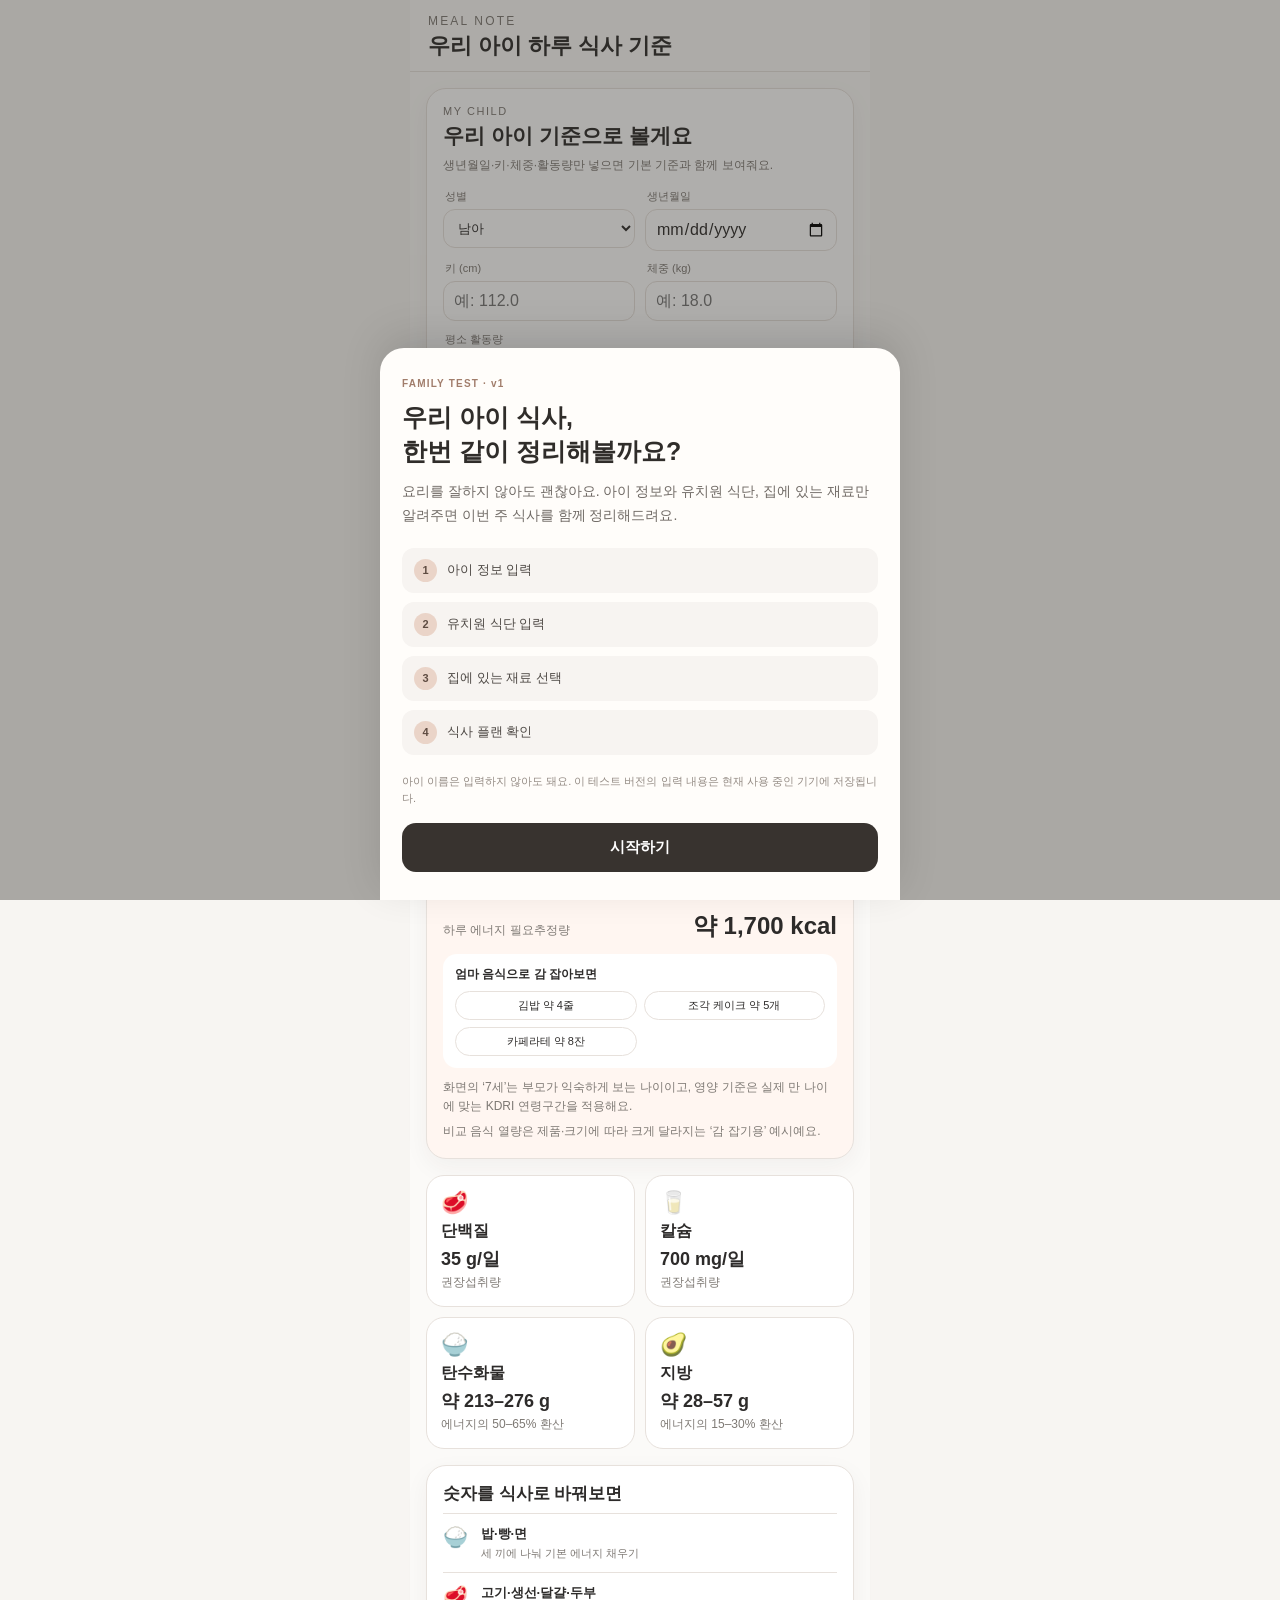
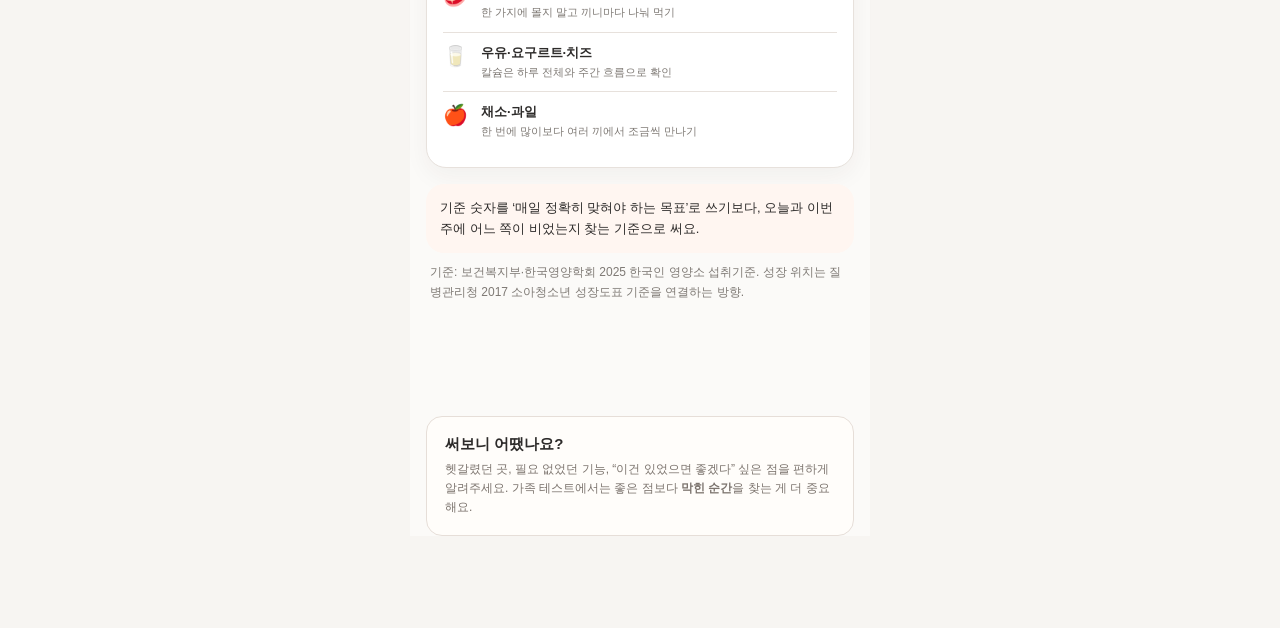
<file: meal_note_family_test_v1.html>
<!doctype html>
<html lang="ko">
<head>
  <meta charset="utf-8" />
  <meta name="viewport" content="width=device-width, initial-scale=1" />
  <title>아이 식사 가이드 프로토타입</title>
  <style>
    :root{
      --bg:#f7f5f2;
      --card:#ffffff;
      --soft:#fff6f1;
      --soft2:#f4faf7;
      --text:#2d2b2a;
      --muted:#7e7974;
      --line:#e7e1dc;
      --accent:#f0b9a2;
      --accent-deep:#c98265;
      --shadow:0 8px 24px rgba(58,46,38,.05);
    }
    *{box-sizing:border-box}
    body{
      margin:0;
      background:var(--bg);
      color:var(--text);
      font-family:-apple-system,BlinkMacSystemFont,"Apple SD Gothic Neo","Noto Sans KR","Malgun Gothic",sans-serif;
    }
    button,input{font:inherit}
    .app{max-width:460px;margin:0 auto;min-height:100vh;background:#fbfaf8}
    header{
      position:sticky;top:0;z-index:10;
      background:rgba(251,250,248,.94);backdrop-filter:blur(10px);
      border-bottom:1px solid var(--line);
      padding:14px 18px 10px;
    }
    .brand{font-size:12px;letter-spacing:.18em;color:var(--muted)}
    .title{font-size:22px;font-weight:750;margin-top:3px}
    main{padding:16px 16px 96px}
    .view{display:none}
    .view.active{display:block}
    .section{margin-bottom:16px}
    .card{
      background:var(--card);border:1px solid var(--line);border-radius:20px;
      padding:16px;box-shadow:var(--shadow);
    }
    .hero{background:var(--soft)}
    .eyebrow{font-size:11px;letter-spacing:.14em;color:var(--muted)}
    h2{font-size:21px;margin:5px 0 6px}
    h3{font-size:17px;margin:0 0 6px}
    p{margin:0}
    .muted{color:var(--muted);font-size:12px;line-height:1.6}
    .grid2{display:grid;grid-template-columns:1fr 1fr;gap:10px}
    .mini{
      background:var(--card);border:1px solid var(--line);border-radius:18px;padding:14px;
    }
    .mini .emoji{font-size:22px}
    .mini strong{display:block;margin:5px 0 3px}
    .tagrow{display:flex;gap:7px;flex-wrap:wrap;margin-top:10px}
    .tag{border:1px solid var(--line);background:#fff;border-radius:999px;padding:6px 9px;font-size:11px}
    .upload{
      border:1.5px dashed #d9d1cb;border-radius:16px;padding:22px 14px;text-align:center;
      background:#fdfcfb;cursor:pointer;
    }
    .upload:hover{background:#fff9f6}
    .btnrow{display:grid;grid-template-columns:1fr 1fr;gap:8px;margin-top:10px}
    .btn{
      border:1px solid var(--line);border-radius:13px;background:#fff;padding:11px 12px;
      cursor:pointer;color:var(--text);
    }
    .btn.primary{background:#fff0e9;border-color:#efd4c8;font-weight:700}
    .btn.full{width:100%}
    .tabs{display:flex;gap:7px;margin:12px 0}
    .tab{
      border:0;background:transparent;border-radius:999px;padding:7px 11px;color:var(--muted);cursor:pointer
    }
    .tab.active{background:#fff0e9;color:var(--text);font-weight:700}
    .inputrow{display:flex;gap:8px}
    input[type=text]{
      flex:1;border:1px solid var(--line);border-radius:14px;padding:12px 13px;background:#fff;outline:none;
    }
    input[type=text]:focus{border-color:#d8b4a5}
    .chips{display:flex;gap:7px;flex-wrap:wrap;margin-top:12px}
    .chip{
      display:inline-flex;align-items:center;gap:5px;border:1px solid var(--line);
      background:#fff;border-radius:999px;padding:7px 9px;font-size:12px;
    }
    .chip button{border:0;background:none;color:#aaa;cursor:pointer;padding:0}
    .day{border:1px solid var(--line);border-radius:20px;overflow:hidden;background:#fff;box-shadow:var(--shadow)}
    .dayhead{padding:13px 15px;display:flex;justify-content:space-between;align-items:center}
    .today{background:var(--soft)}
    .tomorrow{background:var(--soft2)}
    .row{display:grid;grid-template-columns:78px 1fr;gap:7px;padding:10px 13px;border-top:1px solid var(--line)}
    .label{font-size:12px;color:var(--muted);font-weight:700}
    .food{font-size:13px;line-height:1.55}
    .note{
      background:var(--soft);border-radius:18px;padding:14px;font-size:13px;line-height:1.6
    }
    .preview{
      margin-top:10px;border-radius:14px;overflow:hidden;border:1px solid var(--line);display:none
    }
    .preview img{display:block;width:100%}
    .bottom{
      position:fixed;left:50%;bottom:0;transform:translateX(-50%);
      width:min(460px,100%);display:grid;grid-template-columns:repeat(3,1fr);
      background:rgba(255,255,255,.96);backdrop-filter:blur(12px);border-top:1px solid var(--line)
    }
    .navbtn{
      border:0;background:transparent;padding:12px 6px 10px;color:var(--muted);cursor:pointer;font-size:11px
    }
    .navbtn span{display:block;font-size:18px;margin-bottom:3px}
    .navbtn.active{color:var(--accent-deep);font-weight:700}
    .status{margin-top:10px;font-size:12px;color:var(--accent-deep);min-height:18px}
    .ingredient-photo-label{display:block}

    .softPicker{background:#fbf8f5;border:1px solid var(--line);border-radius:18px;padding:14px;margin-top:14px}
    .pickerTitle{font-size:14px;font-weight:750}
    .pickerGroup{margin-top:15px}
    .pickerLabel{font-size:12px;font-weight:750;color:#5f5a56;margin-bottom:7px}
    .quickGrid{display:flex;flex-wrap:wrap;gap:7px}
    .quick{border:1px solid var(--line);background:#fff;border-radius:999px;padding:8px 10px;font-size:12px;cursor:pointer;color:var(--text)}
    .quick.selected{background:#fff0e9;border-color:#e9c5b5;color:#9c6049;font-weight:700}


    .storeTab{border:1px solid var(--line);background:#fff;border-radius:14px;padding:11px 5px;color:var(--muted);cursor:pointer}
    .storeTab.active{background:#fff0e9;border-color:#edcfc2;color:var(--text);font-weight:750}
    .categoryBlock{padding:13px 0;border-top:1px solid var(--line)}
    .categoryBlock:first-child{border-top:0;padding-top:0}
    .categoryBlock:last-child{padding-bottom:0}
    .categoryName{font-size:13px;font-weight:750;margin-bottom:8px}
    .homeMark{display:inline-block;margin-top:5px;color:#a66b53;font-size:11px;background:#fff4ef;padding:4px 7px;border-radius:999px}
    .flexTitle{display:flex;justify-content:space-between;align-items:flex-start;gap:10px}
    .futureRow{display:grid;grid-template-columns:52px 1fr;gap:11px;padding:13px 0;border-top:1px solid var(--line)}
    .futureRow:first-of-type{margin-top:10px}
    .futureDate{display:flex;flex-direction:column;font-size:13px}
    .futureDate span{font-size:11px;color:var(--muted);margin-top:2px}
    .futureRow>div:last-child{font-size:13px;line-height:1.5}
    .consume{display:flex;flex-direction:column;gap:8px;margin-top:10px;font-size:12px}
    .consume span{padding:9px 10px;background:#faf8f6;border-radius:12px}
    .consume b{display:inline-block;width:42px;color:#a66b53}


    .profileCard{background:#fff}

    .profileTop{display:flex;justify-content:space-between;gap:12px;align-items:flex-start}
    .editProfile{border:1px solid var(--line);background:#fff;border-radius:999px;padding:7px 11px;color:#9a6b57;cursor:pointer;font-size:12px}
    .profileSummary{margin-top:12px;padding:12px 13px;border:1px solid var(--line);background:#fbfaf8;border-radius:14px;font-size:13px;line-height:1.65}

    .profileGrid{display:grid;grid-template-columns:1fr 1fr;gap:10px}
    .fieldLabel{display:block;font-size:11px;color:var(--muted);margin:0 0 5px 2px}
    .field{width:100%;border:1px solid var(--line);background:#fff;border-radius:12px;padding:10px;color:var(--text)}
    .activityBtns{display:grid;grid-template-columns:repeat(3,1fr);gap:7px}
    .activity{border:1px solid var(--line);background:#fff;border-radius:12px;padding:9px 5px;color:var(--muted);cursor:pointer}
    .activity.active{background:#fff0e9;border-color:#edcfc2;color:var(--text);font-weight:700}
    .growthStats{display:grid;grid-template-columns:repeat(3,1fr);gap:8px}
    .growthStats>div{border:1px solid var(--line);border-radius:14px;padding:11px 8px;background:#fbfaf8}
    .growthStats span,.growthStats small{display:block;color:var(--muted);font-size:10px}
    .growthStats strong{display:block;font-size:16px;margin:4px 0}
    .officialLink{display:inline-block;margin-top:10px;color:#a66b53;font-size:12px;text-decoration:none}
    .energyHero{margin-top:12px}
    .energyHero>div:first-child{display:flex;justify-content:space-between;align-items:baseline;gap:10px;padding:12px 0}
    .energyHero>div:first-child span{font-size:12px;color:var(--muted)}
    .energyHero>div:first-child strong{font-size:24px}
    .compareBox{display:grid;grid-template-columns:1fr 1fr;gap:7px;background:#fff;border-radius:14px;padding:12px}
    .compareBox b{grid-column:1/-1;font-size:12px;margin-bottom:1px}
    .compareBox span{font-size:11px;border:1px solid var(--line);border-radius:999px;padding:6px 8px;text-align:center}
    .number{font-size:18px;font-weight:800;margin:5px 0 2px}
    .dailyFoodRow{display:grid;grid-template-columns:30px 1fr;gap:8px;padding:11px 0;border-top:1px solid var(--line)}
    .dailyFoodRow:first-of-type{margin-top:8px}
    .dailyFoodRow span{font-size:20px}
    .dailyFoodRow b{display:block;font-size:13px}
    .dailyFoodRow small{display:block;color:var(--muted);font-size:11px;margin-top:2px;line-height:1.5}


    .recipeBox{margin:0 18px 14px;border:1px solid var(--line);border-radius:14px;background:#fff;overflow:hidden}
    .recipeBox summary{cursor:pointer;padding:13px 15px;font-weight:800;list-style:none}
    .recipeBox summary::-webkit-details-marker{display:none}
    .recipeInner{padding:0 15px 14px}
    .recipeNote{font-size:12px;color:#777;line-height:1.55;margin-bottom:10px}
    .recipeDish{padding:14px 0;border-top:1px solid var(--line)}
    .recipeDish:first-of-type{border-top:0}
    .recipeDishHead{display:flex;justify-content:space-between;gap:12px;align-items:baseline}
    .recipeDishHead b{font-size:16px}
    .recipeDishHead span{font-size:12px;color:#9b7a67;white-space:nowrap}
    .recipeMeta{font-size:12px;color:#827b75;margin-top:5px}
    .recipeIngredients{margin-top:8px;padding:9px 10px;border-radius:10px;background:#faf7f4;font-size:12px;line-height:1.55;color:#5e5a57}
    .recipeIngredients strong{color:#2f2d2b;margin-right:5px}
    .recipeDish ol{margin:10px 0 0 20px;padding:0;color:#4f4b47;font-size:13px;line-height:1.75}
    .videoBtn{display:flex;align-items:center;gap:10px;margin-top:12px;padding:12px 13px;border-radius:12px;background:#fff7f2;border:1px solid #ead8cc;color:#3c3834;text-decoration:none}
    .videoBtn b{display:block;font-size:13px;margin-bottom:2px}
    .videoBtn small{display:block;font-size:11px;line-height:1.45;color:#8a7467}
    .videoIcon{display:flex;align-items:center;justify-content:center;width:30px;height:30px;border-radius:50%;background:#e7c1ad;font-size:12px;flex:0 0 30px}
    .videoBtn.searchOnly{background:#fafafa;border-color:#e6e3e0}
    .videoBtn.searchOnly .videoIcon{background:#ece9e6}

    .videoRule{display:inline-block;margin-top:5px;color:#9a7968}


    .weeklyCard{margin:0 0 22px;padding:20px 18px;border:1px solid var(--line);border-radius:22px;background:#fff}
    .weeklyEyebrow{font-size:11px;letter-spacing:.14em;color:#8b8179;margin-bottom:7px}
    .weeklyTitle{font-size:21px;font-weight:800;line-height:1.4;margin-bottom:8px}
    .weeklySub{font-size:13px;color:#6c6763;line-height:1.6;margin-bottom:18px}
    .nutriRow{margin:14px 0}
    .nutriTop{display:flex;justify-content:space-between;gap:12px;font-size:14px}
    .nutriTop span{color:#7a746f;font-size:12px}
    .nutriTrack{height:9px;background:#f1ece8;border-radius:999px;overflow:hidden;margin:7px 0 5px}
    .nutriFill{height:100%;background:#d9b7a4;border-radius:999px}
    .nutriDesc{font-size:12px;color:#8a8580}
    .weeklyReassure{margin-top:18px;padding:14px 15px;border-radius:14px;background:#fbf6f1;font-size:14px;line-height:1.6;color:#5f574f}

    .reassureBox{margin:14px 18px 18px;padding:16px 17px;border-radius:16px;background:#fbf6f1;border:1px solid #eadfd6}
    .reassureEyebrow{font-size:11px;letter-spacing:.13em;color:#9b7a67;margin-bottom:6px}
    .reassureTitle{font-size:18px;font-weight:800;margin-bottom:7px}
    .reassureBody{font-size:14px;line-height:1.65;color:#5e5a57}
    .manualMeal{margin-top:14px;padding-top:4px;border-top:1px solid var(--line)}
    .mealText{width:100%;min-height:78px;resize:vertical;border:1px solid var(--line);background:#fff;border-radius:13px;padding:10px 11px;color:var(--text);font:inherit;line-height:1.55}
    .missingMeal{display:inline-block;background:#f6f3ef;color:#8b817a;border-radius:999px;padding:5px 8px;font-size:11px}
    .ingredientUsed{display:inline-block;margin-top:6px;color:#a66b53;background:#fff3ed;border-radius:999px;padding:5px 8px;font-size:11px}

    @media (max-width:360px){.grid2{grid-template-columns:1fr}.row{grid-template-columns:70px 1fr}}
  </style>

<style>
.testerWelcome{position:fixed;inset:0;z-index:99999;background:rgba(45,42,39,.38);display:flex;align-items:flex-end;justify-content:center;padding:0}
.testerSheet{width:min(100%,520px);background:#fffdfa;border-radius:24px 24px 0 0;padding:30px 22px 28px;box-shadow:0 -12px 40px rgba(0,0,0,.12)}
.testerBadge{font-size:10px;letter-spacing:.12em;color:#a17d6b;font-weight:700;margin-bottom:12px}
.testerSheet h2{font-size:25px;line-height:1.35;margin:0 0 12px;color:#302d2a}
.testerSheet>p{font-size:14px;line-height:1.7;color:#706a65;margin:0 0 20px}
.testerSteps{display:grid;gap:9px;margin:0 0 18px}
.testerSteps div{display:flex;align-items:center;gap:10px;padding:11px 12px;background:#f7f4f1;border-radius:12px;font-size:13px;color:#4e4945}
.testerSteps b{display:flex;width:23px;height:23px;border-radius:50%;align-items:center;justify-content:center;background:#ead4c8;color:#5f4c42;font-size:11px}
.testerPrivacy{font-size:11px;line-height:1.55;color:#948b84;margin-bottom:16px}
.testerStart{width:100%;border:0;border-radius:14px;padding:15px;background:#38332f;color:white;font-size:15px;font-weight:700}
.testFeedback{margin:18px 16px 92px;padding:18px;border:1px solid #e6ded8;border-radius:16px;background:#fffdfa}
.testFeedback h3{margin:0 0 6px;font-size:15px}.testFeedback p{margin:0;font-size:12px;line-height:1.6;color:#7c746e}
</style>

</head>
<body>
<div class="app">
  <header>
    <div class="brand">MEAL NOTE</div>
    <div class="title" id="headerTitle">우리 아이 하루 식사 기준</div>
  </header>

  <main>
    <!-- GUIDE -->
    <section class="view active" id="guide">
      <div class="section card profileCard">
        <div class="profileTop">
          <div>
            <div class="eyebrow">MY CHILD</div>
            <h2 id="profileHeadline">우리 아이 기준으로 볼게요</h2>
            <p class="muted" id="profileIntro">생년월일·키·체중·활동량만 넣으면 기본 기준과 함께 보여줘요.</p>
          </div>
          <button class="editProfile" id="editProfile" style="display:none">수정</button>
        </div>

        <div id="profileSummary" class="profileSummary" style="display:none"></div>

        <div id="profileForm">
        <div class="profileGrid" style="margin-top:14px">
          <div>
            <label class="fieldLabel">성별</label>
            <select id="childSex" class="field">
              <option value="남자">남아</option>
              <option value="여자">여아</option>
            </select>
          </div>
          <div>
            <label class="fieldLabel">생년월일</label>
            <input id="childBirth" class="field" type="date">
          </div>
          <div>
            <label class="fieldLabel">키 (cm)</label>
            <input id="childHeight" class="field" type="number" step="0.1" placeholder="예: 112.0">
          </div>
          <div>
            <label class="fieldLabel">체중 (kg)</label>
            <input id="childWeight" class="field" type="number" step="0.1" placeholder="예: 18.0">
          </div>
        </div>

        <div style="margin-top:11px">
          <label class="fieldLabel">평소 활동량</label>
          <div class="activityBtns">
            <button class="activity active" data-act="보통">보통</button>
            <button class="activity" data-act="적음">적은 편</button>
            <button class="activity" data-act="많음">많은 편</button>
          </div>
        </div>
        <button class="btn primary full" id="saveProfile" style="margin-top:12px">우리 아이 정보 적용</button>
        <div class="status" id="profileStatus"></div>
        </div>
      </div>

      <div class="section card growthCard">
        <div class="flexTitle">
          <div><div class="eyebrow">GROWTH POSITION</div><h3 style="margin-top:4px">지금 어디쯤 있을까?</h3></div>
          <span class="muted" id="childAgeLabel">정보를 입력해 주세요</span>
        </div>
        <div class="growthStats" style="margin-top:13px">
          <div><span>키</span><strong id="heightStat">—</strong><small id="heightPct">공식 백분위 확인</small></div>
          <div><span>체중</span><strong id="weightStat">—</strong><small id="weightPct">공식 백분위 확인</small></div>
          <div><span>BMI</span><strong id="bmiStat">—</strong><small id="bmiPct">키·체중이 같으면 BMI 값도 같아요</small></div>
        </div>
        <p class="muted" style="margin-top:12px">BMI 숫자 자체는 키와 체중으로 계산하므로 나이·성별을 바꿔도 키·체중이 같으면 그대로예요. 대신 성장에서 중요한 것은 같은 BMI가 또래에서 어느 위치인지 보는 ‘BMI 백분위’예요. 이 프로토타입은 그 부분을 임의 추정하지 않고 공식 계산기로 연결해요.</p>
        <a class="officialLink" href="https://knhanes.kdca.go.kr/knhanes/grtcht/main.do" target="_blank" rel="noopener">질병관리청 성장상태 측정계산기 ↗</a>
      </div>

      <div class="section card hero">
        <div class="eyebrow" id="guideEyebrow">DAILY GUIDE · AGE 6–8</div>
        <h2 id="guideTitle">7세 남아 하루 기준</h2>
        <div class="energyHero">
          <div><span>하루 에너지 필요추정량</span><strong id="energyValue">약 1,700 kcal</strong></div>
          <div class="compareBox">
            <b>엄마 음식으로 감 잡아보면</b>
            <span id="compareKimbap">김밥 약 4줄</span>
            <span id="compareCake">조각 케이크 약 5개</span>
            <span id="compareLatte">카페라테 약 8잔</span>
          </div>
        </div>
        <p class="muted" id="kdriAgeNote" style="margin-top:10px">화면의 ‘7세’는 부모가 익숙하게 보는 나이이고, 영양 기준은 실제 만 나이에 맞는 KDRI 연령구간을 적용해요.</p>
        <p class="muted" style="margin-top:6px">비교 음식 열량은 제품·크기에 따라 크게 달라지는 ‘감 잡기용’ 예시예요.</p>
      </div>

      <div class="section grid2 nutrientGrid">
        <div class="mini"><div class="emoji">🥩</div><strong>단백질</strong><div class="number" id="proteinValue">35 g/일</div><div class="muted">권장섭취량</div></div>
        <div class="mini"><div class="emoji">🥛</div><strong>칼슘</strong><div class="number" id="calciumValue">700 mg/일</div><div class="muted">권장섭취량</div></div>
        <div class="mini"><div class="emoji">🍚</div><strong>탄수화물</strong><div class="number" id="carbRange">약 213–276 g</div><div class="muted">에너지의 50–65% 환산</div></div>
        <div class="mini"><div class="emoji">🥑</div><strong>지방</strong><div class="number" id="fatRange">약 28–57 g</div><div class="muted">에너지의 15–30% 환산</div></div>
      </div>

      <div class="section card">
        <h3>숫자를 식사로 바꿔보면</h3>
        <div class="dailyFoodRow"><span>🍚</span><div><b>밥·빵·면</b><small>세 끼에 나눠 기본 에너지 채우기</small></div></div>
        <div class="dailyFoodRow"><span>🥩</span><div><b>고기·생선·달걀·두부</b><small>한 가지에 몰지 말고 끼니마다 나눠 먹기</small></div></div>
        <div class="dailyFoodRow"><span>🥛</span><div><b>우유·요구르트·치즈</b><small>칼슘은 하루 전체와 주간 흐름으로 확인</small></div></div>
        <div class="dailyFoodRow"><span>🍎</span><div><b>채소·과일</b><small>한 번에 많이보다 여러 끼에서 조금씩 만나기</small></div></div>
      </div>

      <div class="note">기준 숫자를 ‘매일 정확히 맞혀야 하는 목표’로 쓰기보다, 오늘과 이번 주에 어느 쪽이 비었는지 찾는 기준으로 써요.</div>
      <p class="muted" style="margin:10px 4px 0">기준: 보건복지부·한국영양학회 2025 한국인 영양소 섭취기준. 성장 위치는 질병관리청 2017 소아청소년 성장도표 기준을 연결하는 방향.</p>
    </section>

    <!-- INPUT -->
    <section class="view" id="input">
      <div class="section">
        <div class="eyebrow">MEAL SETUP</div>
        <h2>우리 아이 식사 준비</h2>
        <p class="muted">유치원에서 먹는 것과 집에 있는 재료만 알려주세요.</p>
      </div>

      <div class="section card">
        <h3>🏫 유치원 식단</h3>
        <p class="muted">식단표 사진이나 캡처 이미지를 올려주세요.</p>
        <label class="upload" for="mealFile" style="display:block;margin-top:13px">
          <div style="font-size:26px">＋</div>
          <strong>식단표 사진 올리기</strong>
          <div class="muted" style="margin-top:4px">사진 · 캡처 이미지</div>
        </label>
        <input id="mealFile" type="file" accept="image/*" hidden />
        <div class="preview" id="mealPreview"><img id="mealPreviewImg" alt="식단표 미리보기"></div>
        <div class="status" id="mealStatus"></div>

        <div class="manualMeal">
          <div class="pickerLabel" style="margin-top:16px">식단 내용을 직접 넣거나 수정할 수 있어요</div>
          <label class="fieldLabel">오늘 유치원 식단</label>
          <textarea id="schoolToday" class="mealText" placeholder="예: 오전 요구르트 / 점심 쌀밥, 소고기탕국... / 오후 우유"></textarea>
          <label class="fieldLabel" style="margin-top:10px">내일 유치원 식단</label>
          <textarea id="schoolTomorrow" class="mealText" placeholder="예: 오전 시리얼·우유 / 점심 흑미밥, 시락국..."></textarea>
          <button class="btn primary full" id="saveSchoolMeals" style="margin-top:10px">유치원 식단 저장</button>
        </div>

        <div class="note" style="margin-top:10px">
          지금은 사진 미리보기 + 직접 입력까지 작동해요. 실제 자동 식단 인식은 AI/API 연결 단계에서 붙일 수 있어요.
        </div>
      </div>

      <div class="section card">
        <h3>🏠 우리집에 있는 재료</h3>
        <p class="muted">먼저 어디에 있는지 골라보세요. 자주 쓰는 재료만 추려뒀어요.</p>

        <div class="storeTabs" style="display:grid;grid-template-columns:repeat(3,1fr);gap:8px;margin-top:14px">
          <button class="storeTab active" data-store="냉장">🧊 냉장</button>
          <button class="storeTab" data-store="냉동">❄️ 냉동</button>
          <button class="storeTab" data-store="상온">🥫 상온</button>
        </div>

        <div id="guidedPicker" class="softPicker"></div>

        <div style="margin-top:15px">
          <div class="pickerLabel">목록에 없어요</div>
          <div class="inputrow">
            <input id="ingredientInput" type="text" placeholder="직접 입력해도 돼요" />
            <button class="btn primary" id="addIngredient">추가</button>
          </div>
        </div>

        <div class="btnrow">
          <label class="btn ingredient-photo-label" for="ingredientFile">📷 사진으로 추가</label>
          <button class="btn" id="clearIngredients">전체 지우기</button>
        </div>
        <input id="ingredientFile" type="file" accept="image/*" hidden />
        <div class="preview" id="ingredientPreview"><img id="ingredientPreviewImg" alt="재료 사진 미리보기"></div>

        <div style="margin-top:16px">
          <div class="pickerLabel">지금 우리집에 있는 것 <span id="ingredientCount" style="color:var(--accent-deep)"></span></div>
          <div class="chips" id="ingredientChips"></div>
        </div>
        <div class="status" id="ingredientStatus"></div>
      </div>
    </section>

    <!-- PLAN -->
    <section class="view" id="plan">
      <div class="section">
        <div class="eyebrow">5 DAY MEAL FLOW</div>
        <h2>오늘부터 5일 식단</h2>
        <p class="muted">식사 플랜은 자세히, 그 이후 3일은 집에 있는 재료로 가볍게 미리 봐요.</p>
      </div>

      <div id="planNotice" class="section note"></div>
      <div id="todayPlan"></div>
      <div id="tomorrowPlan"></div>

      <div class="section card">
        <div class="flexTitle">
          <div><div class="eyebrow">NEXT 3 DAYS</div><h3 style="margin-top:4px">그 이후는 이렇게 이어가요</h3></div>
          <span class="muted">밥 · 국 · 반찬 구성으로</span>
        </div>
        <div id="futurePlans"></div>
      </div>

      <div id="weeklyNutrition"></div>

      <div class="section card">
        <h3 style="font-size:15px">🧺 재료 소진 순서</h3>
        <div class="consume" id="consumeOrder"></div>
      </div>

      <div class="section grid2">
        <div class="card"><h3 style="font-size:15px">🌈 이번 흐름</h3><p class="muted" id="flowSummary">입력된 식단과 재료를 기준으로 조정해요.</p></div>
        <div class="card"><h3 style="font-size:15px">🛒 장보기</h3><p class="muted" id="shoppingSummary">집에 없는 것만 추려볼게요.</p></div>
      </div>
    </section>
  </main>

  
<div class="testFeedback">
  <h3>써보니 어땠나요?</h3>
  <p>헷갈렸던 곳, 필요 없었던 기능, “이건 있었으면 좋겠다” 싶은 점을 편하게 알려주세요. 가족 테스트에서는 좋은 점보다 <b>막힌 순간</b>을 찾는 게 더 중요해요.</p>
</div>

<nav class="bottom">
    <button class="navbtn active" data-view="guide"><span>🌱</span>하루 기준</button>
    <button class="navbtn" data-view="input"><span>✏️</span>식단·재료 입력</button>
    <button class="navbtn" data-view="plan"><span>📅</span>식사 플랜</button>
  </nav>
</div>

<script>
  const views = document.querySelectorAll('.view');
  const navs = document.querySelectorAll('.navbtn');
  const headerTitle = document.getElementById('headerTitle');
  const titles = {
    guide:'우리 아이 하루 식사 기준',
    input:'식단 · 우리집 재료',
    plan:'오늘 · 내일 식단'
  };

  navs.forEach(btn=>{
    btn.addEventListener('click',()=>{
      navs.forEach(x=>x.classList.remove('active'));
      btn.classList.add('active');
      views.forEach(v=>v.classList.remove('active'));
      document.getElementById(btn.dataset.view).classList.add('active');
      headerTitle.textContent = btn.dataset.view==='guide' ? currentGuideHeader() : titles[btn.dataset.view];
      window.scrollTo({top:0,behavior:'smooth'});
    });
  });

  function previewFile(input, boxId, imgId, statusId, text){
    const file=input.files?.[0];
    if(!file) return;
    const url=URL.createObjectURL(file);
    document.getElementById(imgId).src=url;
    document.getElementById(boxId).style.display='block';
    if(statusId) document.getElementById(statusId).textContent=text;
  }


  let childActivity='보통';

  // 2025 KDRI prototype values used here:
  // 3–5 y: energy 1400 kcal, protein 25 g, calcium 550 mg
  // 6–8 y: energy male 1700 / female 1500 kcal, protein 35 g
  // Calcium is displayed as 700 mg for 6–8 y in this prototype.
  const kdri = {
    "3-5": {
      male:{energy:1400, protein:25, calcium:550},
      female:{energy:1400, protein:25, calcium:550}
    },
    "6-8": {
      male:{energy:1700, protein:35, calcium:700},
      female:{energy:1500, protein:35, calcium:700}
    }
  };

  document.querySelectorAll('.activity').forEach(btn=>{
    btn.addEventListener('click',()=>{
      document.querySelectorAll('.activity').forEach(x=>x.classList.remove('active'));
      btn.classList.add('active');
      childActivity=btn.dataset.act;
    });
  });

  const savedProfile=JSON.parse(localStorage.getItem('mealnote.childProfile') || 'null');
  if(savedProfile){
    document.getElementById('childSex').value=savedProfile.sex || '남자';
    document.getElementById('childBirth').value=savedProfile.birth || '';
    document.getElementById('childHeight').value=savedProfile.height || '';
    document.getElementById('childWeight').value=savedProfile.weight || '';
    childActivity=savedProfile.activity || '보통';
    document.querySelectorAll('.activity').forEach(x=>x.classList.toggle('active',x.dataset.act===childActivity));
  }

  function getAge(){
    const birth=document.getElementById('childBirth').value;
    if(!birth) return null;
    const b=new Date(birth+'T00:00:00');
    const now=new Date();
    let months=(now.getFullYear()-b.getFullYear())*12+(now.getMonth()-b.getMonth());
    if(now.getDate()<b.getDate()) months--;
    if(months<0) return null;
    return {months, years:Math.floor(months/12), rem:months%12};
  }

  function nutritionGroup(ageYears){
    if(ageYears>=3 && ageYears<=5) return "3-5";
    if(ageYears>=6 && ageYears<=8) return "6-8";
    return null;
  }

  function displayAge(){
    const birth=document.getElementById('childBirth')?.value;
    if(!birth) return null;
    const y=parseInt(birth.slice(0,4),10);
    return new Date().getFullYear()-y+1;
  }

  function currentGuideHeader(){
    const age=getAge();
    const shown=displayAge();
    const sex=document.getElementById('childSex')?.value;
    if(!age || !shown) return '우리 아이 하루 식사 기준';
    const sexLabel=sex==='여자'?'여아':'남아';
    return `${shown}세 ${sexLabel} 하루 식사 기준`;
  }

  function updateNutritionGuide(){
    const age=getAge();
    const shown=displayAge();
    const sex=document.getElementById('childSex').value;
    if(!age || !shown) return;
    const group=nutritionGroup(age.years);
    const sexKey=sex==='여자'?'female':'male';
    const sexLabel=sex==='여자'?'여아':'남아';

    document.getElementById('guideTitle').textContent=`${shown}세 ${sexLabel} 하루 기준`;
    document.getElementById('guideEyebrow').textContent =
      group ? `DAILY GUIDE · KDRI 만 ${group}세 적용` : `DAILY GUIDE · 만 ${age.years}세 기준`;
    const note=document.getElementById('kdriAgeNote');
    if(note) note.textContent=`${shown}세로 보여드리되, 영양 수치는 실제 만 ${age.years}세 ${age.rem}개월에 해당하는 KDRI ${group ? '만 '+group+'세' : '연령'} 기준을 적용해요.`;
    headerTitle.textContent=currentGuideHeader();

    if(!group || !kdri[group]){
      document.getElementById('energyValue').textContent='연령 기준 확장 예정';
      return;
    }

    const d=kdri[group][sexKey];
    document.getElementById('energyValue').textContent=`약 ${d.energy.toLocaleString()} kcal`;
    document.getElementById('proteinValue').textContent=`${d.protein} g/일`;
    document.getElementById('calciumValue').textContent=`${d.calcium} mg/일`;

    const carbLow=Math.round(d.energy*.50/4), carbHigh=Math.round(d.energy*.65/4);
    const fatLow=Math.round(d.energy*.15/9), fatHigh=Math.round(d.energy*.30/9);
    document.getElementById('carbRange').textContent=`약 ${carbLow}–${carbHigh} g`;
    document.getElementById('fatRange').textContent=`약 ${fatLow}–${fatHigh} g`;

    document.getElementById('compareKimbap').textContent=`김밥 약 ${(d.energy/430).toFixed(1)}줄`;
    document.getElementById('compareCake').textContent=`조각 케이크 약 ${(d.energy/330).toFixed(1)}개`;
    document.getElementById('compareLatte').textContent=`카페라테 약 ${(d.energy/200).toFixed(1)}잔`;
  }

  function updateProfileSummary(){
    const age=getAge();
    const h=parseFloat(document.getElementById('childHeight').value);
    const w=parseFloat(document.getElementById('childWeight').value);
    const sex=document.getElementById('childSex').value;
    document.getElementById('heightStat').textContent=isFinite(h)?`${h.toFixed(1)} cm`:'—';
    document.getElementById('weightStat').textContent=isFinite(w)?`${w.toFixed(1)} kg`:'—';

    let bmi=null;
    if(isFinite(h)&&isFinite(w)&&h>0){
      bmi=w/((h/100)**2);
      document.getElementById('bmiStat').textContent=bmi.toFixed(1);
    }else document.getElementById('bmiStat').textContent='—';

    if(age){
      document.getElementById('childAgeLabel').textContent=`${displayAge()}세 · 만 ${age.years}세 ${age.rem}개월`;
      const sexEmoji=sex==='여자'?'👧':'👦';
      const shown=displayAge();
      const parts=[`${sexEmoji} ${shown}세 (만 ${age.years}세 ${age.rem}개월)`];
      if(isFinite(h)) parts.push(`${h.toFixed(1)}cm`);
      if(isFinite(w)) parts.push(`${w.toFixed(1)}kg`);
      if(bmi) parts.push(`BMI ${bmi.toFixed(1)}`);
      parts.push(`활동량 ${childActivity}`);
      document.getElementById('profileSummary').textContent=parts.join(' · ');
    }
    updateNutritionGuide();
    if(document.getElementById('guide').classList.contains('active')){
      headerTitle.textContent=currentGuideHeader();
    }
  }

  function collapseProfile(){
    document.getElementById('profileForm').style.display='none';
    document.getElementById('profileSummary').style.display='block';
    document.getElementById('editProfile').style.display='block';
    document.getElementById('profileHeadline').textContent='우리 아이';
    document.getElementById('profileIntro').textContent='저장된 정보를 기준으로 아래 내용을 보여드려요.';
  }

  function expandProfile(){
    document.getElementById('profileForm').style.display='block';
    document.getElementById('profileSummary').style.display='none';
    document.getElementById('editProfile').style.display='none';
    document.getElementById('profileHeadline').textContent='우리 아이 기준으로 볼게요';
    document.getElementById('profileIntro').textContent='생년월일·키·체중·활동량만 넣으면 기본 기준과 함께 보여줘요.';
  }

  document.getElementById('editProfile').addEventListener('click',expandProfile);

  document.getElementById('saveProfile').addEventListener('click',()=>{
    const profile={
      sex:document.getElementById('childSex').value,
      birth:document.getElementById('childBirth').value,
      height:document.getElementById('childHeight').value,
      weight:document.getElementById('childWeight').value,
      activity:childActivity
    };
    localStorage.setItem('mealnote.childProfile',JSON.stringify(profile));
    updateProfileSummary();
    document.getElementById('profileStatus').textContent='우리 아이 정보를 적용했어요.';
    collapseProfile();
  });

  ['childBirth','childHeight','childWeight','childSex'].forEach(id=>
    document.getElementById(id).addEventListener('input',updateProfileSummary)
  );

  updateProfileSummary();
  if(savedProfile && savedProfile.birth) collapseProfile();


  let schoolMeals={today:'',tomorrow:'',photo:false};
  try{
    const savedSchool=JSON.parse(localStorage.getItem('mealnote.schoolMeals') || 'null');
    if(savedSchool) schoolMeals={...schoolMeals,...savedSchool};
  }catch(e){}

  const schoolTodayEl=document.getElementById('schoolToday');
  const schoolTomorrowEl=document.getElementById('schoolTomorrow');
  if(schoolTodayEl) schoolTodayEl.value=schoolMeals.today || '';
  if(schoolTomorrowEl) schoolTomorrowEl.value=schoolMeals.tomorrow || '';

  const saveSchoolBtn=document.getElementById('saveSchoolMeals');
  if(saveSchoolBtn){
    saveSchoolBtn.addEventListener('click',()=>{
      schoolMeals.today=schoolTodayEl.value.trim();
      schoolMeals.tomorrow=schoolTomorrowEl.value.trim();
      localStorage.setItem('mealnote.schoolMeals',JSON.stringify(schoolMeals));
      document.getElementById('mealStatus').textContent='유치원 식단을 저장했어요. 식사 플랜 추천에 바로 반영돼요.';
      generatePlans();
    });
  }

  document.getElementById('mealFile').addEventListener('change', e=>{
    previewFile(e.target,'mealPreview','mealPreviewImg','mealStatus','식단표 사진이 등록됐어요. 이 프로토타입에서는 자동 인식 대신 아래 칸에 내용을 확인·입력해 주세요.');
    schoolMeals.photo=!!e.target.files?.[0];
    localStorage.setItem('mealnote.schoolMeals',JSON.stringify(schoolMeals));
    generatePlans();
  });

  document.getElementById('ingredientFile').addEventListener('change', e=>{
    previewFile(e.target,'ingredientPreview','ingredientPreviewImg','ingredientStatus','재료 사진이 등록됐어요. 실제 버전에서는 AI가 사진 속 재료 후보를 뽑아주게 만들 수 있어요.');
  });

  const ingredientCatalog = {
    "냉장": {
      "🥩 고기": ["국거리","불고기용 소고기","삼겹살","목살","다진 돼지고기","닭고기"],
      "🥚 달걀·두부": ["달걀","두부","유부"],
      "🥬 채소": ["애호박","양파","당근","버섯","대파","브로콜리","콩나물","숙주","깻잎"],
      "🥛 유제품": ["우유","요구르트","치즈"],
      "🍱 반찬·기타": ["김치","햄","어묵","맛살"]
    },
    "냉동": {
      "🥩 고기": ["국거리","갈비","삼겹살","항정살","대패삼겹","닭고기"],
      "🐟 생선·해산물": ["가자미","갈치","고등어","오징어","새우"],
      "🍗 간편식": ["치킨","핫도그","피자","만두","돈까스","떡갈비"],
      "🍚 밥·면": ["냉동밥","떡","우동면"]
    },
    "상온": {
      "🍚 밥·면": ["쌀","잡곡","국수","파스타","라면"],
      "🥫 통조림": ["참치캔","야채참치","스팸","옥수수캔"],
      "🐟 건어물": ["잔멸치","김","미역"],
      "🥔 자주 두는 채소": ["감자","고구마","양파"],
      "🥣 아침·간식": ["시리얼","식빵","김가루"]
    }
  };

  let ingredients=[];
  try{
    const migratedIngredients=JSON.parse(localStorage.getItem('mealnote.ingredients.v3') || 'null');
    if(Array.isArray(migratedIngredients)) ingredients=migratedIngredients;
  }catch(e){
    ingredients=[];
  }
  let currentStore='냉장';

  const chips=document.getElementById('ingredientChips');
  const input=document.getElementById('ingredientInput');
  const picker=document.getElementById('guidedPicker');

  function save(){ localStorage.setItem('mealnote.ingredients.v3',JSON.stringify(ingredients)); if(typeof generatePlans==='function') generatePlans(); }

  function renderPicker(){
    picker.innerHTML='';
    Object.entries(ingredientCatalog[currentStore]).forEach(([category,items])=>{
      const block=document.createElement('div');
      block.className='categoryBlock';
      const title=document.createElement('div');
      title.className='categoryName';
      title.textContent=category;
      const grid=document.createElement('div');
      grid.className='quickGrid';
      items.forEach(name=>{
        const btn=document.createElement('button');
        btn.className='quick';
        btn.textContent=name;
        const exists=ingredients.some(i=>i.name===name && i.cat===currentStore);
        if(exists) btn.classList.add('selected');
        btn.onclick=()=>{
          const existing=ingredients.find(i=>i.name===name && i.cat===currentStore);
          if(existing){
            ingredients=ingredients.filter(i=>i.id!==existing.id);
            const elsewhere=[...new Set(ingredients.filter(i=>i.name===name).map(i=>i.cat))];
            document.getElementById('ingredientStatus').textContent=
              elsewhere.length
              ? `${currentStore}의 ${name}은 뺐어요. 하지만 ${elsewhere.join('·')}에도 ${name}이 등록되어 있어 추천에는 계속 사용할 수 있어요.`
              : `${name}을(를) 우리집 재료에서 완전히 뺐어요.`;
          }else{
            ingredients.push({id:Date.now()+Math.random(),name,cat:currentStore});
            document.getElementById('ingredientStatus').textContent=`${name} 있어요 ✓`;
          }
          save(); render(); renderPicker();
        };
        grid.appendChild(btn);
      });
      block.append(title,grid);
      picker.appendChild(block);
    });
  }

  function render(){
    chips.innerHTML='';
    ingredients.forEach(item=>{
      const span=document.createElement('span');
      span.className='chip';
      span.innerHTML=`${item.name} <small style="color:#aaa">${item.cat}</small> <button aria-label="삭제">×</button>`;
      span.querySelector('button').onclick=()=>{
        ingredients=ingredients.filter(x=>x.id!==item.id);
        save(); render(); renderPicker();
      };
      chips.appendChild(span);
    });
    if(!chips.children.length) chips.innerHTML='<span class="muted">등록된 재료가 없어요.</span>';
    document.getElementById('ingredientCount').textContent=`${ingredients.length}개`;
  }

  document.querySelectorAll('.storeTab').forEach(tab=>{
    tab.onclick=()=>{
      document.querySelectorAll('.storeTab').forEach(x=>x.classList.remove('active'));
      tab.classList.add('active');
      currentStore=tab.dataset.store;
      renderPicker();
    };
  });

  function addIngredient(){
    const name=input.value.trim();
    if(!name) return;
    if(!ingredients.some(i=>i.name===name && i.cat===currentStore)){
      ingredients.push({id:Date.now(),name,cat:currentStore});
    }
    input.value='';
    save(); render(); renderPicker();
    document.getElementById('ingredientStatus').textContent=`${name}을(를) ${currentStore}에 추가했어요.`;
  }
  document.getElementById('addIngredient').onclick=addIngredient;
  input.addEventListener('keydown',e=>{if(e.key==='Enter') addIngredient();});
  document.getElementById('clearIngredients').onclick=()=>{
    if(confirm('등록된 재료를 모두 지울까요?')){
      ingredients=[]; save(); render(); renderPicker();
      document.getElementById('ingredientStatus').textContent='재료 목록을 비웠어요.';
    }
  };


  function names(){ return ingredients.map(x=>x.name); }
  function has(name){ return names().includes(name); }
  function locationsOf(name){ return ingredients.filter(x=>x.name===name).map(x=>x.cat); }
  function ingredientLabel(name){
    const locs=[...new Set(locationsOf(name))];
    return locs.length ? `${locs.join('/')} ${name}` : name;
  }

  // Common Korean home meals. A recipe is recommended only when its main
  // ingredients are actually registered at home. Optional ingredients raise its score.
  const recipeLibrary = [
    {
      title:'쌀밥 · 소고기미역국 · 달걀말이 · 브로콜리무침',
      req:['국거리','미역','달걀','브로콜리'],
      opt:['대파','당근'],
      protein:'beef', priority:'fridge',
      groups:['grain','protein','vegetable']
    },
    {
      title:'쌀밥 · 감자된장국 · 돼지고기숙주볶음 · 깻잎',
      req:['감자','숙주'],
      any:['삼겹살','대패삼겹','항정살'],
      opt:['깻잎','양파','대파'],
      protein:'pork', priority:'fridge',
      groups:['grain','protein','vegetable']
    },
    {
      title:'쌀밥 · 두부애호박된장국 · 소불고기 · 버섯볶음',
      req:['불고기용 소고기','두부','애호박'],
      opt:['버섯','양파','당근'],
      protein:'beef', priority:'fridge',
      groups:['grain','protein','vegetable']
    },
    {
      title:'쌀밥 · 콩나물국 · 돼지고기애호박볶음 · 김',
      req:['다진 돼지고기','애호박','콩나물'],
      opt:['김','양파','대파'],
      protein:'pork', priority:'fridge',
      groups:['grain','protein','vegetable']
    },
    {
      title:'쌀밥 · 감자국 · 닭고기간장조림 · 브로콜리무침',
      req:['닭고기','감자'],
      opt:['브로콜리','당근','양파','대파'],
      protein:'chicken', priority:'fridge',
      groups:['grain','protein','vegetable']
    },
    {
      title:'쌀밥 · 두부국 · 고등어구이 · 콩나물무침',
      req:['고등어','두부','콩나물'],
      opt:['대파'],
      protein:'fish', priority:'freezer',
      groups:['grain','protein','vegetable']
    },
    {
      title:'쌀밥 · 감자국 · 갈치구이 · 애호박볶음',
      req:['갈치','감자','애호박'],
      opt:['대파','양파'],
      protein:'fish', priority:'freezer',
      groups:['grain','protein','vegetable']
    },
    {
      title:'쌀밥 · 두부된장국 · 가자미구이 · 브로콜리무침',
      req:['가자미','두부','브로콜리'],
      opt:['애호박','대파'],
      protein:'fish', priority:'freezer',
      groups:['grain','protein','vegetable']
    },
    {
      title:'쌀밥 · 미역국 · 오징어애호박전 · 콩나물무침',
      req:['오징어','애호박','미역'],
      opt:['달걀','콩나물'],
      protein:'seafood', priority:'freezer',
      groups:['grain','protein','vegetable']
    },
    {
      title:'쌀밥 · 달걀국 · 새우채소볶음 · 김',
      req:['새우','달걀'],
      opt:['당근','양파','대파','김'],
      protein:'seafood', priority:'freezer',
      groups:['grain','protein','vegetable']
    },
    {
      title:'쌀밥 · 어묵국 · 두부부침 · 콩나물무침',
      req:['어묵','두부','콩나물'],
      opt:['대파','양파'],
      protein:'tofu', priority:'fridge',
      groups:['grain','protein','vegetable']
    },
    {
      title:'쌀밥 · 유부된장국 · 달걀말이 · 애호박볶음',
      req:['유부','달걀','애호박'],
      opt:['대파','양파'],
      protein:'egg', priority:'fridge',
      groups:['grain','protein','vegetable']
    },
    {
      title:'쌀밥 · 감자국 · 떡갈비 · 버섯볶음',
      req:['떡갈비','감자','버섯'],
      opt:['양파','대파'],
      protein:'easy', priority:'freezer',
      groups:['grain','protein','vegetable']
    },
    {
      title:'쌀밥 · 만두국 · 달걀찜 · 김',
      req:['만두','달걀'],
      opt:['김','대파'],
      protein:'easy', priority:'freezer',
      groups:['grain','protein']
    }
  ];

  const breakfastLibrary = [
    {title:'햄 주먹밥 + 우유/요구르트 + 과일', req:['햄','쌀'], opt:['김가루','우유','요구르트']},
    {title:'달걀 주먹밥 + 우유 + 과일', req:['달걀','쌀'], opt:['김가루','우유']},
    {title:'시리얼 + 우유 + 과일', req:['시리얼','우유'], opt:[]},
    {title:'식빵 + 치즈 + 우유 + 과일', req:['식빵','치즈'], opt:['우유']},
    {title:'유부초밥 + 과일', req:['유부','쌀'], opt:['당근']}
  ];

  function recipeAvailable(r){
    const n=names();
    if(r.req && !r.req.every(x=>n.includes(x))) return false;
    if(r.any && !r.any.some(x=>n.includes(x))) return false;
    return true;
  }

  function mainIngredients(r){
    const n=names();
    const arr=[...(r.req||[])];
    if(r.any){
      const picked=r.any.find(x=>n.includes(x));
      if(picked) arr.push(picked);
    }
    return arr;
  }

  function schoolProteinTypes(text){
    const s=text||'';
    const set=new Set();
    if(/소고기|불고기|갈비/.test(s)) set.add('beef');
    if(/돼지|제육|삼겹/.test(s)) set.add('pork');
    if(/닭|치킨/.test(s)) set.add('chicken');
    if(/고등어|갈치|가자미|생선/.test(s)) set.add('fish');
    if(/오징어|새우/.test(s)) set.add('seafood');
    if(/두부|콩/.test(s)) set.add('tofu');
    if(/달걀|계란/.test(s)) set.add('egg');
    if(/어묵/.test(s)) set.add('fishcake');
    return set;
  }

  function chooseMeal(dayIndex, schoolText, history){
    const schoolProteins=schoolProteinTypes(schoolText);
    const usedTitles=new Set(history.map(x=>x.title));
    const usedProteins=history.slice(-2).map(x=>x.protein);
    const fridgeNames=new Set(ingredients.filter(x=>x.cat==='냉장').map(x=>x.name));

    let pool=recipeLibrary.filter(recipeAvailable);
    if(!pool.length){
      return {title:'쌀밥 · 맑은국 · 달걀말이 · 김', used:[], protein:'basic', groups:['grain','protein'], reason:'지금 등록된 재료만으로는 정확한 4찬 구성이 어려워 기본 식사형으로 보여드려요.'};
    }

    const scored=pool.map(r=>{
      let score=0;
      const mains=mainIngredients(r);
      // Avoid literal repeats across five days.
      if(usedTitles.has(r.title)) score-=100;
      // Prefer not to repeat the same protein on consecutive days.
      if(usedProteins.includes(r.protein)) score-=18;
      // If school meal is known, avoid repeating that protein at dinner.
      if(schoolProteins.has(r.protein)) score-=20;
      // Prefer recipes using perishable refrigerated ingredients.
      score += mains.filter(x=>fridgeNames.has(x)).length*8;
      score += (r.opt||[]).filter(x=>has(x)).length*3;
      // Rotate freezer meals into later days.
      if(dayIndex>=2 && r.priority==='freezer') score+=7;
      if(dayIndex<=1 && r.priority==='fridge') score+=7;
      // Slight deterministic rotation by day so equally-scored recipes vary.
      score += (recipeLibrary.indexOf(r)+dayIndex*3)%7;
      return {r,score};
    }).sort((a,b)=>b.score-a.score);

    const chosen=scored[0].r;
    const used=mainIngredients(chosen);
    const extras=(chosen.opt||[]).filter(x=>has(x)).slice(0,2);
    return {
      title:chosen.title,
      used,
      extras,
      protein:chosen.protein,
      reason: schoolText ? '유치원 식사와 겹치지 않게 저녁에서 다른 단백질과 반찬을 이어 붙였어요.' : '집 재료를 먼저 쓰면서 밥·국·반찬이 갖춰지도록 골랐어요.'
    };
  }


  function detectGroups(text){
    const s=(text||'');
    const set=new Set();
    if(/밥|쌀|흑미|잡곡|초밥|우동|면|빵|시리얼|감자|고구마/.test(s)) set.add('grain');
    if(/소고기|돼지|닭|고등어|갈치|가자미|오징어|새우|어묵|두부|달걀|계란|유부|떡갈비/.test(s)) set.add('protein');
    if(/콩나물|숙주|애호박|브로콜리|버섯|당근|양파|깻잎|김치|무침|볶음/.test(s)) set.add('vegetable');
    if(/우유|요구르트|요거트|치즈/.test(s)) set.add('dairy');
    if(/사과|배|포도|샤인|복숭아|바나나|귤|오렌지|키위|수박|멜론|과일/.test(s)) set.add('fruit');
    return set;
  }

  function reassuranceText(schoolText, meal){
    const groups=detectGroups(schoolText);
    (meal.groups||[]).forEach(g=>groups.add(g));
    const good=[];
    if(groups.has('grain')) good.push('곡류');
    if(groups.has('protein')) good.push('단백질');
    if(groups.has('vegetable')) good.push('채소');
    if(groups.has('dairy')) good.push('유제품');
    if(groups.has('fruit')) good.push('과일');

    const missing=[];
    if(!groups.has('fruit')) missing.push('과일');
    if(!groups.has('dairy')) missing.push('유제품');
    if(!groups.has('vegetable')) missing.push('채소');

    let main = good.length>=4
      ? `오늘 식단 흐름으로 보면 ${good.slice(0,4).join('·')}이 여러 끼에 들어와 있어요.`
      : `오늘은 ${good.join('·') || '기본 식사'}를 중심으로 채워가고 있어요.`;

    let next = missing.length
      ? `${missing[0]}만 한 번 더 챙기면 오늘의 균형이 더 좋아져요.`
      : `오늘 식단은 주요 식품군이 고르게 이어지고 있어요.`;

    return {main,next,missing};
  }

  function chooseBreakfast(){
    const available=breakfastLibrary
      .filter(r=>(r.req||[]).every(x=>has(x)))
      .map(r=>({r,score:(r.opt||[]).filter(x=>has(x)).length}))
      .sort((a,b)=>b.score-a.score);
    return available.length ? available[0].r.title : '밥/빵 + 우유·유제품 + 과일';
  }

  function freshProduceFor(meal){
    const perish=['숙주','콩나물','깻잎','두부','애호박','브로콜리','버섯'];
    return perish.filter(x=>has(x) && !(meal.used||[]).includes(x)).slice(0,2);
  }


  const dishGuides = {
    '소고기미역국':{
      time:'약 20분', tools:'냄비 1개',
      ingredients:['불린 미역 1줌(약 15g)','소고기 국거리 80g','물 700ml','국간장 1작은술','참기름 1/2작은술'],
      steps:[
        '마른 미역은 물에 10분 불린 뒤 2~3번 헹구고 물기를 꼭 짜요.',
        '냄비를 중약불에 올리고 참기름 1/2작은술, 소고기 80g을 넣어 2분 볶아요.',
        '미역을 넣고 1분 더 볶아요.',
        '물 700ml를 붓고 센불로 끓여요. 끓기 시작하면 중약불로 줄여 12분 끓여요.',
        '국간장 1작은술을 넣고 맛을 봐요. 아이용은 싱겁다 싶을 정도면 충분해요.'
      ]
    },
    '감자된장국':{
      time:'약 15분', tools:'냄비 1개',
      ingredients:['감자 1개','양파 1/4개','애호박 1/4개(있으면)','물 600ml','된장 1큰술'],
      steps:[
        '감자는 1cm 두께로 작게 썰고, 양파·애호박도 비슷한 크기로 썰어요.',
        '냄비에 물 600ml와 감자를 넣고 센불로 끓여요.',
        '끓으면 중불로 줄이고 된장 1큰술을 체나 숟가락으로 잘 풀어요.',
        '양파와 애호박을 넣고 7~8분 더 끓여요.',
        '감자를 젓가락으로 찔렀을 때 쑥 들어가면 완성이에요.'
      ]
    },
    '두부애호박된장국':{
      time:'약 15분', tools:'냄비 1개',
      ingredients:['두부 1/4모','애호박 1/4개','양파 1/4개','물 600ml','된장 1큰술'],
      steps:[
        '두부는 1.5cm 네모, 애호박·양파는 한입 크기로 썰어요.',
        '냄비에 물 600ml를 끓인 뒤 된장 1큰술을 잘 풀어요.',
        '양파와 애호박을 넣고 중불에서 6분 끓여요.',
        '두부를 넣고 3분 더 끓여요.',
        '아이용은 추가 소금 없이 먼저 덜어주세요.'
      ]
    },
    '콩나물국':{
      time:'약 12분', tools:'냄비 1개',
      ingredients:['콩나물 2줌(약 150g)','물 700ml','대파 5cm','국간장 1작은술'],
      steps:[
        '콩나물은 흐르는 물에 한 번 씻어요.',
        '냄비에 콩나물과 물 700ml를 같이 넣고 뚜껑을 닫아요.',
        '센불에서 끓기 시작하면 중불로 줄여 7분 끓여요. 중간에 뚜껑을 열었다 닫았다 하지 마세요.',
        '대파를 송송 썰어 넣고 1분 더 끓여요.',
        '국간장 1작은술을 넣고 아이 몫을 먼저 덜어요.'
      ]
    },
    '감자국':{
      time:'약 15분', tools:'냄비 1개',
      ingredients:['감자 1개','양파 1/4개','대파 5cm','물 650ml','국간장 1작은술'],
      steps:[
        '감자는 0.7~1cm 두께로 썰고 양파도 비슷하게 썰어요.',
        '냄비에 감자와 물 650ml를 넣고 센불로 끓여요.',
        '끓으면 중불로 줄여 8분 끓여요.',
        '양파와 대파를 넣고 3분 더 끓여요.',
        '국간장 1작은술을 넣고 끝내요.'
      ]
    },
    '두부국':{
      time:'약 10분', tools:'냄비 1개',
      ingredients:['두부 1/3모','대파 5cm','물 600ml','국간장 1작은술'],
      steps:[
        '두부를 1.5cm 네모로 썰고 대파를 송송 썰어요.',
        '냄비에 물 600ml를 끓여요.',
        '끓으면 두부를 넣고 중불에서 5분 끓여요.',
        '대파와 국간장 1작은술을 넣고 1분 더 끓여요.'
      ]
    },
    '두부된장국':{
      time:'약 12분', tools:'냄비 1개',
      ingredients:['두부 1/4모','애호박 1/4개','물 600ml','된장 1큰술','대파 조금'],
      steps:[
        '두부와 애호박을 한입 크기로 썰어요.',
        '냄비에 물 600ml를 끓이고 된장 1큰술을 잘 풀어요.',
        '애호박을 넣고 중불에서 5분 끓여요.',
        '두부와 대파를 넣고 3분 더 끓여요.'
      ]
    },
    '미역국':{
      time:'약 18분', tools:'냄비 1개',
      ingredients:['불린 미역 1줌','물 700ml','국간장 1작은술','참기름 1/2작은술'],
      steps:[
        '마른 미역은 물에 10분 불리고 헹궈 물기를 짜요.',
        '냄비에 참기름 1/2작은술과 미역을 넣고 중약불에서 1분 볶아요.',
        '물 700ml를 붓고 센불로 끓여요.',
        '끓으면 중약불로 줄여 12분 끓이고 국간장 1작은술을 넣어요.'
      ]
    },
    '유부된장국':{
      time:'약 10분', tools:'냄비 1개',
      ingredients:['유부 2장','대파 5cm','물 600ml','된장 1큰술'],
      steps:[
        '유부는 뜨거운 물을 한 번 끼얹어 기름기를 빼고 1cm 폭으로 썰어요.',
        '냄비에 물 600ml를 끓이고 된장 1큰술을 풀어요.',
        '유부와 대파를 넣고 중불에서 4분 끓여요.'
      ]
    },
    '달걀국':{
      time:'약 8분', tools:'냄비 1개',
      ingredients:['달걀 1개','대파 5cm','물 500ml','국간장 1/2작은술'],
      steps:[
        '달걀 1개를 그릇에 풀고 대파를 송송 썰어요.',
        '냄비에 물 500ml를 끓여요.',
        '물이 팔팔 끓으면 달걀물을 한 바퀴 천천히 둘러 붓고 10초 기다려요.',
        '젓가락으로 한두 번만 저은 뒤 대파와 국간장 1/2작은술을 넣고 불을 꺼요.'
      ]
    },
    '어묵국':{
      time:'약 12분', tools:'냄비 1개',
      ingredients:['어묵 2장','대파 5cm','양파 1/4개','물 650ml','국간장 1작은술'],
      steps:[
        '어묵은 뜨거운 물을 한 번 끼얹고 아이가 먹기 좋은 크기로 썰어요.',
        '양파를 얇게 썰고 대파는 송송 썰어요.',
        '냄비에 물 650ml와 양파를 넣고 5분 끓여요.',
        '어묵을 넣고 4분 더 끓인 뒤 대파와 국간장 1작은술을 넣어요.'
      ]
    },
    '만두국':{
      time:'약 12분', tools:'냄비 1개',
      ingredients:['만두 5~6개','달걀 1개','대파 5cm','물 700ml','국간장 1작은술'],
      steps:[
        '냄비에 물 700ml를 끓여요.',
        '물이 끓으면 만두 5~6개를 넣고 중불에서 7분 끓여요.',
        '달걀을 풀어 천천히 넣고 20초 기다렸다가 한 번 저어요.',
        '대파와 국간장 1작은술을 넣고 1분 더 끓여요.'
      ]
    },
    '달걀말이':{
      time:'약 8분', tools:'프라이팬 1개',
      ingredients:['달걀 2개','당근 1큰술','대파 1큰술','식용유 1작은술','소금 한 꼬집'],
      steps:[
        '달걀 2개를 풀고 잘게 썬 당근·대파를 1큰술씩 넣어요.',
        '소금은 손가락으로 아주 작은 한 꼬집만 넣어요.',
        '프라이팬을 약불로 1분 예열한 뒤 식용유 1작은술을 키친타월로 얇게 펴요.',
        '달걀물 절반을 붓고 바닥이 70% 익으면 한쪽부터 말아요.',
        '남은 달걀물을 이어 붓고 다시 말아요. 불은 끝까지 약불이에요.',
        '불을 끄고 1분 식힌 뒤 1.5cm 폭으로 썰어요.'
      ]
    },
    '브로콜리무침':{
      time:'약 7분', tools:'냄비 1개',
      ingredients:['브로콜리 1/3송이','참기름 1/2작은술','깨 1작은술','소금 아주 조금'],
      steps:[
        '브로콜리를 아이 한입 크기로 작게 잘라요.',
        '냄비에 물을 끓이고 브로콜리를 넣어 1분 30초 데쳐요.',
        '찬물에 한 번 헹군 뒤 물기를 충분히 털어요.',
        '참기름 1/2작은술, 깨 1작은술, 소금 아주 조금을 넣고 버무려요.'
      ]
    },
    '돼지고기숙주볶음':{
      time:'약 12분', tools:'프라이팬 1개',
      ingredients:['돼지고기 150g','숙주 2줌','양파 1/4개','간장 1큰술','물 1큰술'],
      steps:[
        '양파는 얇게 썰고 숙주는 씻어 물기를 빼요.',
        '프라이팬을 중불로 1분 예열한 뒤 돼지고기 150g을 넣어 4~5분 볶아요.',
        '고기 겉면이 모두 익으면 양파를 넣고 2분 볶아요.',
        '간장 1큰술과 물 1큰술을 넣고 섞어요.',
        '숙주를 넣고 센불로 1분만 빠르게 볶고 불을 꺼요.'
      ]
    },
    '소불고기':{
      time:'약 15분', tools:'프라이팬 1개',
      ingredients:['불고기용 소고기 180g','양파 1/4개','버섯 한 줌','간장 1.5큰술','물 2큰술','올리고당 1작은술'],
      steps:[
        '간장 1.5큰술, 물 2큰술, 올리고당 1작은술을 섞어요.',
        '소고기와 소스를 섞어 5분 두고, 그동안 양파와 버섯을 썰어요.',
        '프라이팬을 중불로 1분 예열하고 소고기를 넣어 3분 볶아요.',
        '양파와 버섯을 넣고 4~5분 더 볶아요.',
        '고기 속까지 갈색으로 익고 국물이 거의 없어지면 끝이에요.'
      ]
    },
    '버섯볶음':{
      time:'약 7분', tools:'프라이팬 1개',
      ingredients:['버섯 1팩의 1/2','양파 1/4개','식용유 1작은술','간장 1/2작은술'],
      steps:[
        '버섯과 양파를 얇게 썰어요.',
        '프라이팬을 중불로 예열하고 식용유 1작은술을 둘러요.',
        '양파를 1분 볶고 버섯을 넣어 3~4분 볶아요.',
        '간장 1/2작은술을 넣고 30초 더 볶아요.'
      ]
    },
    '돼지고기애호박볶음':{
      time:'약 12분', tools:'프라이팬 1개',
      ingredients:['다진 돼지고기 150g','애호박 1/3개','양파 1/4개','간장 1큰술','물 2큰술'],
      steps:[
        '애호박은 0.5cm 두께 반달 모양, 양파는 얇게 썰어요.',
        '프라이팬을 중불로 1분 예열하고 다진 돼지고기를 넣어 4분 볶아요.',
        '고기 색이 완전히 변하면 양파와 애호박을 넣어 3분 볶아요.',
        '간장 1큰술과 물 2큰술을 넣고 중약불에서 2분 더 볶아요.',
        '애호박이 투명해지기 시작하면 불을 꺼요.'
      ]
    },
    '김':{
      time:'약 1분', tools:'가위',
      ingredients:['구운 김 1~2장'],
      steps:['구운 김을 가위로 아이 한입 크기(약 3cm)로 잘라 그릇에 담아요.']
    },
    '닭고기간장조림':{
      time:'약 20분', tools:'프라이팬 또는 냄비 1개',
      ingredients:['닭고기 200g','감자 1개','당근 1/3개','양파 1/4개','간장 1.5큰술','물 150ml','올리고당 1작은술'],
      steps:[
        '닭고기와 감자·당근을 아이 한입 크기로 썰어요.',
        '팬에 닭고기를 넣고 중불에서 4분 볶아요.',
        '감자·당근·양파를 넣고 2분 더 볶아요.',
        '간장 1.5큰술, 물 150ml, 올리고당 1작은술을 넣고 뚜껑을 덮어요.',
        '중약불에서 10분 끓여요. 감자가 젓가락으로 쉽게 찔리면 완성이에요.'
      ]
    },
    '고등어구이':{
      time:'약 12분', tools:'프라이팬 또는 에어프라이어',
      ingredients:['고등어 1토막','식용유 1/2작은술'],
      steps:[
        '고등어 표면의 물기를 키친타월로 닦아요.',
        '프라이팬 사용 시 중약불로 예열하고 식용유를 아주 얇게 둘러요.',
        '껍질 쪽부터 5분, 뒤집어서 4~5분 익혀요.',
        '속살이 불투명하게 완전히 익었는지 확인해요.',
        '아이에게 줄 때는 살을 작게 떼면서 가시를 손으로 한 번 더 확인해요.'
      ]
    },
    '콩나물무침':{
      time:'약 7분', tools:'냄비 1개',
      ingredients:['콩나물 2줌','참기름 1/2작은술','깨 1작은술','소금 아주 조금'],
      steps:[
        '콩나물을 씻고 끓는 물에 3분 데쳐요.',
        '체에 받쳐 물기를 충분히 빼요.',
        '참기름 1/2작은술, 깨 1작은술, 소금 아주 조금을 넣고 가볍게 무쳐요.'
      ]
    },
    '갈치구이':{
      time:'약 12분', tools:'프라이팬 1개',
      ingredients:['갈치 1토막','식용유 1작은술'],
      steps:[
        '갈치 물기를 키친타월로 닦아요.',
        '프라이팬을 중약불로 예열하고 식용유 1작은술을 둘러요.',
        '갈치를 올려 한 면 4~5분씩 익혀요.',
        '속살이 하얗게 익었는지 확인한 뒤 아이 몫은 뼈와 잔가시를 제거해요.'
      ]
    },
    '애호박볶음':{
      time:'약 8분', tools:'프라이팬 1개',
      ingredients:['애호박 1/3개','양파 1/4개','식용유 1작은술','국간장 1/2작은술'],
      steps:[
        '애호박은 0.5cm 반달 모양, 양파는 얇게 썰어요.',
        '프라이팬을 중불로 예열하고 식용유 1작은술을 둘러요.',
        '양파를 1분 볶고 애호박을 넣어 4분 볶아요.',
        '국간장 1/2작은술을 넣고 30초 더 볶고 불을 꺼요.'
      ]
    },
    '가자미구이':{
      time:'약 12분', tools:'프라이팬 또는 에어프라이어',
      ingredients:['가자미 1토막','식용유 1/2작은술'],
      steps:[
        '가자미 물기를 키친타월로 닦아요.',
        '프라이팬을 중약불로 예열하고 기름을 아주 얇게 둘러요.',
        '한 면 5분, 뒤집어서 4분 익혀요.',
        '아이에게 줄 때는 살을 발라 가시가 없는지 확인해요.'
      ]
    },
    '오징어애호박전':{
      time:'약 15분', tools:'볼 1개 + 프라이팬 1개',
      ingredients:['오징어 100g','애호박 1/4개','달걀 1개','부침가루 3큰술','물 2큰술'],
      steps:[
        '오징어와 애호박을 0.5cm 정도로 아주 잘게 썰어요.',
        '볼에 달걀 1개, 부침가루 3큰술, 물 2큰술을 넣고 섞어요.',
        '오징어와 애호박을 넣고 다시 섞어요.',
        '프라이팬을 중약불로 예열하고 기름을 얇게 둘러요.',
        '밥숟가락 1큰술씩 떠서 지름 5cm 정도로 작게 부쳐요.',
        '한 면 2~3분씩 익혀 속까지 완전히 익혀요.'
      ]
    },
    '새우채소볶음':{
      time:'약 10분', tools:'프라이팬 1개',
      ingredients:['새우 120g','당근 1/4개','양파 1/4개','간장 1작은술','식용유 1작은술'],
      steps:[
        '당근과 양파를 얇고 작게 썰어요.',
        '팬을 중불로 예열하고 식용유 1작은술을 둘러 새우를 2분 볶아요.',
        '당근과 양파를 넣고 4분 더 볶아요.',
        '간장 1작은술을 넣고 30초 볶은 뒤 불을 꺼요.'
      ]
    },
    '두부부침':{
      time:'약 8분', tools:'프라이팬 1개',
      ingredients:['두부 1/3모','식용유 1작은술'],
      steps:[
        '두부를 1.5cm 두께로 썰고 키친타월로 물기를 눌러 닦아요.',
        '프라이팬을 중약불로 예열하고 식용유 1작은술을 둘러요.',
        '두부를 올려 한 면 3분씩 노릇하게 부쳐요.',
        '아이 몫은 간장 없이 먼저 덜어주세요.'
      ]
    },
    '떡갈비':{
      time:'약 10분', tools:'프라이팬 또는 에어프라이어',
      ingredients:['냉동 떡갈비 2~3장'],
      steps:[
        '제품 포장지의 조리법이 있으면 그 시간을 가장 먼저 따라요.',
        '프라이팬이면 중약불에서 앞뒤로 충분히 익혀요.',
        '가운데를 잘랐을 때 속까지 뜨겁고 완전히 익었는지 확인해요.',
        '아이용은 1.5~2cm 크기로 잘라주세요.'
      ]
    }
  };

  const videoLibrary = {
    '달걀말이':{
      title:'정말 쉬운 달걀말이',
      channel:'백종원 PAIK JONG WON',
      url:'https://www.youtube.com/watch?v=T7YJviWhquo',
      why:'기본 달걀말이 · 과정이 잘 보임 · 초보가 따라가기 쉬움'
    },
    '애호박볶음':{
      title:'애호박볶음',
      channel:'딸을 위한 레시피 Recipes for daughters',
      url:'https://www.youtube.com/watch?v=JHxXmjJHTUQ',
      why:'재료가 단순하고 조리 과정이 단계별로 잘 보임'
    },
    '소불고기':{
      title:'소불고기',
      channel:'딸을 위한 레시피 Recipes for daughters',
      url:'https://www.youtube.com/watch?v=0tFQaJ3XeVw',
      why:'계량이 구체적이고 볶는 순서가 화면으로 잘 보임'
    }
  };

  function videoForDish(dish){
    const key=Object.keys(videoLibrary).find(k=>dish.includes(k));
    if(key) return {...videoLibrary[key], curated:true};
    const q=encodeURIComponent(`${dish} 초보 레시피 계량 쉬운 요리`);
    return {
      title:`${dish} 쉬운 영상 찾기`,
      channel:'YouTube 검색',
      url:`https://www.youtube.com/results?search_query=${q}`,
      why:'아직 검증 영상이 없는 메뉴예요. 초보용 검색 결과를 열어드려요.',
      curated:false
    };
  }

  function splitDishes(title){
    return title.split('·').map(x=>x.trim()).filter(Boolean);
  }

  function recipeHTML(meal){
    const dishes=splitDishes(meal.title).filter(x=>x!=='쌀밥');
    const cards=dishes.map(d=>{
      const key=Object.keys(dishGuides).find(k=>d.includes(k));
      const guide=key ? dishGuides[key] : {
        time:'약 10분', tools:'냄비 또는 프라이팬 1개',
        ingredients:['메뉴에 표시된 재료'],
        steps:['재료를 아이 한입 크기로 썰어요.','중불에서 속까지 충분히 익혀요.','아이 몫을 먼저 덜고 어른 간은 나중에 더해요.']
      };
      const video=videoForDish(d);
      return `<div class="recipeDish">
        <div class="recipeDishHead"><b>${d}</b><span>${guide.time}</span></div>
        <div class="recipeMeta">준비물 · ${guide.tools}</div>
        <div class="recipeIngredients"><strong>재료</strong> ${guide.ingredients.join(' · ')}</div>
        <ol>${guide.steps.map(s=>`<li>${s}</li>`).join('')}</ol>
        <a class="videoBtn ${video.curated?'curated':'searchOnly'}" href="${video.url}" target="_blank" rel="noopener">
          <span class="videoIcon">▶</span>
          <span><b>${video.curated?'검증 영상으로 따라하기':'유튜브에서 쉬운 영상 찾기'}</b>
          <small>${video.channel} · ${video.why}</small></span>
        </a>
      </div>`;
    }).join('');
    return `<details class="recipeBox">
      <summary>🍳 요리 초보용 레시피 · 영상 보기</summary>
      <div class="recipeInner">
        <div class="recipeNote"><b>요리 못해도 따라할 수 있게</b> 양·불 세기·시간까지 적었어요. 기준은 아이 1명 + 어른 1명 정도예요.<br><span class="videoRule">검증된 영상이 있으면 바로 연결하고, 아직 없는 메뉴는 초보용 유튜브 검색으로 연결해요.</span></div>
        ${cards}
      </div>
    </details>`;
  }

  function weeklyNutrition(days){
    // Menu-composition estimate only: not an intake/medical measurement.
    const scores={carb:0,protein:0,fat:0,vitamin:0,mineral:0};
    days.forEach(d=>{
      const t=(d.school||'')+' '+(d.meal?.title||'');
      if(/밥|쌀|흑미|잡곡|면|우동|빵|시리얼|감자|고구마/.test(t)) scores.carb++;
      if(/소고기|돼지|닭|고등어|갈치|가자미|오징어|새우|어묵|두부|달걀|계란|유부|떡갈비/.test(t)) scores.protein++;
      if(/고기|돼지|소고기|닭|고등어|갈치|가자미|달걀|두부|유부|우유|요구르트|치즈/.test(t)) scores.fat++;
      if(/콩나물|숙주|애호박|브로콜리|버섯|당근|양파|깻잎|김치|과일|사과|배|포도|복숭아|바나나|귤|키위/.test(t)) scores.vitamin++;
      if(/우유|요구르트|치즈|미역|김|멸치|고등어|갈치|가자미|두부|소고기|돼지|달걀/.test(t)) scores.mineral++;
    });
    return scores;
  }

  function weeklyNutritionHTML(days){
    const s=weeklyNutrition(days);
    const items=[
      ['탄수화물','carb','밥·면·감자 등 에너지원'],
      ['단백질','protein','고기·생선·달걀·두부'],
      ['지방','fat','식품 속 지방을 포함한 에너지원'],
      ['비타민','vitamin','채소·과일 중심'],
      ['무기질','mineral','유제품·해조류·육류·두부 등']
    ];
    const rows=items.map(([label,key,desc])=>{
      const count=Math.min(5,s[key]);
      const pct=count*20;
      const status=count>=4?'충분히 자주':count>=3?'대체로 잘':'조금 더 챙기기';
      return `<div class="nutriRow">
        <div class="nutriTop"><b>${label}</b><span>${count}/5일 · ${status}</span></div>
        <div class="nutriTrack"><div class="nutriFill" style="width:${pct}%"></div></div>
        <div class="nutriDesc">${desc}</div>
      </div>`;
    }).join('');
    return `<div class="weeklyCard">
      <div class="weeklyEyebrow">THIS WEEK · 5대 영양소</div>
      <div class="weeklyTitle">이번 주, 아이의 식사가 이렇게 채워지고 있어요.</div>
      <div class="weeklySub">메뉴에 포함된 식품군을 기준으로 본 <b>5일 식단 구성 흐름</b>이에요. 실제 섭취량을 입력하기 전이라 정확한 영양섭취율은 아니에요.</div>
      ${rows}
      <div class="weeklyReassure"><b>이번 주, 충분히 잘 챙겨가고 있어요.</b><br>비어 있는 항목만 다음 식사에서 가볍게 이어주면 돼요.</div>
    </div>`;
  }

  function mealCard(label, dateLabel, schoolText, meal, isTomorrow=false){
    const produce=freshProduceFor(meal);
    const schoolBlock = schoolText
      ? `<div class="row"><div class="label">🏫 유치원</div><div class="food">${schoolText.replace(/\n/g,'<br>')}</div></div>`
      : `<div class="row"><div class="label">🏫 유치원</div><div class="food"><span class="missingMeal">식단 미등록</span><br><span class="muted">지금은 집 재료를 중심으로 추천하고 있어요.</span></div></div>`;
    return `
      <div class="section day">
        <div class="dayhead ${isTomorrow?'tomorrow':'today'}">
          <div><small class="muted">${label}</small> <strong>${dateLabel}</strong></div>
          <small>${schoolText?'유치원 + 집 재료 반영':'집 재료 중심 추천'}</small>
        </div>
        ${isTomorrow?`<div class="row"><div class="label">🌞 아침</div><div class="food"><strong>${chooseBreakfast()}</strong></div></div>`:''}
        ${schoolBlock}
        <div class="row"><div class="label">🏠 저녁</div><div class="food"><strong>${meal.title}</strong>
          ${produce.length?`<br><span class="muted">${produce.join(' · ')}도 먼저 활용하기 좋아요.</span>`:''}
          ${meal.used.length?`<br><span class="ingredientUsed">🏠 ${meal.used.map(ingredientLabel).join(' · ')} 활용</span>`:''}
          <br><span class="muted">${meal.reason}</span>
        </div></div>
        ${recipeHTML(meal)}
        ${(()=>{
          const r=reassuranceText(schoolText,meal);
          return `<div class="reassureBox">
            <div class="reassureEyebrow">TODAY'S BALANCE</div>
            <div class="reassureTitle">오늘의 균형</div>
            <div class="reassureBody">${r.main}<br>${r.next.replace('오늘은 이 정도면 충분해요.','오늘의 식사 균형은 여기까지 잘 이어졌어요.')}</div>
          </div>`;
        })()}
      </div>`;
  }

  function generatePlans(){
    if(!document.getElementById('todayPlan')) return;
    const schoolToday=(schoolMeals.today||'').trim();
    const schoolTomorrow=(schoolMeals.tomorrow||'').trim();
    const history=[];

    const today=chooseMeal(0,schoolToday,history); history.push(today);
    const tomorrow=chooseMeal(1,schoolTomorrow,history); history.push(tomorrow);

    const duplicateNames=[...new Set(names().filter((n,i,a)=>a.indexOf(n)!==i))];
    document.getElementById('planNotice').innerHTML =
      (duplicateNames.length
        ? `<div style="margin-bottom:8px"><b>같은 재료가 여러 보관함에 있어요:</b> ${duplicateNames.map(n=>ingredientLabel(n)).join(' · ')}</div>`
        : '') +
      ((!schoolToday && !schoolTomorrow)
      ? `유치원 식단이 아직 없어서 <b>현재 등록된 ${ingredients.length}개 집 재료</b>를 기준으로 메뉴를 짰어요. 식단을 넣으면 저녁 조합을 다시 계산해요.`
      : '저장한 유치원 식단과 우리집 재료를 함께 보고 메뉴를 다시 계산했어요.');

    document.getElementById('todayPlan').innerHTML=mealCard('TODAY · 상세','오늘',schoolToday,today,false);
    document.getElementById('tomorrowPlan').innerHTML=mealCard('TOMORROW · 상세','내일',schoolTomorrow,tomorrow,true);

    const future=[];
    for(let i=0;i<3;i++){
      const m=chooseMeal(i+2,'',history);
      history.push(m);
      future.push(m);
    }
    document.getElementById('futurePlans').innerHTML=future.map((m,i)=>`
      <div class="futureRow">
        <div class="futureDate"><strong>D+${i+2}</strong><span>${['모레','3일 뒤','4일 뒤'][i]}</span></div>
        <div><strong>${m.title}</strong>
        <div class="muted">${m.used.length?'🏠 '+m.used.map(ingredientLabel).join(' · ')+' 활용':'남은 재료에 맞춰 조정'}</div></div>
      </div>`).join('');

    const weekDays=[
      {school:schoolToday,meal:today},
      {school:schoolTomorrow,meal:tomorrow},
      {school:'',meal:future[0]},
      {school:'',meal:future[1]},
      {school:'',meal:future[2]}
    ];
    const weeklyEl=document.getElementById('weeklyNutrition');
    if(weeklyEl) weeklyEl.innerHTML=weeklyNutritionHTML(weekDays);

    const fridge=ingredients.filter(x=>x.cat==='냉장').map(x=>x.name);
    const frozen=ingredients.filter(x=>x.cat==='냉동').map(x=>x.name);
    const pantry=ingredients.filter(x=>x.cat==='상온').map(x=>x.name);
    const fast=['두부','숙주','콩나물','깻잎','애호박','브로콜리','버섯'].filter(x=>fridge.includes(x));
    const otherFridge=fridge.filter(x=>!fast.includes(x));
    const consume=[];
    if(fast.length) consume.push(`<span><b>먼저</b> ${fast.slice(0,6).join(' · ')}</span>`);
    if(otherFridge.length) consume.push(`<span><b>다음</b> ${otherFridge.slice(0,6).join(' · ')}</span>`);
    if(frozen.length) consume.push(`<span><b>천천히</b> ${frozen.slice(0,6).join(' · ')}</span>`);
    document.getElementById('consumeOrder').innerHTML=consume.join('') || '<span>재료를 넣으면 소진 순서를 보여드려요.</span>';

    document.getElementById('flowSummary').textContent =
      `현재 ${ingredients.length}개 재료로 5일 메뉴를 겹치지 않게 구성 · ${schoolToday||schoolTomorrow?'유치원 식단도 반영':'유치원 식단 미등록'}`;
    document.getElementById('shoppingSummary').textContent =
      ingredients.length>=8 ? '집 재료가 충분해요. 과일·우유처럼 실제로 없는 것만 확인하면 돼요.' : '식단을 확정한 뒤 없는 재료만 최소로 장봐요.';
  }

  render();
  renderPicker();
  generatePlans();
</script>

<div id="testerWelcome" class="testerWelcome" style="display:none">
  <div class="testerSheet">
    <div class="testerBadge">FAMILY TEST · v1</div>
    <h2>우리 아이 식사,<br>한번 같이 정리해볼까요?</h2>
    <p>요리를 잘하지 않아도 괜찮아요. 아이 정보와 유치원 식단, 집에 있는 재료만 알려주면 이번 주 식사를 함께 정리해드려요.</p>
    <div class="testerSteps">
      <div><b>1</b><span>아이 정보 입력</span></div>
      <div><b>2</b><span>유치원 식단 입력</span></div>
      <div><b>3</b><span>집에 있는 재료 선택</span></div>
      <div><b>4</b><span>식사 플랜 확인</span></div>
    </div>
    <div class="testerPrivacy">아이 이름은 입력하지 않아도 돼요. 이 테스트 버전의 입력 내용은 현재 사용 중인 기기에 저장됩니다.</div>
    <button id="startFamilyTest" class="testerStart">시작하기</button>
  </div>
</div>


<script>
(function(){
  const key='mealnote.familytest.welcome.v1';
  const welcome=document.getElementById('testerWelcome');
  const btn=document.getElementById('startFamilyTest');
  if(welcome && !localStorage.getItem(key)) welcome.style.display='flex';
  if(btn) btn.addEventListener('click',function(){
    localStorage.setItem(key,'1');
    welcome.style.display='none';
  });
})();
</script>

</body>
</html>
</file>
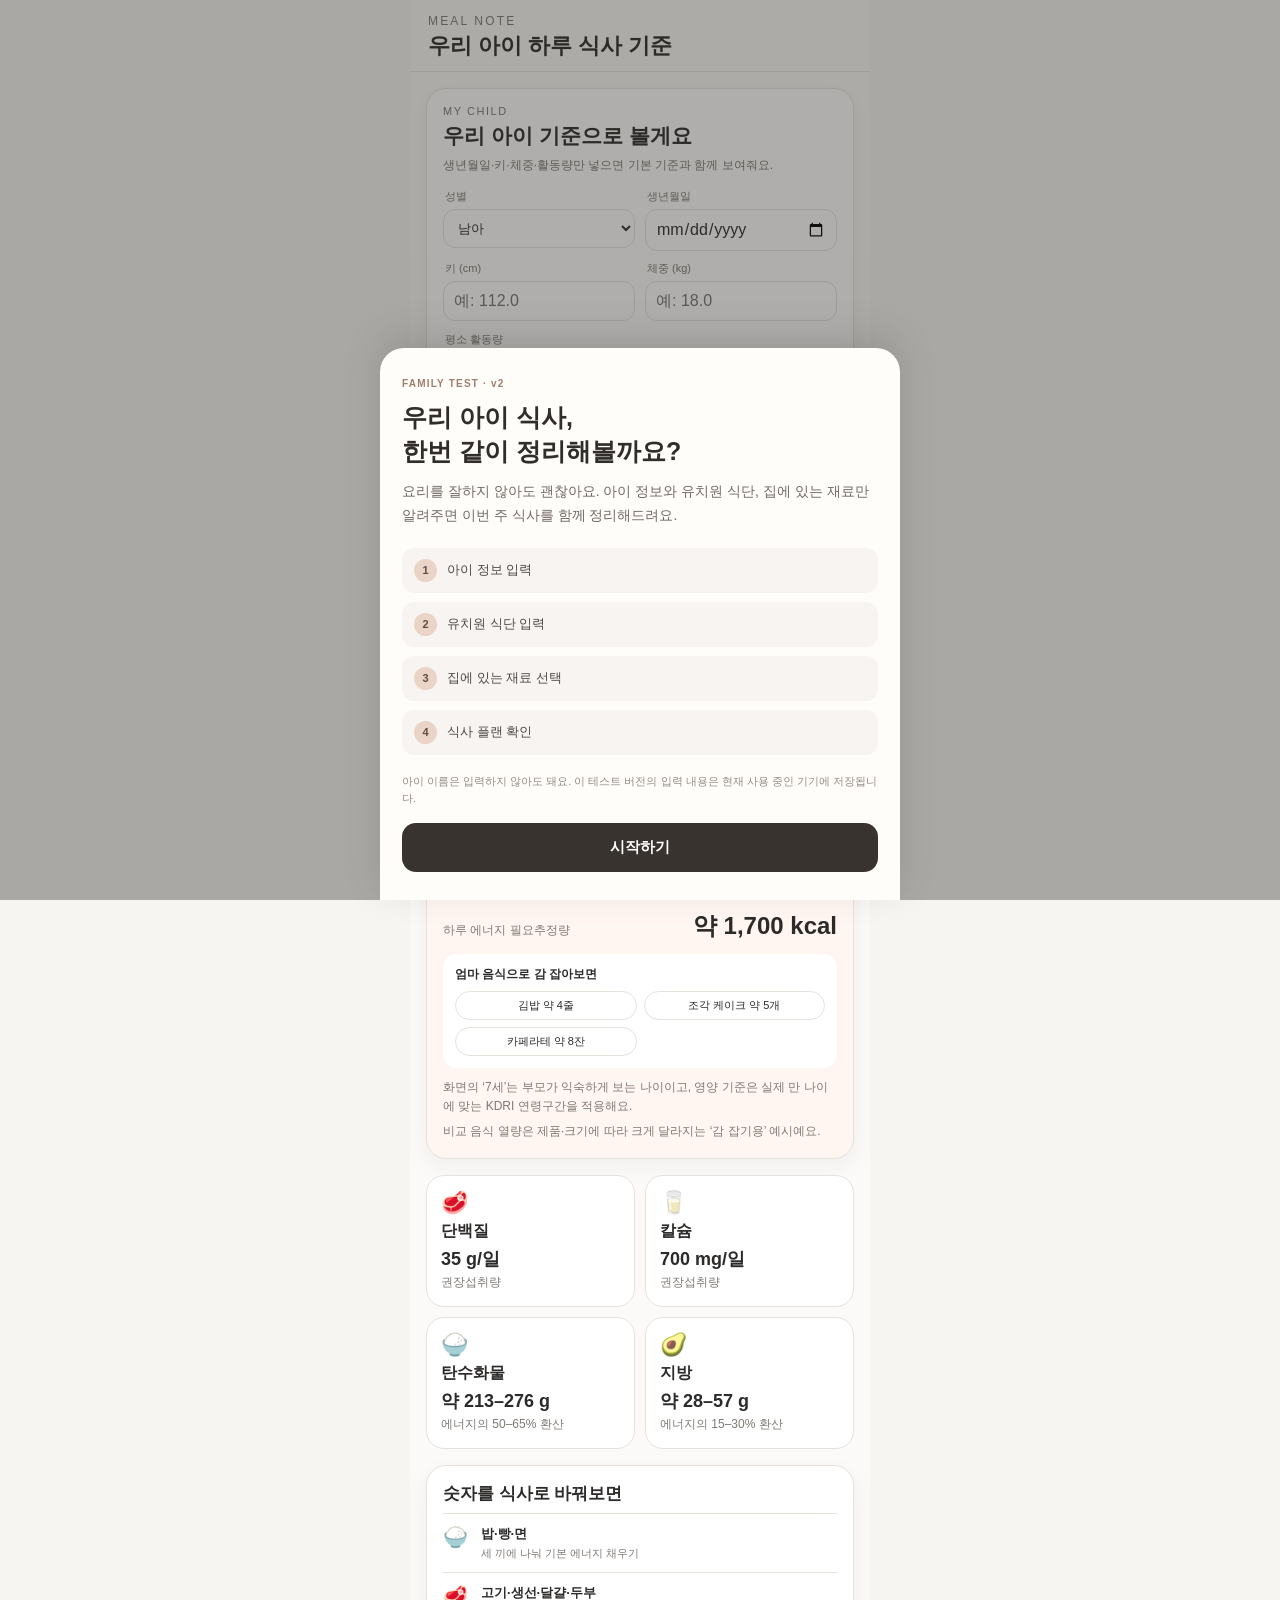
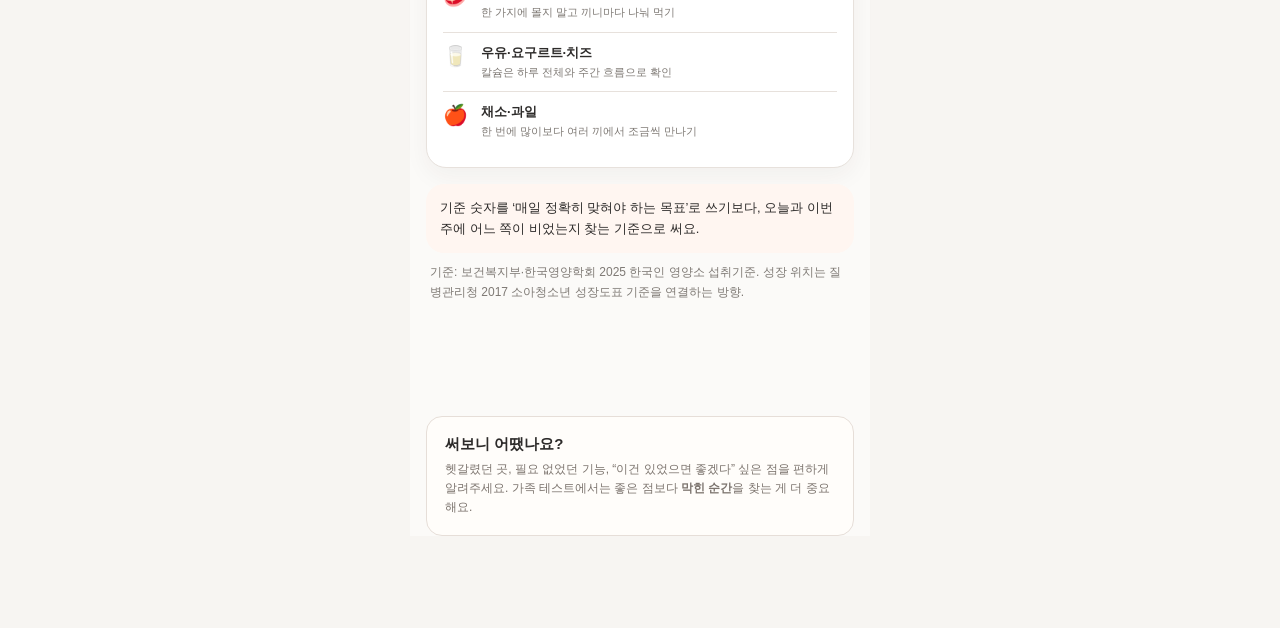
<file: meal_note_family_test_v2.html>
<!doctype html>
<html lang="ko">
<head>
  <meta charset="utf-8" />
  <meta name="viewport" content="width=device-width, initial-scale=1" />
  <title>아이 식사 가이드 프로토타입</title>
  <style>
    :root{
      --bg:#f7f5f2;
      --card:#ffffff;
      --soft:#fff6f1;
      --soft2:#f4faf7;
      --text:#2d2b2a;
      --muted:#7e7974;
      --line:#e7e1dc;
      --accent:#f0b9a2;
      --accent-deep:#c98265;
      --shadow:0 8px 24px rgba(58,46,38,.05);
    }
    *{box-sizing:border-box}
    body{
      margin:0;
      background:var(--bg);
      color:var(--text);
      font-family:-apple-system,BlinkMacSystemFont,"Apple SD Gothic Neo","Noto Sans KR","Malgun Gothic",sans-serif;
    }
    button,input{font:inherit}
    .app{max-width:460px;margin:0 auto;min-height:100vh;background:#fbfaf8}
    header{
      position:sticky;top:0;z-index:10;
      background:rgba(251,250,248,.94);backdrop-filter:blur(10px);
      border-bottom:1px solid var(--line);
      padding:14px 18px 10px;
    }
    .brand{font-size:12px;letter-spacing:.18em;color:var(--muted)}
    .title{font-size:22px;font-weight:750;margin-top:3px}
    main{padding:16px 16px 96px}
    .view{display:none}
    .view.active{display:block}
    .section{margin-bottom:16px}
    .card{
      background:var(--card);border:1px solid var(--line);border-radius:20px;
      padding:16px;box-shadow:var(--shadow);
    }
    .hero{background:var(--soft)}
    .eyebrow{font-size:11px;letter-spacing:.14em;color:var(--muted)}
    h2{font-size:21px;margin:5px 0 6px}
    h3{font-size:17px;margin:0 0 6px}
    p{margin:0}
    .muted{color:var(--muted);font-size:12px;line-height:1.6}
    .grid2{display:grid;grid-template-columns:1fr 1fr;gap:10px}
    .mini{
      background:var(--card);border:1px solid var(--line);border-radius:18px;padding:14px;
    }
    .mini .emoji{font-size:22px}
    .mini strong{display:block;margin:5px 0 3px}
    .tagrow{display:flex;gap:7px;flex-wrap:wrap;margin-top:10px}
    .tag{border:1px solid var(--line);background:#fff;border-radius:999px;padding:6px 9px;font-size:11px}
    .upload{
      border:1.5px dashed #d9d1cb;border-radius:16px;padding:22px 14px;text-align:center;
      background:#fdfcfb;cursor:pointer;
    }
    .upload:hover{background:#fff9f6}
    .btnrow{display:grid;grid-template-columns:1fr 1fr;gap:8px;margin-top:10px}
    .btn{
      border:1px solid var(--line);border-radius:13px;background:#fff;padding:11px 12px;
      cursor:pointer;color:var(--text);
    }
    .btn.primary{background:#fff0e9;border-color:#efd4c8;font-weight:700}
    .btn.full{width:100%}
    .tabs{display:flex;gap:7px;margin:12px 0}
    .tab{
      border:0;background:transparent;border-radius:999px;padding:7px 11px;color:var(--muted);cursor:pointer
    }
    .tab.active{background:#fff0e9;color:var(--text);font-weight:700}
    .inputrow{display:flex;gap:8px}
    input[type=text]{
      flex:1;border:1px solid var(--line);border-radius:14px;padding:12px 13px;background:#fff;outline:none;
    }
    input[type=text]:focus{border-color:#d8b4a5}
    .chips{display:flex;gap:7px;flex-wrap:wrap;margin-top:12px}
    .chip{
      display:inline-flex;align-items:center;gap:5px;border:1px solid var(--line);
      background:#fff;border-radius:999px;padding:7px 9px;font-size:12px;
    }
    .chip button{border:0;background:none;color:#aaa;cursor:pointer;padding:0}
    .day{border:1px solid var(--line);border-radius:20px;overflow:hidden;background:#fff;box-shadow:var(--shadow)}
    .dayhead{padding:13px 15px;display:flex;justify-content:space-between;align-items:center}
    .today{background:var(--soft)}
    .tomorrow{background:var(--soft2)}
    .row{display:grid;grid-template-columns:78px 1fr;gap:7px;padding:10px 13px;border-top:1px solid var(--line)}
    .label{font-size:12px;color:var(--muted);font-weight:700}
    .food{font-size:13px;line-height:1.55}
    .note{
      background:var(--soft);border-radius:18px;padding:14px;font-size:13px;line-height:1.6
    }
    .preview{
      margin-top:10px;border-radius:14px;overflow:hidden;border:1px solid var(--line);display:none
    }
    .preview img{display:block;width:100%}
    .bottom{
      position:fixed;left:50%;bottom:0;transform:translateX(-50%);
      width:min(460px,100%);display:grid;grid-template-columns:repeat(3,1fr);
      background:rgba(255,255,255,.96);backdrop-filter:blur(12px);border-top:1px solid var(--line)
    }
    .navbtn{
      border:0;background:transparent;padding:12px 6px 10px;color:var(--muted);cursor:pointer;font-size:11px
    }
    .navbtn span{display:block;font-size:18px;margin-bottom:3px}
    .navbtn.active{color:var(--accent-deep);font-weight:700}
    .status{margin-top:10px;font-size:12px;color:var(--accent-deep);min-height:18px}
    .ingredient-photo-label{display:block}

    .softPicker{background:#fbf8f5;border:1px solid var(--line);border-radius:18px;padding:14px;margin-top:14px}
    .pickerTitle{font-size:14px;font-weight:750}
    .pickerGroup{margin-top:15px}
    .pickerLabel{font-size:12px;font-weight:750;color:#5f5a56;margin-bottom:7px}
    .quickGrid{display:flex;flex-wrap:wrap;gap:7px}
    .quick{border:1px solid var(--line);background:#fff;border-radius:999px;padding:8px 10px;font-size:12px;cursor:pointer;color:var(--text)}
    .quick.selected{background:#fff0e9;border-color:#e9c5b5;color:#9c6049;font-weight:700}
    .ingredientSearchWrap{position:relative;margin-top:14px}
    .ingredientSearchWrap input{width:100%;border:1px solid var(--line);background:#fff;border-radius:14px;padding:12px 38px 12px 13px;font-size:13px;color:var(--text);outline:none}
    .ingredientSearchWrap input:focus{border-color:#dfc1b3;box-shadow:0 0 0 3px rgba(223,193,179,.16)}
    .searchClear{position:absolute;right:7px;top:50%;transform:translateY(-50%);width:28px;height:28px;border:0;border-radius:50%;background:#f2efec;color:#8c827b;font-size:18px;line-height:1;cursor:pointer}
    .ingredientSearchHint{font-size:11px;color:var(--muted);margin:7px 2px 0}
    .categoryBlock.searchMatch{border-top:0;padding-top:5px}
    .softPicker.emptySearch{font-size:12px;color:var(--muted);line-height:1.6}



    .storeTab{border:1px solid var(--line);background:#fff;border-radius:14px;padding:11px 5px;color:var(--muted);cursor:pointer}
    .storeTab.active{background:#fff0e9;border-color:#edcfc2;color:var(--text);font-weight:750}
    .categoryBlock{padding:13px 0;border-top:1px solid var(--line)}
    .categoryBlock:first-child{border-top:0;padding-top:0}
    .categoryBlock:last-child{padding-bottom:0}
    .categoryName{font-size:13px;font-weight:750;margin-bottom:8px}
    .homeMark{display:inline-block;margin-top:5px;color:#a66b53;font-size:11px;background:#fff4ef;padding:4px 7px;border-radius:999px}
    .flexTitle{display:flex;justify-content:space-between;align-items:flex-start;gap:10px}
    .futureRow{display:grid;grid-template-columns:52px 1fr;gap:11px;padding:13px 0;border-top:1px solid var(--line)}
    .futureRow:first-of-type{margin-top:10px}
    .futureDate{display:flex;flex-direction:column;font-size:13px}
    .futureDate span{font-size:11px;color:var(--muted);margin-top:2px}
    .futureRow>div:last-child{font-size:13px;line-height:1.5}
    .consume{display:flex;flex-direction:column;gap:8px;margin-top:10px;font-size:12px}
    .consume span{padding:9px 10px;background:#faf8f6;border-radius:12px}
    .consume b{display:inline-block;width:42px;color:#a66b53}


    .profileCard{background:#fff}

    .profileTop{display:flex;justify-content:space-between;gap:12px;align-items:flex-start}
    .editProfile{border:1px solid var(--line);background:#fff;border-radius:999px;padding:7px 11px;color:#9a6b57;cursor:pointer;font-size:12px}
    .profileSummary{margin-top:12px;padding:12px 13px;border:1px solid var(--line);background:#fbfaf8;border-radius:14px;font-size:13px;line-height:1.65}

    .profileGrid{display:grid;grid-template-columns:1fr 1fr;gap:10px}
    .fieldLabel{display:block;font-size:11px;color:var(--muted);margin:0 0 5px 2px}
    .field{width:100%;border:1px solid var(--line);background:#fff;border-radius:12px;padding:10px;color:var(--text)}
    .activityBtns{display:grid;grid-template-columns:repeat(3,1fr);gap:7px}
    .activity{border:1px solid var(--line);background:#fff;border-radius:12px;padding:9px 5px;color:var(--muted);cursor:pointer}
    .activity.active{background:#fff0e9;border-color:#edcfc2;color:var(--text);font-weight:700}
    .growthStats{display:grid;grid-template-columns:repeat(3,1fr);gap:8px}
    .growthStats>div{border:1px solid var(--line);border-radius:14px;padding:11px 8px;background:#fbfaf8}
    .growthStats span,.growthStats small{display:block;color:var(--muted);font-size:10px}
    .growthStats strong{display:block;font-size:16px;margin:4px 0}
    .officialLink{display:inline-block;margin-top:10px;color:#a66b53;font-size:12px;text-decoration:none}
    .energyHero{margin-top:12px}
    .energyHero>div:first-child{display:flex;justify-content:space-between;align-items:baseline;gap:10px;padding:12px 0}
    .energyHero>div:first-child span{font-size:12px;color:var(--muted)}
    .energyHero>div:first-child strong{font-size:24px}
    .compareBox{display:grid;grid-template-columns:1fr 1fr;gap:7px;background:#fff;border-radius:14px;padding:12px}
    .compareBox b{grid-column:1/-1;font-size:12px;margin-bottom:1px}
    .compareBox span{font-size:11px;border:1px solid var(--line);border-radius:999px;padding:6px 8px;text-align:center}
    .number{font-size:18px;font-weight:800;margin:5px 0 2px}
    .dailyFoodRow{display:grid;grid-template-columns:30px 1fr;gap:8px;padding:11px 0;border-top:1px solid var(--line)}
    .dailyFoodRow:first-of-type{margin-top:8px}
    .dailyFoodRow span{font-size:20px}
    .dailyFoodRow b{display:block;font-size:13px}
    .dailyFoodRow small{display:block;color:var(--muted);font-size:11px;margin-top:2px;line-height:1.5}


    .recipeBox{margin:0 18px 14px;border:1px solid var(--line);border-radius:14px;background:#fff;overflow:hidden}
    .recipeBox summary{cursor:pointer;padding:13px 15px;font-weight:800;list-style:none}
    .recipeBox summary::-webkit-details-marker{display:none}
    .recipeInner{padding:0 15px 14px}
    .recipeNote{font-size:12px;color:#777;line-height:1.55;margin-bottom:10px}
    .recipeDish{padding:14px 0;border-top:1px solid var(--line)}
    .recipeDish:first-of-type{border-top:0}
    .recipeDishHead{display:flex;justify-content:space-between;gap:12px;align-items:baseline}
    .recipeDishHead b{font-size:16px}
    .recipeDishHead span{font-size:12px;color:#9b7a67;white-space:nowrap}
    .recipeMeta{font-size:12px;color:#827b75;margin-top:5px}
    .recipeIngredients{margin-top:8px;padding:9px 10px;border-radius:10px;background:#faf7f4;font-size:12px;line-height:1.55;color:#5e5a57}
    .recipeIngredients strong{color:#2f2d2b;margin-right:5px}
    .recipeDish ol{margin:10px 0 0 20px;padding:0;color:#4f4b47;font-size:13px;line-height:1.75}
    .videoBtn{display:flex;align-items:center;gap:10px;margin-top:12px;padding:12px 13px;border-radius:12px;background:#fff7f2;border:1px solid #ead8cc;color:#3c3834;text-decoration:none}
    .videoBtn b{display:block;font-size:13px;margin-bottom:2px}
    .videoBtn small{display:block;font-size:11px;line-height:1.45;color:#8a7467}
    .videoIcon{display:flex;align-items:center;justify-content:center;width:30px;height:30px;border-radius:50%;background:#e7c1ad;font-size:12px;flex:0 0 30px}
    .videoBtn.searchOnly{background:#fafafa;border-color:#e6e3e0}
    .videoBtn.searchOnly .videoIcon{background:#ece9e6}

    .videoRule{display:inline-block;margin-top:5px;color:#9a7968}


    .weeklyCard{margin:0 0 22px;padding:20px 18px;border:1px solid var(--line);border-radius:22px;background:#fff}
    .weeklyEyebrow{font-size:11px;letter-spacing:.14em;color:#8b8179;margin-bottom:7px}
    .weeklyTitle{font-size:21px;font-weight:800;line-height:1.4;margin-bottom:8px}
    .weeklySub{font-size:13px;color:#6c6763;line-height:1.6;margin-bottom:18px}
    .nutriRow{margin:14px 0}
    .nutriTop{display:flex;justify-content:space-between;gap:12px;font-size:14px}
    .nutriTop span{color:#7a746f;font-size:12px}
    .nutriTrack{height:9px;background:#f1ece8;border-radius:999px;overflow:hidden;margin:7px 0 5px}
    .nutriFill{height:100%;background:#d9b7a4;border-radius:999px}
    .nutriDesc{font-size:12px;color:#8a8580}
    .weeklyReassure{margin-top:18px;padding:14px 15px;border-radius:14px;background:#fbf6f1;font-size:14px;line-height:1.6;color:#5f574f}

    .reassureBox{margin:14px 18px 18px;padding:16px 17px;border-radius:16px;background:#fbf6f1;border:1px solid #eadfd6}
    .reassureEyebrow{font-size:11px;letter-spacing:.13em;color:#9b7a67;margin-bottom:6px}
    .reassureTitle{font-size:18px;font-weight:800;margin-bottom:7px}
    .reassureBody{font-size:14px;line-height:1.65;color:#5e5a57}
    .manualMeal{margin-top:14px;padding-top:4px;border-top:1px solid var(--line)}
    .mealText{width:100%;min-height:78px;resize:vertical;border:1px solid var(--line);background:#fff;border-radius:13px;padding:10px 11px;color:var(--text);font:inherit;line-height:1.55}
    .missingMeal{display:inline-block;background:#f6f3ef;color:#8b817a;border-radius:999px;padding:5px 8px;font-size:11px}
    .ingredientUsed{display:inline-block;margin-top:6px;color:#a66b53;background:#fff3ed;border-radius:999px;padding:5px 8px;font-size:11px}

    @media (max-width:360px){.grid2{grid-template-columns:1fr}.row{grid-template-columns:70px 1fr}}
  </style>

<style>
.testerWelcome{position:fixed;inset:0;z-index:99999;background:rgba(45,42,39,.38);display:flex;align-items:flex-end;justify-content:center;padding:0}
.testerSheet{width:min(100%,520px);background:#fffdfa;border-radius:24px 24px 0 0;padding:30px 22px 28px;box-shadow:0 -12px 40px rgba(0,0,0,.12)}
.testerBadge{font-size:10px;letter-spacing:.12em;color:#a17d6b;font-weight:700;margin-bottom:12px}
.testerSheet h2{font-size:25px;line-height:1.35;margin:0 0 12px;color:#302d2a}
.testerSheet>p{font-size:14px;line-height:1.7;color:#706a65;margin:0 0 20px}
.testerSteps{display:grid;gap:9px;margin:0 0 18px}
.testerSteps div{display:flex;align-items:center;gap:10px;padding:11px 12px;background:#f7f4f1;border-radius:12px;font-size:13px;color:#4e4945}
.testerSteps b{display:flex;width:23px;height:23px;border-radius:50%;align-items:center;justify-content:center;background:#ead4c8;color:#5f4c42;font-size:11px}
.testerPrivacy{font-size:11px;line-height:1.55;color:#948b84;margin-bottom:16px}
.testerStart{width:100%;border:0;border-radius:14px;padding:15px;background:#38332f;color:white;font-size:15px;font-weight:700}
.testFeedback{margin:18px 16px 92px;padding:18px;border:1px solid #e6ded8;border-radius:16px;background:#fffdfa}
.testFeedback h3{margin:0 0 6px;font-size:15px}.testFeedback p{margin:0;font-size:12px;line-height:1.6;color:#7c746e}
</style>

</head>
<body>
<div class="app">
  <header>
    <div class="brand">MEAL NOTE</div>
    <div class="title" id="headerTitle">우리 아이 하루 식사 기준</div>
  </header>

  <main>
    <!-- GUIDE -->
    <section class="view active" id="guide">
      <div class="section card profileCard">
        <div class="profileTop">
          <div>
            <div class="eyebrow">MY CHILD</div>
            <h2 id="profileHeadline">우리 아이 기준으로 볼게요</h2>
            <p class="muted" id="profileIntro">생년월일·키·체중·활동량만 넣으면 기본 기준과 함께 보여줘요.</p>
          </div>
          <button class="editProfile" id="editProfile" style="display:none">수정</button>
        </div>

        <div id="profileSummary" class="profileSummary" style="display:none"></div>

        <div id="profileForm">
        <div class="profileGrid" style="margin-top:14px">
          <div>
            <label class="fieldLabel">성별</label>
            <select id="childSex" class="field">
              <option value="남자">남아</option>
              <option value="여자">여아</option>
            </select>
          </div>
          <div>
            <label class="fieldLabel">생년월일</label>
            <input id="childBirth" class="field" type="date">
          </div>
          <div>
            <label class="fieldLabel">키 (cm)</label>
            <input id="childHeight" class="field" type="number" step="0.1" placeholder="예: 112.0">
          </div>
          <div>
            <label class="fieldLabel">체중 (kg)</label>
            <input id="childWeight" class="field" type="number" step="0.1" placeholder="예: 18.0">
          </div>
        </div>

        <div style="margin-top:11px">
          <label class="fieldLabel">평소 활동량</label>
          <div class="activityBtns">
            <button class="activity active" data-act="보통">보통</button>
            <button class="activity" data-act="적음">적은 편</button>
            <button class="activity" data-act="많음">많은 편</button>
          </div>
        </div>
        <button class="btn primary full" id="saveProfile" style="margin-top:12px">우리 아이 정보 적용</button>
        <div class="status" id="profileStatus"></div>
        </div>
      </div>

      <div class="section card growthCard">
        <div class="flexTitle">
          <div><div class="eyebrow">GROWTH POSITION</div><h3 style="margin-top:4px">지금 어디쯤 있을까?</h3></div>
          <span class="muted" id="childAgeLabel">정보를 입력해 주세요</span>
        </div>
        <div class="growthStats" style="margin-top:13px">
          <div><span>키</span><strong id="heightStat">—</strong><small id="heightPct">공식 백분위 확인</small></div>
          <div><span>체중</span><strong id="weightStat">—</strong><small id="weightPct">공식 백분위 확인</small></div>
          <div><span>BMI</span><strong id="bmiStat">—</strong><small id="bmiPct">키·체중이 같으면 BMI 값도 같아요</small></div>
        </div>
        <p class="muted" style="margin-top:12px">BMI 숫자 자체는 키와 체중으로 계산하므로 나이·성별을 바꿔도 키·체중이 같으면 그대로예요. 대신 성장에서 중요한 것은 같은 BMI가 또래에서 어느 위치인지 보는 ‘BMI 백분위’예요. 이 프로토타입은 그 부분을 임의 추정하지 않고 공식 계산기로 연결해요.</p>
        <a class="officialLink" href="https://knhanes.kdca.go.kr/knhanes/grtcht/main.do" target="_blank" rel="noopener">질병관리청 성장상태 측정계산기 ↗</a>
      </div>

      <div class="section card hero">
        <div class="eyebrow" id="guideEyebrow">DAILY GUIDE · AGE 6–8</div>
        <h2 id="guideTitle">7세 남아 하루 기준</h2>
        <div class="energyHero">
          <div><span>하루 에너지 필요추정량</span><strong id="energyValue">약 1,700 kcal</strong></div>
          <div class="compareBox">
            <b>엄마 음식으로 감 잡아보면</b>
            <span id="compareKimbap">김밥 약 4줄</span>
            <span id="compareCake">조각 케이크 약 5개</span>
            <span id="compareLatte">카페라테 약 8잔</span>
          </div>
        </div>
        <p class="muted" id="kdriAgeNote" style="margin-top:10px">화면의 ‘7세’는 부모가 익숙하게 보는 나이이고, 영양 기준은 실제 만 나이에 맞는 KDRI 연령구간을 적용해요.</p>
        <p class="muted" style="margin-top:6px">비교 음식 열량은 제품·크기에 따라 크게 달라지는 ‘감 잡기용’ 예시예요.</p>
      </div>

      <div class="section grid2 nutrientGrid">
        <div class="mini"><div class="emoji">🥩</div><strong>단백질</strong><div class="number" id="proteinValue">35 g/일</div><div class="muted">권장섭취량</div></div>
        <div class="mini"><div class="emoji">🥛</div><strong>칼슘</strong><div class="number" id="calciumValue">700 mg/일</div><div class="muted">권장섭취량</div></div>
        <div class="mini"><div class="emoji">🍚</div><strong>탄수화물</strong><div class="number" id="carbRange">약 213–276 g</div><div class="muted">에너지의 50–65% 환산</div></div>
        <div class="mini"><div class="emoji">🥑</div><strong>지방</strong><div class="number" id="fatRange">약 28–57 g</div><div class="muted">에너지의 15–30% 환산</div></div>
      </div>

      <div class="section card">
        <h3>숫자를 식사로 바꿔보면</h3>
        <div class="dailyFoodRow"><span>🍚</span><div><b>밥·빵·면</b><small>세 끼에 나눠 기본 에너지 채우기</small></div></div>
        <div class="dailyFoodRow"><span>🥩</span><div><b>고기·생선·달걀·두부</b><small>한 가지에 몰지 말고 끼니마다 나눠 먹기</small></div></div>
        <div class="dailyFoodRow"><span>🥛</span><div><b>우유·요구르트·치즈</b><small>칼슘은 하루 전체와 주간 흐름으로 확인</small></div></div>
        <div class="dailyFoodRow"><span>🍎</span><div><b>채소·과일</b><small>한 번에 많이보다 여러 끼에서 조금씩 만나기</small></div></div>
      </div>

      <div class="note">기준 숫자를 ‘매일 정확히 맞혀야 하는 목표’로 쓰기보다, 오늘과 이번 주에 어느 쪽이 비었는지 찾는 기준으로 써요.</div>
      <p class="muted" style="margin:10px 4px 0">기준: 보건복지부·한국영양학회 2025 한국인 영양소 섭취기준. 성장 위치는 질병관리청 2017 소아청소년 성장도표 기준을 연결하는 방향.</p>
    </section>

    <!-- INPUT -->
    <section class="view" id="input">
      <div class="section">
        <div class="eyebrow">MEAL SETUP</div>
        <h2>우리 아이 식사 준비</h2>
        <p class="muted">유치원에서 먹는 것과 집에 있는 재료만 알려주세요.</p>
      </div>

      <div class="section card">
        <h3>🏫 유치원 식단</h3>
        <p class="muted">식단표 사진이나 캡처 이미지를 올려주세요.</p>
        <label class="upload" for="mealFile" style="display:block;margin-top:13px">
          <div style="font-size:26px">＋</div>
          <strong>식단표 사진 올리기</strong>
          <div class="muted" style="margin-top:4px">사진 · 캡처 이미지</div>
        </label>
        <input id="mealFile" type="file" accept="image/*" hidden />
        <div class="preview" id="mealPreview"><img id="mealPreviewImg" alt="식단표 미리보기"></div>
        <div class="status" id="mealStatus"></div>

        <div class="manualMeal">
          <div class="pickerLabel" style="margin-top:16px">식단 내용을 직접 넣거나 수정할 수 있어요</div>
          <label class="fieldLabel">오늘 유치원 식단</label>
          <textarea id="schoolToday" class="mealText" placeholder="예: 오전 요구르트 / 점심 쌀밥, 소고기탕국... / 오후 우유"></textarea>
          <label class="fieldLabel" style="margin-top:10px">내일 유치원 식단</label>
          <textarea id="schoolTomorrow" class="mealText" placeholder="예: 오전 시리얼·우유 / 점심 흑미밥, 시락국..."></textarea>
          <button class="btn primary full" id="saveSchoolMeals" style="margin-top:10px">유치원 식단 저장</button>
        </div>

        <div class="note" style="margin-top:10px">
          지금은 사진 미리보기 + 직접 입력까지 작동해요. 실제 자동 식단 인식은 AI/API 연결 단계에서 붙일 수 있어요.
        </div>
      </div>

      <div class="section card">
        <h3>🏠 우리집에 있는 재료</h3>
        <p class="muted">냉장·냉동·상온에서 자주 쓰는 기본 재료를 넉넉히 넣었어요. 있는 것만 톡톡 골라주세요.</p>

        <div class="storeTabs" style="display:grid;grid-template-columns:repeat(3,1fr);gap:8px;margin-top:14px">
          <button class="storeTab active" data-store="냉장">🧊 냉장</button>
          <button class="storeTab" data-store="냉동">❄️ 냉동</button>
          <button class="storeTab" data-store="상온">🥫 상온</button>
        </div>


        <div class="ingredientSearchWrap">
          <input id="ingredientSearch" type="search" placeholder="재료 검색 · 예: 닭, 고등어, 브로콜리" />
          <button id="ingredientSearchClear" class="searchClear" type="button" aria-label="검색 지우기">×</button>
        </div>
        <div id="ingredientSearchHint" class="ingredientSearchHint">선택지를 보다가 생각난 재료는 검색해도 돼요.</div>

        <div id="guidedPicker" class="softPicker"></div>

        <div style="margin-top:15px">
          <div class="pickerLabel">목록에 없어요</div>
          <div class="inputrow">
            <input id="ingredientInput" type="text" placeholder="직접 입력해도 돼요" />
            <button class="btn primary" id="addIngredient">추가</button>
          </div>
        </div>

        <div class="btnrow">
          <label class="btn ingredient-photo-label" for="ingredientFile">📷 사진으로 추가</label>
          <button class="btn" id="clearIngredients">전체 지우기</button>
        </div>
        <input id="ingredientFile" type="file" accept="image/*" hidden />
        <div class="preview" id="ingredientPreview"><img id="ingredientPreviewImg" alt="재료 사진 미리보기"></div>

        <div style="margin-top:16px">
          <div class="pickerLabel">지금 우리집에 있는 것 <span id="ingredientCount" style="color:var(--accent-deep)"></span></div>
          <div class="chips" id="ingredientChips"></div>
        </div>
        <div class="status" id="ingredientStatus"></div>
      </div>
    </section>

    <!-- PLAN -->
    <section class="view" id="plan">
      <div class="section">
        <div class="eyebrow">5 DAY MEAL FLOW</div>
        <h2>오늘부터 5일 식단</h2>
        <p class="muted">식사 플랜은 자세히, 그 이후 3일은 집에 있는 재료로 가볍게 미리 봐요.</p>
      </div>

      <div id="planNotice" class="section note"></div>
      <div id="todayPlan"></div>
      <div id="tomorrowPlan"></div>

      <div class="section card">
        <div class="flexTitle">
          <div><div class="eyebrow">NEXT 3 DAYS</div><h3 style="margin-top:4px">그 이후는 이렇게 이어가요</h3></div>
          <span class="muted">밥 · 국 · 반찬 구성으로</span>
        </div>
        <div id="futurePlans"></div>
      </div>

      <div id="weeklyNutrition"></div>

      <div class="section card">
        <h3 style="font-size:15px">🧺 재료 소진 순서</h3>
        <div class="consume" id="consumeOrder"></div>
      </div>

      <div class="section grid2">
        <div class="card"><h3 style="font-size:15px">🌈 이번 흐름</h3><p class="muted" id="flowSummary">입력된 식단과 재료를 기준으로 조정해요.</p></div>
        <div class="card"><h3 style="font-size:15px">🛒 장보기</h3><p class="muted" id="shoppingSummary">집에 없는 것만 추려볼게요.</p></div>
      </div>
    </section>
  </main>

  
<div class="testFeedback">
  <h3>써보니 어땠나요?</h3>
  <p>헷갈렸던 곳, 필요 없었던 기능, “이건 있었으면 좋겠다” 싶은 점을 편하게 알려주세요. 가족 테스트에서는 좋은 점보다 <b>막힌 순간</b>을 찾는 게 더 중요해요.</p>
</div>

<nav class="bottom">
    <button class="navbtn active" data-view="guide"><span>🌱</span>하루 기준</button>
    <button class="navbtn" data-view="input"><span>✏️</span>식단·재료 입력</button>
    <button class="navbtn" data-view="plan"><span>📅</span>식사 플랜</button>
  </nav>
</div>

<script>
  const views = document.querySelectorAll('.view');
  const navs = document.querySelectorAll('.navbtn');
  const headerTitle = document.getElementById('headerTitle');
  const titles = {
    guide:'우리 아이 하루 식사 기준',
    input:'식단 · 우리집 재료',
    plan:'오늘 · 내일 식단'
  };

  navs.forEach(btn=>{
    btn.addEventListener('click',()=>{
      navs.forEach(x=>x.classList.remove('active'));
      btn.classList.add('active');
      views.forEach(v=>v.classList.remove('active'));
      document.getElementById(btn.dataset.view).classList.add('active');
      headerTitle.textContent = btn.dataset.view==='guide' ? currentGuideHeader() : titles[btn.dataset.view];
      window.scrollTo({top:0,behavior:'smooth'});
    });
  });

  function previewFile(input, boxId, imgId, statusId, text){
    const file=input.files?.[0];
    if(!file) return;
    const url=URL.createObjectURL(file);
    document.getElementById(imgId).src=url;
    document.getElementById(boxId).style.display='block';
    if(statusId) document.getElementById(statusId).textContent=text;
  }


  let childActivity='보통';

  // 2025 KDRI prototype values used here:
  // 3–5 y: energy 1400 kcal, protein 25 g, calcium 550 mg
  // 6–8 y: energy male 1700 / female 1500 kcal, protein 35 g
  // Calcium is displayed as 700 mg for 6–8 y in this prototype.
  const kdri = {
    "3-5": {
      male:{energy:1400, protein:25, calcium:550},
      female:{energy:1400, protein:25, calcium:550}
    },
    "6-8": {
      male:{energy:1700, protein:35, calcium:700},
      female:{energy:1500, protein:35, calcium:700}
    }
  };

  document.querySelectorAll('.activity').forEach(btn=>{
    btn.addEventListener('click',()=>{
      document.querySelectorAll('.activity').forEach(x=>x.classList.remove('active'));
      btn.classList.add('active');
      childActivity=btn.dataset.act;
    });
  });

  const savedProfile=JSON.parse(localStorage.getItem('mealnote.childProfile') || 'null');
  if(savedProfile){
    document.getElementById('childSex').value=savedProfile.sex || '남자';
    document.getElementById('childBirth').value=savedProfile.birth || '';
    document.getElementById('childHeight').value=savedProfile.height || '';
    document.getElementById('childWeight').value=savedProfile.weight || '';
    childActivity=savedProfile.activity || '보통';
    document.querySelectorAll('.activity').forEach(x=>x.classList.toggle('active',x.dataset.act===childActivity));
  }

  function getAge(){
    const birth=document.getElementById('childBirth').value;
    if(!birth) return null;
    const b=new Date(birth+'T00:00:00');
    const now=new Date();
    let months=(now.getFullYear()-b.getFullYear())*12+(now.getMonth()-b.getMonth());
    if(now.getDate()<b.getDate()) months--;
    if(months<0) return null;
    return {months, years:Math.floor(months/12), rem:months%12};
  }

  function nutritionGroup(ageYears){
    if(ageYears>=3 && ageYears<=5) return "3-5";
    if(ageYears>=6 && ageYears<=8) return "6-8";
    return null;
  }

  function displayAge(){
    const birth=document.getElementById('childBirth')?.value;
    if(!birth) return null;
    const y=parseInt(birth.slice(0,4),10);
    return new Date().getFullYear()-y+1;
  }

  function currentGuideHeader(){
    const age=getAge();
    const shown=displayAge();
    const sex=document.getElementById('childSex')?.value;
    if(!age || !shown) return '우리 아이 하루 식사 기준';
    const sexLabel=sex==='여자'?'여아':'남아';
    return `${shown}세 ${sexLabel} 하루 식사 기준`;
  }

  function updateNutritionGuide(){
    const age=getAge();
    const shown=displayAge();
    const sex=document.getElementById('childSex').value;
    if(!age || !shown) return;
    const group=nutritionGroup(age.years);
    const sexKey=sex==='여자'?'female':'male';
    const sexLabel=sex==='여자'?'여아':'남아';

    document.getElementById('guideTitle').textContent=`${shown}세 ${sexLabel} 하루 기준`;
    document.getElementById('guideEyebrow').textContent =
      group ? `DAILY GUIDE · KDRI 만 ${group}세 적용` : `DAILY GUIDE · 만 ${age.years}세 기준`;
    const note=document.getElementById('kdriAgeNote');
    if(note) note.textContent=`${shown}세로 보여드리되, 영양 수치는 실제 만 ${age.years}세 ${age.rem}개월에 해당하는 KDRI ${group ? '만 '+group+'세' : '연령'} 기준을 적용해요.`;
    headerTitle.textContent=currentGuideHeader();

    if(!group || !kdri[group]){
      document.getElementById('energyValue').textContent='연령 기준 확장 예정';
      return;
    }

    const d=kdri[group][sexKey];
    document.getElementById('energyValue').textContent=`약 ${d.energy.toLocaleString()} kcal`;
    document.getElementById('proteinValue').textContent=`${d.protein} g/일`;
    document.getElementById('calciumValue').textContent=`${d.calcium} mg/일`;

    const carbLow=Math.round(d.energy*.50/4), carbHigh=Math.round(d.energy*.65/4);
    const fatLow=Math.round(d.energy*.15/9), fatHigh=Math.round(d.energy*.30/9);
    document.getElementById('carbRange').textContent=`약 ${carbLow}–${carbHigh} g`;
    document.getElementById('fatRange').textContent=`약 ${fatLow}–${fatHigh} g`;

    document.getElementById('compareKimbap').textContent=`김밥 약 ${(d.energy/430).toFixed(1)}줄`;
    document.getElementById('compareCake').textContent=`조각 케이크 약 ${(d.energy/330).toFixed(1)}개`;
    document.getElementById('compareLatte').textContent=`카페라테 약 ${(d.energy/200).toFixed(1)}잔`;
  }

  function updateProfileSummary(){
    const age=getAge();
    const h=parseFloat(document.getElementById('childHeight').value);
    const w=parseFloat(document.getElementById('childWeight').value);
    const sex=document.getElementById('childSex').value;
    document.getElementById('heightStat').textContent=isFinite(h)?`${h.toFixed(1)} cm`:'—';
    document.getElementById('weightStat').textContent=isFinite(w)?`${w.toFixed(1)} kg`:'—';

    let bmi=null;
    if(isFinite(h)&&isFinite(w)&&h>0){
      bmi=w/((h/100)**2);
      document.getElementById('bmiStat').textContent=bmi.toFixed(1);
    }else document.getElementById('bmiStat').textContent='—';

    if(age){
      document.getElementById('childAgeLabel').textContent=`${displayAge()}세 · 만 ${age.years}세 ${age.rem}개월`;
      const sexEmoji=sex==='여자'?'👧':'👦';
      const shown=displayAge();
      const parts=[`${sexEmoji} ${shown}세 (만 ${age.years}세 ${age.rem}개월)`];
      if(isFinite(h)) parts.push(`${h.toFixed(1)}cm`);
      if(isFinite(w)) parts.push(`${w.toFixed(1)}kg`);
      if(bmi) parts.push(`BMI ${bmi.toFixed(1)}`);
      parts.push(`활동량 ${childActivity}`);
      document.getElementById('profileSummary').textContent=parts.join(' · ');
    }
    updateNutritionGuide();
    if(document.getElementById('guide').classList.contains('active')){
      headerTitle.textContent=currentGuideHeader();
    }
  }

  function collapseProfile(){
    document.getElementById('profileForm').style.display='none';
    document.getElementById('profileSummary').style.display='block';
    document.getElementById('editProfile').style.display='block';
    document.getElementById('profileHeadline').textContent='우리 아이';
    document.getElementById('profileIntro').textContent='저장된 정보를 기준으로 아래 내용을 보여드려요.';
  }

  function expandProfile(){
    document.getElementById('profileForm').style.display='block';
    document.getElementById('profileSummary').style.display='none';
    document.getElementById('editProfile').style.display='none';
    document.getElementById('profileHeadline').textContent='우리 아이 기준으로 볼게요';
    document.getElementById('profileIntro').textContent='생년월일·키·체중·활동량만 넣으면 기본 기준과 함께 보여줘요.';
  }

  document.getElementById('editProfile').addEventListener('click',expandProfile);

  document.getElementById('saveProfile').addEventListener('click',()=>{
    const profile={
      sex:document.getElementById('childSex').value,
      birth:document.getElementById('childBirth').value,
      height:document.getElementById('childHeight').value,
      weight:document.getElementById('childWeight').value,
      activity:childActivity
    };
    localStorage.setItem('mealnote.childProfile',JSON.stringify(profile));
    updateProfileSummary();
    document.getElementById('profileStatus').textContent='우리 아이 정보를 적용했어요.';
    collapseProfile();
  });

  ['childBirth','childHeight','childWeight','childSex'].forEach(id=>
    document.getElementById(id).addEventListener('input',updateProfileSummary)
  );

  updateProfileSummary();
  if(savedProfile && savedProfile.birth) collapseProfile();


  let schoolMeals={today:'',tomorrow:'',photo:false};
  try{
    const savedSchool=JSON.parse(localStorage.getItem('mealnote.schoolMeals') || 'null');
    if(savedSchool) schoolMeals={...schoolMeals,...savedSchool};
  }catch(e){}

  const schoolTodayEl=document.getElementById('schoolToday');
  const schoolTomorrowEl=document.getElementById('schoolTomorrow');
  if(schoolTodayEl) schoolTodayEl.value=schoolMeals.today || '';
  if(schoolTomorrowEl) schoolTomorrowEl.value=schoolMeals.tomorrow || '';

  const saveSchoolBtn=document.getElementById('saveSchoolMeals');
  if(saveSchoolBtn){
    saveSchoolBtn.addEventListener('click',()=>{
      schoolMeals.today=schoolTodayEl.value.trim();
      schoolMeals.tomorrow=schoolTomorrowEl.value.trim();
      localStorage.setItem('mealnote.schoolMeals',JSON.stringify(schoolMeals));
      document.getElementById('mealStatus').textContent='유치원 식단을 저장했어요. 식사 플랜 추천에 바로 반영돼요.';
      generatePlans();
    });
  }

  document.getElementById('mealFile').addEventListener('change', e=>{
    previewFile(e.target,'mealPreview','mealPreviewImg','mealStatus','식단표 사진이 등록됐어요. 이 프로토타입에서는 자동 인식 대신 아래 칸에 내용을 확인·입력해 주세요.');
    schoolMeals.photo=!!e.target.files?.[0];
    localStorage.setItem('mealnote.schoolMeals',JSON.stringify(schoolMeals));
    generatePlans();
  });

  document.getElementById('ingredientFile').addEventListener('change', e=>{
    previewFile(e.target,'ingredientPreview','ingredientPreviewImg','ingredientStatus','재료 사진이 등록됐어요. 실제 버전에서는 AI가 사진 속 재료 후보를 뽑아주게 만들 수 있어요.');
  });

  const ingredientCatalog = {
    "냉장": {
      "🥩 소고기": ["국거리","불고기용 소고기","다짐육","장조림용","샤브샤브용"],
      "🐖 돼지고기": ["삼겹살","목살","앞다리살","등심","다진 돼지고기","대패삼겹","항정살"],
      "🐓 닭·오리": ["닭가슴살","닭다리살","닭봉","닭안심","닭고기","훈제오리"],
      "🥚 달걀·두부": ["달걀","두부","순두부","유부","메추리알"],
      "🥬 잎·줄기채소": ["대파","쪽파","부추","시금치","깻잎","상추","양배추","배추","청경채","미나리"],
      "🥕 자주 쓰는 채소": ["애호박","양파","당근","무","오이","파프리카","피망","브로콜리","콩나물","숙주"],
      "🍄 버섯": ["느타리버섯","새송이버섯","팽이버섯","표고버섯","양송이버섯"],
      "🥛 유제품": ["우유","요구르트","플레인요거트","슬라이스치즈","모짜렐라치즈"],
      "🍱 반찬·기타": ["김치","햄","소시지","베이컨","어묵","맛살","단무지"]
    },
    "냉동": {
      "🥩 소고기": ["국거리","불고기용 소고기","갈비","샤브샤브용","다짐육"],
      "🐖 돼지고기": ["삼겹살","목살","앞다리살","대패삼겹","항정살","다진 돼지고기"],
      "🐓 닭·오리": ["닭가슴살","닭다리살","닭봉","닭안심","닭고기","훈제오리"],
      "🐟 생선": ["가자미","갈치","고등어","연어","삼치","대구","조기","임연수"],
      "🦐 해산물": ["오징어","새우","낙지","주꾸미","홍합","바지락","꽃게","관자"],
      "🥦 냉동채소": ["브로콜리","시금치","옥수수","완두콩","혼합채소","다진대파","다진마늘","단호박"],
      "🍗 간편식": ["만두","돈까스","떡갈비","치킨","핫도그","피자"],
      "🍚 밥·면·떡": ["냉동밥","볶음밥","떡국떡","떡볶이떡","우동면","칼국수면"]
    },
    "상온": {
      "🍚 쌀·잡곡": ["쌀","현미","흑미","보리","귀리","찹쌀","잡곡"],
      "🍜 면": ["소면","중면","칼국수면","파스타면","쌀국수면","라면"],
      "🥫 통조림": ["참치캔","야채참치","스팸","옥수수캔","완두콩캔","고등어캔"],
      "🐟 건어물·해조류": ["잔멸치","국물멸치","김","김가루","미역","다시마","건새우","황태채"],
      "🥔 실온채소": ["감자","고구마","양파","마늘","단호박"],
      "🥣 아침·간식": ["시리얼","오트밀","식빵","또띠아","크래커","견과류"],
      "🫘 콩·기타": ["콩","렌틸콩","참깨","들깨가루"]
    }
  };

  let ingredients=[];
  try{
    const migratedIngredients=JSON.parse(localStorage.getItem('mealnote.ingredients.v3') || 'null');
    if(Array.isArray(migratedIngredients)) ingredients=migratedIngredients;
  }catch(e){
    ingredients=[];
  }
  let currentStore='냉장';
  let ingredientSearchTerm='';

  const chips=document.getElementById('ingredientChips');
  const input=document.getElementById('ingredientInput');
  const picker=document.getElementById('guidedPicker');

  function save(){ localStorage.setItem('mealnote.ingredients.v3',JSON.stringify(ingredients)); if(typeof generatePlans==='function') generatePlans(); }

  function renderPicker(){
    picker.innerHTML='';
    const term=ingredientSearchTerm.trim().toLowerCase();
    let matched=0;

    Object.entries(ingredientCatalog[currentStore]).forEach(([category,items])=>{
      const filtered = term ? items.filter(name=>name.toLowerCase().includes(term)) : items;
      if(!filtered.length) return;

      const block=document.createElement('div');
      block.className='categoryBlock' + (term ? ' searchMatch' : '');
      const title=document.createElement('div');
      title.className='categoryName';
      title.textContent=category;
      const grid=document.createElement('div');
      grid.className='quickGrid';

      filtered.forEach(name=>{
        matched++;
        const btn=document.createElement('button');
        btn.className='quick';
        btn.textContent=name;
        const exists=ingredients.some(i=>i.name===name && i.cat===currentStore);
        if(exists) btn.classList.add('selected');
        btn.onclick=()=>{
          const existing=ingredients.find(i=>i.name===name && i.cat===currentStore);
          if(existing){
            ingredients=ingredients.filter(i=>i.id!==existing.id);
            const elsewhere=[...new Set(ingredients.filter(i=>i.name===name).map(i=>i.cat))];
            document.getElementById('ingredientStatus').textContent=
              elsewhere.length
              ? `${currentStore}의 ${name}은 뺐어요. 하지만 ${elsewhere.join('·')}에도 ${name}이 등록되어 있어 추천에는 계속 사용할 수 있어요.`
              : `${name}을(를) 우리집 재료에서 완전히 뺐어요.`;
          }else{
            ingredients.push({id:Date.now()+Math.random(),name,cat:currentStore});
            document.getElementById('ingredientStatus').textContent=`${name} 있어요 ✓`;
          }
          save(); render(); renderPicker();
        };
        grid.appendChild(btn);
      });
      block.append(title,grid);
      picker.appendChild(block);
    });

    if(term && !matched){
      picker.classList.add('emptySearch');
      picker.innerHTML=`“${ingredientSearchTerm}”은 ${currentStore} 기본 목록에 없어요.<br>아래 ‘목록에 없어요’에서 직접 추가할 수 있어요.`;
    }else{
      picker.classList.remove('emptySearch');
    }
  }

  function render(){
    chips.innerHTML='';
    ingredients.forEach(item=>{
      const span=document.createElement('span');
      span.className='chip';
      span.innerHTML=`${item.name} <small style="color:#aaa">${item.cat}</small> <button aria-label="삭제">×</button>`;
      span.querySelector('button').onclick=()=>{
        ingredients=ingredients.filter(x=>x.id!==item.id);
        save(); render(); renderPicker();
      };
      chips.appendChild(span);
    });
    if(!chips.children.length) chips.innerHTML='<span class="muted">등록된 재료가 없어요.</span>';
    document.getElementById('ingredientCount').textContent=`${ingredients.length}개`;
  }


  const ingredientSearch=document.getElementById('ingredientSearch');
  const ingredientSearchClear=document.getElementById('ingredientSearchClear');
  ingredientSearch.addEventListener('input',e=>{
    ingredientSearchTerm=e.target.value;
    renderPicker();
  });
  ingredientSearchClear.onclick=()=>{
    ingredientSearchTerm='';
    ingredientSearch.value='';
    renderPicker();
    ingredientSearch.focus();
  };

  document.querySelectorAll('.storeTab').forEach(tab=>{
    tab.onclick=()=>{
      document.querySelectorAll('.storeTab').forEach(x=>x.classList.remove('active'));
      tab.classList.add('active');
      currentStore=tab.dataset.store;
      ingredientSearchTerm='';
      ingredientSearch.value='';
      renderPicker();
    };
  });

  function addIngredient(){
    const name=input.value.trim();
    if(!name) return;
    if(!ingredients.some(i=>i.name===name && i.cat===currentStore)){
      ingredients.push({id:Date.now(),name,cat:currentStore});
    }
    input.value='';
    save(); render(); renderPicker();
    document.getElementById('ingredientStatus').textContent=`${name}을(를) ${currentStore}에 추가했어요.`;
  }
  document.getElementById('addIngredient').onclick=addIngredient;
  input.addEventListener('keydown',e=>{if(e.key==='Enter') addIngredient();});
  document.getElementById('clearIngredients').onclick=()=>{
    if(confirm('등록된 재료를 모두 지울까요?')){
      ingredients=[]; save(); render(); renderPicker();
      document.getElementById('ingredientStatus').textContent='재료 목록을 비웠어요.';
    }
  };


  function names(){ return ingredients.map(x=>x.name); }
  function has(name){ return names().includes(name); }
  function locationsOf(name){ return ingredients.filter(x=>x.name===name).map(x=>x.cat); }
  function ingredientLabel(name){
    const locs=[...new Set(locationsOf(name))];
    return locs.length ? `${locs.join('/')} ${name}` : name;
  }

  // Common Korean home meals. A recipe is recommended only when its main
  // ingredients are actually registered at home. Optional ingredients raise its score.
  const recipeLibrary = [
    {
      title:'쌀밥 · 소고기미역국 · 달걀말이 · 브로콜리무침',
      req:['국거리','미역','달걀','브로콜리'],
      opt:['대파','당근'],
      protein:'beef', priority:'fridge',
      groups:['grain','protein','vegetable']
    },
    {
      title:'쌀밥 · 감자된장국 · 돼지고기숙주볶음 · 깻잎',
      req:['감자','숙주'],
      any:['삼겹살','대패삼겹','항정살'],
      opt:['깻잎','양파','대파'],
      protein:'pork', priority:'fridge',
      groups:['grain','protein','vegetable']
    },
    {
      title:'쌀밥 · 두부애호박된장국 · 소불고기 · 버섯볶음',
      req:['불고기용 소고기','두부','애호박'],
      opt:['버섯','양파','당근'],
      protein:'beef', priority:'fridge',
      groups:['grain','protein','vegetable']
    },
    {
      title:'쌀밥 · 콩나물국 · 돼지고기애호박볶음 · 김',
      req:['다진 돼지고기','애호박','콩나물'],
      opt:['김','양파','대파'],
      protein:'pork', priority:'fridge',
      groups:['grain','protein','vegetable']
    },
    {
      title:'쌀밥 · 감자국 · 닭고기간장조림 · 브로콜리무침',
      req:['닭고기','감자'],
      opt:['브로콜리','당근','양파','대파'],
      protein:'chicken', priority:'fridge',
      groups:['grain','protein','vegetable']
    },
    {
      title:'쌀밥 · 두부국 · 고등어구이 · 콩나물무침',
      req:['고등어','두부','콩나물'],
      opt:['대파'],
      protein:'fish', priority:'freezer',
      groups:['grain','protein','vegetable']
    },
    {
      title:'쌀밥 · 감자국 · 갈치구이 · 애호박볶음',
      req:['갈치','감자','애호박'],
      opt:['대파','양파'],
      protein:'fish', priority:'freezer',
      groups:['grain','protein','vegetable']
    },
    {
      title:'쌀밥 · 두부된장국 · 가자미구이 · 브로콜리무침',
      req:['가자미','두부','브로콜리'],
      opt:['애호박','대파'],
      protein:'fish', priority:'freezer',
      groups:['grain','protein','vegetable']
    },
    {
      title:'쌀밥 · 미역국 · 오징어애호박전 · 콩나물무침',
      req:['오징어','애호박','미역'],
      opt:['달걀','콩나물'],
      protein:'seafood', priority:'freezer',
      groups:['grain','protein','vegetable']
    },
    {
      title:'쌀밥 · 달걀국 · 새우채소볶음 · 김',
      req:['새우','달걀'],
      opt:['당근','양파','대파','김'],
      protein:'seafood', priority:'freezer',
      groups:['grain','protein','vegetable']
    },
    {
      title:'쌀밥 · 어묵국 · 두부부침 · 콩나물무침',
      req:['어묵','두부','콩나물'],
      opt:['대파','양파'],
      protein:'tofu', priority:'fridge',
      groups:['grain','protein','vegetable']
    },
    {
      title:'쌀밥 · 유부된장국 · 달걀말이 · 애호박볶음',
      req:['유부','달걀','애호박'],
      opt:['대파','양파'],
      protein:'egg', priority:'fridge',
      groups:['grain','protein','vegetable']
    },
    {
      title:'쌀밥 · 감자국 · 떡갈비 · 버섯볶음',
      req:['떡갈비','감자','버섯'],
      opt:['양파','대파'],
      protein:'easy', priority:'freezer',
      groups:['grain','protein','vegetable']
    },
    {
      title:'쌀밥 · 만두국 · 달걀찜 · 김',
      req:['만두','달걀'],
      opt:['김','대파'],
      protein:'easy', priority:'freezer',
      groups:['grain','protein']
    }
  ];

  const breakfastLibrary = [
    {title:'햄 주먹밥 + 우유/요구르트 + 과일', req:['햄','쌀'], opt:['김가루','우유','요구르트']},
    {title:'달걀 주먹밥 + 우유 + 과일', req:['달걀','쌀'], opt:['김가루','우유']},
    {title:'시리얼 + 우유 + 과일', req:['시리얼','우유'], opt:[]},
    {title:'식빵 + 치즈 + 우유 + 과일', req:['식빵','치즈'], opt:['우유']},
    {title:'유부초밥 + 과일', req:['유부','쌀'], opt:['당근']}
  ];

  function recipeAvailable(r){
    const n=names();
    if(r.req && !r.req.every(x=>n.includes(x))) return false;
    if(r.any && !r.any.some(x=>n.includes(x))) return false;
    return true;
  }

  function mainIngredients(r){
    const n=names();
    const arr=[...(r.req||[])];
    if(r.any){
      const picked=r.any.find(x=>n.includes(x));
      if(picked) arr.push(picked);
    }
    return arr;
  }

  function schoolProteinTypes(text){
    const s=text||'';
    const set=new Set();
    if(/소고기|불고기|갈비/.test(s)) set.add('beef');
    if(/돼지|제육|삼겹/.test(s)) set.add('pork');
    if(/닭|치킨/.test(s)) set.add('chicken');
    if(/고등어|갈치|가자미|생선/.test(s)) set.add('fish');
    if(/오징어|새우/.test(s)) set.add('seafood');
    if(/두부|콩/.test(s)) set.add('tofu');
    if(/달걀|계란/.test(s)) set.add('egg');
    if(/어묵/.test(s)) set.add('fishcake');
    return set;
  }

  function chooseMeal(dayIndex, schoolText, history){
    const schoolProteins=schoolProteinTypes(schoolText);
    const usedTitles=new Set(history.map(x=>x.title));
    const usedProteins=history.slice(-2).map(x=>x.protein);
    const fridgeNames=new Set(ingredients.filter(x=>x.cat==='냉장').map(x=>x.name));

    let pool=recipeLibrary.filter(recipeAvailable);
    if(!pool.length){
      return {title:'쌀밥 · 맑은국 · 달걀말이 · 김', used:[], protein:'basic', groups:['grain','protein'], reason:'지금 등록된 재료만으로는 정확한 4찬 구성이 어려워 기본 식사형으로 보여드려요.'};
    }

    const scored=pool.map(r=>{
      let score=0;
      const mains=mainIngredients(r);
      // Avoid literal repeats across five days.
      if(usedTitles.has(r.title)) score-=100;
      // Prefer not to repeat the same protein on consecutive days.
      if(usedProteins.includes(r.protein)) score-=18;
      // If school meal is known, avoid repeating that protein at dinner.
      if(schoolProteins.has(r.protein)) score-=20;
      // Prefer recipes using perishable refrigerated ingredients.
      score += mains.filter(x=>fridgeNames.has(x)).length*8;
      score += (r.opt||[]).filter(x=>has(x)).length*3;
      // Rotate freezer meals into later days.
      if(dayIndex>=2 && r.priority==='freezer') score+=7;
      if(dayIndex<=1 && r.priority==='fridge') score+=7;
      // Slight deterministic rotation by day so equally-scored recipes vary.
      score += (recipeLibrary.indexOf(r)+dayIndex*3)%7;
      return {r,score};
    }).sort((a,b)=>b.score-a.score);

    const chosen=scored[0].r;
    const used=mainIngredients(chosen);
    const extras=(chosen.opt||[]).filter(x=>has(x)).slice(0,2);
    return {
      title:chosen.title,
      used,
      extras,
      protein:chosen.protein,
      reason: schoolText ? '유치원 식사와 겹치지 않게 저녁에서 다른 단백질과 반찬을 이어 붙였어요.' : '집 재료를 먼저 쓰면서 밥·국·반찬이 갖춰지도록 골랐어요.'
    };
  }


  function detectGroups(text){
    const s=(text||'');
    const set=new Set();
    if(/밥|쌀|흑미|잡곡|초밥|우동|면|빵|시리얼|감자|고구마/.test(s)) set.add('grain');
    if(/소고기|돼지|닭|고등어|갈치|가자미|오징어|새우|어묵|두부|달걀|계란|유부|떡갈비/.test(s)) set.add('protein');
    if(/콩나물|숙주|애호박|브로콜리|버섯|당근|양파|깻잎|김치|무침|볶음/.test(s)) set.add('vegetable');
    if(/우유|요구르트|요거트|치즈/.test(s)) set.add('dairy');
    if(/사과|배|포도|샤인|복숭아|바나나|귤|오렌지|키위|수박|멜론|과일/.test(s)) set.add('fruit');
    return set;
  }

  function reassuranceText(schoolText, meal){
    const groups=detectGroups(schoolText);
    (meal.groups||[]).forEach(g=>groups.add(g));
    const good=[];
    if(groups.has('grain')) good.push('곡류');
    if(groups.has('protein')) good.push('단백질');
    if(groups.has('vegetable')) good.push('채소');
    if(groups.has('dairy')) good.push('유제품');
    if(groups.has('fruit')) good.push('과일');

    const missing=[];
    if(!groups.has('fruit')) missing.push('과일');
    if(!groups.has('dairy')) missing.push('유제품');
    if(!groups.has('vegetable')) missing.push('채소');

    let main = good.length>=4
      ? `오늘 식단 흐름으로 보면 ${good.slice(0,4).join('·')}이 여러 끼에 들어와 있어요.`
      : `오늘은 ${good.join('·') || '기본 식사'}를 중심으로 채워가고 있어요.`;

    let next = missing.length
      ? `${missing[0]}만 한 번 더 챙기면 오늘의 균형이 더 좋아져요.`
      : `오늘 식단은 주요 식품군이 고르게 이어지고 있어요.`;

    return {main,next,missing};
  }

  function chooseBreakfast(){
    const available=breakfastLibrary
      .filter(r=>(r.req||[]).every(x=>has(x)))
      .map(r=>({r,score:(r.opt||[]).filter(x=>has(x)).length}))
      .sort((a,b)=>b.score-a.score);
    return available.length ? available[0].r.title : '밥/빵 + 우유·유제품 + 과일';
  }

  function freshProduceFor(meal){
    const perish=['숙주','콩나물','깻잎','두부','애호박','브로콜리','버섯'];
    return perish.filter(x=>has(x) && !(meal.used||[]).includes(x)).slice(0,2);
  }


  const dishGuides = {
    '소고기미역국':{
      time:'약 20분', tools:'냄비 1개',
      ingredients:['불린 미역 1줌(약 15g)','소고기 국거리 80g','물 700ml','국간장 1작은술','참기름 1/2작은술'],
      steps:[
        '마른 미역은 물에 10분 불린 뒤 2~3번 헹구고 물기를 꼭 짜요.',
        '냄비를 중약불에 올리고 참기름 1/2작은술, 소고기 80g을 넣어 2분 볶아요.',
        '미역을 넣고 1분 더 볶아요.',
        '물 700ml를 붓고 센불로 끓여요. 끓기 시작하면 중약불로 줄여 12분 끓여요.',
        '국간장 1작은술을 넣고 맛을 봐요. 아이용은 싱겁다 싶을 정도면 충분해요.'
      ]
    },
    '감자된장국':{
      time:'약 15분', tools:'냄비 1개',
      ingredients:['감자 1개','양파 1/4개','애호박 1/4개(있으면)','물 600ml','된장 1큰술'],
      steps:[
        '감자는 1cm 두께로 작게 썰고, 양파·애호박도 비슷한 크기로 썰어요.',
        '냄비에 물 600ml와 감자를 넣고 센불로 끓여요.',
        '끓으면 중불로 줄이고 된장 1큰술을 체나 숟가락으로 잘 풀어요.',
        '양파와 애호박을 넣고 7~8분 더 끓여요.',
        '감자를 젓가락으로 찔렀을 때 쑥 들어가면 완성이에요.'
      ]
    },
    '두부애호박된장국':{
      time:'약 15분', tools:'냄비 1개',
      ingredients:['두부 1/4모','애호박 1/4개','양파 1/4개','물 600ml','된장 1큰술'],
      steps:[
        '두부는 1.5cm 네모, 애호박·양파는 한입 크기로 썰어요.',
        '냄비에 물 600ml를 끓인 뒤 된장 1큰술을 잘 풀어요.',
        '양파와 애호박을 넣고 중불에서 6분 끓여요.',
        '두부를 넣고 3분 더 끓여요.',
        '아이용은 추가 소금 없이 먼저 덜어주세요.'
      ]
    },
    '콩나물국':{
      time:'약 12분', tools:'냄비 1개',
      ingredients:['콩나물 2줌(약 150g)','물 700ml','대파 5cm','국간장 1작은술'],
      steps:[
        '콩나물은 흐르는 물에 한 번 씻어요.',
        '냄비에 콩나물과 물 700ml를 같이 넣고 뚜껑을 닫아요.',
        '센불에서 끓기 시작하면 중불로 줄여 7분 끓여요. 중간에 뚜껑을 열었다 닫았다 하지 마세요.',
        '대파를 송송 썰어 넣고 1분 더 끓여요.',
        '국간장 1작은술을 넣고 아이 몫을 먼저 덜어요.'
      ]
    },
    '감자국':{
      time:'약 15분', tools:'냄비 1개',
      ingredients:['감자 1개','양파 1/4개','대파 5cm','물 650ml','국간장 1작은술'],
      steps:[
        '감자는 0.7~1cm 두께로 썰고 양파도 비슷하게 썰어요.',
        '냄비에 감자와 물 650ml를 넣고 센불로 끓여요.',
        '끓으면 중불로 줄여 8분 끓여요.',
        '양파와 대파를 넣고 3분 더 끓여요.',
        '국간장 1작은술을 넣고 끝내요.'
      ]
    },
    '두부국':{
      time:'약 10분', tools:'냄비 1개',
      ingredients:['두부 1/3모','대파 5cm','물 600ml','국간장 1작은술'],
      steps:[
        '두부를 1.5cm 네모로 썰고 대파를 송송 썰어요.',
        '냄비에 물 600ml를 끓여요.',
        '끓으면 두부를 넣고 중불에서 5분 끓여요.',
        '대파와 국간장 1작은술을 넣고 1분 더 끓여요.'
      ]
    },
    '두부된장국':{
      time:'약 12분', tools:'냄비 1개',
      ingredients:['두부 1/4모','애호박 1/4개','물 600ml','된장 1큰술','대파 조금'],
      steps:[
        '두부와 애호박을 한입 크기로 썰어요.',
        '냄비에 물 600ml를 끓이고 된장 1큰술을 잘 풀어요.',
        '애호박을 넣고 중불에서 5분 끓여요.',
        '두부와 대파를 넣고 3분 더 끓여요.'
      ]
    },
    '미역국':{
      time:'약 18분', tools:'냄비 1개',
      ingredients:['불린 미역 1줌','물 700ml','국간장 1작은술','참기름 1/2작은술'],
      steps:[
        '마른 미역은 물에 10분 불리고 헹궈 물기를 짜요.',
        '냄비에 참기름 1/2작은술과 미역을 넣고 중약불에서 1분 볶아요.',
        '물 700ml를 붓고 센불로 끓여요.',
        '끓으면 중약불로 줄여 12분 끓이고 국간장 1작은술을 넣어요.'
      ]
    },
    '유부된장국':{
      time:'약 10분', tools:'냄비 1개',
      ingredients:['유부 2장','대파 5cm','물 600ml','된장 1큰술'],
      steps:[
        '유부는 뜨거운 물을 한 번 끼얹어 기름기를 빼고 1cm 폭으로 썰어요.',
        '냄비에 물 600ml를 끓이고 된장 1큰술을 풀어요.',
        '유부와 대파를 넣고 중불에서 4분 끓여요.'
      ]
    },
    '달걀국':{
      time:'약 8분', tools:'냄비 1개',
      ingredients:['달걀 1개','대파 5cm','물 500ml','국간장 1/2작은술'],
      steps:[
        '달걀 1개를 그릇에 풀고 대파를 송송 썰어요.',
        '냄비에 물 500ml를 끓여요.',
        '물이 팔팔 끓으면 달걀물을 한 바퀴 천천히 둘러 붓고 10초 기다려요.',
        '젓가락으로 한두 번만 저은 뒤 대파와 국간장 1/2작은술을 넣고 불을 꺼요.'
      ]
    },
    '어묵국':{
      time:'약 12분', tools:'냄비 1개',
      ingredients:['어묵 2장','대파 5cm','양파 1/4개','물 650ml','국간장 1작은술'],
      steps:[
        '어묵은 뜨거운 물을 한 번 끼얹고 아이가 먹기 좋은 크기로 썰어요.',
        '양파를 얇게 썰고 대파는 송송 썰어요.',
        '냄비에 물 650ml와 양파를 넣고 5분 끓여요.',
        '어묵을 넣고 4분 더 끓인 뒤 대파와 국간장 1작은술을 넣어요.'
      ]
    },
    '만두국':{
      time:'약 12분', tools:'냄비 1개',
      ingredients:['만두 5~6개','달걀 1개','대파 5cm','물 700ml','국간장 1작은술'],
      steps:[
        '냄비에 물 700ml를 끓여요.',
        '물이 끓으면 만두 5~6개를 넣고 중불에서 7분 끓여요.',
        '달걀을 풀어 천천히 넣고 20초 기다렸다가 한 번 저어요.',
        '대파와 국간장 1작은술을 넣고 1분 더 끓여요.'
      ]
    },
    '달걀말이':{
      time:'약 8분', tools:'프라이팬 1개',
      ingredients:['달걀 2개','당근 1큰술','대파 1큰술','식용유 1작은술','소금 한 꼬집'],
      steps:[
        '달걀 2개를 풀고 잘게 썬 당근·대파를 1큰술씩 넣어요.',
        '소금은 손가락으로 아주 작은 한 꼬집만 넣어요.',
        '프라이팬을 약불로 1분 예열한 뒤 식용유 1작은술을 키친타월로 얇게 펴요.',
        '달걀물 절반을 붓고 바닥이 70% 익으면 한쪽부터 말아요.',
        '남은 달걀물을 이어 붓고 다시 말아요. 불은 끝까지 약불이에요.',
        '불을 끄고 1분 식힌 뒤 1.5cm 폭으로 썰어요.'
      ]
    },
    '브로콜리무침':{
      time:'약 7분', tools:'냄비 1개',
      ingredients:['브로콜리 1/3송이','참기름 1/2작은술','깨 1작은술','소금 아주 조금'],
      steps:[
        '브로콜리를 아이 한입 크기로 작게 잘라요.',
        '냄비에 물을 끓이고 브로콜리를 넣어 1분 30초 데쳐요.',
        '찬물에 한 번 헹군 뒤 물기를 충분히 털어요.',
        '참기름 1/2작은술, 깨 1작은술, 소금 아주 조금을 넣고 버무려요.'
      ]
    },
    '돼지고기숙주볶음':{
      time:'약 12분', tools:'프라이팬 1개',
      ingredients:['돼지고기 150g','숙주 2줌','양파 1/4개','간장 1큰술','물 1큰술'],
      steps:[
        '양파는 얇게 썰고 숙주는 씻어 물기를 빼요.',
        '프라이팬을 중불로 1분 예열한 뒤 돼지고기 150g을 넣어 4~5분 볶아요.',
        '고기 겉면이 모두 익으면 양파를 넣고 2분 볶아요.',
        '간장 1큰술과 물 1큰술을 넣고 섞어요.',
        '숙주를 넣고 센불로 1분만 빠르게 볶고 불을 꺼요.'
      ]
    },
    '소불고기':{
      time:'약 15분', tools:'프라이팬 1개',
      ingredients:['불고기용 소고기 180g','양파 1/4개','버섯 한 줌','간장 1.5큰술','물 2큰술','올리고당 1작은술'],
      steps:[
        '간장 1.5큰술, 물 2큰술, 올리고당 1작은술을 섞어요.',
        '소고기와 소스를 섞어 5분 두고, 그동안 양파와 버섯을 썰어요.',
        '프라이팬을 중불로 1분 예열하고 소고기를 넣어 3분 볶아요.',
        '양파와 버섯을 넣고 4~5분 더 볶아요.',
        '고기 속까지 갈색으로 익고 국물이 거의 없어지면 끝이에요.'
      ]
    },
    '버섯볶음':{
      time:'약 7분', tools:'프라이팬 1개',
      ingredients:['버섯 1팩의 1/2','양파 1/4개','식용유 1작은술','간장 1/2작은술'],
      steps:[
        '버섯과 양파를 얇게 썰어요.',
        '프라이팬을 중불로 예열하고 식용유 1작은술을 둘러요.',
        '양파를 1분 볶고 버섯을 넣어 3~4분 볶아요.',
        '간장 1/2작은술을 넣고 30초 더 볶아요.'
      ]
    },
    '돼지고기애호박볶음':{
      time:'약 12분', tools:'프라이팬 1개',
      ingredients:['다진 돼지고기 150g','애호박 1/3개','양파 1/4개','간장 1큰술','물 2큰술'],
      steps:[
        '애호박은 0.5cm 두께 반달 모양, 양파는 얇게 썰어요.',
        '프라이팬을 중불로 1분 예열하고 다진 돼지고기를 넣어 4분 볶아요.',
        '고기 색이 완전히 변하면 양파와 애호박을 넣어 3분 볶아요.',
        '간장 1큰술과 물 2큰술을 넣고 중약불에서 2분 더 볶아요.',
        '애호박이 투명해지기 시작하면 불을 꺼요.'
      ]
    },
    '김':{
      time:'약 1분', tools:'가위',
      ingredients:['구운 김 1~2장'],
      steps:['구운 김을 가위로 아이 한입 크기(약 3cm)로 잘라 그릇에 담아요.']
    },
    '닭고기간장조림':{
      time:'약 20분', tools:'프라이팬 또는 냄비 1개',
      ingredients:['닭고기 200g','감자 1개','당근 1/3개','양파 1/4개','간장 1.5큰술','물 150ml','올리고당 1작은술'],
      steps:[
        '닭고기와 감자·당근을 아이 한입 크기로 썰어요.',
        '팬에 닭고기를 넣고 중불에서 4분 볶아요.',
        '감자·당근·양파를 넣고 2분 더 볶아요.',
        '간장 1.5큰술, 물 150ml, 올리고당 1작은술을 넣고 뚜껑을 덮어요.',
        '중약불에서 10분 끓여요. 감자가 젓가락으로 쉽게 찔리면 완성이에요.'
      ]
    },
    '고등어구이':{
      time:'약 12분', tools:'프라이팬 또는 에어프라이어',
      ingredients:['고등어 1토막','식용유 1/2작은술'],
      steps:[
        '고등어 표면의 물기를 키친타월로 닦아요.',
        '프라이팬 사용 시 중약불로 예열하고 식용유를 아주 얇게 둘러요.',
        '껍질 쪽부터 5분, 뒤집어서 4~5분 익혀요.',
        '속살이 불투명하게 완전히 익었는지 확인해요.',
        '아이에게 줄 때는 살을 작게 떼면서 가시를 손으로 한 번 더 확인해요.'
      ]
    },
    '콩나물무침':{
      time:'약 7분', tools:'냄비 1개',
      ingredients:['콩나물 2줌','참기름 1/2작은술','깨 1작은술','소금 아주 조금'],
      steps:[
        '콩나물을 씻고 끓는 물에 3분 데쳐요.',
        '체에 받쳐 물기를 충분히 빼요.',
        '참기름 1/2작은술, 깨 1작은술, 소금 아주 조금을 넣고 가볍게 무쳐요.'
      ]
    },
    '갈치구이':{
      time:'약 12분', tools:'프라이팬 1개',
      ingredients:['갈치 1토막','식용유 1작은술'],
      steps:[
        '갈치 물기를 키친타월로 닦아요.',
        '프라이팬을 중약불로 예열하고 식용유 1작은술을 둘러요.',
        '갈치를 올려 한 면 4~5분씩 익혀요.',
        '속살이 하얗게 익었는지 확인한 뒤 아이 몫은 뼈와 잔가시를 제거해요.'
      ]
    },
    '애호박볶음':{
      time:'약 8분', tools:'프라이팬 1개',
      ingredients:['애호박 1/3개','양파 1/4개','식용유 1작은술','국간장 1/2작은술'],
      steps:[
        '애호박은 0.5cm 반달 모양, 양파는 얇게 썰어요.',
        '프라이팬을 중불로 예열하고 식용유 1작은술을 둘러요.',
        '양파를 1분 볶고 애호박을 넣어 4분 볶아요.',
        '국간장 1/2작은술을 넣고 30초 더 볶고 불을 꺼요.'
      ]
    },
    '가자미구이':{
      time:'약 12분', tools:'프라이팬 또는 에어프라이어',
      ingredients:['가자미 1토막','식용유 1/2작은술'],
      steps:[
        '가자미 물기를 키친타월로 닦아요.',
        '프라이팬을 중약불로 예열하고 기름을 아주 얇게 둘러요.',
        '한 면 5분, 뒤집어서 4분 익혀요.',
        '아이에게 줄 때는 살을 발라 가시가 없는지 확인해요.'
      ]
    },
    '오징어애호박전':{
      time:'약 15분', tools:'볼 1개 + 프라이팬 1개',
      ingredients:['오징어 100g','애호박 1/4개','달걀 1개','부침가루 3큰술','물 2큰술'],
      steps:[
        '오징어와 애호박을 0.5cm 정도로 아주 잘게 썰어요.',
        '볼에 달걀 1개, 부침가루 3큰술, 물 2큰술을 넣고 섞어요.',
        '오징어와 애호박을 넣고 다시 섞어요.',
        '프라이팬을 중약불로 예열하고 기름을 얇게 둘러요.',
        '밥숟가락 1큰술씩 떠서 지름 5cm 정도로 작게 부쳐요.',
        '한 면 2~3분씩 익혀 속까지 완전히 익혀요.'
      ]
    },
    '새우채소볶음':{
      time:'약 10분', tools:'프라이팬 1개',
      ingredients:['새우 120g','당근 1/4개','양파 1/4개','간장 1작은술','식용유 1작은술'],
      steps:[
        '당근과 양파를 얇고 작게 썰어요.',
        '팬을 중불로 예열하고 식용유 1작은술을 둘러 새우를 2분 볶아요.',
        '당근과 양파를 넣고 4분 더 볶아요.',
        '간장 1작은술을 넣고 30초 볶은 뒤 불을 꺼요.'
      ]
    },
    '두부부침':{
      time:'약 8분', tools:'프라이팬 1개',
      ingredients:['두부 1/3모','식용유 1작은술'],
      steps:[
        '두부를 1.5cm 두께로 썰고 키친타월로 물기를 눌러 닦아요.',
        '프라이팬을 중약불로 예열하고 식용유 1작은술을 둘러요.',
        '두부를 올려 한 면 3분씩 노릇하게 부쳐요.',
        '아이 몫은 간장 없이 먼저 덜어주세요.'
      ]
    },
    '떡갈비':{
      time:'약 10분', tools:'프라이팬 또는 에어프라이어',
      ingredients:['냉동 떡갈비 2~3장'],
      steps:[
        '제품 포장지의 조리법이 있으면 그 시간을 가장 먼저 따라요.',
        '프라이팬이면 중약불에서 앞뒤로 충분히 익혀요.',
        '가운데를 잘랐을 때 속까지 뜨겁고 완전히 익었는지 확인해요.',
        '아이용은 1.5~2cm 크기로 잘라주세요.'
      ]
    }
  };

  const videoLibrary = {
    '달걀말이':{
      title:'정말 쉬운 달걀말이',
      channel:'백종원 PAIK JONG WON',
      url:'https://www.youtube.com/watch?v=T7YJviWhquo',
      why:'기본 달걀말이 · 과정이 잘 보임 · 초보가 따라가기 쉬움'
    },
    '애호박볶음':{
      title:'애호박볶음',
      channel:'딸을 위한 레시피 Recipes for daughters',
      url:'https://www.youtube.com/watch?v=JHxXmjJHTUQ',
      why:'재료가 단순하고 조리 과정이 단계별로 잘 보임'
    },
    '소불고기':{
      title:'소불고기',
      channel:'딸을 위한 레시피 Recipes for daughters',
      url:'https://www.youtube.com/watch?v=0tFQaJ3XeVw',
      why:'계량이 구체적이고 볶는 순서가 화면으로 잘 보임'
    }
  };

  function videoForDish(dish){
    const key=Object.keys(videoLibrary).find(k=>dish.includes(k));
    if(key) return {...videoLibrary[key], curated:true};
    const q=encodeURIComponent(`${dish} 초보 레시피 계량 쉬운 요리`);
    return {
      title:`${dish} 쉬운 영상 찾기`,
      channel:'YouTube 검색',
      url:`https://www.youtube.com/results?search_query=${q}`,
      why:'아직 검증 영상이 없는 메뉴예요. 초보용 검색 결과를 열어드려요.',
      curated:false
    };
  }

  function splitDishes(title){
    return title.split('·').map(x=>x.trim()).filter(Boolean);
  }

  function recipeHTML(meal){
    const dishes=splitDishes(meal.title).filter(x=>x!=='쌀밥');
    const cards=dishes.map(d=>{
      const key=Object.keys(dishGuides).find(k=>d.includes(k));
      const guide=key ? dishGuides[key] : {
        time:'약 10분', tools:'냄비 또는 프라이팬 1개',
        ingredients:['메뉴에 표시된 재료'],
        steps:['재료를 아이 한입 크기로 썰어요.','중불에서 속까지 충분히 익혀요.','아이 몫을 먼저 덜고 어른 간은 나중에 더해요.']
      };
      const video=videoForDish(d);
      return `<div class="recipeDish">
        <div class="recipeDishHead"><b>${d}</b><span>${guide.time}</span></div>
        <div class="recipeMeta">준비물 · ${guide.tools}</div>
        <div class="recipeIngredients"><strong>재료</strong> ${guide.ingredients.join(' · ')}</div>
        <ol>${guide.steps.map(s=>`<li>${s}</li>`).join('')}</ol>
        <a class="videoBtn ${video.curated?'curated':'searchOnly'}" href="${video.url}" target="_blank" rel="noopener">
          <span class="videoIcon">▶</span>
          <span><b>${video.curated?'검증 영상으로 따라하기':'유튜브에서 쉬운 영상 찾기'}</b>
          <small>${video.channel} · ${video.why}</small></span>
        </a>
      </div>`;
    }).join('');
    return `<details class="recipeBox">
      <summary>🍳 요리 초보용 레시피 · 영상 보기</summary>
      <div class="recipeInner">
        <div class="recipeNote"><b>요리 못해도 따라할 수 있게</b> 양·불 세기·시간까지 적었어요. 기준은 아이 1명 + 어른 1명 정도예요.<br><span class="videoRule">검증된 영상이 있으면 바로 연결하고, 아직 없는 메뉴는 초보용 유튜브 검색으로 연결해요.</span></div>
        ${cards}
      </div>
    </details>`;
  }

  function weeklyNutrition(days){
    // Menu-composition estimate only: not an intake/medical measurement.
    const scores={carb:0,protein:0,fat:0,vitamin:0,mineral:0};
    days.forEach(d=>{
      const t=(d.school||'')+' '+(d.meal?.title||'');
      if(/밥|쌀|흑미|잡곡|면|우동|빵|시리얼|감자|고구마/.test(t)) scores.carb++;
      if(/소고기|돼지|닭|고등어|갈치|가자미|오징어|새우|어묵|두부|달걀|계란|유부|떡갈비/.test(t)) scores.protein++;
      if(/고기|돼지|소고기|닭|고등어|갈치|가자미|달걀|두부|유부|우유|요구르트|치즈/.test(t)) scores.fat++;
      if(/콩나물|숙주|애호박|브로콜리|버섯|당근|양파|깻잎|김치|과일|사과|배|포도|복숭아|바나나|귤|키위/.test(t)) scores.vitamin++;
      if(/우유|요구르트|치즈|미역|김|멸치|고등어|갈치|가자미|두부|소고기|돼지|달걀/.test(t)) scores.mineral++;
    });
    return scores;
  }

  function weeklyNutritionHTML(days){
    const s=weeklyNutrition(days);
    const items=[
      ['탄수화물','carb','밥·면·감자 등 에너지원'],
      ['단백질','protein','고기·생선·달걀·두부'],
      ['지방','fat','식품 속 지방을 포함한 에너지원'],
      ['비타민','vitamin','채소·과일 중심'],
      ['무기질','mineral','유제품·해조류·육류·두부 등']
    ];
    const rows=items.map(([label,key,desc])=>{
      const count=Math.min(5,s[key]);
      const pct=count*20;
      const status=count>=4?'충분히 자주':count>=3?'대체로 잘':'조금 더 챙기기';
      return `<div class="nutriRow">
        <div class="nutriTop"><b>${label}</b><span>${count}/5일 · ${status}</span></div>
        <div class="nutriTrack"><div class="nutriFill" style="width:${pct}%"></div></div>
        <div class="nutriDesc">${desc}</div>
      </div>`;
    }).join('');
    return `<div class="weeklyCard">
      <div class="weeklyEyebrow">THIS WEEK · 5대 영양소</div>
      <div class="weeklyTitle">이번 주, 아이의 식사가 이렇게 채워지고 있어요.</div>
      <div class="weeklySub">메뉴에 포함된 식품군을 기준으로 본 <b>5일 식단 구성 흐름</b>이에요. 실제 섭취량을 입력하기 전이라 정확한 영양섭취율은 아니에요.</div>
      ${rows}
      <div class="weeklyReassure"><b>이번 주, 충분히 잘 챙겨가고 있어요.</b><br>비어 있는 항목만 다음 식사에서 가볍게 이어주면 돼요.</div>
    </div>`;
  }

  function mealCard(label, dateLabel, schoolText, meal, isTomorrow=false){
    const produce=freshProduceFor(meal);
    const schoolBlock = schoolText
      ? `<div class="row"><div class="label">🏫 유치원</div><div class="food">${schoolText.replace(/\n/g,'<br>')}</div></div>`
      : `<div class="row"><div class="label">🏫 유치원</div><div class="food"><span class="missingMeal">식단 미등록</span><br><span class="muted">지금은 집 재료를 중심으로 추천하고 있어요.</span></div></div>`;
    return `
      <div class="section day">
        <div class="dayhead ${isTomorrow?'tomorrow':'today'}">
          <div><small class="muted">${label}</small> <strong>${dateLabel}</strong></div>
          <small>${schoolText?'유치원 + 집 재료 반영':'집 재료 중심 추천'}</small>
        </div>
        ${isTomorrow?`<div class="row"><div class="label">🌞 아침</div><div class="food"><strong>${chooseBreakfast()}</strong></div></div>`:''}
        ${schoolBlock}
        <div class="row"><div class="label">🏠 저녁</div><div class="food"><strong>${meal.title}</strong>
          ${produce.length?`<br><span class="muted">${produce.join(' · ')}도 먼저 활용하기 좋아요.</span>`:''}
          ${meal.used.length?`<br><span class="ingredientUsed">🏠 ${meal.used.map(ingredientLabel).join(' · ')} 활용</span>`:''}
          <br><span class="muted">${meal.reason}</span>
        </div></div>
        ${recipeHTML(meal)}
        ${(()=>{
          const r=reassuranceText(schoolText,meal);
          return `<div class="reassureBox">
            <div class="reassureEyebrow">TODAY'S BALANCE</div>
            <div class="reassureTitle">오늘의 균형</div>
            <div class="reassureBody">${r.main}<br>${r.next.replace('오늘은 이 정도면 충분해요.','오늘의 식사 균형은 여기까지 잘 이어졌어요.')}</div>
          </div>`;
        })()}
      </div>`;
  }

  function generatePlans(){
    if(!document.getElementById('todayPlan')) return;
    const schoolToday=(schoolMeals.today||'').trim();
    const schoolTomorrow=(schoolMeals.tomorrow||'').trim();
    const history=[];

    const today=chooseMeal(0,schoolToday,history); history.push(today);
    const tomorrow=chooseMeal(1,schoolTomorrow,history); history.push(tomorrow);

    const duplicateNames=[...new Set(names().filter((n,i,a)=>a.indexOf(n)!==i))];
    document.getElementById('planNotice').innerHTML =
      (duplicateNames.length
        ? `<div style="margin-bottom:8px"><b>같은 재료가 여러 보관함에 있어요:</b> ${duplicateNames.map(n=>ingredientLabel(n)).join(' · ')}</div>`
        : '') +
      ((!schoolToday && !schoolTomorrow)
      ? `유치원 식단이 아직 없어서 <b>현재 등록된 ${ingredients.length}개 집 재료</b>를 기준으로 메뉴를 짰어요. 식단을 넣으면 저녁 조합을 다시 계산해요.`
      : '저장한 유치원 식단과 우리집 재료를 함께 보고 메뉴를 다시 계산했어요.');

    document.getElementById('todayPlan').innerHTML=mealCard('TODAY · 상세','오늘',schoolToday,today,false);
    document.getElementById('tomorrowPlan').innerHTML=mealCard('TOMORROW · 상세','내일',schoolTomorrow,tomorrow,true);

    const future=[];
    for(let i=0;i<3;i++){
      const m=chooseMeal(i+2,'',history);
      history.push(m);
      future.push(m);
    }
    document.getElementById('futurePlans').innerHTML=future.map((m,i)=>`
      <div class="futureRow">
        <div class="futureDate"><strong>D+${i+2}</strong><span>${['모레','3일 뒤','4일 뒤'][i]}</span></div>
        <div><strong>${m.title}</strong>
        <div class="muted">${m.used.length?'🏠 '+m.used.map(ingredientLabel).join(' · ')+' 활용':'남은 재료에 맞춰 조정'}</div></div>
      </div>`).join('');

    const weekDays=[
      {school:schoolToday,meal:today},
      {school:schoolTomorrow,meal:tomorrow},
      {school:'',meal:future[0]},
      {school:'',meal:future[1]},
      {school:'',meal:future[2]}
    ];
    const weeklyEl=document.getElementById('weeklyNutrition');
    if(weeklyEl) weeklyEl.innerHTML=weeklyNutritionHTML(weekDays);

    const fridge=ingredients.filter(x=>x.cat==='냉장').map(x=>x.name);
    const frozen=ingredients.filter(x=>x.cat==='냉동').map(x=>x.name);
    const pantry=ingredients.filter(x=>x.cat==='상온').map(x=>x.name);
    const fast=['두부','숙주','콩나물','깻잎','애호박','브로콜리','버섯'].filter(x=>fridge.includes(x));
    const otherFridge=fridge.filter(x=>!fast.includes(x));
    const consume=[];
    if(fast.length) consume.push(`<span><b>먼저</b> ${fast.slice(0,6).join(' · ')}</span>`);
    if(otherFridge.length) consume.push(`<span><b>다음</b> ${otherFridge.slice(0,6).join(' · ')}</span>`);
    if(frozen.length) consume.push(`<span><b>천천히</b> ${frozen.slice(0,6).join(' · ')}</span>`);
    document.getElementById('consumeOrder').innerHTML=consume.join('') || '<span>재료를 넣으면 소진 순서를 보여드려요.</span>';

    document.getElementById('flowSummary').textContent =
      `현재 ${ingredients.length}개 재료로 5일 메뉴를 겹치지 않게 구성 · ${schoolToday||schoolTomorrow?'유치원 식단도 반영':'유치원 식단 미등록'}`;
    document.getElementById('shoppingSummary').textContent =
      ingredients.length>=8 ? '집 재료가 충분해요. 과일·우유처럼 실제로 없는 것만 확인하면 돼요.' : '식단을 확정한 뒤 없는 재료만 최소로 장봐요.';
  }

  render();
  renderPicker();
  generatePlans();
</script>

<div id="testerWelcome" class="testerWelcome" style="display:none">
  <div class="testerSheet">
    <div class="testerBadge">FAMILY TEST · v2</div>
    <h2>우리 아이 식사,<br>한번 같이 정리해볼까요?</h2>
    <p>요리를 잘하지 않아도 괜찮아요. 아이 정보와 유치원 식단, 집에 있는 재료만 알려주면 이번 주 식사를 함께 정리해드려요.</p>
    <div class="testerSteps">
      <div><b>1</b><span>아이 정보 입력</span></div>
      <div><b>2</b><span>유치원 식단 입력</span></div>
      <div><b>3</b><span>집에 있는 재료 선택</span></div>
      <div><b>4</b><span>식사 플랜 확인</span></div>
    </div>
    <div class="testerPrivacy">아이 이름은 입력하지 않아도 돼요. 이 테스트 버전의 입력 내용은 현재 사용 중인 기기에 저장됩니다.</div>
    <button id="startFamilyTest" class="testerStart">시작하기</button>
  </div>
</div>


<script>
(function(){
  const key='mealnote.familytest.welcome.v1';
  const welcome=document.getElementById('testerWelcome');
  const btn=document.getElementById('startFamilyTest');
  if(welcome && !localStorage.getItem(key)) welcome.style.display='flex';
  if(btn) btn.addEventListener('click',function(){
    localStorage.setItem(key,'1');
    welcome.style.display='none';
  });
})();
</script>

</body>
</html>
</file>
<file: upgrade.css>
:root{--muted:#6f6862}
input,textarea,select{font-size:16px!important;min-width:0}
button,summary{min-height:44px;cursor:pointer}
button:focus-visible,summary:focus-visible,a:focus-visible,input:focus-visible{outline:2px solid #8e6653;outline-offset:3px}
.bottom{padding-bottom:env(safe-area-inset-bottom);z-index:20}
main{padding-bottom:calc(96px + env(safe-area-inset-bottom))}
.food,.chip,.note,.futureRow,.recipeDish{overflow-wrap:anywhere;min-width:0}
.inputrow input{width:0}.dayhead{flex-wrap:wrap;gap:8px}
#dataSettings{margin:12px 0}#dataSettings .btn{display:inline-block;margin:8px 4px 8px 0}
#dataSettings p{margin:10px 0}#prepPanel:empty{display:none}
.prepTask{border-top:1px solid var(--line);padding:10px 0}.prepTask:first-of-type{border-top:0}
.prepTask p{margin:4px 0}.prepActions{display:flex;gap:8px;align-items:center;flex-wrap:wrap}
.prepDone{opacity:.7}.prepDone strong{text-decoration:line-through}
#saveError{position:sticky;top:0;z-index:50;background:#fff0e9;color:#702b22;padding:12px;font-size:14px}
.historyEntry{border-top:1px solid var(--line);padding:12px 0;overflow-wrap:anywhere}
@media(max-width:400px){.grid2:not(.nutrientGrid){grid-template-columns:1fr}.homeDayToggle{flex-wrap:wrap}.title{font-size:21px}}
@media(prefers-reduced-motion:reduce){*{scroll-behavior:auto!important;transition:none!important}}
</file>
<file: experience.css>
.topline{display:flex;justify-content:space-between;align-items:center}.textbtn{border:0;background:none;color:#65534a;font-size:13px;padding:8px 4px;min-height:44px;cursor:pointer}.bottom{display:grid;grid-template-columns:repeat(4,minmax(0,1fr))}.navbtn{min-width:0;font-size:12px}.navbtn span{font-size:20px}.section h2,h2{font-size:21px}.timeline{background:white;border:1px solid #e7e1db;border-radius:18px;margin-bottom:22px;overflow:hidden}.timelineMeal{padding:16px;border-bottom:1px solid #eee8e2}.timelineMeal:last-child{border-bottom:0}.mealHeading{display:flex;justify-content:space-between;align-items:center;gap:8px}.mealHeading h3{font-size:16px;margin:0}.mealHeading small{font-size:11px;font-weight:400;color:#786f66}.stateTag{font-size:11px;padding:5px 8px;border-radius:7px;background:#f3eee9;color:#6f635a;white-space:nowrap}.stateTag.actual{background:#e2eee6;color:#365d47}.stateTag.school{background:#eae7f2;color:#625878}.stateTag.planned{background:#fbf0df;color:#7c6234}.stateTag.missing{background:#eee;color:#666}.dishChips{display:flex;gap:6px;flex-wrap:wrap;margin:12px 0 6px}.dishChips span{font-size:14px;line-height:1.5;background:#faf8f5;padding:5px 9px;border-radius:8px;overflow-wrap:anywhere;max-width:100%}.actual .dishChips span{background:#f0f6f1}.mealActions{display:flex;flex-wrap:wrap;gap:8px;margin-top:10px}.homeTimeline .timelineMeal{padding:12px 16px}.homeTimeline .mealActions{display:none}.homeTimeline .dishChips{margin:8px 0 0}.todo{display:flex;gap:10px;align-items:start;padding:15px 0;border-bottom:1px solid #e8e2db}.todo>div{flex:1;min-width:0}.todo strong{display:block;font-size:15px;margin:6px 0;overflow-wrap:anywhere}.todo small{color:#80624d;font-size:12px}.todo .btn{flex-shrink:0;padding:9px}.emptyLine{font-size:14px;color:#716b65;margin:14px 0}.planDay{margin:20px 0;border:1px solid #e7e1db;background:#fff;border-radius:18px;padding:16px}.dayTitle{display:flex;align-items:center;justify-content:space-between;flex-wrap:wrap;gap:10px}.dayTitle h2{margin:0}.dayTitle small{display:block;font-size:12px;color:#85786d;font-weight:400;margin-top:5px}.planMeal{padding:18px 0;border-top:1px solid #eee8e2}.schoolPlan{padding:12px;background:#f7f5fa;margin:10px 0;border-radius:10px;font-size:13px}.options{margin-top:10px;font-size:13px}.options summary{padding:12px 0}.easyChoices{display:flex;flex-wrap:wrap;gap:7px;margin-top:8px}.futurePreview{background:#fff;padding:14px;border-radius:12px;margin:10px 0}.futurePreview>summary{font-weight:600;display:flex;align-items:center}.datebar{display:flex;align-items:center;gap:6px;margin:16px 0}.datebar input{width:0;flex:1;border:1px solid #ddd2c9;border-radius:8px;padding:10px 4px;background:white;min-height:44px}.datebar .btn{padding:8px 12px}.extras{display:flex;flex-wrap:wrap;gap:12px;background:#fff;padding:16px;border-radius:12px;margin:16px 0}.extras label{display:flex;align-items:center;gap:7px;min-height:44px;font-size:14px}.extras input{width:20px;height:20px}.legacyRecord{padding:16px;border:1px solid #ddd;border-radius:12px;margin:16px 0}.legacyRecord textarea{width:100%;min-height:90px}.stateLegend{display:flex;flex-wrap:wrap;gap:6px;margin:16px 0}.weekSeparate{border-top:1px solid #ddd;padding:8px 0;font-size:13px}.weekSeparate summary{display:flex;align-items:center}.weeklyCard h2{margin:8px 0}.nutriFoods{overflow-wrap:anywhere}#settings>.btn{margin:12px 0}#school h2{margin-bottom:18px}#mealEditor{width:calc(100% - 24px);max-width:500px;max-height:90dvh;border:1px solid #ded5cd;border-radius:18px;padding:20px;background:#fffdfa;box-sizing:border-box;overflow:auto}#mealEditor::backdrop{background:#30271d66}.editorHead{display:flex;align-items:center;justify-content:space-between;gap:12px}.editorHead h2{font-size:18px}.editorRow{display:grid;grid-template-columns:minmax(0,1fr) auto;gap:6px;margin:16px 0}.editorRow label{grid-column:1/-1;font-size:12px;color:#7c6d61}.editorRow input{width:100%;border:1px solid #d8cec6;border-radius:8px;padding:12px;box-sizing:border-box}.editorFooter{position:sticky;bottom:-20px;background:#fffdfa;padding:16px 0;margin-top:10px}#toast{position:fixed;bottom:90px;left:50%;transform:translateX(-50%);background:#38322d;color:#fff;border-radius:10px;padding:12px 20px;z-index:100;max-width:85vw;font-size:14px}#editorError{color:#963d2d}.doneRow{padding:8px 0;font-size:13px}.view{min-width:0}.btn{white-space:normal}.inventoryCard{margin-top:8px}@media(max-width:380px){.todo{flex-wrap:wrap}.mealActions>.btn{flex:1}.planDay{padding:12px}.timelineMeal{padding:14px 12px}.datebar .btn{padding:8px}.weeklyCard{padding:16px}}
.view[hidden],[hidden]{display:none!important}
</file>
<file: v21-test/upgrade.css>
:root{--muted:#6f6862}
input,textarea,select{font-size:16px!important;min-width:0}
button,summary{min-height:44px;cursor:pointer}
button:focus-visible,summary:focus-visible,a:focus-visible,input:focus-visible{outline:2px solid #8e6653;outline-offset:3px}
.bottom{padding-bottom:env(safe-area-inset-bottom);z-index:20}
main{padding-bottom:calc(96px + env(safe-area-inset-bottom))}
.food,.chip,.note,.futureRow,.recipeDish{overflow-wrap:anywhere;min-width:0}
.inputrow input{width:0}.dayhead{flex-wrap:wrap;gap:8px}
#dataSettings{margin:12px 0}#dataSettings .btn{display:inline-block;margin:8px 4px 8px 0}
#dataSettings p{margin:10px 0}#prepPanel:empty{display:none}
.prepTask{border-top:1px solid var(--line);padding:10px 0}.prepTask:first-of-type{border-top:0}
.prepTask p{margin:4px 0}.prepActions{display:flex;gap:8px;align-items:center;flex-wrap:wrap}
.prepDone{opacity:.7}.prepDone strong{text-decoration:line-through}
#saveError{position:sticky;top:0;z-index:50;background:#fff0e9;color:#702b22;padding:12px;font-size:14px}
.historyEntry{border-top:1px solid var(--line);padding:12px 0;overflow-wrap:anywhere}
@media(max-width:400px){.grid2:not(.nutrientGrid){grid-template-columns:1fr}.homeDayToggle{flex-wrap:wrap}.title{font-size:21px}}
@media(prefers-reduced-motion:reduce){*{scroll-behavior:auto!important;transition:none!important}}
</file>
<file: v21-test/experience.css>
.topline{display:flex;justify-content:space-between;align-items:center}.textbtn{border:0;background:none;color:#65534a;font-size:13px;padding:8px 4px;min-height:44px;cursor:pointer}.bottom{display:grid;grid-template-columns:repeat(4,minmax(0,1fr))}.navbtn{min-width:0;font-size:12px}.navbtn span{font-size:20px}.section h2,h2{font-size:21px}.timeline{background:white;border:1px solid #e7e1db;border-radius:18px;margin-bottom:22px;overflow:hidden}.timelineMeal{padding:16px;border-bottom:1px solid #eee8e2}.timelineMeal:last-child{border-bottom:0}.mealHeading{display:flex;justify-content:space-between;align-items:center;gap:8px}.mealHeading h3{font-size:16px;margin:0}.mealHeading small{font-size:11px;font-weight:400;color:#786f66}.stateTag{font-size:11px;padding:5px 8px;border-radius:7px;background:#f3eee9;color:#6f635a;white-space:nowrap}.stateTag.actual{background:#e2eee6;color:#365d47}.stateTag.school{background:#eae7f2;color:#625878}.stateTag.planned{background:#fbf0df;color:#7c6234}.stateTag.missing{background:#eee;color:#666}.dishChips{display:flex;gap:6px;flex-wrap:wrap;margin:12px 0 6px}.dishChips span{font-size:14px;line-height:1.5;background:#faf8f5;padding:5px 9px;border-radius:8px;overflow-wrap:anywhere;max-width:100%}.actual .dishChips span{background:#f0f6f1}.mealActions{display:flex;flex-wrap:wrap;gap:8px;margin-top:10px}.homeTimeline .timelineMeal{padding:12px 16px}.homeTimeline .mealActions{display:none}.homeTimeline .dishChips{margin:8px 0 0}.todo{display:flex;gap:10px;align-items:start;padding:15px 0;border-bottom:1px solid #e8e2db}.todo>div{flex:1;min-width:0}.todo strong{display:block;font-size:15px;margin:6px 0;overflow-wrap:anywhere}.todo small{color:#80624d;font-size:12px}.todo .btn{flex-shrink:0;padding:9px}.emptyLine{font-size:14px;color:#716b65;margin:14px 0}.planDay{margin:20px 0;border:1px solid #e7e1db;background:#fff;border-radius:18px;padding:16px}.dayTitle{display:flex;align-items:center;justify-content:space-between;flex-wrap:wrap;gap:10px}.dayTitle h2{margin:0}.dayTitle small{display:block;font-size:12px;color:#85786d;font-weight:400;margin-top:5px}.planMeal{padding:18px 0;border-top:1px solid #eee8e2}.schoolPlan{padding:12px;background:#f7f5fa;margin:10px 0;border-radius:10px;font-size:13px}.options{margin-top:10px;font-size:13px}.options summary{padding:12px 0}.easyChoices{display:flex;flex-wrap:wrap;gap:7px;margin-top:8px}.futurePreview{background:#fff;padding:14px;border-radius:12px;margin:10px 0}.futurePreview>summary{font-weight:600;display:flex;align-items:center}.datebar{display:flex;align-items:center;gap:6px;margin:16px 0}.datebar input{width:0;flex:1;border:1px solid #ddd2c9;border-radius:8px;padding:10px 4px;background:white;min-height:44px}.datebar .btn{padding:8px 12px}.extras{display:flex;flex-wrap:wrap;gap:12px;background:#fff;padding:16px;border-radius:12px;margin:16px 0}.extras label{display:flex;align-items:center;gap:7px;min-height:44px;font-size:14px}.extras input{width:20px;height:20px}.legacyRecord{padding:16px;border:1px solid #ddd;border-radius:12px;margin:16px 0}.legacyRecord textarea{width:100%;min-height:90px}.stateLegend{display:flex;flex-wrap:wrap;gap:6px;margin:16px 0}.weekSeparate{border-top:1px solid #ddd;padding:8px 0;font-size:13px}.weekSeparate summary{display:flex;align-items:center}.weeklyCard h2{margin:8px 0}.nutriFoods{overflow-wrap:anywhere}#settings>.btn{margin:12px 0}#school h2{margin-bottom:18px}#mealEditor{width:calc(100% - 24px);max-width:500px;max-height:90dvh;border:1px solid #ded5cd;border-radius:18px;padding:20px;background:#fffdfa;box-sizing:border-box;overflow:auto}#mealEditor::backdrop{background:#30271d66}.editorHead{display:flex;align-items:center;justify-content:space-between;gap:12px}.editorHead h2{font-size:18px}.editorRow{display:grid;grid-template-columns:minmax(0,1fr) auto;gap:6px;margin:16px 0}.editorRow label{grid-column:1/-1;font-size:12px;color:#7c6d61}.editorRow input{width:100%;border:1px solid #d8cec6;border-radius:8px;padding:12px;box-sizing:border-box}.editorFooter{position:sticky;bottom:-20px;background:#fffdfa;padding:16px 0;margin-top:10px}#toast{position:fixed;bottom:90px;left:50%;transform:translateX(-50%);background:#38322d;color:#fff;border-radius:10px;padding:12px 20px;z-index:100;max-width:85vw;font-size:14px}#editorError{color:#963d2d}.doneRow{padding:8px 0;font-size:13px}.view{min-width:0}.btn{white-space:normal}.inventoryCard{margin-top:8px}@media(max-width:380px){.todo{flex-wrap:wrap}.mealActions>.btn{flex:1}.planDay{padding:12px}.timelineMeal{padding:14px 12px}.datebar .btn{padding:8px}.weeklyCard{padding:16px}}
.view[hidden],[hidden]{display:none!important}
</file>
<file: v21-test/daily.css>
:root{--bg:#f8f8f5;--text:#292e2c;--muted:#69716c;--line:#e6e8e2;--accent-deep:#52695d;--soft:#f4eee9;--shadow:none}
body,.app{background:var(--bg)}.app{max-width:480px}header{padding:18px 24px 12px;background:rgba(248,248,245,.96);border:0}.brand{font-size:11px;letter-spacing:.22em;color:#536a5d;font-weight:700}.title{font-size:18px;letter-spacing:-.5px;margin:4px 0}main{padding:16px 24px calc(105px + env(safe-area-inset-bottom))}h2{letter-spacing:-.6px;line-height:1.4}h3{line-height:1.5;letter-spacing:-.3px}.muted{font-size:12px;line-height:1.7}.eyebrow{letter-spacing:.1em;font-size:11px}.btn{border-radius:12px;min-height:46px;border-color:#dce1da;font-size:14px;background:transparent;padding:12px 15px}.btn.primary{background:#344c40;color:#fff;border:1px solid #344c40;font-weight:600}.btn:hover{filter:brightness(.97)}.textbtn{color:#51685b;font-size:13px}.card,.mini,.timeline,.planDay,.weeklyCard,.softPicker,.compactDetails{box-shadow:none}.bottom{width:min(480px,100%);background:#fcfcfa;border-color:var(--line);padding-top:5px}.navbtn{padding:10px 2px 12px;color:#737c75;font-size:11px}.navbtn.active{color:#304c3c}.navbtn span{font-weight:400;font-size:19px}.todayHeading{margin:10px 0 22px}.todayHeading h2{font-size:29px;margin:10px 0}.dailyTimeline{margin-bottom:20px}.dailyMeal{display:grid;grid-template-columns:44px 1fr;gap:12px;padding:17px 0;border-bottom:1px solid var(--line)}.dailyMeal:first-child{padding-top:0}.mealLabel{font-size:12px;color:#667369;padding-top:4px}.mealName{font-size:17px;line-height:1.6;letter-spacing:-.35px;overflow-wrap:anywhere}.dailyMeal small{display:block;color:#7c827d;font-size:11px;margin-top:7px}.snackSummary{font-size:12px;margin-top:7px;color:#6d736e}.snackSummary summary{min-height:30px}.snackSummary p{padding:5px 0}.todayTasks{margin-top:30px}.todayTasks h2{font-size:19px;margin:0}.todayTasks .emptyLine{font-size:13px}.todo{padding:14px 0}.todo small{color:#687970}.todo strong{font-weight:500;line-height:1.6;font-size:14px}.quickHome{display:flex;justify-content:space-between;align-items:center;width:100%;padding:17px 18px;background:#eceee8;border:0;border-radius:13px;color:#344a3b;font-size:14px;margin-top:24px;text-align:left}.quickHome span{font-size:22px}.section{margin-bottom:22px}.ingredientStart{padding-bottom:18px;border-bottom:1px solid var(--line)}.preferredChoices{gap:8px;margin-top:12px}.preferredChoice{border:1px solid #dce1d9;border-radius:24px;background:transparent;font-size:13px;min-height:42px;padding:9px 14px}.preferredChoice.selected{background:#e3ebe3;border-color:#809885;color:#304f39;font-weight:600}.preferredChoice.selected:after{content:' ✓'}.preferredStatus{color:#6d766e;font-size:12px;line-height:1.6}.chosenMeal{margin-top:22px;padding:18px;background:#edf0e8;border-radius:14px}.chosenMeal h3{font-size:17px;margin-top:10px}.suggestionTitle{align-items:center;margin-top:26px}.suggestionTitle h3{font-size:18px}.mealOption{padding:20px 0;border-bottom:1px solid var(--line)}.mealOption h3{font-size:19px;line-height:1.6;font-weight:600;margin:0 0 9px}.mealOption p{margin-top:5px}.coverage{font-size:12px;color:#4d7159}.mealOption .btn{margin-top:15px;background:#fff}.moreOptions{margin-top:20px}.fineprint{color:#777e76;font-size:11px;line-height:1.7;margin:12px 0 26px}.warning,#quickError,#schoolError{color:#915c39;font-size:13px;line-height:1.7}.upcoming{border-top:1px solid var(--line);padding:10px 0;margin-top:16px}.upcoming>summary,.savedSchool>summary,.formatHelp>summary{padding:12px 0;font-size:14px}.planDay{background:transparent;border:0;padding:0}.planMeal{padding:20px 0}.dishChips span{background:transparent;padding:0 6px 0 0}.dishChips span:not(:last-child):after{content:' ·';color:#9b9d96}.stateTag{border-radius:5px;background:#eceee8;font-size:10px}.options{font-size:12px}.schoolPlan{background:#f0eef4;padding:12px}.futurePreview{background:transparent;border-top:1px solid var(--line);border-radius:0;padding:14px 0}.shoppingList{gap:4px}.shoppingItem{min-height:44px;font-size:14px}.shoppingItem input{width:20px;height:20px}.inventoryCard{border:0;background:transparent;padding:0}.inventoryCard>h3{font-size:24px}.inventoryCard .storeTab{background:transparent;border:0;border-bottom:2px solid transparent;border-radius:0;font-size:14px}.inventoryCard .storeTab.active{background:transparent;border-color:#687e6b}.inventoryCard .chip{background:#fff;border:0;font-size:13px;border-radius:9px}.chip button{min-width:30px;min-height:32px;color:#68776a}.inventoryNext{margin-top:16px}.inventoryBrowse{margin-top:18px}.inventoryBrowse>summary{font-size:13px;padding:12px 0}.softPicker{background:transparent;border:0;padding:10px 0}.quick{font-size:13px;min-height:40px;padding:9px 12px}.quick.selected{background:#e4ebe3;border-color:#8ba18c;color:#37553e}.ingredientSearchWrap input{background:#fff;border-color:var(--line);font-size:15px;min-height:48px}.ingredientSearchHint{margin-top:9px;line-height:1.6}.quickRecord{margin-bottom:22px}.timeline{border:0;background:transparent;border-radius:0}.timelineMeal{padding:18px 0}.mealActions{gap:8px}.mealActions .btn{font-size:12px;padding:10px 12px}.extras{padding:12px 0;background:transparent;border-top:1px solid var(--line);border-radius:0}.weeklyCard{background:transparent;border:0;padding:24px 0}.nutriTrack{background:#e8ebe6}.nutriFill.carb{background:#c4b8a0}.nutriFill.protein{background:#a6bba5}.nutriFill.fat{background:#cdb9ae}.nutriFill.vitamin{background:#aebeab}.nutriFill.mineral{background:#b9b2c6}.nutriTop span{font-size:11px}.nutriFoods{font-size:12px}.stateLegend{gap:5px}.card{border:0;border-radius:0;background:transparent;padding:16px 0}.profileGrid{gap:14px}#guide .hero,#guide .mini{background:transparent}#settings>.btn{text-align:left;border:0;border-bottom:1px solid var(--line);border-radius:0;padding:16px 0}.compactDetails{border:0;border-top:1px solid var(--line);border-radius:0;background:transparent}.compactDetailsBody{padding:12px 0}.compactDetails>summary{padding:16px 0}#quickDialog{width:calc(100% - 20px);max-width:460px;max-height:92dvh;background:#fbfcf9;border:0;border-radius:20px;padding:22px;overflow-y:auto}#quickDialog::backdrop{background:#202e2766}#quickDialog .fieldLabel{margin-top:20px;font-size:12px}#quickDialog textarea,#schoolBatch{width:100%;min-height:125px;padding:14px;line-height:1.8;border:1px solid #dce1d9;border-radius:12px;background:#fff;font:inherit;resize:vertical}#quickDate,#schoolEditDate{border:1px solid #dce1d9;border-radius:10px;padding:10px;background:#fff;min-height:44px}#quickDate{width:100%}.captureTools{display:flex;align-items:center;gap:10px;margin:9px 0 16px}.captureTools>button{flex-shrink:0}.captureTools .muted{font-size:11px}.quickReviewRow{display:grid;grid-template-columns:92px minmax(0,1fr);gap:8px;margin:13px 0}.quickReviewRow input,.quickReviewRow select{width:100%;padding:10px;border:1px solid #dce1d9;background:white;border-radius:9px;min-height:44px}.quickReviewRow small{grid-column:1/-1;font-size:11px;color:#7e796b}.replaceCheck{display:flex;align-items:center;gap:8px;font-size:12px;line-height:1.6;padding:16px 0}.replaceCheck input{width:20px;height:20px;flex-shrink:0}.schoolTools{display:flex;justify-content:space-between;gap:10px;align-items:center;margin:16px 0}.schoolTools label{font-size:12px}.schoolTools input{width:90px;padding:10px;border:1px solid #dce1d9;border-radius:9px;background:#fff}#photoNotice{margin-bottom:20px}#schoolPhotoPreview{width:100%;max-height:350px;object-fit:contain;margin-bottom:20px}.formatHelp{margin:10px 0 18px}.formatHelp p{font-size:12px;line-height:1.7;margin:8px 0}.schoolReviewDay{border:0;border-top:1px solid var(--line);padding:18px 0;margin:20px 0}.schoolReviewDay legend{font-size:14px;font-weight:600}.schoolReviewDay label{display:block;font-size:12px;margin:10px 0;color:#69756c}.schoolReviewDay input{display:block;width:100%;border:1px solid #dce1d9;border-radius:9px;background:#fff;padding:12px;margin-top:7px}.savedSchool{margin-top:30px}#savedSchoolList p{font-size:12px;line-height:1.7;padding:12px 0;border-bottom:1px solid var(--line)}#savedSchoolList b{display:block}.recipeBox{margin:12px 0;border:0;border-top:1px solid var(--line);border-radius:0}#suggestions{scroll-margin-top:105px}.btn:disabled{opacity:.5}.full{width:100%}@media(max-width:370px){main{padding-left:18px;padding-right:18px}header{padding-left:18px;padding-right:18px}.mealOption h3{font-size:18px}.suggestionTitle{flex-wrap:wrap}.quickReviewRow{grid-template-columns:85px minmax(0,1fr)}}
</file>
